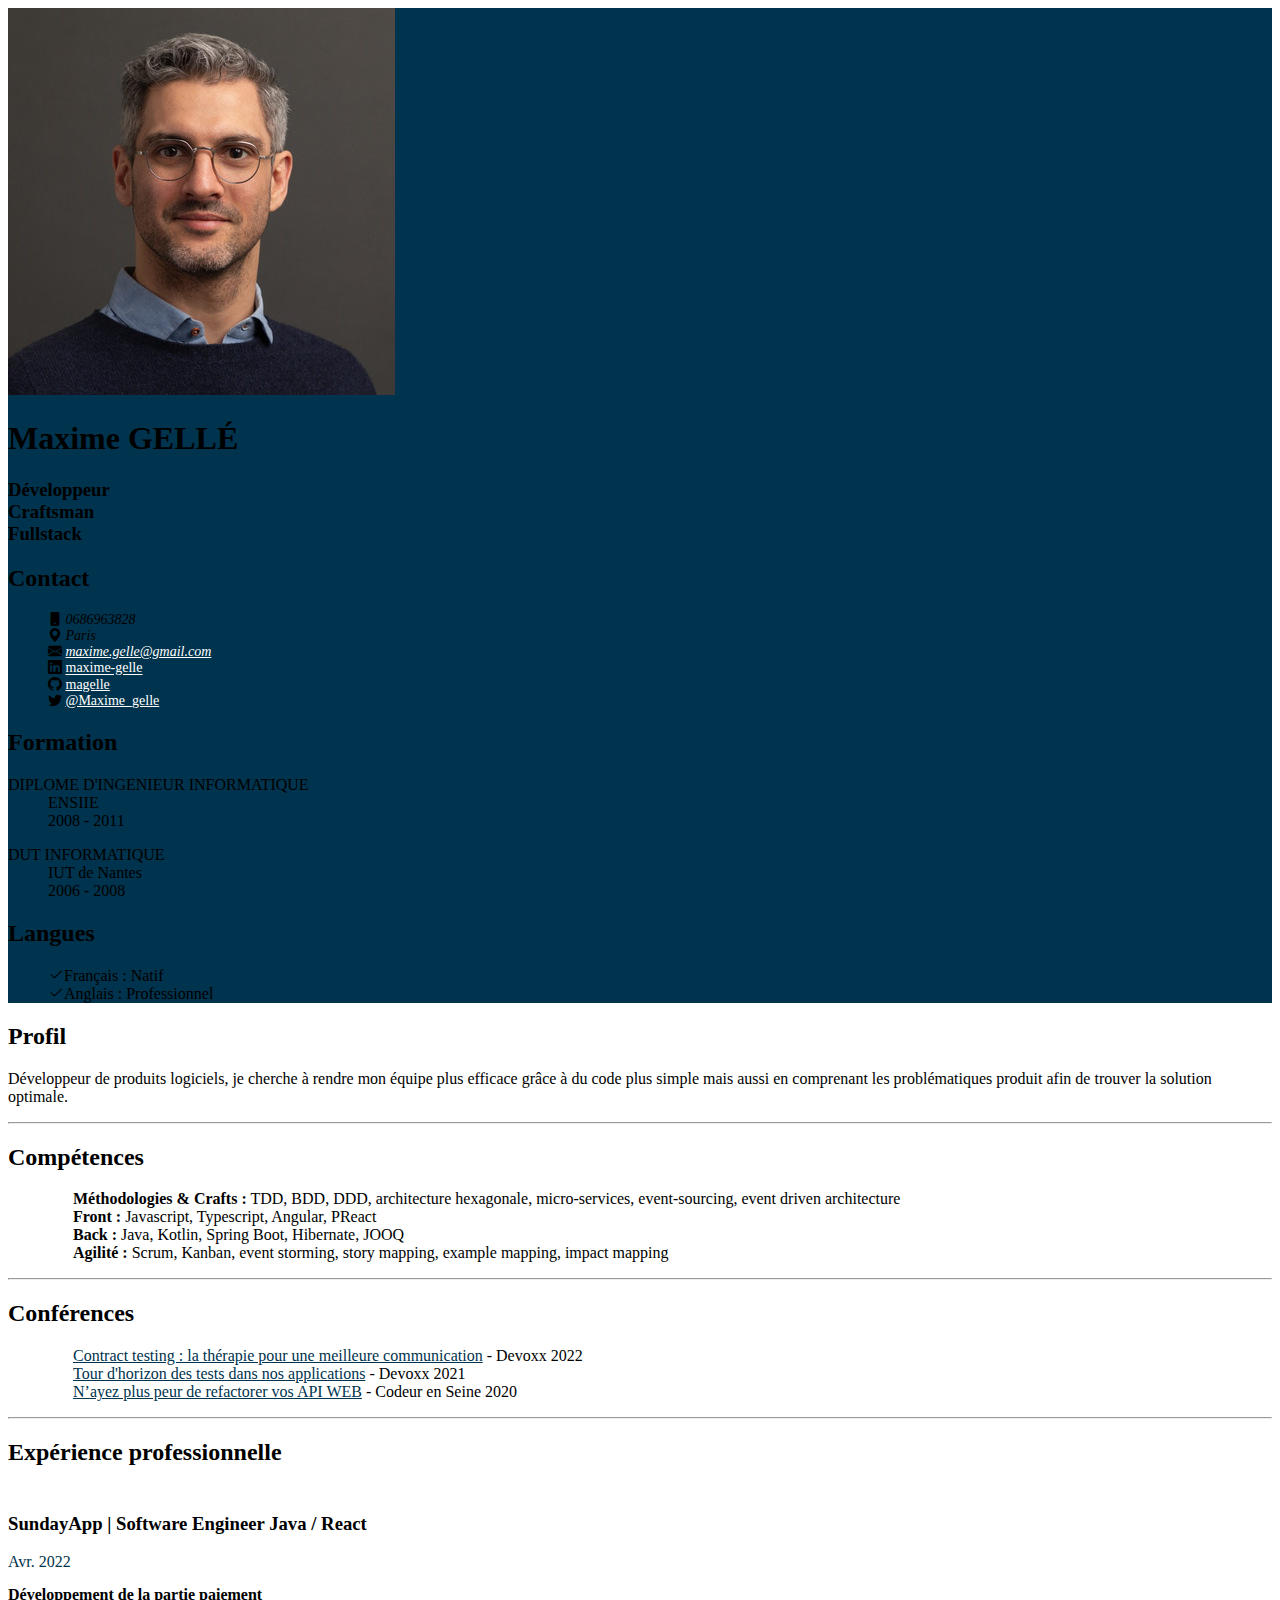
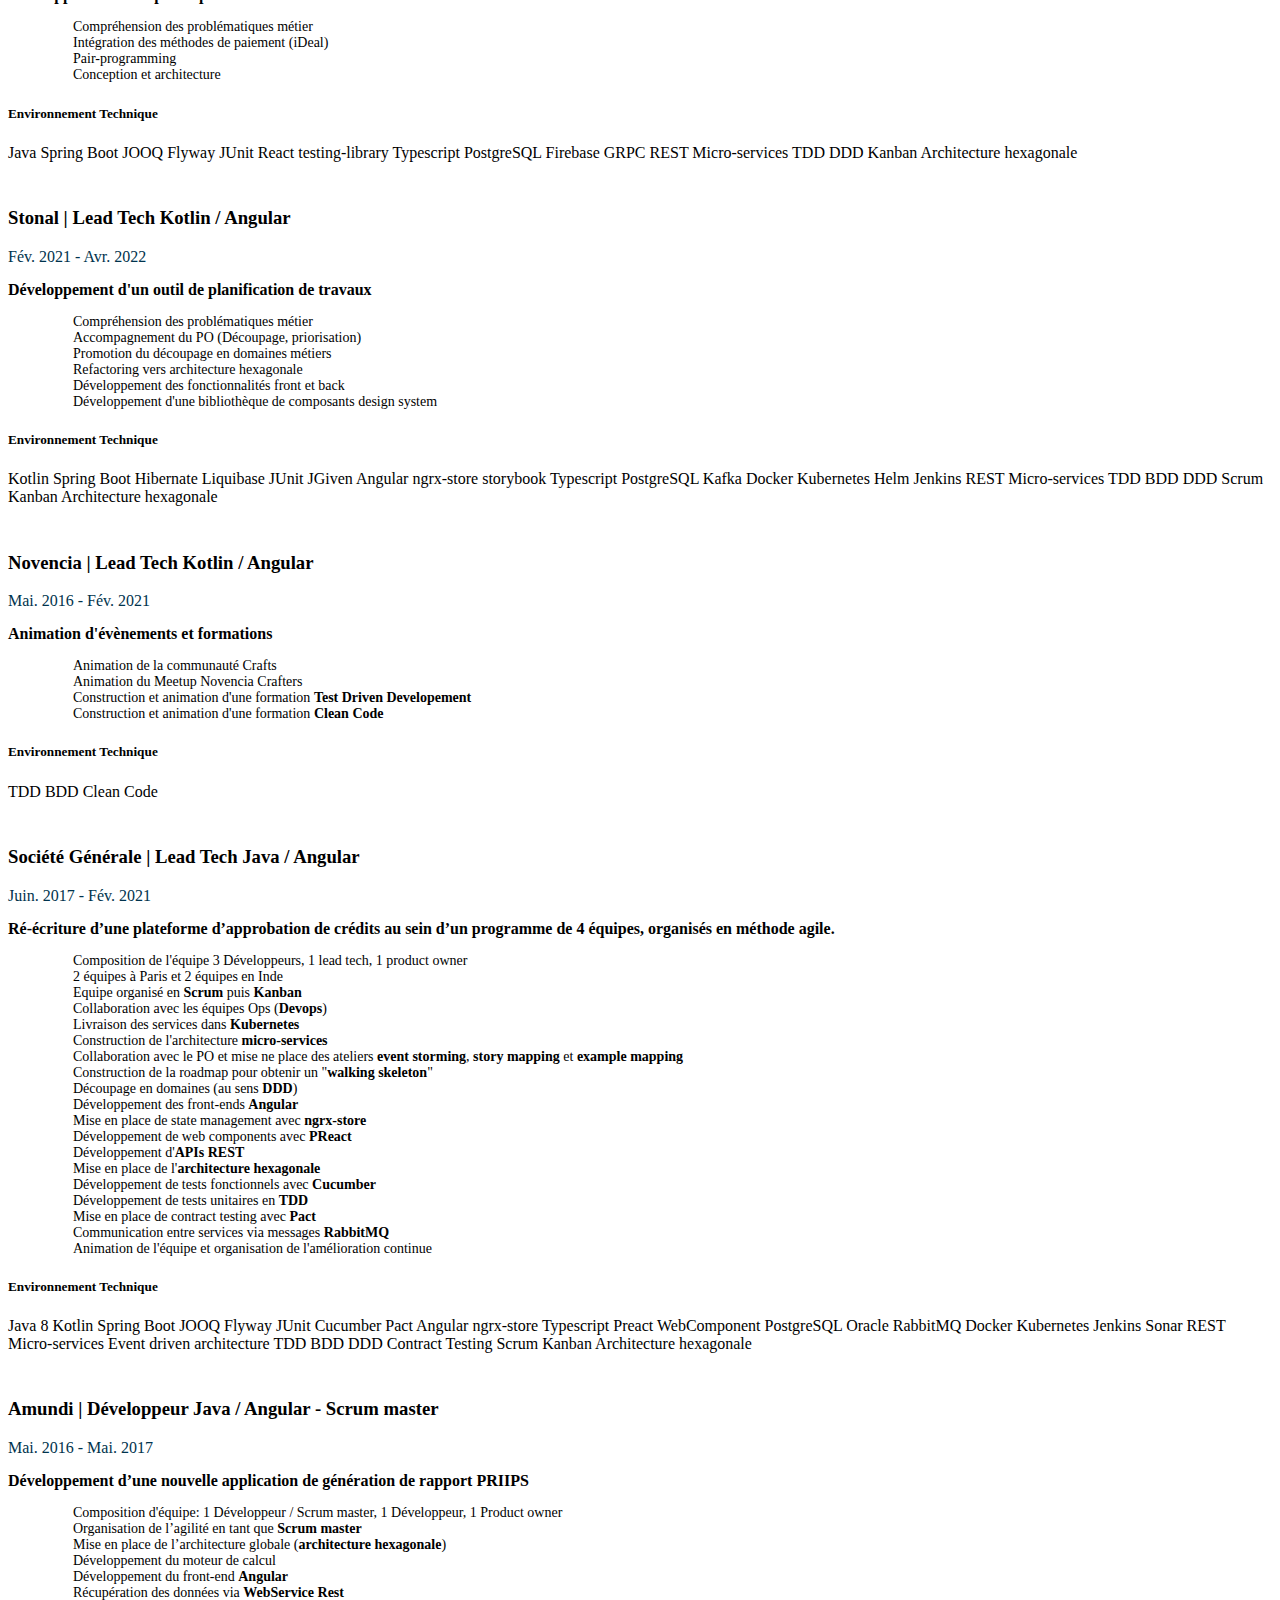
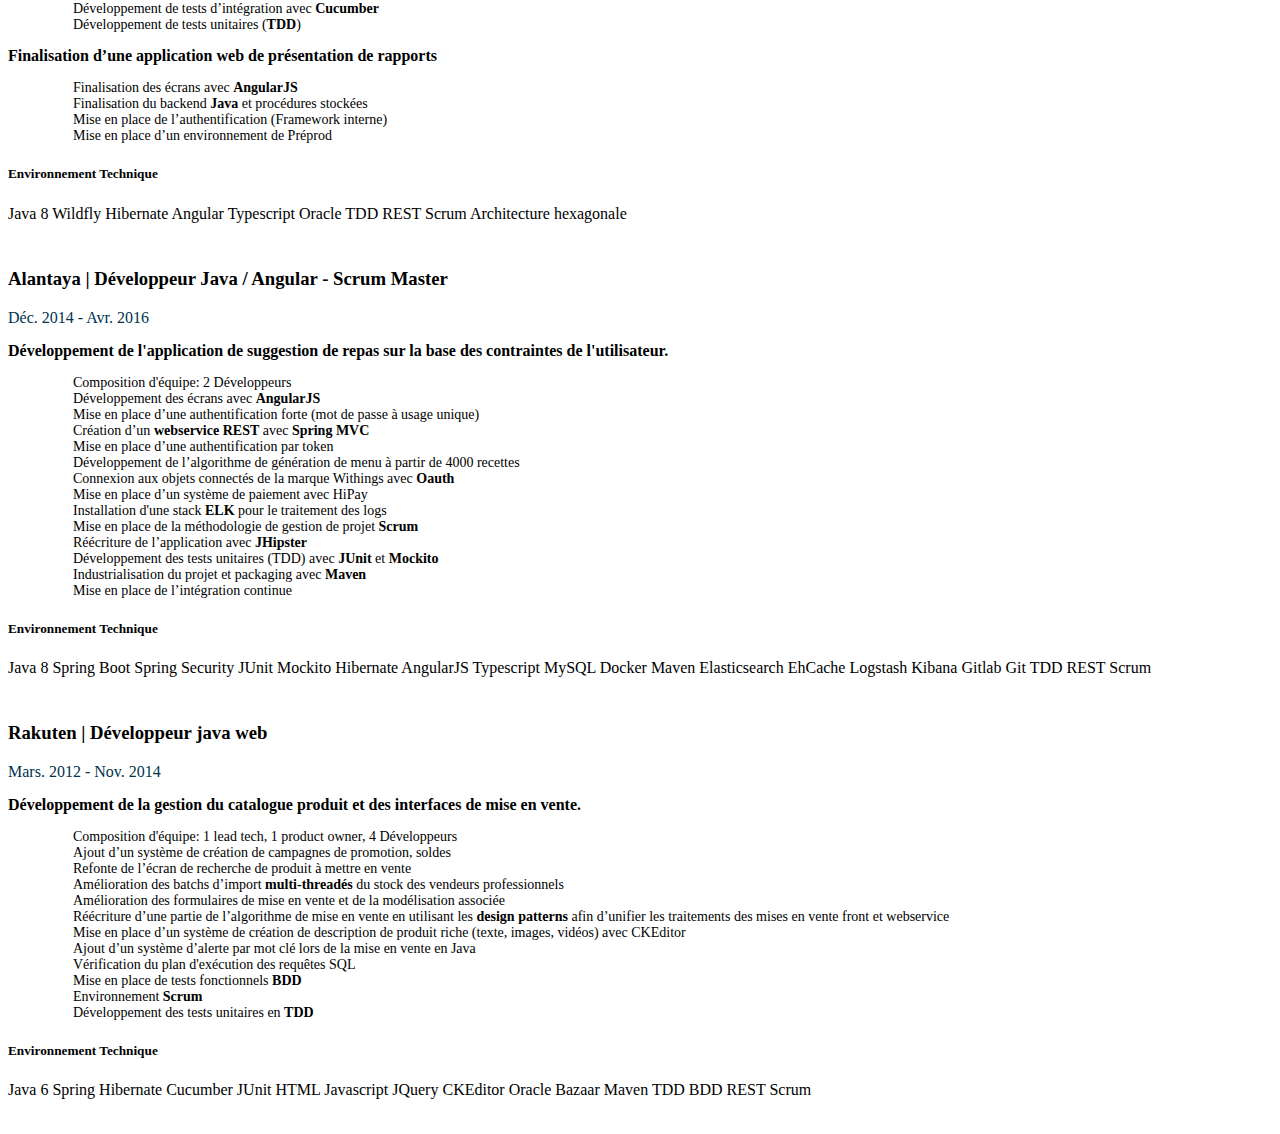
<file: index.html>
<!doctype html>
<html lang="fr">

<head>
  <meta charset="utf-8">
  <meta name="viewport" content="width=device-width, initial-scale=1">
  <link href="https://cdn.jsdelivr.net/npm/bootstrap@5.0.0-beta2/dist/css/bootstrap.min.css" rel="stylesheet"
    integrity="sha384-BmbxuPwQa2lc/FVzBcNJ7UAyJxM6wuqIj61tLrc4wSX0szH/Ev+nYRRuWlolflfl" crossorigin="anonymous">
  <link rel="stylesheet" href="https://cdn.jsdelivr.net/npm/bootstrap-icons@1.3.0/font/bootstrap-icons.css">
  <link rel="stylesheet" href="styles/index.css">

  <title>Maxime GELL&Eacute; - D&eacute;veloppeur craftsman</title>
</head>

<body>

  <div class="d-sm-flex flex-row flex-wrap container-lg p-0 h-100 bg-light">
    <div class="col-xs-12 col-sm-4 bg-primary text-white pt-5 side-bar">
      <div class="container-fluid">


        <div class="mx-auto w-50 h-50 photo">
          <img src="Maxime G_Feb22-33-WEB_2.jpg" class="ratio ratio-1x1 rounded-pill bg-secondary bg-gradient"
            alt="Maxime GELLE Portait">
        </div>

        <div class="d-flex flex-column m-4 gap-5 ">

          <div class="print-block">
            <h1>Maxime GELL&Eacute;</h1>
            <h3>D&eacute;veloppeur<br>Craftsman<br>Fullstack</h3>
          </div>

          <div class="print-block contact">
            <h2>Contact</h2>
            <dl>
              <dd><i class="bi bi-phone-fill">&nbsp;0686963828</i></dd>
              <dd><i class="bi bi-geo-alt-fill">&nbsp;Paris</i></dd>
              <dd><i class="bi bi-envelope-fill">&nbsp;<a
                    href="mailto:maxime.gelle@gmail.com">maxime.gelle@gmail.com</i></a></dd>
              <dd><i class="bi bi-linkedin"></i>&nbsp;<a href="http://www.linkedin.com/in/maxime-gelle">maxime-gelle</a>
              </dd>
              <dd><i class="bi bi-github"></i>&nbsp;<a href="https://github.com/magelle">magelle</a></dd>
              <dd><i class="bi bi-twitter"></i>&nbsp;<a href="https://twitter.com/Maxime_gelle">@Maxime_gelle</a></dd>
            </dl>
          </div>

          <div class="print-block">
            <h2>Formation</h2>
            <dl>
              <dt>DIPLOME D'INGENIEUR INFORMATIQUE</dt>
              <dd>ENSIIE</dd>
              <dd>2008 - 2011</dd>
            </dl>
            <dl>
              <dt>DUT INFORMATIQUE</dt>
              <dd>IUT de Nantes</dd>
              <dd>2006 - 2008</dd>
            </dl>
          </div>

          <div class="print-block">
            <h2>Langues</h2>
            <dl>
              <dd><i class="bi bi-check2"></i>Français : Natif</dt>
              <dd><i class="bi bi-check2"></i>Anglais : Professionnel</dt>
            </dl>
          </div>
        </div>
      </div>
    </div>

    <div class="col-xs-12 col-sm-8 p-4">
      <div class="print-block profil">
        <h2>Profil</h2>
        <p class="lead">Développeur de produits logiciels, 
          je cherche à rendre mon équipe plus efficace grâce à du code plus simple 
          mais aussi en comprenant les problématiques produit afin de trouver la solution optimale.</p>
      </div>

      <hr>

      <div class="print-block competences">
        <h2>Compétences</h2>
        <dl>
          <dd><b>Méthodologies & Crafts :</b> TDD, BDD, DDD, architecture hexagonale, micro-services, event-sourcing,
            event&nbsp;driven&nbsp;architecture
          </dd>
          <dd><b>Front :</b> Javascript, Typescript, Angular, PReact</dd>
          <dd><b>Back :</b> Java, Kotlin, Spring Boot, Hibernate, JOOQ</dd>
          <dd><b>Agilité :</b> Scrum, Kanban, event storming, story mapping, example mapping, impact mapping</dd>
        </dl>
      </div>


      <hr>

      <div class="print-block conferences">
        <h2>Conférences</h2>
        <dl>
          <dd>
            <a href="https://cfp.devoxx.fr/2022/talk/BEZ-2621/Contract_testing_:_la_therapie_pour_une_meilleure_communication">Contract testing : la thérapie pour une meilleure communication</a>
            - Devoxx 2022
          </dd>
            <dd>
              <a href="https://www.youtube.com/watch?v=AeuCcq_bCDw">Tour d'horizon des tests dans nos applications</a> - Devoxx 2021
            </dd>
            <dd>
              <a href="https://www.youtube.com/watch?v=AGDML8FLQKk">N’ayez plus peur de refactorer vos API WEB</a> - Codeur en Seine 2020
            </dd>
        </dl>
      </div>

      <hr>

      <div>
        <div class="print-block experience">
          <h2>Expérience professionnelle</h2>

          <div>
            <h3>SundayApp | Software Engineer Java / React</h3>
          </div>
          <div class="text-primary">Avr. 2022</div>
          <div class="description">
            <b>Développement de la partie paiement</b>
            <dl>
              <dd>Compréhension des problématiques métier</dd>
              <dd>Intégration des méthodes de paiement (iDeal)</dd>
              <dd>Pair-programming</dd>
              <dd>Conception et architecture</dd>
            </dl>
          </div>
          <div>
            <h5>Environnement Technique</h5>
            <span class="badge rounded-pill bg-secondary">Java</span>
            <span class="badge rounded-pill bg-secondary">Spring Boot</span>
            <span class="badge rounded-pill bg-secondary">JOOQ</span>
            <span class="badge rounded-pill bg-secondary">Flyway</span>
            <span class="badge rounded-pill bg-secondary">JUnit</span>
            <span class="badge rounded-pill bg-secondary">React</span>
            <span class="badge rounded-pill bg-secondary">testing-library</span>
            <span class="badge rounded-pill bg-secondary">Typescript</span>
            <span class="badge rounded-pill bg-secondary">PostgreSQL</span>
            <span class="badge rounded-pill bg-secondary">Firebase</span>
            <span class="badge rounded-pill bg-secondary">GRPC</span>
            <span class="badge rounded-pill bg-secondary">REST</span>
            <span class="badge rounded-pill bg-secondary">Micro-services</span>
            <span class="badge rounded-pill bg-secondary">TDD</span>
            <span class="badge rounded-pill bg-secondary">DDD</span>
            <span class="badge rounded-pill bg-secondary">Kanban</span>
            <span class="badge rounded-pill bg-secondary">Architecture hexagonale</span>
          </div>
        </div>

        <div class="print-block experience">
          <div>
            <h3>Stonal | Lead Tech Kotlin / Angular</h3>
          </div>
          <div class="text-primary">Fév. 2021 - Avr. 2022</div>
          <div class="description">
            <b>Développement d'un outil de planification de travaux</b>
            <dl>
              <dd>Compréhension des problématiques métier</dd>
              <dd>Accompagnement du PO (Découpage, priorisation)</dd>
              <dd>Promotion du découpage en domaines métiers</dd>
              <dd>Refactoring vers architecture hexagonale</dd>
              <dd>Développement des fonctionnalités front et back</dd>
              <dd>Développement d'une bibliothèque de composants design system</dd>
            </dl>
          </div>
          <div>
            <h5>Environnement Technique</h5>
            <span class="badge rounded-pill bg-secondary">Kotlin</span>
            <span class="badge rounded-pill bg-secondary">Spring Boot</span>
            <span class="badge rounded-pill bg-secondary">Hibernate</span>
            <span class="badge rounded-pill bg-secondary">Liquibase</span>
            <span class="badge rounded-pill bg-secondary">JUnit</span>
            <span class="badge rounded-pill bg-secondary">JGiven</span>
            <span class="badge rounded-pill bg-secondary">Angular</span>
            <span class="badge rounded-pill bg-secondary">ngrx-store</span>
            <span class="badge rounded-pill bg-secondary">storybook</span>
            <span class="badge rounded-pill bg-secondary">Typescript</span>
            <span class="badge rounded-pill bg-secondary">PostgreSQL</span>
            <span class="badge rounded-pill bg-secondary">Kafka</span>
            <span class="badge rounded-pill bg-secondary">Docker</span>
            <span class="badge rounded-pill bg-secondary">Kubernetes</span>
            <span class="badge rounded-pill bg-secondary">Helm</span>
            <span class="badge rounded-pill bg-secondary">Jenkins</span>
            <span class="badge rounded-pill bg-secondary">REST</span>
            <span class="badge rounded-pill bg-secondary">Micro-services</span>
            <span class="badge rounded-pill bg-secondary">TDD</span>
            <span class="badge rounded-pill bg-secondary">BDD</span>
            <span class="badge rounded-pill bg-secondary">DDD</span>
            <span class="badge rounded-pill bg-secondary">Scrum</span>
            <span class="badge rounded-pill bg-secondary">Kanban</span>
            <span class="badge rounded-pill bg-secondary">Architecture hexagonale</span>
          </div>
        </div>

        <div class="print-block experience">
          <div>
            <h3>Novencia | Lead Tech Kotlin / Angular</h3>
          </div>
          <div class="text-primary">Mai. 2016 - Fév. 2021</div>
          <div class="description">
            <b>Animation d'évènements et formations</b>
            <dl>
              <dd>Animation de la communauté Crafts</dd>
              <dd>Animation du Meetup Novencia Crafters</dd>
              <dd>Construction et animation d'une formation <b>Test Driven Developement</b></dd>
              <dd>Construction et animation d'une formation <b>Clean Code</b></dd>
            </dl>
          </div>
          <div>
            <h5>Environnement Technique</h5>
            <span class="badge rounded-pill bg-secondary">TDD</span>
            <span class="badge rounded-pill bg-secondary">BDD</span>
            <span class="badge rounded-pill bg-secondary">Clean Code</span>
          </div>
        </div>

        <div class="print-block experience">
          <div>
            <h3>Société Générale | Lead Tech Java / Angular</h3>
          </div>
          <div class="text-primary">Juin. 2017 - Fév. 2021</div>
          <div class="description">
            <b>Ré-écriture d’une plateforme d’approbation de crédits au sein
              d’un programme de 4 équipes, organisés en méthode agile.</b>
            <dl>
              <dd>Composition de l'équipe 3 Développeurs, 1 lead tech, 1 product owner</dd>
              <dd>2 équipes à Paris et 2 équipes en Inde</dd>
              <dd>Equipe organisé en <b>Scrum</b> puis <b>Kanban</b></dd>
              <dd>Collaboration avec les équipes Ops (<b>Devops</b>)</dd>
              <dd>Livraison des services dans <b>Kubernetes</b></dd>
              <dd>Construction de l'architecture <b>micro-services</b></dd>
              <dd>Collaboration avec le PO et mise ne place des ateliers <b>event storming</b>, <b>story mapping</b> et
                <b>example mapping</b></dd>
              <dd>Construction de la roadmap pour obtenir un "<b>walking skeleton</b>"</dd>
              <dd>Découpage en domaines (au sens <b>DDD</b>)</dd>
              <dd>Développement des front-ends <b>Angular</b></dd>
              <dd>Mise en place de state management avec <b>ngrx-store</b></dd>
              <dd>Développement de web components avec <b>PReact</b></dd>
              <dd>Développement d'<b>APIs REST</b></dd>
              <dd>Mise en place de l'<b>architecture hexagonale</b></dd>
              <dd>Développement de tests fonctionnels avec <b>Cucumber</b></dd>
              <dd>Développement de tests unitaires en <b>TDD</b></dd>
              <dd>Mise en place de contract testing avec <b>Pact</b></dd>
              <dd>Communication entre services via messages <b>RabbitMQ</b></dd>
              <dd>Animation de l'équipe et organisation de l'amélioration continue</dd>
            </dl>
          </div>
          <div>
            <h5>Environnement Technique</h5>
            <span class="badge rounded-pill bg-secondary">Java 8</span>
            <span class="badge rounded-pill bg-secondary">Kotlin</span>
            <span class="badge rounded-pill bg-secondary">Spring Boot</span>
            <span class="badge rounded-pill bg-secondary">JOOQ</span>
            <span class="badge rounded-pill bg-secondary">Flyway</span>
            <span class="badge rounded-pill bg-secondary">JUnit</span>
            <span class="badge rounded-pill bg-secondary">Cucumber</span>
            <span class="badge rounded-pill bg-secondary">Pact</span>
            <span class="badge rounded-pill bg-secondary">Angular</span>
            <span class="badge rounded-pill bg-secondary">ngrx-store</span>
            <span class="badge rounded-pill bg-secondary">Typescript</span>
            <span class="badge rounded-pill bg-secondary">Preact</span>
            <span class="badge rounded-pill bg-secondary">WebComponent</span>
            <span class="badge rounded-pill bg-secondary">PostgreSQL</span>
            <span class="badge rounded-pill bg-secondary">Oracle</span>
            <span class="badge rounded-pill bg-secondary">RabbitMQ</span>
            <span class="badge rounded-pill bg-secondary">Docker</span>
            <span class="badge rounded-pill bg-secondary">Kubernetes</span>
            <span class="badge rounded-pill bg-secondary">Jenkins</span>
            <span class="badge rounded-pill bg-secondary">Sonar</span>
            <span class="badge rounded-pill bg-secondary">REST</span>
            <span class="badge rounded-pill bg-secondary">Micro-services</span>
            <span class="badge rounded-pill bg-secondary">Event driven architecture</span>
            <span class="badge rounded-pill bg-secondary">TDD</span>
            <span class="badge rounded-pill bg-secondary">BDD</span>
            <span class="badge rounded-pill bg-secondary">DDD</span>
            <span class="badge rounded-pill bg-secondary">Contract Testing</span>
            <span class="badge rounded-pill bg-secondary">Scrum</span>
            <span class="badge rounded-pill bg-secondary">Kanban</span>
            <span class="badge rounded-pill bg-secondary">Architecture hexagonale</span>
          </div>
        </div>

        <div class="print-block experience page-break">
          <div>
            <h3>Amundi | Développeur Java / Angular - Scrum master</h3>
          </div>
          <div class="text-primary">Mai. 2016 - Mai. 2017</div>
          <div class="description">
            <b>Développement d’une nouvelle application de génération de rapport PRIIPS</b>
            <dl>
              <dd>Composition d'équipe: 1 Développeur / Scrum master, 1 Développeur, 1 Product owner</dd>
              <dd>Organisation de l’agilité en tant que <b>Scrum master</b></dd>
              <dd>Mise en place de l’architecture globale (<b>architecture hexagonale</b>)</dd>
              <dd>Développement du moteur de calcul</dd>
              <dd>Développement du front-end <b>Angular</b></dd>
              <dd>Récupération des données via <b>WebService Rest</b></dd>
              <dd>Développement de tests d’intégration avec <b>Cucumber</b></dd>
              <dd>Développement de tests unitaires (<b>TDD</b>)</dd>
            </dl>
            <b>Finalisation d’une application web de présentation de rapports</b>
            <dl>
              <dd>Finalisation des écrans avec <b>AngularJS</b></dd>
              <dd>Finalisation du backend <b>Java</b> et procédures stockées</dd>
              <dd>Mise en place de l’authentification (Framework interne)</dd>
              <dd>Mise en place d’un environnement de Préprod</dd>
            </dl>
          </div>
          <div>
            <h5>Environnement Technique</h5>
            <span class="badge rounded-pill bg-secondary">Java 8</span>
            <span class="badge rounded-pill bg-secondary">Wildfly</span>
            <span class="badge rounded-pill bg-secondary">Hibernate</span>
            <span class="badge rounded-pill bg-secondary">Angular</span>
            <span class="badge rounded-pill bg-secondary">Typescript</span>
            <span class="badge rounded-pill bg-secondary">Oracle</span>
            <span class="badge rounded-pill bg-secondary">TDD</span>
            <span class="badge rounded-pill bg-secondary">REST</span>
            <span class="badge rounded-pill bg-secondary">Scrum</span>
            <span class="badge rounded-pill bg-secondary">Architecture hexagonale</span>
          </div>
        </div>

        <div class="print-block experience">
          <div>
            <h3>Alantaya | Développeur Java / Angular - Scrum Master</h3>
          </div>
          <div class="text-primary">Déc. 2014 - Avr. 2016</div>
          <div class="description">
            <b>Développement de l'application de suggestion de repas sur la base des contraintes de l'utilisateur.</b>
            <dl>
              <dd>Composition d'équipe: 2 Développeurs</dd>
              <dd>Développement des écrans avec <b>AngularJS</b></dd>
              <dd>Mise en place d’une authentification forte (mot de passe à usage unique)</dd>
              <dd>Création d’un <b>webservice REST</b> avec <b>Spring MVC</b></dd>
              <dd>Mise en place d’une authentification par token</dd>
              <dd>Développement de l’algorithme de génération de menu à partir de 4000 recettes</dd>
              <dd>Connexion aux objets connectés de la marque Withings avec <b>Oauth</b></dd>
              <dd>Mise en place d’un système de paiement avec HiPay</dd>
              <dd>Installation d'une stack <b>ELK</b> pour le traitement des logs</dd>
              <dd>Mise en place de la méthodologie de gestion de projet <b>Scrum</b></dd>
              <dd>Réécriture de l’application avec <b>JHipster</b></dd>
              <dd>Développement des tests unitaires (TDD) avec <b>JUnit</b> et <b>Mockito</b></dd>
              <dd>Industrialisation du projet et packaging avec <b>Maven</b></dd>
              <dd>Mise en place de l’intégration continue</dd>
            </dl>
          </div>
          <div>
            <h5>Environnement Technique</h5>
          </div>
          <span class="badge rounded-pill bg-secondary">Java 8</span>
          <span class="badge rounded-pill bg-secondary">Spring Boot</span>
          <span class="badge rounded-pill bg-secondary">Spring Security</span>
          <span class="badge rounded-pill bg-secondary">JUnit</span>
          <span class="badge rounded-pill bg-secondary">Mockito</span>
          <span class="badge rounded-pill bg-secondary">Hibernate</span>
          <span class="badge rounded-pill bg-secondary">AngularJS</span>
          <span class="badge rounded-pill bg-secondary">Typescript</span>
          <span class="badge rounded-pill bg-secondary">MySQL</span>
          <span class="badge rounded-pill bg-secondary">Docker</span>
          <span class="badge rounded-pill bg-secondary">Maven</span>
          <span class="badge rounded-pill bg-secondary">Elasticsearch</span>
          <span class="badge rounded-pill bg-secondary">EhCache</span>
          <span class="badge rounded-pill bg-secondary">Logstash</span>
          <span class="badge rounded-pill bg-secondary">Kibana</span>
          <span class="badge rounded-pill bg-secondary">Gitlab</span>
          <span class="badge rounded-pill bg-secondary">Git</span>
          <span class="badge rounded-pill bg-secondary">TDD</span>
          <span class="badge rounded-pill bg-secondary">REST</span>
          <span class="badge rounded-pill bg-secondary">Scrum</span>
        </div>

        <div class="print-block experience">
          <div>
            <h3>Rakuten | Développeur java web</h3>
          </div>
          <div class="text-primary">Mars. 2012 - Nov. 2014</div>
          <div class="description">
            <b>Développement de la gestion du catalogue produit et des interfaces de mise en vente.</b>
            <dl>
              <dd>Composition d'équipe: 1 lead tech, 1 product owner, 4 Développeurs</dd>
              <dd>Ajout d’un système de création de campagnes de promotion, soldes</dd>
              <dd>Refonte de l’écran de recherche de produit à mettre en vente</dd>
              <dd>Amélioration des batchs d’import <b>multi-threadés</b> du stock des vendeurs professionnels</dd>
              <dd>Amélioration des formulaires de mise en vente et de la modélisation associée</dd>
              <dd>Réécriture d’une partie de l’algorithme de mise en vente en utilisant les <b>design patterns</b> afin
                d’unifier les traitements des mises en vente front et webservice</dd>
              <dd>Mise en place d’un système de création de description de produit riche (texte, images, vidéos) avec
                CKEditor</dd>
              <dd>Ajout d’un système d’alerte par mot clé lors de la mise en vente en Java</dd>
              <dd>Vérification du plan d'exécution des requêtes SQL</dd>
              <dd>Mise en place de tests fonctionnels <b>BDD</b></dd>
              <dd>Environnement <b>Scrum</b></dd>
              <dd>Développement des tests unitaires en <b>TDD</b></dd>
            </dl>
          </div>
          <div>
            <h5>Environnement Technique</h5>
            <span class="badge rounded-pill bg-secondary">Java 6</span>
            <span class="badge rounded-pill bg-secondary">Spring</span>
            <span class="badge rounded-pill bg-secondary">Hibernate</span>
            <span class="badge rounded-pill bg-secondary">Cucumber</span>
            <span class="badge rounded-pill bg-secondary">JUnit</span>
            <span class="badge rounded-pill bg-secondary">HTML</span>
            <span class="badge rounded-pill bg-secondary">Javascript</span>
            <span class="badge rounded-pill bg-secondary">JQuery</span>
            <span class="badge rounded-pill bg-secondary">CKEditor</span>
            <span class="badge rounded-pill bg-secondary">Oracle</span>
            <span class="badge rounded-pill bg-secondary">Bazaar</span>
            <span class="badge rounded-pill bg-secondary">Maven</span>
            <span class="badge rounded-pill bg-secondary">TDD</span>
            <span class="badge rounded-pill bg-secondary">BDD</span>
            <span class="badge rounded-pill bg-secondary">REST</span>
            <span class="badge rounded-pill bg-secondary">Scrum</span>
          </div>
        </div>

      </div>

    </div>
  </div>

  <script src="https://cdn.jsdelivr.net/npm/bootstrap@5.0.0-beta2/dist/js/bootstrap.bundle.min.js"
    integrity="sha384-b5kHyXgcpbZJO/tY9Ul7kGkf1S0CWuKcCD38l8YkeH8z8QjE0GmW1gYU5S9FOnJ0"
    crossorigin="anonymous"></script>
</body>

</html>
</file>
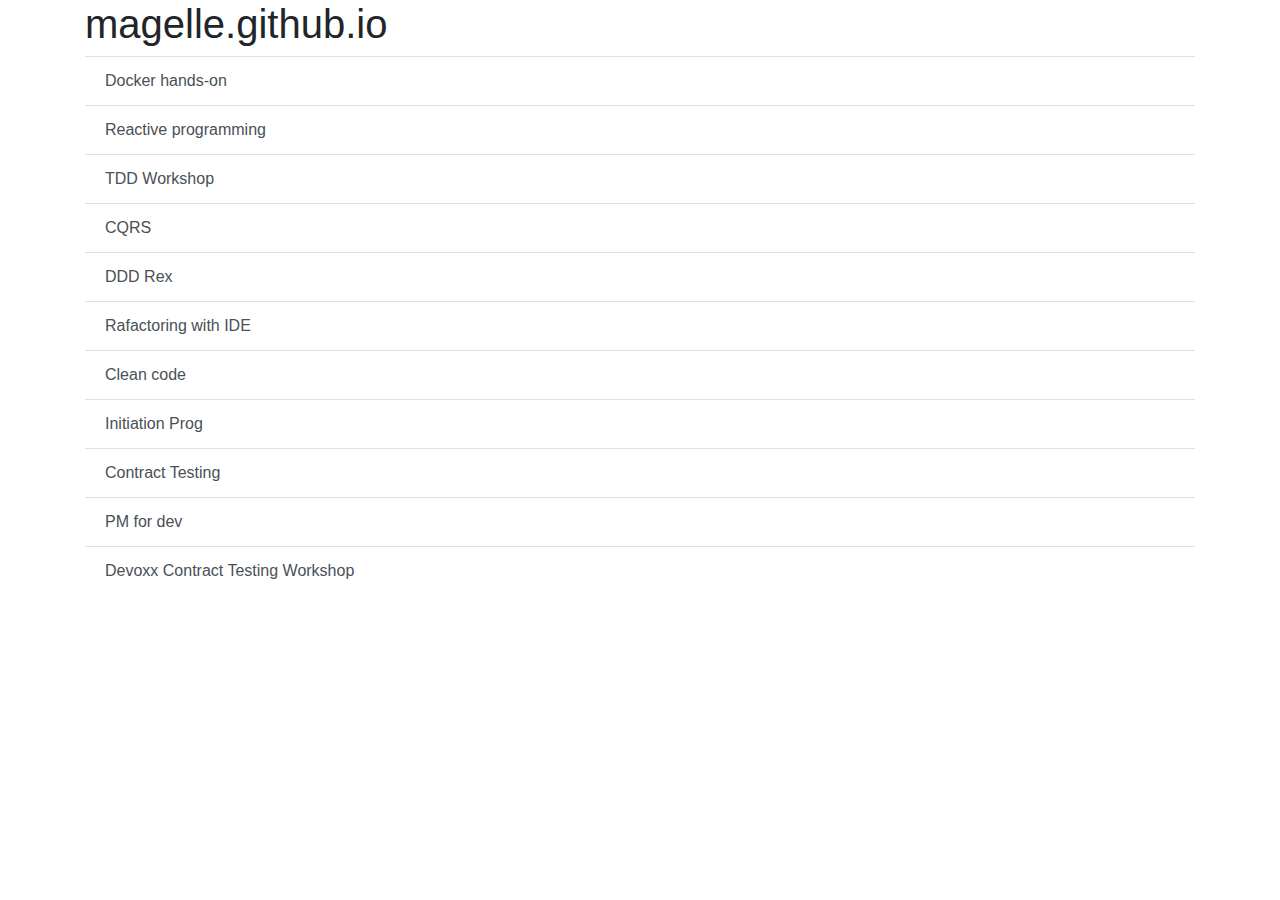
<file: prez/index.html>
<!doctype html>
<html lang="en">

<head>
    <!-- Required meta tags -->
    <meta charset="utf-8">
    <meta name="viewport" content="width=device-width, initial-scale=1, shrink-to-fit=no">

    <!-- Bootstrap CSS -->
    <link rel="stylesheet" href="https://stackpath.bootstrapcdn.com/bootstrap/4.3.1/css/bootstrap.min.css"
        integrity="sha384-ggOyR0iXCbMQv3Xipma34MD+dH/1fQ784/j6cY/iJTQUOhcWr7x9JvoRxT2MZw1T" crossorigin="anonymous">

    <title>magelle.github.io</title>
</head>

<body>
    <div class="container">
        <h1>magelle.github.io</h1>
        <div class="list-group list-group-flush">
            <a class="list-group-item list-group-item-action" href="/prez/docker-hands-on/">
                Docker hands-on
            </a>
            <a class="list-group-item list-group-item-action" href="/prez/prog-reactive/">
                Reactive programming
            </a>
            <a class="list-group-item list-group-item-action" href="/prez/tdd-workshop/">
                TDD Workshop
            </a>
            <a class="list-group-item list-group-item-action" href="/prez/CQRS/">
                CQRS
            </a>
            <a class="list-group-item list-group-item-action" href="/prez/ddd-rex/">
                DDD Rex
            </a>
            <a class="list-group-item list-group-item-action" href="/prez/refactoring-with-ide/">
                Rafactoring with IDE
            </a>
            <a class="list-group-item list-group-item-action" href="/prez/clean-code/index.html">
                Clean code
            </a>
            <a class="list-group-item list-group-item-action" href="/prez/initiation-prog/index.html">
                Initiation Prog
            </a>
	        <a class="list-group-item list-group-item-action" href="/prez/contract-testing-prez/index.html">
                Contract Testing
            </a>
            <a class="list-group-item list-group-item-action" href="/prez/pm-for-dev/index.html">
                PM for dev
            </a>
            <a class="list-group-item list-group-item-action" href="/prez/contract-testing-workshop/index.html">
                Devoxx Contract Testing Workshop
            </a>
        </div>
    </div>

    <!-- Optional JavaScript -->
    <!-- jQuery first, then Popper.js, then Bootstrap JS -->
    <script src="https://code.jquery.com/jquery-3.3.1.slim.min.js"
        integrity="sha384-q8i/X+965DzO0rT7abK41JStQIAqVgRVzpbzo5smXKp4YfRvH+8abtTE1Pi6jizo"
        crossorigin="anonymous"></script>
    <script src="https://cdnjs.cloudflare.com/ajax/libs/popper.js/1.14.7/umd/popper.min.js"
        integrity="sha384-UO2eT0CpHqdSJQ6hJty5KVphtPhzWj9WO1clHTMGa3JDZwrnQq4sF86dIHNDz0W1"
        crossorigin="anonymous"></script>
    <script src="https://stackpath.bootstrapcdn.com/bootstrap/4.3.1/js/bootstrap.min.js"
        integrity="sha384-JjSmVgyd0p3pXB1rRibZUAYoIIy6OrQ6VrjIEaFf/nJGzIxFDsf4x0xIM+B07jRM"
        crossorigin="anonymous"></script>
</body>

</html>
</file>
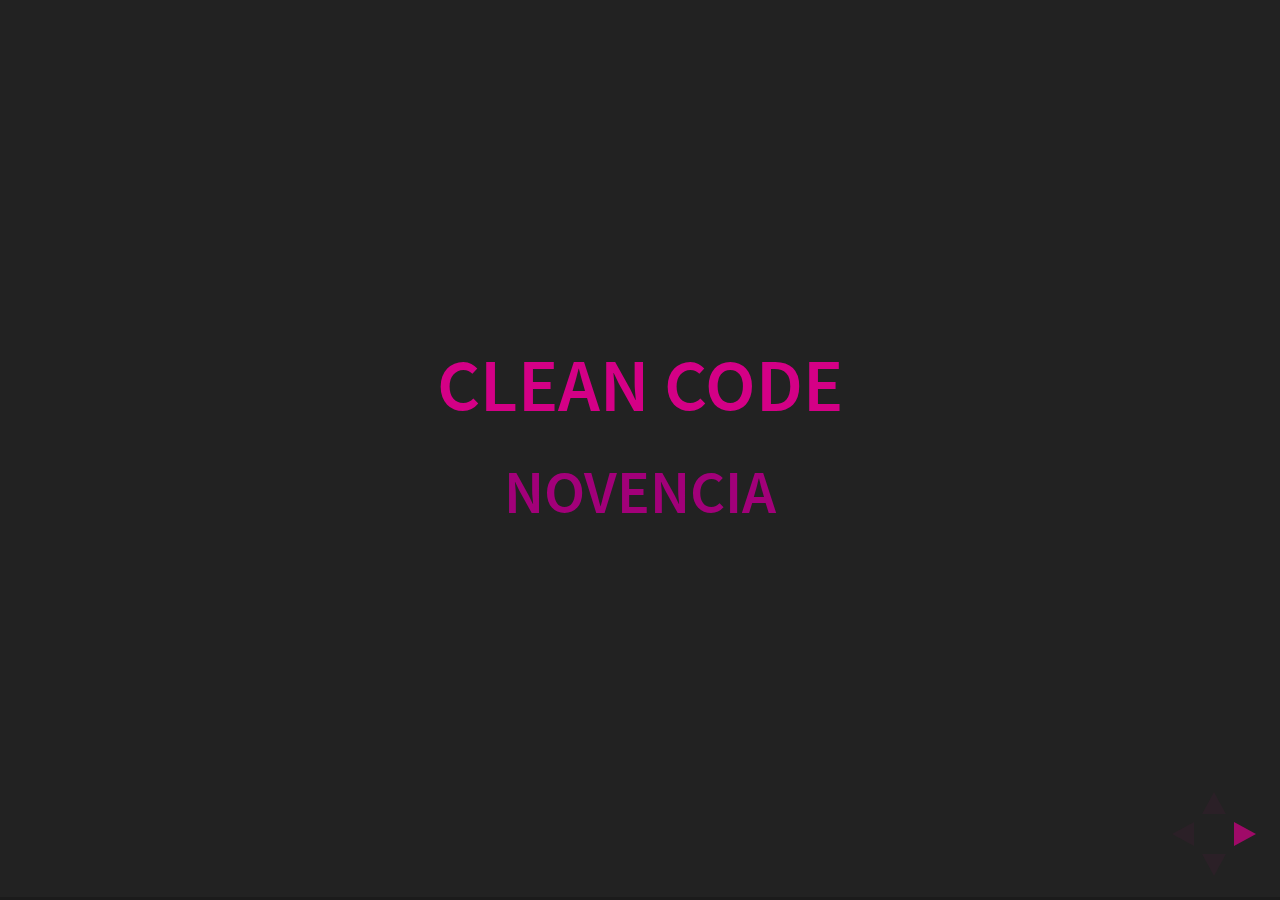
<file: prez/clean-code/index.html>
<!-- Site built using grunt includes! -->
<!doctype html>
<html>

<head>
    <meta charset="utf-8">
    <meta name="viewport" content="width=device-width, initial-scale=1.0, maximum-scale=1.0, user-scalable=no">

    <title>Clean code</title>

    <link rel="stylesheet" href="css/reveal.css">
    <link rel="stylesheet" href="css/theme/novencia.css">

    <!-- Theme used for syntax highlighting of code -->
    <link rel="stylesheet" href="lib/css/zenburn.css">

    <!-- Printing and PDF exports -->
    <script>
        var link = document.createElement('link');
        link.rel = 'stylesheet';
        link.type = 'text/css';
        link.href = window.location.search.match(/print-pdf/gi) ? 'css/print/pdf.css' : 'css/print/paper.css';
        document.getElementsByTagName('head')[0].appendChild(link);
    </script>
</head>
<!--
    Formation Clean code
    
    Quelle est l'obectif
    - présenter
     - Les problèmes résolus
     - Les portes ouvertes
    - Donner envie
     - De commencer
     - De creuser
    - guider
     - Vers ce qui est applicable tout de suite
     - Vers ce que je dois creuser

    Sujets à aborder :
    La conception (KISS, SLAP, SOLID, ...)
    Les pratiques (Pair programming, relecture, ...)

    Conseil :
    - par quoi commencer
    - comment le mettre en place

    Donner des pistes de sujets à creuser : 
    DDD
    Harchitecture hexagonale
    design pattern

    -->

<body>
    <div class="reveal">
        <div class="slides">
            <!-- Site built using grunt includes! -->
            <!-- Site built using grunt includes! -->
            <section>
                <h2>Clean code</h2>
                <h3>Novencia</h3>
            </section>
            <section>
                <h2>Clean code, Bad code</h2>
                <h3 class="fragment fade-in">C'est quoi le mauvais code ?</h3>
            </section>
            <section>
                <blockquote>No matter how slow you are writing clean code, you will always be slower if you make a mess.</blockquote>
                Uncle Bob Martin
                <aside class="notes">
                    <ul>
                        <li>Auteur de nombreux livres : clean code, clean coder, clean architecture, ...</li>
                        <li>Signataire manifest Agile</li>
                    </ul>
                </aside>
            </section>
            <section>
                <h3>Déroulé</h3>
                <ul>
                    <li>Coder proprement</li>
                    <li>Designer proprement</li>
                    <li>Devenir un clean codeur</li>
                    <li>Les outils pour vous aider</li>
                    <li>La pratique</li>
                </ul>
            </section>
            <section>
                <h2>Coder proprement</h2>
            </section>
            <section>
                <h3>Le nommage</h3>
                <section>
                    <b>Significatif</b>
                    <pre><code>compute()</code></pre>
                    préférer
                    <pre><code>getCartPrice()</code></pre> 
                </section>
                <section>
                    <b>Eviter les codes, acronymes</b>
                    <pre><code>psp</code></pre>
                    préférer
                    <pre><code>paymentSystemProvider</code></pre> 
                </section>
                <section>
                    <b>Distinctions</b>
                    <pre><code>price, preTaxPrice</code></pre>
                    préférer
                    <pre><code>taxInclusivePrice, preTaxPrice</code></pre> 
                </section>
                <section>
                    <b>Un mot par concept</b>
                    <pre><code>ShoppingList, ShoppingItems, ItemsToBuy, items, ...</code></pre>
                    préférer
                    <pre><code>Cart</code></pre>
                </section>
                <section>
                    <b>Choisir des noms du métier</b>
                    <pre><code>User</code></pre>
                    préférer
                    <pre><code>Buyer, Seller</code></pre>
                </section>
                <section>
                    <p>Rendre le code expressif</p>
                    <br/>
                    <blockquote>Et si j'était nouveau ?</blockquote>
                </section>
            </section>
            <section>
                <section>
                    <b>Fonctions courtes</b>
                        <pre><code>public void updateQuality() {
            for (int i = 0; i < items.length; i++) {
                if (!items[i].name.equals("Aged Brie")
                        && !items[i].name.equals("Backstage passes to a TAFKAL80ETC concert")) {
                    if (items[i].quality > 0) {
                        if (!items[i].name.equals("Sulfuras, Hand of Ragnaros")) {
                            items[i].quality = items[i].quality - 1;
                        }
                    }
                } else {
                    if (items[i].quality < 50) {
                        items[i].quality = items[i].quality + 1;

                        if (items[i].name.equals("Backstage passes to a TAFKAL80ETC concert")) {
                            if (items[i].sellIn < 11) {
                                if (items[i].quality < 50) {
                                    items[i].quality = items[i].quality + 1;
                                }
                            }

                            if (items[i].sellIn < 6) {
                                if (items[i].quality < 50) {
                    ...</code></pre>        
                            préférer
                    <pre><code>public void updateQuality() {
                Arrays.stream(items).forEach(item ->
                    updateQuality(item)
                )
            }</code></pre>
                </section>
                <section>
                    <b>Fonction : un seul objectif</b>
                    <pre><code>public void sendGreetings(String fileName, Date Date, String smtpHost, int smtpPort) {
                BufferedReader in = new BufferedReader(new FileReader(fileName));
                String str = "";
                str = in.readLine(); // skip header
                while ((str = in.readLine()) != null) {
                    // Read customers
                    String[] customerData = str.split(", ");
                    Customer customer = new Customer(customerData[1], customerData[0],customerData[2], customerData[3]);
                    if (customer.isBirthday(date)) {
                        // Send mail
                        String recipient = customer.getEmail();
                        String body = "Happy Birthday, dear %NAME%".replace("%NAME%", customer.getFirstName());
                        String subject = "Happy Birthday!";
                        sendMessage(smtpHost, smtpPort, "sender@here.com",
                        subject, body, recipient);
                    }
                }
            }</code></pre>
            préférer
            <pre><code>public void sendGreetings(Date date, List&lt;Customer&gt; customers ) {
                    for(Customer customer : customers) {
                        if (customer.isBirthday(date))
                            messageService.sendBirthdayGreetingsMessage(customer);
                    }
                }</code></pre>
                </section>
                <section>
                    <b>Function : Un niveau d'abstraction (SLAP)</b>
                    <pre><code>public void sendGreetings(Date date, String smtpHost, int smtpPort)  {
                Connection conn = DriverManager.getConnection(url, user, passwd);
                Statement state = conn.createStatement();
                ResultSet result = state.executeQuery("SELECT email, firstname, lastname, birthday FROM customer");
                while(result.next()){
                    // Read customers
                    Customer customer = new Customer(result.getString("email"), result.getString("firstname"), result.getString("lastname"), result.getTimestamp("birthdate"));
                    if (customer.isBirthday(date)) {
                        // Send mail
                        String recipient = customer.getEmail();
                        String body = "Happy Birthday, dear %NAME%".replace("%NAME%", customer.getFirstName());
                        String subject = "Happy Birthday!";
                        sendMessage(smtpHost, smtpPort, "sender@here.com",
                        subject, body, recipient);
                    }
                }
            }</code></pre>
            préférer
            <pre><code>public void sendGreetings(Date date) {
                    for(Customer customer : customerRepository.findAll()) {
                        if (customer.isBirthday(date))
                            messageService.sendBirthdayGreetingsMessage(customer);
                    }
                }</code></pre>
                </section>
                <section>
                    <b>Fonction : éviter les side effects</b>
                    <pre><code>
            if (customer.isBirthday(this.date)) {
                // Send mail
                String body = "Happy Birthday, dear %NAME%".replace("%NAME%", customer.getFirstName());
                MailService mailService = new MailService();
                mailService.setSmtpHost(smtpHost);
                mailService.setSmtpPort(smtpPort);
                mailService.sendMessage("sender@here.com", "Happy Birthday!, body, customer.getEmail());
            </code></pre>
            préférer
            <pre><code>if (customer.isBirthday(this.date)) {
                    // Send mail
                    String body = "Happy Birthday, dear %NAME%".replace("%NAME%", customer.getFirstName());
                    MailService mailService = new MailService(smtpHost, smtpPort);
                    mailService.sendMessage("sender@here.com", "Happy Birthday!, body, customer.getEmail());
                }</code></pre>
                </section>
            </section>
            <section>
                <h2>Commentaires</h2>
                <section>
                    <b>Ne doit pas compenser le mauvais code</b>
                    <pre><code>public void sendGreetings(String fileName, XDate xDate,
            String smtpHost, int smtpPort)
            throws IOException, ParseException,
            AddressException, MessagingException {

                BufferedReader in = new BufferedReader(new FileReader(fileName));
                String str = "";
                str = in.readLine(); // skip header
                while ((str = in.readLine()) != null) {
                    // parse line
                    String[] customerData = str.split(", ");
                    Customer customer = new Customer(customerData[1], customerData[0],
                                    customerData[2], customerData[3]);
                    if (customer.isBirthday(xDate)) {
                        // Send mail
                        String recipient = customer.getEmail();
                        String body = "Happy Birthday, dear %NAME%"
                                        .replace("%NAME%", customer.getFirstName());
                        String subject = "Happy Birthday!";
                        sendMessage(smtpHost, smtpPort, "sender@here.com",
                        subject, body, recipient);
                    }
                }
            }</code></pre>
                </section>
                <section>
                    <b>Explique pourquoi</b>
                    <pre><code>
            String str = "";
            str = in.readLine(); // skip header
            while ((str = in.readLine()) != null) {
            </code></pre>            
                </section>
                <section>
                    <b>// TODO: </b>
                    <p>Quand les recherchez-vous ?</p>
                </section>
            </section>
            <section>
                <section>
                    <h2>Programmation Objet (et classes)</h2>
                </section>
                <section>
                    <b>Cacher la structure interne</b>
                    <pre><code>public void sendGreetings(String fileName, Date date, String smtpHost, int smtpPort)
                            throws IOException, ParseException, AddressException, MessagingException {
            ...</code></pre>
                </section>
                <section>
                    <b>Une seule responsabilité</b>
                    <pre><code>public class GreetingService {

                public void sendGreetings(String fileName, Date date, String smtpHost, int smtpPort)
                throws IOException, ParseException, AddressException, MessagingException {
                    for(Customer customer : readCustomersFromFile(fileName))
                        if (customer.isBirthday(xDate)) {
                            this.sendMail(customer, smtpHost, smtpPort);
                        }
                    }
                }

                private List&lt;Customer&gt; readCustomersFromFile(String filename) {
                    BufferedReader in = new BufferedReader(new FileReader(fileName));
                    String str = "";
                    str = in.readLine(); // skip header
                    List&lt;Customer&gt; customers = new ArrayList&lt;&gt;();
                    while ((str = in.readLine()) != null) {
                        // parse line
                        String[] customerData = str.split(", ");
                        customers.add(new Customer(customerData[1], customerData[0],
                                        customerData[2], customerData[3]));
                    }
                    return customers
                }

                private void sendMail(Customer customer, String smtpHost, int smtpPort) {
                    // Send mail
                    String recipient = customer.getEmail();
                    String body = "Happy Birthday, dear %NAME%"
                                    .replace("%NAME%", customer.getFirstName());
                    String subject = "Happy Birthday!";
                    sendMessage(smtpHost, smtpPort, "sender@here.com",
                    subject, body, recipient);
                }
            }</code></pre>
                </section>
                <section>
                    <b>Eviter l'héritage</b>
                    <img alt="inheritance" src="images/inheritance.png" />
                </section>
                <section>
                    <b>Favoriser la composition</b>
                    <img alt="composition" src="images/composition.png" />
                </section>
            </section>
            <section>
                <h2>Designer proprement</h2>
                <section>
                    <ul>
                        <li>KISS</li>
                        <li>DRY</li>
                        <li>YAGNI</li>
                        <li>SOLID</li>
                        <li>...</li>
                    </ul>
                </section>
                <section>
                    <h2>KISS</h2>
                    <p>Keep It Simple Stupid</p>
                    <aside class="notes">
                        <ul>
                            <li>Garder les choses simples</li>
                            <li>Lisible</li>
                            <li>Maintenable</li>
                            <li>Testable</li>
                            <li>...</li>
                        </ul>
                    </aside>
                </section>
                <section>
                    <h2>DRY</h2>
                    <p>Don't repeat yourself</p>
                    <aside class="notes">
                        <ul>
                            <li>Ne vous répétez pas</li>
                            <li>
                                <b>/!\</b> Attention : peut provoquer une sur factorisation</li>
                        </ul>
                    </aside>
                </section>
                <section>
                    <h2>YAGNI</h2>
                    <p>You Ain't Gonna Need It</p>
                    <aside class="notes">
                        <ul>
                            <li>code évolutif</li>
                            <li>ne pas anticiper les évolutions</li>
                            <li>anticipation
                                <ul>
                                    <li>plus de complexité</li>
                                    <li>code mort</li>
                                    <li>mauvaise anticipation</li>
                                    <li>code legacy</li>
                                </ul>
                            </li>
                            <li>Ne pas anticiper les PB de perfs</li>
                        </ul>
                    </aside>
                </section>
            </section>
            <section>
                <h3>Code smells</h3>
                <h4>C'est quoi ?</h4>
            </section>
            <section>
                <section>
                    <h2>SOLID</h2>
                    <ul>
                        <li>
                            <b>S</b>ingle responsibility principle</li>
                        <li>
                            <b>O</b>pen close principle</li>
                        <li>
                            <b>L</b>iskov substitution</li>
                        <li>
                            <b>I</b>nterface segregation</li>
                        <li>
                            <b>D</b>ependency inversion</li>
                    </ul>
                </section>
                <section>
                    <h2>Single Responsability Principle</h2>
                    <pre class="fragment fade-out"><code>
            public void sendGreetings(String fileName, XDate xDate,
            String smtpHost, int smtpPort)
            throws IOException, ParseException,
            AddressException, MessagingException {

                BufferedReader in = new BufferedReader(new FileReader(fileName));
                String str = "";
                str = in.readLine(); // skip header
                while ((str = in.readLine()) != null) {
                    // parse line
                    String[] employeeData = str.split(", ");
                    Employee employee = new Employee(employeeData[1], employeeData[0],
                                    employeeData[2], employeeData[3]);
                    if (employee.isBirthday(xDate)) {
                        // Send mail
                        String recipient = employee.getEmail();
                        String body = "Happy Birthday, dear %NAME%"
                                        .replace("%NAME%", employee.getFirstName());
                        String subject = "Happy Birthday!";
                        sendMessage(smtpHost, smtpPort, "sender@here.com",
                        subject, body, recipient);
                </code></pre>
                    <span class="fragment fade-in">
                        <pre><code>
            public void sendGreetings(Date date) {
                for(Employee employee : employees) {
                    if (employee.isBirthday(date)) {
                        messageService.sendBirthdayGreetingsMessage(employee);
                    }
                }
            }
                    </code></pre>
                        <ul>
                            <li>Une seule responssabilité</li>
                            <li>Une seule raison de changer</li>
                            <li>Testabilité</li>
                            <li>Lisibilité</li>
                            <li>Maintenable</li>
                            <li>Réutilisable</li>
                        </ul>
                    </span>
                    <aside class="notes">
                        <ul>
                            <li>parsing fichier</li>
                            <li>Envoie mail</li>
                            <li>Création mail</li>
                            <li>filtre des employé</li>
                            <li>Je ne peux rien réutiliser</li>
                            <li>Je devrais dupliquer</li>
                        </ul>
                    </aside>
                </section>
                <section>
                    <h2>Open / close principle</h2>
                    <pre class="fragment fade-out"><code>
            public double size(List&lt;Product&gt; items) {
                double size = 0; // cm3
                for (Product item : items) {
                    if (item.type().equals("cd")) {    
                        size += 175;
                    }
                    else if (item.type().equals("dvd")) {    
                        size += 403.92;
                    }
                    else if (item.type().equals("Cassette Vidéo")) {    
                        size += 7687,5;
                    }
                    else if (item.type().equals("Poster")) {    
                        size += Math.PI * Math.pow(10, 2) * item.width;
                    }
                    // ...
                    else if (item.heigth != null &amp;&amp; item.width != null &amp;&amp; item.depth != null) {    
                        size += item.heigth * item.width * item.depth;
                    }
                }
                return size;
            }
                </code></pre>
                    <span class="fragment fade-in">
                        <pre><code>
            public double size(List&lt;Product&gt; items) {
                double size = 0; // cm3
                for (Product item : items) {
                    ShippingItem shippingItem = toShippingItem(item);
                    size += shippingItem.getSize(item);
                }
                return size;
            }
                    </code></pre>
                        <ul>
                            <li>Meilleur évolutivitée</li>
                            <li></li>
                        </ul>
                        <aside class="notes">
                            <ul>
                                <li>obligé de modifier pour ajouter une forme</li>
                                <li>je vais oublier</li>
                                <li>je n'aurais pas d'erreur si j'oublie</li>
                                <li>parsing fichier</li>
                            </ul>
                        </aside>
                    </span>
                </section>
                <section>
                    <h2>Liskov substitution</h2>
                    <pre class="fragment fade-in"><code>
            List&lt;String&gt; emails = Collections.unmodifiableList();
            // ... plus loin dans le code
            strings.add("maxime.gelle@novencia.com");
            // Compile but throw UnsupportedOperationException

            List&lt;String&gt; names = new ArrayList&lt;String&gt;();
            name.add("Maxime GELLE"); // Works !
            </code></pre>
                    <span class="fragment fade-in">
                        <pre><code>
            UnmodifiableList&lt;String&gt; emails = Collections.unmodifiableList();
            strings.add("maxime.gelle@novencia.com"); // Don't compile

            List&lt;String&gt; names = new ArrayList&lt;String&gt;();
            name.add("Maxime GELLE"); // Works !
            </code></pre>
                        <ul>
                            <li>Erreur à la compilation</li>
                            <li>Pas au runtime</li>
                            <li>Evite l'apparation de bugs</li>
                        </ul>
                    </span>
                    <aside class="notes">
                        <ul>
                            <li>une implementation doit être remplacable par n'importe quel implémentation</li>
                            <li>ex : HashMap, TreeMap</li>
                            <li>interface = contrat</li>
                        </ul>
                    </aside>
                </section>
                <section>
                    <h2>Interface segregation</h2>
                    <pre class="fragment fade-in"><code>
            public class User {
                private String firstname, lastname, email;
                private List&lt;Item&gt; purchasedItems;
                private List&ltProduct&gt; cartProductIds;
                private String address1;
                private String address2;
                private String zipCode;
                private String city;
                private Integer lastPurchaseId;
                private List&lt;Integer&gt; allPurchaseIds; 
            }
                </code></pre>
                    <pre class="fragment fade-in"><code>
            public class Recipient {
                private String firstname, lastname, email;
                private String address1;
                private String address2;
                private String zipCode;
                private String city;
            }
                    </code></pre>
                    <aside class="notes">
                        <p>User a l'air d'être complet cependant il n'a pas une forte cohésion.</p>
                        <p>Suivant les usages, tout n'est pas rempli</p>
                        <p>shoppingCart et paymentDetails pour la finalisation de la commande</p>
                        <p>Il sera impossible de relocaliser ces données (ex: purchasedItems dans une basse doc) sans un gros Travail de
                            refacto
                        </p>
                    </aside>
                </section>
                <section>
                    <h2>Dependency inversion</h2>
                    <pre class="fragment fade-in"><code>
            public class CartService {

                public void validate(Cart cart) {
                    EmailService emailService = new EmailService();
                    PaypalService paypalService = new PaypalService(); 
                    SippingService shippingService = new LaPosteService();

                    paypalService.makePayment(cart.getUser(), cart.sum());
                    emailService.sendCartValidatedMail();
                    shippingService.ship(cart.getUser(), cart.getItems());
                }
            }
                    </code></pre>
                    <pre class="fragment fade-in"><code>
            public class CartService {

                CartService(MessageService emailService, SippingService shippingService) {
                    this.emailService = emailService;
                    this.shippingService = shippingService;
                }

                public void validate(Cart cart, PaymentService paymentService) {
                    paypalService.makePayment(cart.getUser(), cart.sum());
                    emailService.sendCartValidatedMail();
                    shippingService.ship(cart.getUser(), cart.getItems());
                }
            }       
                    </code></pre>
                    <ul>
                        <li>Testabilité</li>
                    </ul>
                    <aside class="notes">
                        <p>Je ne peux pas changer EventLogWriter par une autre classe</p>
                        <p>ex: EmailNotifier</p>
                    </aside>
                </section>
            </section>
            <section>
                <h2>Retours personnels</h2>
                <ul>
                    <li class="fragment">Faire simple !</li>
                    <li class="fragment">Ne pas anticiper</li>
                    <li class="fragment">Chercher du feedback</li>
                    <li class="fragment">
                        Séparer de qui est différent
                        <ul>
                            <li>Technique vs functionnel</li>
                            <li>Différents métiers</li>
                        </ul>
                    </li>
                    <li class="fragment" >Comprendre le métier</li>
                    <li class="fragment" >Refactorer souvent</li>
                </ul>
            </section>
            <section>
                <h2>Devenir un clean codeur</h2>
                <section></section>
                <section>
                    <h1>Essayer</h1>
                </section>
                <section>
                    <h1>Tests unitaires</h1>
                </section>
                <section>
                    <h1>Code review</h1>
                </section>
                <section>
                    <h1>Pair programming</h1>
                </section>
                <section>
                    <h1>Rien est parfait</h1>
                </section>
            </section>
            <section>
                <h2>Outils</h2>
                <section>
                    <h3>Votre IDE</h3>
                </section>
                <section>
                    <h3>Sonarqube</h3>
                    <h4>Sonarlint</h4>
                </section>
                <section>
                    <h3>tslint, jslint, eslint, ...</h3>
                </section>
            </section>
            <section>
                <h2>Livres et resources</h2>
                <ul>
                    <li><b>Clean Code</b>, Robert c. Martin</li>
                    <li><b>Design pattern Head First</b>, E. Freeman, K. Sierra</li>
                    <li><b>Effective Java</b>, Joshua Bloch</li>
                    <li><b>Code Complete</b>, Steve McConnell</li>
                    <li><b>L'architecture hexagonale</b></li>
                    <li><b>Domain Driven Design</b></li>
                </ul>
            </section>
            <section>
                <h2>Kata</h2>
                <section>
                    <h3>birthday greetings kata</h3>
                </section>
            </section>
        </div>
    </div>

    <script src="lib/js/head.min.js"></script>
    <script src="js/reveal.js"></script>

    <script>
        // More info https://github.com/hakimel/reveal.js#configuration
        Reveal.initialize({
            history: true,

            // More info https://github.com/hakimel/reveal.js#dependencies
            dependencies: [{
                src: 'plugin/markdown/marked.js'
            }, {
                src: 'plugin/markdown/markdown.js'
            }, {
                src: 'plugin/notes/notes.js',
                async: true
            }, {
                src: 'plugin/highlight/highlight.js',
                async: true,
                callback: function () {
                    hljs.initHighlightingOnLoad();
                }
            }]
        });
    </script>
</body>

</html>
</file>
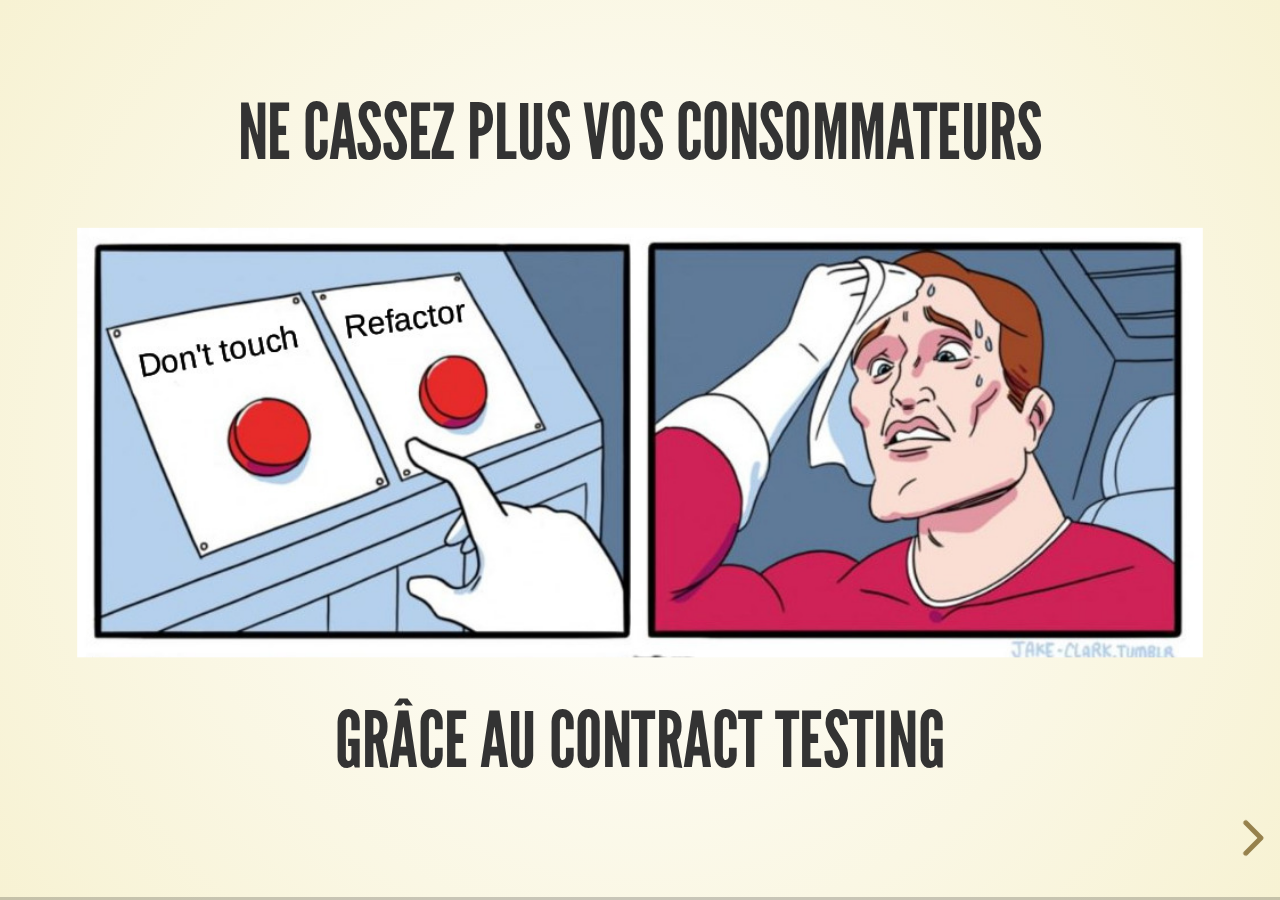
<file: prez/contract-testing-workshop/index.html>
<!doctype html>
<html>
	<head>
		<meta charset="utf-8">
		<meta name="viewport" content="width=device-width, initial-scale=1.0, maximum-scale=1.0, user-scalable=no">

		<title>N'ayez plus peur de refactorer vos API web</title>

		<link rel="stylesheet" href="dist/reset.css">
		<link rel="stylesheet" href="dist/reveal.css">
		<link rel="stylesheet" href="dist/theme/beige.css">

		<!-- Theme used for syntax highlighted code -->
		<link rel="stylesheet" href="plugin/highlight/monokai.css">
	</head>
	<body>
		<div class="reveal">
			<div class="slides">
				<section>
					<h3>Ne cassez plus vos consommateurs</h3>
					<img src="images/refactor-meme.jpg"
						 alt="Refactor or don't that is the question" />
					<h3>grâce au contract testing</h3>
					<aside class="notes">
						Yannick commence
					</aside>
				</section>
				<section>
					<table>
						<tr>
							<td style="text-align: center;"><h3>Maxime</h3></td>
							<td style="text-align: center;"><h3>&</h3></td>
							<td style="text-align: center;"><h3>Yannick</h3></td>
						</tr>
						<tr>
							<td style="text-align: center; vertical-align: middle;">Indépendant</td>
							<td></td>
							<td style="text-align: center; vertical-align: middle;"><img src="images/sundayapp.png" height="60px"/></td>
						</tr>
						<tr>
							<td><a href="https://twitter.com/maxime_gelle">@maxime_gelle</a></td>
							<td></td>
							<td><a href="https://twitter.com/ygrenzinger">@ygrenzinger</a></td>
						</tr>
					</table>
					<aside class="notes">
						Maxime et Yannick
					</aside>
				</section>

				<section>
					<section> 
						<h2>#micro-services !!!</h2>
						<img src="images/thumb-up.gif" alt="Thumb up" />
						<aside class="notes">
							Yannick
						</aside>
					</section>
					<section>
						<h3>Quelques interactions :)</h3>
						<img src="images/microservices-architecture.png"
							 alt="Notre super architcture, bon c'est un peu compliqué"
							 height="500px"/>
					</section>
					<section>
						<img src="images/testing-in-production.jpg"
							 alt="Si possible, ne pas tester uniquement en production"
							 height="500px"/>
					</section>
					<section>
						<h3>Comment tester ?</h3>
					</section>
					<section>
						<h3>E2E au niveau plateforme</h3>
						<table>
							<thead>
								<tr>
									<th style="text-align: center;">Avantages</th>
									<th style="text-align: center;">Désavantages</th>
								</tr>
							</thead>
							<tbody>
								<tr>
									<td style="text-align: center;">Simule la prod</td>
									<td style="text-align: center;">Complexe à mettre en place</td>
								</tr>
								<tr>
									<td></td>
									<td style="text-align: center;">Lent et Bloquant</td>
								</tr>
								<tr>
									<td></td>
									<td style="text-align: center;">Difficile à debug</td>
								</tr>	
							</tbody>	
						</table>
					</section>
					<section>
						<h3>Mock des autres microservices</h3>
						<table>
							<thead>
								<tr>
									<th style="text-align: center;">Avantages</th>
									<th style="text-align: center;">Désavantages</th>
								</tr>
							</thead>
							<tbody>
								<tr>
									<td style="text-align: center;">Très rapide</td>
									<td style="text-align: center;">Rien à voir avec la réalité</td>
								</tr>
								<tr>
									<td style="text-align: center;">Pas d'infra nécessaire</td>
									<td style="text-align: center;">Des tests qui passent mais la prod casse</td>
								</tr>	
							</tbody>	
						</table>
					</section>
				</section>

				<section>
					<section>
						<h2>Contract Testing !</h2>
						<aside class="notes">
							Section par maxime 
						</aside>
					</section>
					<section>
						<h3>Tester les interactions</h3>
						<img src="images/contract-testing-principle.png" height="400px"
								alt="both consumer and provider should verify the contract" />
						<aside class="notes">
							Tester les interactions entre consumer et provider
						</aside>
					</section>
					<section>
						<h3>Provider / Producer</h3>
						<blockquote>Celui qui propose l'API</blockquote>
						<p>Exemple: Mon service REST</p>
					</section>
					<section>
						<h3>Consumer</h3>
						<blockquote>Celui qui appelle l'API</blockquote>
						<p>Exemple: Mes clients Angular</p>
					</section>
					<section>
						<h2>On définit un contrat</h2>
						<img src="images/a-contract-and-interactions.png" alt="Un contract"
							 height="400px"/>
					</section>
					<section>
						<h2>Et des interactions</h2>
						<img src="images/interaction.png" alt="Une interaction"
							 height="400px"/>
					</section>

					<section>
						<h3>Comment ?</h3>
						<img src="images/contract-testing-mocks.png"
								alt="Un contract, tester avec des mocks"
								height="500px"/>
					</section>

					<section data-transition="none" data-background="#cef28f">
						<h4>Test d'un consumer</h4>
						<img src="images/full-test-2.png" height="300px"/>
					</section>
					<section data-transition="none" data-background="#cef28f">
						<h4>Test d'un consumer</h4>
						<img src="images/full-test-3.png" height="300px"/>
					</section>
					<section data-transition="none" data-background="#cef28f">
						<h4>Test d'un consumer</h4>
						<img src="images/full-test-4.png" height="300px"/>
					</section>
					<section data-transition="none" data-background="#cef28f">
						<h4>Test d'un consumer</h4>
						<img src="images/full-test-5.png" height="300px"/>
					</section>
					<section data-transition="none" data-background="#cef28f">
						<h4>Test d'un consumer</h4>
						<img src="images/full-test-6.png" height="300px"/>
					</section>
					<section data-transition="none" data-background="#cef28f">
						<h4>Test d'un consumer</h4>
						<img src="images/full-test-7.png" height="300px"/>
					</section>
					<section data-transition="none" data-background="#cef28f">
						<h4>Test d'un consumer</h4>
						<img src="images/full-test-8.png" height="300px"/>
					</section>
					<section data-transition="none" data-background="#cef28f">
						<h4>Test d'un consumer</h4>
						<img src="images/full-test-9.png" height="300px"/>
					</section>


					<section data-transition="none" data-background="#b5d0ff">
						<h4>Test d'un provider</h4>
						<img src="images/full-test-10.png" height="300px"/>
					</section>
					<section data-transition="none" data-background="#b5d0ff">
						<h4>Test d'un provider</h4>
						<img src="images/full-test-11.png" height="300px"/>
					</section>
					<section data-transition="none" data-background="#b5d0ff">
						<h4>Test d'un provider</h4>
						<img src="images/full-test-12.png" height="300px"/>
					</section>
					<section data-transition="none" data-background="#b5d0ff">
						<h4>Test d'un provider</h4>
						<img src="images/full-test-13.png" height="300px"/>
					</section>
					<section data-transition="none" data-background="#b5d0ff">
						<h4>Test d'un provider</h4>
						<img src="images/full-test-14.png" height="300px"/>
					</section>
					<section data-transition="none" data-background="#b5d0ff">
						<h4>Test d'un provider</h4>
						<img src="images/full-test-15.png" height="300px"/>
					</section>
					<section data-transition="none" data-background="#b5d0ff">
						<h4>Test d'un provider</h4>
						<img src="images/full-test-16.png" height="300px"/>
					</section>
					<section data-transition="none" data-background="#b5d0ff">
						<h4>Test d'un provider</h4>
						<img src="images/full-test-17.png" height="300px"/>
					</section>

					<section data-transition="slide" >
						<h2>Au global</h2>
						<img src="images/both-tests.png" alt="Global view" height="250px">
					</section>
				</section>

				<section>
					<section>
						<h2>Le contenu de l'atelier</h2>
					</section>
					<section>
						<h3>Somaire</h3>
						<ul>
							<li>Provider driven</li>
							<li>Consumer driven</li>
						</ul>
					</section>
					<section>
						<h3>L'architecture de notre site de vente de livres</h3>
						<img src="images/hands-on-architecture.png"
							 alt="Les différents éléments du contexte de l'atelier"
							 height="500px"/>
					</section>
				</section>
				
				<section>
					<section>
						<h2>Provider Driven</h2>
						<blockquote>Les contrats sont controlés par le fournisseur</blockquote>
						<img src="images/provider-driven-contract.png"
						     alt="Un contrat pour tous les consumers" />
 					</section>
					<section>
						<h3>Quand faire du provider driven ?</h3>
                        <ul>
							<li>Consumers inconnus</li>
							<li>Beaucoup de consumers</li>
							<li>Communication difficile</li>
						</ul>
						<blockquote>ex: Api publique de Twitter</blockquote>
					</section>
					<section>
						<h3>Spring Cloud Contract</h3>
						<img src="images/spring-cloud-logo.png" height="200px"
								alt="Spring Cloud Contract logo" />
						<p>Marcin Grzejszczak <a href="https://twitter.com/MGrzejszczak">@MGrzejszczak</a> </p>
						<aside class="notes">
							Yannick
						</aside>
					</section>
					<section>
						<h3>Les avantages</h3>
						<ul>
							<li>Intégration facile dans Spring Cloud</li>
							<li>Génération des tests de votre API REST et de vos messages côté fournisseur</li>
							<li>Promeut une approche ATDD</li>
							<li>Génération des stubs WireMock pour les consommateurs</li>
						</ul>
					</section>
					<section>
						<h3>Spring cloud contract</h3>
						<img src="images/spring-cloud-contract.png" height="550px"
								alt="Spring Cloud Contract architecture" />
					</section>
					<section>
						<h3>DSL avancé pour définir un contrat</h3>
						<blockquote>Groovy mais aussi YML / Java / Kotlin</blockquote>
						<p>L'exemple qui suit est le contrat du endpoint GET /v1/books</p>
					</section>

                    <section>
                        <h3>Squelete du contrat</h3>
						<pre><code class="hljs groovy">
package contracts
import org.springframework.cloud.contract.spec.Contract

Contract.make {
	request { ... }
	response { ... }
}
							</code></pre>
					</section>

					<section>
						<h3>Définition de la requête</h3>
						<pre><code class="hljs groovy">
method 'GET'
url '/v1/books'
headers {
	contentType(applicationJson())
}
						</code></pre>
				</section>

			<section>
				<h3>Définition de la réponse</h3>
				<pre><code class="hljs groovy">status OK()
body("""[{
	"id": "d4d37e73-77a0-4616-8bd2-5ed983d45d14",
	"name": "Java",
	"price": "19.9",
	"stock": 100
},{
	"id": "8364948b-6221-4cd8-9fd9-db0d17d45ef8",
	"name": "Kotlin",
	"price": "22.4",
	"stock": 0
}]""")
headers { contentType(applicationJson()) }
					</code></pre>
			</section>
			<section>
				<h3>Place à la pratique !</h3>
				<p>Clone du repository github <a href="https://github.com/magelle/devoxx2020-contract-testing">https://github.com/magelle/devoxx2020-contract-testing</a></p>
			</section>
		</section>

		<section>

			<section>
				<h2>Partie 2 : Consumer Driven</h2>
				<blockquote>Le consommateur pousse les contrats dont il a besoin</blockquote>
				<img src="images/consumer-driven-contract.png"
						alt="Plusieurs contract pour un provider" />
				<aside class="notes">Maxime</aside>
			</section>
			<section>
				<h3>Quand faire du consumer driven ?</h3>
				<ul>
					<li>Peu de consommateur</li>
					<li>Communication aisée</li>
				</ul>
				<blockquote>ex: Backend for Frontend</blockquote>
			</section>

			<section>
				<h3>De provider à consumer driven ?</h3>
			</section>

			<section>
				<h3>Repo distant</h3>
				<p>Dans le cadre du "consumer driven", on va favoriser une zone de dépo des contrats par consommateurs pour chaque fournisseur</p>
			</section>

			<section>
				<h3>Pact, le framework Consumer Driven polyglot</h3>
				<img src="images/pact-logo.png" alt="Pact logo" >
				<aside class="notes">Mais on peut garder Spring Cloud Contract ;)</aside>
			</section>

			<section>
				<h3>Polyglote</h3>
				<img src="images/logo-techno/ruby.png" height="100px">
				<img src="images/logo-techno/java.png" height="100px">
				<img src="images/logo-techno/dotnet.png" height="100px">
				<img src="images/logo-techno/go.png" height="100px">
				<img src="images/logo-techno/javascript.png" height="100px">
				<img src="images/logo-techno/swift.png" height="100px">
				<img src="images/logo-techno/php.png" height="100px">
				<aside class="notes">Maxime</aside>
			</section>

			<section>
				<h3>Contract Repository : Pact Broker</h3>
				<ul>
					<li>Stocke les contrats</li>
					<li>Cartographie les interactions</li>
					<li>Liste les vérifications</li>
				</ul>
			</section>
			<section>
				<h3>Pact Broker</h3>
				<img src="images/pact-broker-network-diagram.png" 
						height="500px"
						alt="interaction network"/>
				<aside class="notes">Maxime<br/>
					Maxime enchaine pour la démo</aside>
			</section>

			<section>
				<h3>Place à la pratique !</h3>
				<p>Switch sur la branche "part2" de <a href="https://github.com/magelle/devoxx2020-contract-testing">https://github.com/magelle/devoxx2020-contract-testing</a></p>
			</section>
		</section>

				<section>
					<section>
						<h2>Conclusion</h2>
					</section>
					<section>
						<h3>Des interactions maintenant</h3>
							<p class="fragment"><i class="fa fa-check"></i> Déclarées</p>
							<p class="fragment"><i class="fa fa-check"></i> Centralisées</p>
							<p class="fragment"><i class="fa fa-check"></i> Visualisées</p>
							<p class="fragment"><i class="fa fa-check"></i> Testées</p>
						<aside class="notes">Maxime</aside>
					</section>
					<section>
						<h3>Ce qui nous permet</h3>
						<img src="images/micro-services-architecture-tested.png" alt="tout est testé" 
								height="500px"/>
						<aside class="notes">Maxime<br/>Maxime enchaine</aside>
					</section>
					<section>
						<h3>En plus</h3>
						<img src="images/Pyramide-test.png" alt="On descend d'un cran dans la pyramide des tests" />
						<aside class="notes">
							Maxime <br/>
							avant -> testé via e2e, test manuels, en prod<br/>
							maintenant -> test intégration<br/>
							+ rapide<br/>
							+ fiable<br/>
							- cher <br/>
						</aside>
					</section>
					<section>
						<h3>Attention</h3>
							<p><i class="fa fa-ban"></i> Tests fonctionnels</p>
							<p><i class="fa fa-ban"></i> Tests de charge</p>
						</table>    
						<aside class="notes">
							Maxime
						</aside>
					</section>
				</section>

				<section>			

					<section>
						<h3>de Provider driven</h3>
						<h3>à Consumer driven</h3>
						<ul>
							<li>Pact, polyglote</li>
							<li>Plus précis</li>
							<li><i class="fa fa-exclamation"></i> Plus lourd</li>
						</ul>
						<aside class="notes">
							Maxime
						</aside>
					</section>

				</section>
				
				<section>
					<h2>Merci</h2>
				</section>
			</div>
		</div>

		<script src="dist/reveal.js"></script>
		<script src="plugin/notes/notes.js"></script>
		<script src="plugin/markdown/markdown.js"></script>
		<script src="plugin/highlight/highlight.js"></script>
		<script>
			// More info about initialization & config:
			// - https://revealjs.com/initialization/
			// - https://revealjs.com/config/
			Reveal.initialize({
				hash: true,

				// Learn about plugins: https://revealjs.com/plugins/
				plugins: [ RevealMarkdown, RevealHighlight, RevealNotes ]
			});
		</script>
	</body>
</html>
</file>
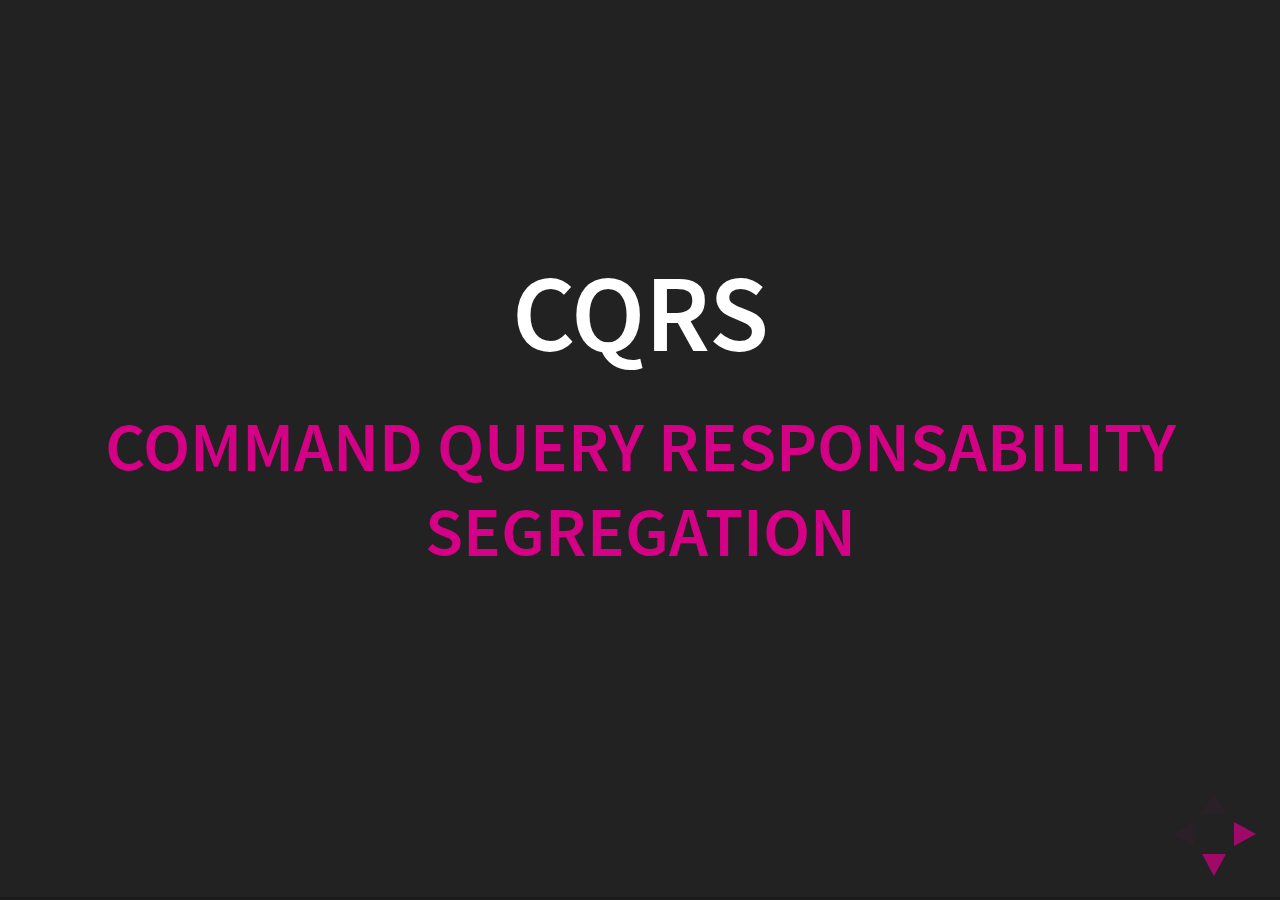
<file: prez/CQRS/index.html>
<!doctype html>
<html>

<head>
	<meta charset="utf-8">
	<meta name="viewport" content="width=device-width, initial-scale=1.0, maximum-scale=1.0, user-scalable=no">

	<title>CQRS</title>

	<link rel="stylesheet" href="css/reveal.css">
	<link rel="stylesheet" href="css/theme/novencia.css">

	<!-- Theme used for syntax highlighting of code -->
	<link rel="stylesheet" href="lib/css/zenburn.css">

	<!-- Printing and PDF exports -->
	<script>
		var link = document.createElement('link');
		link.rel = 'stylesheet';
		link.type = 'text/css';
		link.href = window.location.search.match(/print-pdf/gi) ? 'css/print/pdf.css' : 'css/print/paper.css';
		document.getElementsByTagName('head')[0].appendChild(link);
	</script>
</head>

<body>
	<div class="reveal">
		<div class="slides">
			<section>
				<section>
					<h1>CQRS</h1>
					<h2>Command Query Responsability Segregation</h2>
				</section>
				<section>
					<img src="images/CQRS.png" alt="a cqrs schemas" />
				</section>
			</section>
			<section>
				<section>
					<h1>Pourquoi ?</h1>
				</section>
				<section>
					<h2>Volume lecture / écriture</h2>
					<img src="images/call-rate.png" alt="sometimes a lot more read than write access" />
				</section>
				<section>
					<h2>Forme des données</h2>
					<img src="images/different-data-shapes.png" alt="Read an write has different data shapes" />
				</section>
				<section>
					<h2>Traitement des données</h2>
					<img src="images/different-treatment.png" alt="Read and write has differents treatment" />
				</section>
			</section>
			<section>
				<section>
					<h1>Comment ?</h1>
				</section>
				<section>
					<h2>Lecture / écriture séparés</h2>
					<img src="images/CQRS.png" alt="a cqrs schemas" />
				</section>
				<section>
					<h2>Ecriture</h2>
					<img src="images/write-process.png" alt="on write no read call" />
				</section>
				<section>
					<h2>Lecture</h2>
					<img src="images/read-process.png" alt="on read no write call" />
				</section>
				<section>
					<h2>Synchronisation : Comment ?</h2>
					<img src="images/how-to-update-read.png" alt="How to update read" />
				</section>
				<section>
					<h2>Synchronisation : Pull</h2>
					<img src="images/pull-data-from-write.png" alt="Data could be pull from write to read" />
				</section>
				<section>
					<h2>Synchronisation : Push</h2>
					<img src="images/push-to-read.png" alt="Data could be push from write to read" />
				</section>
			</section>
			<section>
				<section>
					<h1>Avantages</h1>
				</section>
				<section>
					<h2>Lecture / écriture séparées</h2>
					<img src="images/separate-read-write.png" alt="read and write are separate" />
				</section>
				<section>
					<h2>Stockage sous la forme d'affichage</h2>
					<img src="images/read-format.png" alt="store as you read" />
				</section>
				<section>
					<h2>Data store adaptés</h2>
					<img src="images/different-storing.png" alt="store in the right system" />
				</section>
				<section>
					<h2>Plusieurs systèmes de vue</h2>
					<img src="images/different-read.png" alt="store in the right system" />
				</section>
				<section>
					<h2>Scaling</h2>
					<img src="images/different-scaling.png" alt="read and write can scale différently" />
				</section>
				<section>
					<h2>Recronstruire les vues</h2>
					<img src="images/recreate-read.png" alt="Read can be recreate from write" />
				</section>
			</section>
			<section>
				<section>
					<h1>Désavantages</h1>
				</section>
				<section>
					<h2>Un système complexe</h2>
					<img src="images/drawback.png" alt="A complexe system" />
				</section>
			</section>
		</div>
	</div>

	<script src="lib/js/head.min.js"></script>
	<script src="js/reveal.js"></script>

	<script>
		// More info https://github.com/hakimel/reveal.js#configuration
		Reveal.initialize({
			history: true,

			// More info https://github.com/hakimel/reveal.js#dependencies
			dependencies: [
				{ src: 'plugin/markdown/marked.js' },
				{ src: 'plugin/markdown/markdown.js' },
				{ src: 'plugin/notes/notes.js', async: true },
				{ src: 'plugin/highlight/highlight.js', async: true, callback: function () { hljs.initHighlightingOnLoad(); } }
			]
		});
	</script>
</body>

</html>
</file>
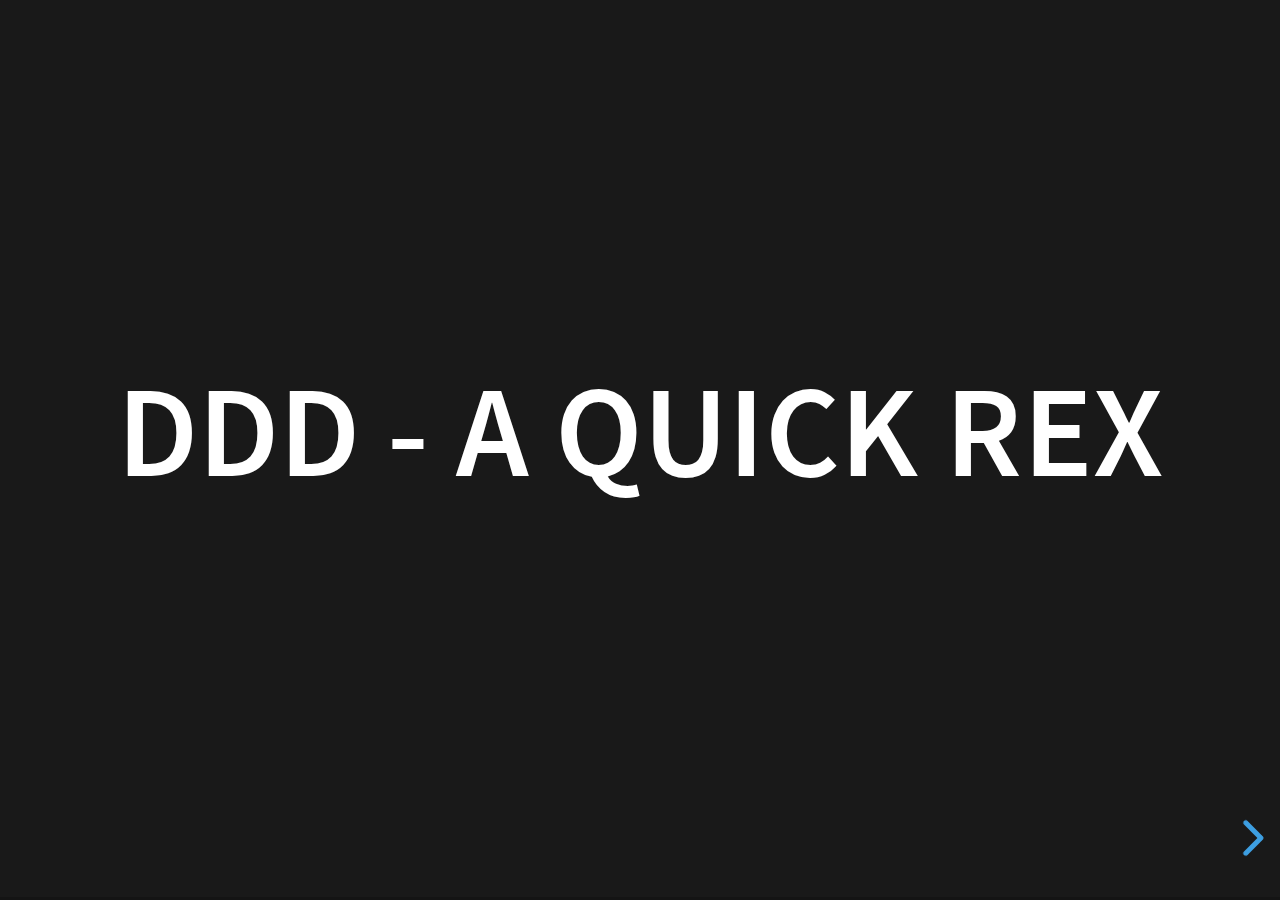
<file: prez/ddd-rex/index.html>
<!doctype html>
<html>
	<head>
		<meta charset="utf-8">
		<meta name="viewport" content="width=device-width, initial-scale=1.0, maximum-scale=1.0, user-scalable=no">

		<title>Domain Driven Design - Rex</title>

		<link rel="stylesheet" href="css/reveal.css">
		<link rel="stylesheet" href="css/theme/black.css">

		<!-- Theme used for syntax highlighting of code -->
		<link rel="stylesheet" href="lib/css/zenburn.css">

		<!-- Printing and PDF exports -->
		<script>
			var link = document.createElement( 'link' );
			link.rel = 'stylesheet';
			link.type = 'text/css';
			link.href = window.location.search.match( /print-pdf/gi ) ? 'css/print/pdf.css' : 'css/print/paper.css';
			document.getElementsByTagName( 'head' )[0].appendChild( link );
		</script>
	</head>
	<body>
		<div class="reveal">
			<div class="slides">
				<section>
					<h1>DDD - a Quick ReX</h1>
				</section>
				
				<section>
					<section>
						<h1>DDD Intro</h1>
						<h2>Domain Driven Design</h2>
					</section>
					<section>
						<h2>Strategic Patterns</h2>
						<h3>Domain discovering</h3>
						<h3>What to do ?</h3>
						<img src="images/lego-shield-gathering.jpg" alt="Avengers gathring"/>
					</section>
					<section>
						<h2>Tactic Patterns</h2>
						<img src="images/lego-military-battle.jpg" alt="Lega battle"/>
					</section>
				</section>

				<section>
					<section>
						<h1>Understand business</h1>
					</section>
					<section>
						<h2>Legacy</h2>
						<img src="images/lego-stairs.jpg" alt=""/>
					</section>
					<section>
						<h2>The "team" case</h2>
						<img src="images/lego-A-Team.jpg" alt="The A team" />
					</section>
					<section>
						<h3>One user : several "Teams"</h3>
						<img src="images/lego-avengers-civil-war-with-banner.jpg" alt="Several teams for one user" /> 
					</section>
					<section>
						<h3>In fact : Several sectors</h3>
						<table>
							<tr>
								<th>Sector</th>
								<td><img src="images/lego-plane.jpg" alt="A plane" width="200px"/></td>
								<td><img src="images/lego-car.jpg" alt="A car" width="200px"/></td>
								<td><img src="images/lego-chemistry.jpg" alt="A chemist" width="200px"/></td>
							</tr>
							<tr>
								<th>Coverage</th>
								<td>Team 1</td>
								<td>Team 2</td>
								<td>Team 3</td>
							</tr>
							<tr>
								<th>Risk</th>
								<td>Team A</td>
								<td>Team B</td>
								<td>Team C</td>
							</tr>
						</table>
					</section>
					<section>
						<h3>Magical Reorganisation</h3>
						<img src="images/lego-building.webp" alt="A lego construction building" />
					</section>
					<section>
						<h3>How it is IRL</h3>
							<table>
								<tr>
									<th>Sector</th>
									<td><img src="images/lego-plane.jpg" alt="A plane" width="200px"/></td>
									<td><img src="images/lego-car.jpg" alt="A car" width="200px"/></td>
									<td><img src="images/lego-chemistry.jpg" alt="A chemist" width="200px"/></td>
								</tr>
								<tr>
									<th>Risk</th>
									<td>Team 1</td>
									<td>Team 2</td>
									<td>Team 3</td>
								</tr>
							</table>
					</section>
					<section>
							<h3>How it is IRL</h3>
							<table>
									<tr>
										<th>Company</th>
										<td><img src="images/lego-octane-logo.jpg" alt="Octane company logo" width="200px"/></td>
										<td><img src="images/lego-airline-logo.jpg" alt="Lego Airline logo" width="200px"/></td>
										<td><img src="images/lego-cargo-company.jpg" alt="Lego Cargo logo" width="200px"/></td>
										<td><img src="images/lego-postal-service.jpg" alt="Lego Postal service logo" width="200px"/></td>
									</tr>
									<tr>
										<th>Coverage</th>
										<td>Team A</td>
										<td>Team B</td>
										<td>Team C</td>
										<td>Team D</td>
									</tr>
								</table>
					</section>
					<section>
						<h3>But software</h3>
						<img src="images/lego-builders.webp" alt="lego minifig building"/>
					</section>
					<section>
						<h3>What we did ?</h3>
						<ul>
							<li>Ask why, why, why</li>
							<li>Express problems</li>
						</ul>
					</section>
					<section>
						<h2>How to dig in ?</h2>
						<ul>
							<li>Understand, deeply</li>
							<li>Communicate</li>
							<li>Find experts</li>
							<li>Challenge PO / PPO</li>
						</ul>
					</section>
					<section>
						<h2></h2>
						<ul>
							<li>Try event storming</li>
							<li>Try story mapping</li>
						</ul>
					</section>
				</section>
				
				<section>
					<section>
						<h1>Modeling Business</h1>
					</section>
					<section>
						<h2>Bounded context</h2>
						<img src="images/lego-border.jpeg" alt="A border post" />
					</section>
					<section>
						<h2>The "request version" case</h2>
					</section>
					<section>
						<h3>First a request</h3>
						<img src="images/lego-typewriter.jpg" alt="a typewriter" />
					</section>
					<section>
						<h3>Analysis</h3>
						<img src="images/lego-detective.jpg" alt="a detective" />
					</section>
					<section>
						<h3>And a decision</h3>
						<img src="images/lego-thumb-up.gif" alt="Thumb up"/>
					</section>
					<section>
						<h3>But what if</h3>
						<img src="images/lego-no.webp" alt="Batman saying No"/>
					</section>
					<section>
						<h3>Do it again !</h3>
						<img src="images/lego-frustrated.gif" alt="A furstrated minifig" />
					</section>
					<section>
						<h3>Version to the rescue</h3>
						<img src="images/lego-batman-movie-all-suits.jpg" alt="Several suits of Batman in the lego batman movie" />
					</section>
					<section>
						<h3>Or it's a contract</h3>
						<img src="images/lego-hanshake.jpg" alt="a handshake" />
					</section>
					<section>
						<h2>A new bounded context</h2>
						<img src="images/lego-lightbulb.jpg" alt="A lightbulb" />
					</section>
					<section>
						<h2>Materialise it</h2>
						<ul>
							<li>Look for clue</li>
							<li>Materialise</li>
							<li>Communicate</li>
							<li>Refactor</li>
						</ul>
					</section>
					<section>
						<ul>
							<li>ACL</li>
							<li>Hexagonal architecture</li>
							<li>Micro-services / micro front-end</li>
						</ul>
					</section>
				</section>
				
				<section>
					<section>
						<h1>Feedbacks</h1>
					</section>
					<section>
						<h2>Business is discovered</h2>
						<img src="images/lego-indian-jones.jpg" alt="Indian Jones" />
					</section>
					<section>
						<h2>Several bounded context</h2>
						<img src="images/lego-map.png" alt="a map" />
					</section>
					<section>
						<h2>Understand then document</h2>
						<img src="images/lego-book.jpg" alt="A book" />
					</section>
					<section>
						<h2>Refactor</h2>
						<img src="images/lego-tools.jpg" alt="some tools" />
					</section>
					<section>
						<h2>Database</h2>
						<img src="images/lego-toothbrush.jpg" alt="a toothbrush" />
					</section>
				</section>

				<section>
					<h1>Conclusion</h1>
				</section>
				
				<section>
					<h1>Questions ?</h1>
				</section>
			</div>
		</div>

		<script src="lib/js/head.min.js"></script>
		<script src="js/reveal.js"></script>

		<script>
			// More info https://github.com/hakimel/reveal.js#configuration
			Reveal.initialize({
				history: true,

				// More info https://github.com/hakimel/reveal.js#dependencies
				dependencies: [
					{ src: 'plugin/markdown/marked.js' },
					{ src: 'plugin/markdown/markdown.js' },
					{ src: 'plugin/notes/notes.js', async: true },
					{ src: 'plugin/highlight/highlight.js', async: true, callback: function() { hljs.initHighlightingOnLoad(); } }
				]
			});
		</script>
	</body>
</html>
</file>
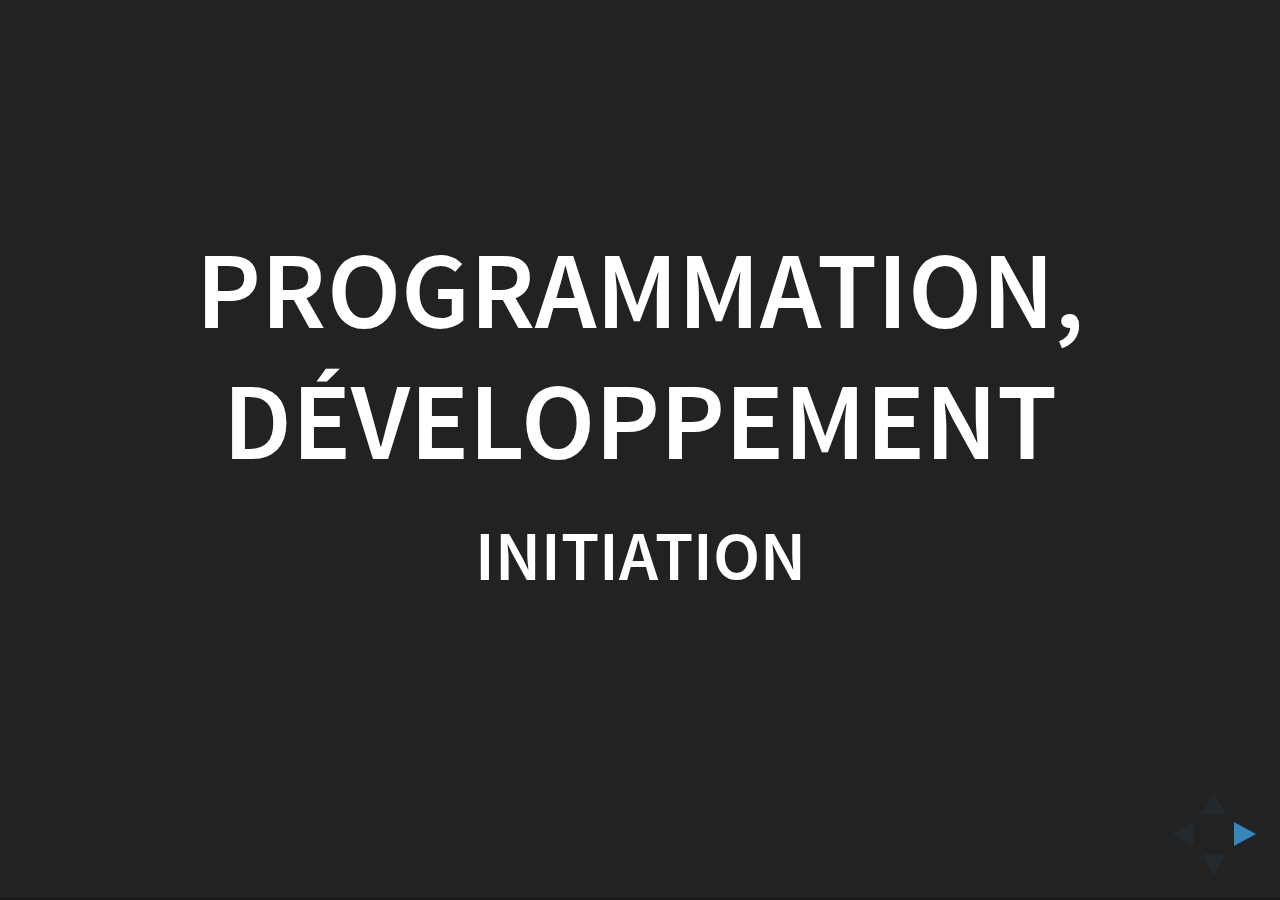
<file: prez/initiation-prog/index.html>
<!doctype html>
<html>
    <head>
        <meta charset="utf-8">
        <meta name="viewport" content="width=device-width, initial-scale=1.0, maximum-scale=1.0, user-scalable=no">

        <title>Initiation à la programmation - Novencia</title>

        <link rel="stylesheet" href="css/reveal.css">
        <link rel="stylesheet" href="css/theme/black.css">

        <!-- Theme used for syntax highlighting of code -->
        <link rel="stylesheet" href="lib/css/zenburn.css">

        <!-- Printing and PDF exports -->
        <script>
            var link = document.createElement( 'link' );
            link.rel = 'stylesheet';
            link.type = 'text/css';
            link.href = window.location.search.match( /print-pdf/gi ) ? 'css/print/pdf.css' : 'css/print/paper.css';
            document.getElementsByTagName( 'head' )[0].appendChild( link );
        </script>
    </head>
    <body>
        <div class="reveal">
            <div class="slides">
                <section>
                    <h1>Programmation, Développement</h1>
                    <h2>Initiation</h2>
                </section>
                <section>
                    <h2>Le programme</h2>
                    <ul>
                        <li>The boring theory</li>
                        <li>The funny part</li>
                    </ul>
                </section>
                <section>
                    <h3>The boring theory</h3>
                    <ul>
                        <li>La programmation</li>
                        <li>La mémoire</li>
                        <li>La donnée</li>
                        <li>Les traitements</li>
                    </ul>
                </section>
                <section>
                    <h2>La programmation</h2>
                    <blockquote>
                        L'écriture, dans un langage de programmation donné, d'intructions qui seront transformés en éxécutable.
                    </blockquote>
                </section>
                <section>
                    <h2>Le code</h2>
                    <pre><code class="hljs" data-trim contenteditable>
// Explain and guide beginners
function programmationInitiation(attendees) {
  explainProgrammationTo(attendees);
  explainExerciseTo(attendees);
  attendees.forEach(function (attendee) {
    if (isBlocked(attendee)) {
      tryToHelp(attendee);
    }
  });
}
                    </code></pre>
                    <pre><code class="hljs" data-trim contenteditable>
function add(a, b) {
  return a + b
}
                    </code></pre>
                </section>
                <section>
                    <h2>Rendre le code exécutable</h2>
                    <ul>
                        <li>La compilation</li>
                        <li>L'interprétation</li>
                    </ul>
                </section>
                <section>
                    <h2>L'éxécutable</h2>
                </section>
                <section>
                    <h2>La <del>big</del> data</h2>
                </section>
                <section>
                    <h2>Les variables</h2>    
                    <pre><code class="hljs" data-trim contenteditable>
var age;
var age = 20;
var age = age + 1;
                    </code></pre>
                </section>
                <section>
                    <h2>Les types de données</h2>
                    <ul>
                        <li>Les nombre<pre><code>var age = 30;</code></pre></li>
                        <li>Les chaînes de caractères (strings)<pre><code>var prenom = "Maxime";</code></pre></li>
                        <li>Les booléen <pre><code>var alive = true;
var dead = false;</code></pre></li>
                        <li>Nombres entier, nombres à décimaux, caractères, ...</li>
                    </ul>
                </section>
                <section>
                    <h2>Organiser ses données</h2>
                    <ul>
                        <li>Les tableaux / listes<pre><code>
var enfants = ["Elodie", 
               "Maxime", 
               "Amandine"];
var enfant = enfants[0];
                        </code></pre></li>
                        <li>Les dictionnaires<pre><code>
var enfants = { "aine": "Elodie", 
                "cadet": "Maxime", 
                "benjamin": "Amandine" };
var nomDuCadet = enfants.cadet;
                        </code></pre></li>
                        <li>Ensembles, listes chainées, objects, ...</li>
                    </ul>
                </section>
                <section>
                    <h2>Les opérateurs</h2>
                    <ul>
                        <li>Numériques<pre><code>
var quatre = (3 * 3) / 3 + 2 - 1;
var positif = entier >= 0;
</code></pre></li>
                        <li>Booléens<pre><code>var vrai = true;
var faux = !vrai;
vrai == true;
vrai != faux;
vrai && faux;
vrai || faux;</code></pre></li>
                        <li>String<pre><code>var prenom = "Maxime";
var phrase = "Je suis " + prenom;</code></pre></li>
                    </ul>
                </section>
                <section>
                    <h2>Les structures de contrôle</h2>
                    <h3>Conditionelle : <strong>if</strong></h3>
                    <pre><code>
if (maxime.age > 30) {
  return "oh, le vieux !!";
} else {
  return "ça va encore.";
}
                    </code></pre>
                </section>
                <section>
                    <h2>Les structures de contrôle</h2>
                    <h3>Les boucles : for, while, ...</h3>
                    <pre><code>
var enfants = ["Elodie", "Maxime", "Amandine"];
var nombreDEnfants = 0
for (var index = 0; index < enfants.length; index++) {
  nombreDEnfants = nombreDEnfants + 1;
}
                    </code></pre>
                </section>
                <section>
                    <h2>Organiser tout ça</h2>
                    <h3>Les fonctions</h3>
                    <pre><code>
// Déclaration
function addition(a, b) {
  var c = a + b
  return c;
}
// Usage
var trente = addition(20, 10);
                    </code></pre>
                </section>
                <section>
                    <h2>L'exercice</h2>
                    <h3>Le jeu de la vie</h3>
                </section>
                <!--Gif jeu de la vie -->
                <section>
                    <h2>Le jeu de la vie</h2>
                    <img src="images/gospers_glider_gun.gif" />
                </section>
                <section>
                    <h2>Le jeu de la vie</h2>
                    <h3>Les règles</h3>
                    <ul>
                        <li>Une cellule morte ayant 3 voisines vivantes devient vivante (reproduction)</li>
                        <li>Une cellule vivante ayant moins de 2 voisines meure (sous-population)</li>
                        <li>Une cellule vivante ayant plus de 3 voisines vivantes meure (sur-population)</li>
                    </ul>
                </section>
                <section>
                    <h2>Le jeu de la vie</h2>
                    <h3>Les règles</h3>
                    <table>
                        <thead>
                            <tr><th>État avant</th><th>Voisines</th><th>État après</th></tr>
                        </thead>
                        <tbody>
                            <tr><td>Vivante</td><td>2 ou 3</td><td>Vivante</td></tr>
                            <tr><td>Morte</td><td>3</td><td>Vivante</td></tr>
                            <tr><td>Vivante</td><td>&lE;1</td><td>Morte</td></tr>
                            <tr><td>Vivante</td><td>&gE;4</td><td>Morte</td></tr>
                        </tbody>
                    </table>
                </section>
                <section>
                    <h2>Le jeu de la vie</h2>
                    <p>quelques exemples :</p>
                    <img src="images/game_of_life_blinker.gif" />
                    <br/>
                    <img src="images/game_of_life_animated_lwss.gif" />
                    <br/>
                    <img src="images/98px-game_of_life_beehive-svg.png" />
                </section>
                <section>
                    <h2>Le jeu de la vie</h2>
                    <p>quelques exemples :</p>
                    <img src="images/conways_game_of_life_breeder_animation.gif" />
                </section>
                <section>
                    <h2>Le jeu de la vie</h2>
                    <p>Comment représenter la grille ?</p>
                    <p class="fragment fade-in">Une liste de listes</p>
                    <pre class="fragment fade-in"><code>
var liste = [1, 2, 3, 4];
                    </code></pre>
                    <pre class="fragment fade-in"><code>
var listeDeListes = [[1, 2, 3], [4, 5, 6], [7, 8, 9]]
                    </code></pre>
                    <pre class="fragment fade-in"><code>
// true = cellule vivante, false = cellule morte
var grid = [
    [true, false, true], 
    [false, true, false],
    [true, false, true],
];
                    </code></pre>
                </section>
                <section>
                    <h2>Le jeu de la vie</h2>
                    <h3>à vous</h3>
                    <a href="https://stackblitz.com/edit/initiation-prog">https://stackblitz.com/edit/initiation-prog</a>
                    <p><strong>Faites un "fork" svp</strong></p>
                    <a href="https://jsconsole.com/">https://jsconsole.com/</a>
                </section>
                <section>
                    <p>index.js</p>
                    <pre><code>
function nextGen(grid) {
  return grid;
}

function loop(grid) {
  var grid = nextGen(grid);
  display(grid);
  setTimeout(() => loop(grid), 1000)
}

var initialtState = [
  [false, true, false],
  [false, true, false],
  [false, true, false]
];

loop(initialtState);
                    </code></pre>
                </section>
                <section>
                    <h3>Étape 1 : parcourir les cellules</h3>
                    <pre><code>
> var grid = [
    [false, true, false],
    [false, true, false],
    [false, true, false]
];
                    </code></pre>
                    <pre class="fragment fade-in"><code>
> grid.map(
    (line, y) => line.map(
        (cell, x) => x + ', ' + y
    )
);
                    </code></pre>
                    <pre class="fragment fade-in"><code>
function nextGen(grid) {
    return grid.map(
        (line) => line.map(
            (cell) => !cell
        )
    );
}
                    </code></pre>
                </section>
                <section>
                    <h3>Étape 2 : Naissance d'une cellule</h3>
                    <p>Si une cellule a exactement trois voisines vivantes, elle devient vivante</p>
                    <pre class="fragment fade-in"><code>
function nextGen(grid) {
    return grid.map(
        (line, y) => line.map(
            (cell, x) => aliveNeighbors(grid, x, y) == 3
        )
    );
}
                    </code></pre>
                </section>
                <section>
                    <h3>Étape 2.1 : Compter les voisines vivantes</h3>
                    <pre class="fragment fade-in"><code>
> var grid = [
    [false, true, false],
    [false, true, false],
    [false, true, false]
];  
                    </code></pre>
                </section>
                <section>
                    <h3>Étape 2.1.1 : Identifier une cellule</h3>
                    <pre class="fragment fade-in"><code>
var grid = [
    [false, true, false],
    [false, true, false],
    [false, true, false]
];
> var x = 1;
> var y = 1;
> grid[y][x]; // true
> x = 0;
> grid[y][x]; // false
                    </code></pre>
                </section>
                <section>
                    <h3>Étape 2.1.2 : Identifier ses voisines</h3>
                    <pre class="fragment fade-in"><code>
grid[1][1];
(0, 0) (1, 0) (2, 0)
(0, 1) (1, 1) (2, 1)
(0, 2) (1, 2) (2, 2)

grid[y][x];
(x-1, y-1)   (x, y-1)   (x+1, y-1)
(x-1, y)     (x, y)     (x+1, y)
(x-1, y+1)   (x, y+1)   (x+1, y+1)
                    </code></pre>
                </section>
                <section>
                        <h3>Étape 2.1.2 : Identifier ses voisines</h3>
                        <pre class="fragment fade-in"><code>
function listNeighbors(x, y) {
    return [
        {x: x-1, y: y-1}, {x: x, y: y-1}, {x: x+1, y: y-1},
        {x: x-1, y: y}, {x: x+1, y: y},
        {x: x-1, y: y+1}, {x: x, y: y+1}, {x: x+1, y: y+1}
    ];
}
> listNeighbors(1, 1)
                        </code></pre>
                </section>
                <section>
                        <h3>Étape 2.1.3 : les bords du monde</h3>
                        <pre class="fragment fade-in"><code>
var grid = [
    [false, true, false],
    [false, true, false],
    [false, true, false]
];
// Les voisins de la cellule 2, 2 ?
(1, 1) (2, 1) (3, 1)
(1, 2) (2, 2) (3, 2)
(1, 3) (2, 3) (3, 3)
> listNeighbors(2, 2)
> grid[3][3] = ?
                        </code></pre>
                </section>
                <section>
                    <h3>Étape 2.1.3 : les bords du monde</h3>
                    <pre class="fragment fade-in"><code>
function isInboundaries(grid, coord) {
    var width = grid[0].length;
    var height = grid.length;
    return coord.y >= 0 && coord.y < height && coord.x >= 0 && coord.x < width;
}
> isInboundaries(grid, {x: 1, y: 3})
neighbors.filter((coord) => isInboundaries(grid, coord))
                    </code></pre>
                </section>
                <section>
                    <h3>Étape 2.1.4 : Compter les cellules vivantes</h3>
                    <pre class="fragment fade-in"><code>
var neighbors = [
    [false, true, false],
    [false, true, false],
    [false, true, false]
];
// Combien de true ?
                    </code></pre>
                </section>
                <section>
                        <h3>Étape 2.1.4 : Compter les cellules vivantes</h3>
                        <pre class="fragment fade-in"><code>
var neighbors = [
    [false, true, false],
    [false, true, false],
    [false, true, false]
];
var aliveNeighbors = neighbors.filter((cell) => cell == true).length
                        </code></pre>
                    </section>
                <section>
                        <h3>Étape 2.1 : Compter les voisines vivantes</h3>
                        <pre class="fragment fade-in"><code>
function aliveNeighbors(grid, x, y) {
    return listNeighbors(x, y)
    .filter((coord) => isInboundaries(grid, coord))
    .map((coord) => grid[coord.y][coord.x])
    .filter((cell) => cell)
    .length
}
                        </code></pre>
                    </section>
                <section>
                        <h3>Étape 2 : Naissance d'une cellule</h3>
                        <p>Si une cellule a exactement trois voisines vivantes, elle devient vivante.</p>
                        <pre class="fragment fade-in"><code>
function nextGen(grid) {
    return grid.map(
        (line, y) => line.map(
            (cell, x) => aliveNeighbors(grid, x, y) == 3
        )
    );
}
                    </code></pre>
                </section>
                <section>
                        <h3>Étape 3 : Rien ne bouge</h3>
                        <p>Si une cellule a exactement deux voisines vivantes, elle reste dans son état actuel.</p>
                        <pre class="fragment fade-in"><code>
function nextGen(grid) {
    return grid.map(
        (line, y) => line.map(
            (cell, x) => {
                if (aliveNeighbors(grid, x, y) == 3) {
                    return true;
                }
                if (aliveNeighbors(grid, x, y) == 2) {
                    return cell;
                }
            }
        )
    );
}
                    </code></pre>
                </section>
                <section>
                        <h3>Étape 4 : Mort d'une cellule</h3>
                        <p>Si une cellule a strictement moins de deux ou strictement plus de trois voisines vivantes, elle meure.</p>
                        <pre class="fragment fade-in"><code>
function nextGen(grid) {
    return grid.map(
        (line, y) => line.map(
            (cell, x) => {
                if (aliveNeighbors(grid, x, y) == 3) {
                    return true;
                }
                if (aliveNeighbors(grid, x, y) == 2) {
                    return cell;
                }
                if (aliveNeighbors(grid, x, y) < 2 || aliveNeighbors(grid, x, y) > 3) {
                    return false;
                }
            }
        )
    );
}
                    </code></pre>
                </section>
                <section>
                        <h3>Étape 5 : Les structures</h3>
                        <p>Essayez différentes structures : le planeur</p>
                        <pre class="fragment fade-in"><code>
var _ = false;
var O = true
var initialtState = [
    [_, O, _, _, _, _, _, _, _, _, _, _, _, _, _, _, _, _],
    [_, _, O, _, _, _, _, _, _, _, _, _, _, _, _, _, _, _],
    [O, O, O, _, _, _, _, _, _, _, _, _, _, _, _, _, _, _],
    [_, _, _, _, _, _, _, _, _, _, _, _, _, _, _, _, _, _],
    [_, _, _, _, _, _, _, _, _, _, _, _, _, _, _, _, _, _],
    [_, _, _, _, _, _, _, _, _, _, _, _, _, _, _, _, _, _],
    [_, _, _, _, _, _, _, _, _, _, _, _, _, _, _, _, _, _],
    [_, _, _, _, _, _, _, _, _, _, _, _, _, _, _, _, _, _],
    [_, _, _, _, _, _, _, _, _, _, _, _, _, _, _, _, _, _],
    [_, _, _, _, _, _, _, _, _, _, _, _, _, _, _, _, _, _],
    [_, _, _, _, _, _, _, _, _, _, _, _, _, _, _, _, _, _],
    [_, _, _, _, _, _, _, _, _, _, _, _, _, _, _, _, _, _],
    [_, _, _, _, _, _, _, _, _, _, _, _, _, _, _, _, _, _]
];
                    </code></pre>
                </section>
                <section>
                        <h3>Étape 5 : Les structures</h3>
                        <p>Essayez différentes structures : le petit exploreur</p>
                        <pre class="fragment fade-in"><code>
var initialtState = [
    [_, _, _, _, _, _, _, _, _, _, _, _, _, _, _, _, _, _],
    [_, _, _, _, _, _, _, _, _, _, _, _, _, _, _, _, _, _],
    [_, _, _, _, _, _, _, _, _, _, _, _, _, _, _, _, _, _],
    [_, _, _, _, _, _, _, _, _, _, _, _, _, _, _, _, _, _],
    [_, _, _, _, _, _, _, _, O, _, _, _, _, _, _, _, _, _],
    [_, _, _, _, _, _, _, O, O, O, _, _, _, _, _, _, _, _],
    [_, _, _, _, _, _, _, O, _, O, _, _, _, _, _, _, _, _],
    [_, _, _, _, _, _, _, _, O, _, _, _, _, _, _, _, _, _],
    [_, _, _, _, _, _, _, _, _, _, _, _, _, _, _, _, _, _],
    [_, _, _, _, _, _, _, _, _, _, _, _, _, _, _, _, _, _],
    [_, _, _, _, _, _, _, _, _, _, _, _, _, _, _, _, _, _],
    [_, _, _, _, _, _, _, _, _, _, _, _, _, _, _, _, _, _],
    [_, _, _, _, _, _, _, _, _, _, _, _, _, _, _, _, _, _]
];
                    </code></pre>
                </section>
                <section>
                        <h3>Étape 5 : Les structures</h3>
                        <p>Essayez différentes structures : Ligne de 10 cellules</p>
                        <pre class="fragment fade-in"><code>
var initialtState = [
    [_, _, _, _, _, _, _, _, _, _, _, _, _, _, _, _, _, _],
    [_, _, _, _, _, _, _, _, _, _, _, _, _, _, _, _, _, _],
    [_, _, _, _, _, _, _, _, _, _, _, _, _, _, _, _, _, _],
    [_, _, _, _, _, _, _, _, _, _, _, _, _, _, _, _, _, _],
    [_, _, _, _, _, _, _, _, _, _, _, _, _, _, _, _, _, _],
    [_, _, _, _, _, _, _, _, _, _, _, _, _, _, _, _, _, _],
    [_, _, _, _, O, O, O, O, O, O, O, O, O, O, _, _, _, _],
    [_, _, _, _, _, _, _, _, _, _, _, _, _, _, _, _, _, _],
    [_, _, _, _, _, _, _, _, _, _, _, _, _, _, _, _, _, _],
    [_, _, _, _, _, _, _, _, _, _, _, _, _, _, _, _, _, _],
    [_, _, _, _, _, _, _, _, _, _, _, _, _, _, _, _, _, _],
    [_, _, _, _, _, _, _, _, _, _, _, _, _, _, _, _, _, _],
    [_, _, _, _, _, _, _, _, _, _, _, _, _, _, _, _, _, _]
];
                    </code></pre>
                </section>
            </div>
        </div>

        <script src="lib/js/head.min.js"></script>
        <script src="js/reveal.js"></script>

        <script>
            // More info https://github.com/hakimel/reveal.js#configuration
            Reveal.initialize({
                history: true,

                // More info https://github.com/hakimel/reveal.js#dependencies
                dependencies: [
                    { src: 'plugin/markdown/marked.js' },
                    { src: 'plugin/markdown/markdown.js' },
                    { src: 'plugin/notes/notes.js', async: true },
                    { src: 'plugin/highlight/highlight.js', async: true, callback: function() { hljs.initHighlightingOnLoad(); } }
                ]
            });
        </script>
    </body>
</html>
</file>
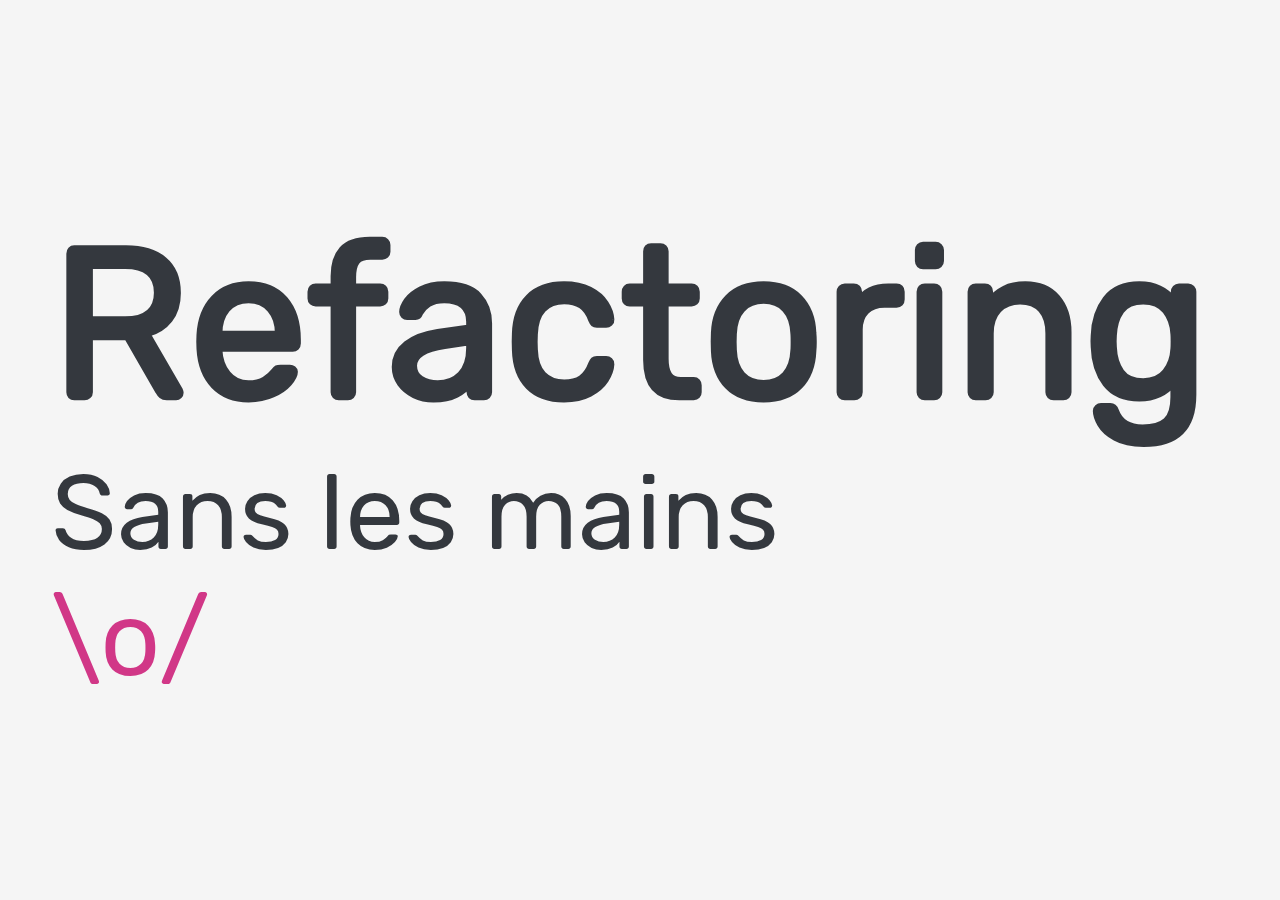
<file: prez/refactoring-with-ide/index.html>
<!DOCTYPE html> <html> <head> <meta charset="utf-8"> <meta name="viewport" content="width=device-width, initial-scale=1.0, maximum-scale=1.0, user-scalable=0"> <title>big</title> <style>@font-face{ font-family:'Rubik';font-style:normal;font-weight:400;src:local('Rubik'), local('Rubik-Regular'), url('data:font/woff2; charset=utf-8;base64,d09GMgABAAAAAFC8ABEAAAAAyVgAAFBaAAEAAAAAAAAAAAAAAAAAAAAAAAAAAAAAGigb4E4cgjwGYACEVAiBZAmaFhEICoH2QIHUVQuDVAABNgIkA4ckBCAFgiQHhTwMgTwbdrUX0Nv2kNCdgKXW8j4/QRSB7sCeypOQ08xAyDwg6ThWz/7/PyXpGEOYtYGqmdVvlFekwtNEGVlbZhq7ZUbn4EzTNZblzZqWY+a+RdL6aDbog2LSZdX0LTdkRTRGSXMk5PNa625VfTeICVkxD78eJ6/zrccI2jvtBlpGH56eOC1NA/IY/dzf0xNFSUM6TbeKCXmWubcIJEL67qQDPoJW/ObPVbcF9LQorkQXy0erQZ9DhJ/RSwzwM6KLFkULrbIjNPZJkkvy0Ldfn7eqHwzQAqJaCRRgNipCxiWOFKKOZZ3zZcgCTh9v1zsz760P3w59Py7hg4omrC4b6IQy2Iu05wAuxc5dhqc5/buL3XsXLBBCggVIgkSFAEmIGBYs4IVi0pZiNWrUnJZJ118z2v3+WjLxjqTrtDa2zoyZ9q9Wn9q+u2fmBcnLTymYbEzVihTMxf+RhH5Kxy0RjweO8Dz9fv9be9/3Px5Fs1hINNHptD9E7USzRnJrNCLJNCWGRDtDdlVpchckr9xhBGYncHYWHKrFYstVUNk52Ww+L2/Fqtd0BA8KZW+AW2lTyUBwBs3JcNtU3vmiShV+nD6BR2bDvxeB5Kj6qJnazb7s4P/XXN8FU0JFbAmp6hUh2cLDNIHzl9OL3erHmdRp0ip1NCQuMUyGAj/QsAAPuyFQQHZSRFm+H4sVnbNXecCSWe7dT3NNMb8g+/zc3uSErNwcAMkJdfZu340U28rqAbpxSinRgBQghCymh4Wq05kps28mrxm90959JBGSEIpECRRBGaUT3KH4Q4x21flXlcfVVa5d9B53rf3Q9s2KEjzNGwZfQexksewX8DvPoMm3oqao01Uvi4cQCLCurdZzKHgJ8Pz/2v/qbO4M4oPmiz/w0P5/q+Orm64+7/n5F7NB7evgD1FPGk3bQyXhicwisTpEkkYWkdAKU6Zapd0znBVIOULS1nHPQ6bWWN1VXSxRa3j2tffeBmGjp4c93T0DEAMOBQyJpZO4ICFDgJIOIk5bmAFIAQNKxaXO8Iz3ECHPNSS1d/6dNdFFn7nwo//wP/vsw8/Sj7c+/CCOf9kv65sEiAd2dKi1nggxstfXvuM29N93BmJHUpI/tg1pKiIicshhRQ6Rh51/dRib/R/GIn/U/ruFU5RSQQFBQfT2WQtgAkDiuF1Qu62CCVsN9cA9KARG1phE2nPZW4HEHWtrWYxwTy0Y6kcMyID6j8AIHrzTx0UYmwF4uylpLM3wk48v7kdEk+L0FwwzIJofSNEhJgYUcStO9YrM65/2k/8hneVt/dHG213o/v/jb2vrKne7b/[base64]/Q4wQWM/GUvJE/oGcKFgPRZDQ0IWCDNMq+QcDkKSZNBUljIO9iZKsNRCM3NJjrIYow5adIYzDgu7IRjTg351LLmvRQZkC6fDHBd0RDx8cCOd0Sr3J4rzeoMMcpD36R2C2ulntjBVwmTh8IGu0JQdarYMtQD5laLTfYx73hEOOOOqY82Zc8F//c9kVV11zXQDKwEcDoGD3gHQQHlQCJmRdhhP+yAyKqhCJEchUIitOIfngrxeFCgbN7R+nBZMwEzEeLLiVdec02P12wIdaLQaCNeJgm3YjZHBgJ5KFjIGasgyp7zWVTjI2MQR91G1yMXfBHuZFBp6yBsCBwVDGxG311wr0HqS+sWuymy2buNMY9Bq2G7Um/[base64]/f+vqVSoNeMRKZQFRmx/[base64]/APgZftiR5p6UCTl9y0QUEjAeLFCElXSKCOYwfx1AzeUqwCqLGgQwzREP5kLWxw6yDWQ9yglwQfIACFT6N3xGQILGBLdGSkPkkqnOA86BLhM6MP0eU/94H8xldHzuKdSjWI3MicyGTwkO8rfpg/CgCBNnAlu8dRhMBHca2H+YE3BlsZxAQHuhrKG4sfQvmNoo7zqG4VN2QIEGCBAkSJA/wEyDIBrbMDqOKkD6Mxsh+As0ZZOfgzoMuASrU9DUkN/RtZHcnfkYJDxJgEIn6ivS2EpVCfLqMwWUKlDgqXDU6lZDxxGAltgKTIQJC6NhbMVGACB1gpUk8L8C+JIKntLzpY76s7ocBGSfU58CgCa+VEd8oyXg6RLeKMcvI3HHoLLyTT7S0zxddyBDyIV/4vvMZaI7dAsBfFKfprL+ueltqYpmR1cYiGCDNLymHaZPO8pT0SadKRIVDWMJypSMoRC8d4RQnTQH66c65QEQG4wkmQinlM8DEKkDopN5qLpdDwhca7myRI0IrGhGKxUQHdP82GCiaTmRdyLoBblQeFF70dHs0LVsgg/G68aR4Jghz9XvBqfdj0PJJCTkBTpe2fPUS2QuYamhPS8iZprljB5Y7wZKvYdq0SzuzpSZS+0T1G17EDYHs0rYCk4gNNxjEOdIx5wy/og7W7eBhNocmlnBhvhcbxu2mxeCX0jA643NcJNSanjwv367J77UPG67uMamTbXUOtw4gdbAUxBRKA+8Bvlq5Qf3eB7VuZNixWdBxoyYFYfB8A6ERO6hrUvtiaG4QYpGFIVMMsW0YxvmKECtkuC/9N2rqnJhAwU9aEmf2L3bBiGfPDbf85wVDbi3I/57ebMx2Pz4iRYhZHj4dfhBSv2MzusGXa49RSkjEZwggPPA0Q3G3MRTTLlUIaA2DIEe19cTCWfR5MNVOSsIhzz7i1C+nBonjxjdCysTFeoe+SUDne7ql57Yd2242JPQL7z2zNh/Tq0QzqkwOR0oQLK4zVUv7MfuRu+6HAGvCmGce55AryokJIR8tra53a1ZCbRYUpiIBzhFNODfykOVBdRbheUhMZO9MV8MuCfRRWDV0UCBw3pDpwA/TS2XSCHahWNQSGfSUEJI7PrNgm0aqtq5Oym7ffYG7uNQFKox0ZNwnrLOfeRHHu97rHuYLUeOQ+WKP0jT66OemIILiXOhJURtDr4kD5qkiToq6PCcUIPslcw+Nm+dYWg/[base64]/[base64]/jmXzs4D82C2qVZcB8pnoNWLl4XHXTyn2Fp9R4fYFPMkljBFZiBWfiRh4e2tGgJZ4RzrEZStvo/iFQiw8mw3lJcY8Ash6SuGEZ9A5CFXmBGBVSQYNX+hCatfPPGJYWu2tgDMe3YBCDZEtLIQV90Z5dv/U2MmiRmSaSmlcZSE2NSGIlOtYMnio+Ldt+RCphf6h7qPs5tLs7D3cQeYkplZ8mlJhJ1pIEeU/[base64]/[base64]/ExJayAv3zD02cI21zIrGtUyCQkPzpBMEoNyBasuIyd8PV+0wzomFIlVgyCT6MjTX5iNIrz6JrnwDfLJo4wSLhkdWVtNqQk9n/d+kSuM+2254uZuP+exIZyPBjpmRW8ZGBMzz8v91bOGRYChlh1hcAQ+Q4LCOzAn3sVUY5MGMuk8K0Kani6WjDiMzAqRlQir04wMsx3m79PYLT77JIiaUtjZFcddaGeYEpuEOKXImabQ/[base64]/9kKpoFbpnNBLoDOUb48XRsVIAWzNEKTYGqTaRvASeA97iILIf3dlZCwycFcm0WHvp2hJRwoeSYhc6VFQMZBF6R5CqiUkHhxsGQIjiPMBMgh+iU2FEnDmKczc6YPrCW+DsH/1pTebkpHjeQS5UiOjQdldrLsc0rEaIJc0oYBEoyHi2yjTflsj66z8RYKdRMWPHwapcPe5il8qkMmQy/fp1NMdCxDu9YcfaO1FBBDh4wHZCjvpGlINIRWmJhKopkGkrhnYFR07lR0g8teiz7dgkMXsWQjN8cWSpMuyHMka5VZAqM4yGFvpguutEgHzHddkemBUNxO5fpj8vRJ8pKRPHXKPx04UkNfTD3HteMFYoIgOQmsJ9NaGH8fbD1cXI89Ddq8knagdKG9DuRNBPoGQi/NLiJ3oQMY8sxYJiiC5Z8XxUH/+bcDUFHorPYJTUZ6v5v2c2xnH5XBTuOlcAdfAtXKHuGcHVqczH1XAVB8Zg0ORh093Syw3gZu0s16Qvf1c3wKhNoEsN7CI5QSsPIasnB5eVpz8kfnhzx+XoACHIS57AxLXIRCXL73H36zFCUc85Tm3vOWos86Z8rLHXXDIcY85ZtYNr/uPN5FZWNnVi8eSgC1FKq50GfjEpGTkFJRdsP+75zltvzPuOeFz+ewcXDxKlfEpV6NWnQaNmnXq1qNXvwFDlho2YtxJd5wSFnTQM17wrBfd9Y5PvWvC02666D1fuC1kh50+8oa3HfCx7Vb7r7322OcwnECkkig0Ns0YYsVJxpEoSTSebAKZhLK8Koe2p/f7ayTRx6KAiZVZIRunEl5Fivnlj5Zbk4UWaNGu1WvaLDFokcVGdRkj0mHG+fzyIrtsYfdaIOR5hHcf3GIA39iVZb8va9qGmioxTgBFsRuV5N/BKLl3m/p9kMZL6dJ5zS75ba//jh/Bw9bO1bs9Uf1tOg5GMYhnYWzA239QH70l9/YpMNmz9x5XyM8CKU3/eddBMdeZEyFeEQcdDSBg9A0J6KerhhSwAP/ZIxM/DT2/[base64]/0FXHqNzBx1BBXUYDqPMjD/8YV+QgK3kyI/JHXc0Crafj7VEoTDmyq9dbK/2hF6O9++Ht4T7mpJZL1zVQoB2OdW2cRJJ5amaNGaPUF/kAlTySlYK0el44N5GM+vwLJJNP0TudvwyXB6hwUE/jjTKnVCCc8Oimcjpv0QKs0REJicuBeH/[base64]/Klh75cE6DBlNkEcGFXpBdoL3fuklsUQomT4av4KhXKra2idQwQ6kX6df011GEsIM2dV84Mfll5bnr1N2WsQFeoQY/RbLVKfAqtlHgWgy+t8O5tutHjQgiIMhT78o8HIz/fDT+q8GbrnWNy0zRvRDE/kADKhk8i+HIo8GjIyZdShGBdKmmnB4U0sOcOjEfOETyQFX4qJOklbTslzQkrfKoXTRiSGmkudeeIOSLKagmcBh0xsjVAGAhqJmSyio9szciEChoTNRpDQbut81TZOPk+fACaIey6SZqsN0YSbj6ehRafiIrqfB7L8j3G6q3o9sZOOKynTWi/xoNaR7KoKXjvxOP57NrezaxOXUA0WIAoX1xn23IEFdNaWkTcrYeerux+4vdp5tbKh3+5dzbURm7yvubHsnzvVegHzulgWGbYcETjEUVFLEKn0Dig6sLmF8S/QY134hnqicv4vMVVZ3AJsnt680y0nymGL1Q+c7sG6EgE771Bri6bohkeD4Q2jrN3WgGGsn0kFkuftuZm+VReQTYwLo9+W2eoN7pwPlbGixSQHmZCsu7X8okx4yZIjxwBHBwtJULYIrEiCahBOsCYJ6i0CG5LZTfwE7CxsyYL2aoEdWdDdAAT2ZEF/tcCBLB/SgwdphCMwbhE4kQTTIJzhTBLMWwQuJOWZZZ3YqxVqzV5tUFvUDrVHHSg+ohB0njndDWFS2WfSvAvHYxFZ+no6wHzr5qjujtZjFCFGnnbIyw7NG8QufBIX6+to/Rzl/yyTQiN7bCN7bSP7bCP7E8AKO2hFHJQolMkjZucRt/NI2HkkE8BKOWilHfy5OCqDDxRyOqq6pTlabnu38G4aLS3BR4oRFA5+9k76+fsRfyD+ZvNPIDs3IEhZDuIvB87IVyfHci9hXYxR3BEcvdTuwaHIuIXR1VOfSi93jzG0I0FyeTBTzVUmSs6uxyJHFGQ02Ui99DCnxxIV39bGVcCRp5smcOFHnVJpE6KAryGn/[base64]/RjDqMtrZXSXVt3QPz/SJVmH4WEvttjZxf5VkSKdkwM61pDqDvThODTght0hhQKsAU7nFzekH4Ogbpk0aUlldZcNq3MsIMnb/fv8BPmn2YZIkRK9+wFNZY8dCLRtrLKtcLoDlCLiMwKdFmZbMQxsPT+/jxBUvIbI8wbmyUnM8xDnEE0g4gT97EWXStHoLctBPgT6agmsLMkNdBAXUN3ooj7+FYugzJyiJVXTcJHaEo7DnS0sMdhKICyfW2Xmc0d1t1DsYJDCIYOkOO2BwBSmq3JYO0ArlSNvRsvGocTryjdLR/2uIVwr/TDQXrr5sDko8/adxpL/e5S0IfTFS2PbOhiJ9axNcwnt1eZgP9WYIHaLIiCNjoQRgnrIxZE2LWepOInxuZebIvVcz7kuNpNVzugvMXkk+NVWvBBGWo2OSVlWtOV3mdXtquKIkgVN1Qa5cKXyIYh4Pyt1peNQxVssLeT43j/pXMWlSm3qFiWR1oq3zE3NFtu4f3CKk5GDsDqgumlEZ8qDaTyiMgXUaYrkSpCzDq2GdAO7WJMmygFTKUcPlApleKXfb0KQLXRzI2xXj6EamU4XUpypWhXRYVxEm41R35Ge560QWHtjHe2jWqxHUvIjra3TOQ1QgR2Fzfq2DhMoz3sE9PJfApjf4/jYa0K3vlBRICK6dahbB+IJP9aAOBCiCvXxhdBx+wFo4eI8+UyQctEpPTeJje56JDiRphC0ANhtswFBZshtKZYMtdNxE4g0AyNcBcLUZnZ0H5VDQnusSWteu3fEoGCCax4yW5kBMgNtGZWE6UFCT3i4CWEzlwSNCId6wsg4N9a+mONvE4Po2vLXSkQi/n1841xJVx3BRs/[base64]/KyJHgMsOhCCoF3HcoBBgnNtz7QkPbZh55YULADRaJERBQew8MvPTBcnHVJauRRoJFj+YzPXpnr/jlak6z2gzZubm4L3KK8qD6okSUxUn0skmhc72bxiQ4Q9Y52tFt3JMOtM4b/ydvuuxKXwexhwSgDVusf47LrNtc+MtBM13tsUF1jwFpFBmyRxCsSMlwsLDQUaDdXqXUeZn1UJ4H2Pqx6OxXDUb4pIdpAbtOOg5Y/sYioqp0AbDiaUuGpEzunuYf4Ulv7D9EEMzkG5m9STwCYFcHSDjoyYWtsBjiJDY0QAsfVlYf3lj7yFDd6EvDM5c44HM5RrH0wT/MCvFDQ/[base64]/YQTaiMYIchmjdJ/8pjEydwQU2Qmi/nA5cGuywwyNt6cEeOSNS0kUHeDLEXCU2bdHwfupMsVWVt0nmyePYWyInY/b8YNoP3P2Prk8fpHj7TmGYtWrRyCC2Fn7iSbDprVWOEq/A8xrFB4sx/I6869901Nb5Zq7HEM8QXTbi/j7/8zPSvJIsEpwqMSAGxi668qd37JfyN9m6N/L9UMECbiSU5O6HzrfimuYgVIqDoioHaTbiyGrHuplTdjoMdu9Q0A40hWulKMHhfyg58QS4wbO/ioZARUnRw4FBBWLIn0jvHF6TQWZXmSagXJlJGkNEQjnp898rx7h5Xd9AJKPLjUf5K4JWQCA7FzFoCp3vGo15+fl3DKL4HiR0QoGiB1mE21l7w77b/8VbjWc0N+OtimJmVKX2Qx9umvY9CEelRDicAzW+hWCvdckRyqzx6IFamNtw1KONYx83q71oV48wAGDUlqTnyM63U7pVAu/7sMifrAvT+D6eD0JQay/g8fLEkEAkM2CFQ/8NHYovDBaVeb3CCoXSmD5mv7ltffjDyFqpYejyjU5yv7l28ho5sCKFbVFFGftYH2gIXdXZRo6QCRVUe76aVU3oMsbLkxhObm1P8gLm5FPB4AjlFfmBZMeBxFiyn5BZRSxE43H44gUjvbT/ww6IZny691xVc9SpzfUGIDPW9aMzArJBdDXrTVu9MkEprRZMGjTFlNWBNF2nB3p5sHwRN8sgcqh2K0AVcfesQt1pCalMRjGRc8ORu/Ozu3jZDOYfM60LvZqBHbU4plr0XJap+GCoWDzyeA8Todn9pL6GW9BABpHfwEf/taZv8bvH46bz2jCesphfr3vSnJtk+86P3fqXKMf0GbM8bQ6fW9fZNtZ2laBEvcWAzenITg9PT/GUAf2cuEW3FTG0hmnAmMQ/dbo5mzypca1H6Hc7gYU6SovsE74BHrLARlxMMwiDf5PiPYVrNwOGM4DlCNJZknO5DXK22c2itRORenQyD5SC0E8LM7UhcsVm78X2BrrbxeqjXJ2Rpr9/eT2Qm5SPIgS1ehqo69tD2iNJ6tvOSMtXgaINKAuYFPOuPNnu1+L9dKl/OqutmSzL3Lh8+5VLO8DMipAH3HXyB19gljcwFoRGnTgY898bjEafd4uyEoC+bB1uiDeeOmQXgolV/Ne+VWFluLDFqBG9nAvbu6wsKCh70Y96f7QfGNzU8nQ5PONfjiwoXewR50RUZMGcJg0E6afLrpsF9GP6LYP6Yvv4x93Bxy5RvchmnyJBHWdEz8fRk7n0zJ6dzA7y4VPQeTafNn9E94q7ckRHm+lzfAdpY5dNn1uvO4py/aI4Lpo737I1bpETGOsb3hnv2sxTKjl6tr4tI2auGqWqiYimwzIbekQe+D8Jz791w79xyWncHH9Tfh9wAzvljcmmCKWHp+/9LwcFDuBTOMrU7PJodgzGyJ35hbGznxwRwUib20vi3byzdG3uHCBI8GIKlDwwwTKTDIGH40g/DBA+G4UEYhpt/KdpMHoxRPPvLG4PU3IVBuI0IwpjunjafTunmHtVX63WKula1jY3uNhca1CqL2nL9/kuFJqdVo3UWml7+vTAMNu8kr4B5+QR5xead62uW5ee3ZYNZoIDXhNFef573PPUFqNPRqc+f99TkRXuE16ACzILs/LZl+TUa8fveSIpiXkkh57KiGAtjolsYxA0KsP2kpFAG8rsi+7aQB/Ceo+E1Vvp5vuAn8WyTftg/2b9+Et1Al8sj0Ebd8Ji+7cuPfXafgOdD7YlR0Wy0tba+cx9L1BeEGbkwDFPC7NyUKtdV0NEG7ciyVV/o+ypQk5r6bBI2NfmlkZDzOBHm+mai8kEBkQkTBV82PO+bg0ekBeAU45+3lsznNkNBLDf69dMpzX4b7NhBHo8wmemksZ3b1/jHCvL8TAyfxXVgg+HfygJXRVMd1kQ35kZgzU11FZVt9Q3CaXgTpphzfkSEiaYyy/gqS7WOBpQl4uvjO/XGtmGuDIYht54LWOaFwHY4oCAChAfhlbOvge3dpA4QBMp4AcVUnWfx+lor29sgew8ShueIMHG01DiyxFwiwQ2ll/4rEv55BR7AcatW7HXb8CVXFfnnZBonrjkRPoVwsMuKWzo2lQrawpUvRUgZ/e8euH1gZbSUCBLbiEk0Z/rptHtvfArz6Cn3T1FETOkYEdxvKyb9TbQoLERshTehOKav+N/fKyyFdwts20jaFKHV0kkbdm9ZsWLXlulnj81hJ5I2bd24psTX1ExqTYyLZ5NamxaUljYvwFrpSkUE1trUXCYaBKlzDYvJcYx0+qaXt2N8Tmr5/T2bu2PbswCR6WclsFiIJs7ch2X1pU4EAxKc8pAQfr+ilOntW3B/Q4XX8fu4XjuMNSLFSBG2Yf3k/k+k4WrZA87VnC91n+YPtT5WWWddPdqKuBA3auf7fAK7oakL/X/RRG9n50TPoksPe+Zcf7TuX2tyF3pnaDJ+QiXKUAh5aP/7Ho/FtP14qaJMD7s2Ol1rhLKg1WJp4FPwAK4c3dQCzJ1dYKaemYa/Lp7obvd6FhQypmGZSaKoiN7dj34wivQ77Ife/atW7T/5r+4zMKrMr4jGA0DOaN1UYSypLM9Vp28p5ZayvMxaudip0+gr+mSe4n6N3scGAaDA72XXlmsLrCUqVYbHm+ZiVrCapVK7rnF757jx3zAseQGGYSYRhh8RQSIThuHzJdSOTPsAbNm8bUrGz3Cgpbapory2ecGBC0C2EDG1bfPm1WmR0x+tMZXIX2w2/pXcV3PjZwkZHsBppLPsaU5e2v9qJnJovwI5k9sO+juq2RkJI30d7YAbD7EMKnn1GheHxx5dNrF8opPNL+IXZas/s9zTqGm0kD7ywtMPLzzcGa3Gs665o/3MDEKXj5oJ0gK0mSgtlxuG8z9O8SGvK2MMvmJ/2c5k+S6KNjF+HoYJWYbmVTcr5h1ER9thGPIJA15E0QHG84vJSzTlN+1t/ingy5RZcyw95fUR++KSO0YkQzf0k3gmCAPW2RqRebC5o9gGw1AEg1BUWi60VDrLK31JQ9EO4JLysi1CSf8pUJEptuYU9lbW0ffFJXaMSNaVh8F/yayVOUpjcf/K1sc7GTAMfQAtKfJqeP8Yx4/Rs8F1ECdqElusDeoZY9v2KAXZYa20aItKUC955msyWZ1zQOcRtiwnjB4gQlA81f9S6+ru6tyItcPYWOhQ9zl3qYrMNZgTxD6/[base64]//ee3wP1A5DWSsh6lD1rr0xZSXPyNT96SH0OEIZH50dZ/FbfcjNjLVbvdbCx1+eyRqs1dZvE+DsZWUPhRxPTu2qr1/dMtol/16qAOYyVWXJz366Za9dBF4HY9vaBGZtihIdk+1yeyqtpMKtobh0SoYglwYhlWKsmJ/bS4MQy4MQb2kQCFe/c1afbRFX7R49v1WbZaDA+aACFzNTSxp9TgKymx6V2d35wasg+jGSd1dBq8Q3oR/1v/8y68LefZaKc5h49Ipz+401WIOAAFBn/OpGlVYhoQIEF+/XCwwNHePtyXCMJTiAkynrcRi8pQ6mJY8IS7p6rJV8CbMhR8wmGPoQdyXby2aS+SPbLYfPpgPb+phfBDa2qwg5MIAjJRj8n+V8MCjy3/GKmuBFfQLanjt6Df/i1CA0xCc+vo57I/TODgD5FGvXP/4vTebb2bDQZE4QMMEVK8wBwZhutpS3y+uG/[base64]/TIgQM88Rycr03p6uznVYO2SxINbWub6rR+P5Wt96OKjVaLPb61OIpulDN1NhWKWPzlcaN5BJt4eUsdVJqdQhmnf1mRDxtc7T1afXY20oegfdO9DVq/WKepIfOMUXoCYqkQSlTcQ+qB/dN/nD8B68CXOIMCHKKmzJJAIEHwYJvfYHbSacg+LMK6BRdC8W3sdzqK1VPTtkGlOmgP2MifX/KobDoecLrVU5xgJ/9muxIAQEkbXYwmfT5Lp0Zv3dcGNsscsglNmaMws1NWF4p7F7rN/drBZXSHVyZ9oiwaRc2tBm9NrgHEyFczu19iKXzuB1OjVEiEiCYUKyFumX2/MNuVan/V0YhCLt6Ay9BAYgFwZhyQkYlEr7xHJtz1pOUZKy8hIsLdzHKj0HOsbbOfK478A6k3tjQrnF4ljKq0UCo+eLk9duYTQQwCXRq6a3Dythvg4keACwr946ycnKeO1947ZbE/[base64]/B9f1X5WmCa44LibIY5zR18ByfgVGvHAlqa+Lt8OAiAZBAC+4lPOX9Tey/y1UdATPbDsrFkrgJBv1anVVh2fHB9PFpi0+mQ+OSaGnPAEm/1EAoXCV0ivg+Ep0hhSifix0dGpidWjU9gokZcLSWPDU2u8vqI2tJ6u0UK0rrjd6y1qR+uQMsSH1he1eUUwCFUnJtpwMLbSTiOm7p44HiWFYbgdhqE8Kz8MU1jr7t115WtLxLlmS4HRZhvn/INPBQE8TtXSke8eHByqLTAuNGlffi2XCBACGIaXJffAIoWhLBFcB2LirvHFquxcZ4XVNL6vEYYhJ+r0i3eyYAjyiDDcSoSJNOLxF+9Ht2HDrc0WU+MShUu3MQx322AY8iNnRCccOrqVCBAn68KveN3u4fej+/dv9ZI7oE+tr4rB8Gu4nFn5ealKba3xuQpriq28i82v41AG5vAUb1Z8rT36KQlBbsyNn8oK+1SmNrvb1L1Y47Z/AoZMxj5zlXXBswDhOJCDs4Di2BXax3X1m4zdprCM/iXmkhyfK0NoV8hFdhdPKHy02uWKcFxg2HYWJPzldPusVpDwuX9q0xlDv5vdzxAK/o9AV5ibTLkGP2tY6FZWr17Y3T3R6lcI3R0sg99oMjcOK7zGI+W5CqXPmF9QZlQq6boF9vJGh9HY7XD++1PgtF47C2jq6feWch1Ij0nXaTTqegYLS0sXmfXdeVpB+cMXojpn6YpNZgc/2yqWZNsebcIcO79LIt7/cNv4QkP2qQBk4gfvv2n9fS2TBRPit3X31U7hiYwYTv7ZDL3NJMn47MWTO2EAxuEx86rZUwEo29McEx/[base64]/Mi0fd/IG+n7L5r+1Ak/PBiZQ1BWEgEoY0IE4VwrvEF1yXlGNxbEphbjQkm2mNUXKdcPxmbeic7DC0wDM1ZRGBuBmfv6Z8Jac0RNr/x5Ng3GBMyDizvkzTCOQPmXproSerTAHokQOjXB4gC0TFBCGeMLbRpKOwbYF8c+L/OspixhABIBwHcVU7tRes4mgjA/mtm///[base64]/BiXJlhuDrJrZYQwF9JVsG3ByvMactblQdebL1zKIIRcejO0IsblK3c5RWmIgoMwHQYAJQfv4+sr1nqynZlL62JbJj/kRIOgAwYgBQ5HotXmrnLW5Unq25Hj6Ufurvkpf35yyrMXioIwYygT8CW+ciGmqFWf2QjM50OpMMQgHGVB4NwDFLoIgzDtOQi6iLGbA1fzMo8eNOepTQTQtbLmj24sFkYOnFCODvxqpw6IIhPFLgTj+/eExAOTeBBULgvi38wOzBoaj2xezdCYxB0gaoiVDhw4oQwRPuqsspI3DAhdyIpT8rkqklFVFeUAiu+ef76B7EJsR+8+axrNI5PXzV9YM8wOL0ygr9lf+W+C48OCYxHSYG1Il4TsbJlFX0PmC3+Mr+h/RERYhiclJL2SXGRz+MZ3LKzBgpq7Hs8PNlI20SjZn9juPQ2tojYpqnIYZloF1wSQQjylZPuGvvimixceiw9w3FQM7Z2V5rwd2uIcJTDpmG0iUZDm5qHfTCPCE3UhcY/yvV8WxJ4f5FhW1pNm8GJpoxBXpidekRCIolvv2T9bp/evyCbs62TBtpPL7Tb2k914rTOynYAq86MWAtHztxY2yu//VpnobX9ehvUoH4yoE2eqbbZq8/E+d+V/tYkEPBNv9KAiccz2S/zEhNfsI3VGiLsNspClao4CQ8AWeySnFSX6+lra8ZthFQVBqH9jzqtxM1cmnu6r9nQKS3Iqhzt6KTZdFfE8/7ndghnFDQsN9RMbFqHD5lh2DNMmQpMAyVhBkOnXatqsk5BfexS9jmV8JQxqk7rPhx14sa5d7Zg1m/9iQwSN6KOH3bXaSONp6Cy4RDFlLKCto6diY/QxgkReAxHzfnFQuSM0npJfP+4mYtHty/19Bh0C5NAEMjBt+yEzeNWZ1OpgPtSge/3daI8+dK1915dz8kybCI/ThOCx3Ck3V9lPVR4WDvbtLwG+3codsDQjVW+mNzolREMgoChiBEOLX+9SRtiLKBgDF6QzEh2xsiX/I5I4obhW7c+BuTdChEhyCUCI33ib7HRJ6qgXOwQ/DePat3fDkH77n7c3nYA2z54hjcte/daVR908NCevXt2v4h9UIX63isL7Jmk0SYL5k+F4YeDMSMRJnKns8KTh0MwlQjB5YGNHphie58TyYSHoyzCaKhYEz7H72EIhOcCfz040hJHmDbw5I2Iq8NyrpwjssFpQMWjtbf/fjkyJvLlvz5p0LrZAUn+C/ydjv6TqlzXbyDOXUnfeBJmQz8x5eFzYfj4dPsGQ3B6/4elB31/BAMgKD3ePfNc+1k/4Iyl9+vKftoM+JHfpiUlv/7nDX8C87t8yx4yI64C3ywr6erdkyfZ8XNFiiGa6vJUCC4sgn86NorXEAHisaPT7RWvheHh9aTxkkzrZxkZn43+knnrpMOFfIX4oye/LfZFrVlV77aKkEQPFTucVqvTKY4lYIzIYzXX1ztU2LcKcsFp6bsfLHdkmi2JpYLUlBwej5MSxU5AxZCneMrtEiVDyEIgwUGXOcOkXEfDHzUT2Ggyh/doUi+9eDByl8iQmxW17eLR6QsXDtL2JCdkx5Icdo9RWPESManyVnUvaK7udfO/ZsbAMOTAMLydLUziHUVYKoaFj02O7h7fvDJiSZZGLaIv2bp8uaWCqXol5j4UgBCkOT7emtsnfFTYzBaRXblgk1Hqlj/q74MOub5GX+DyWwQ/C9w5IrG7QqRVl+eIXZK8Yp8r+8zJTHNENX46LP8pTMoasLYtXApiY9Ux02ZzdeWEJHQnM3tQmLUrK/HzZzQNZWnoM1eMy3J0PpNh7EFriDgk98mkPrk8bOeTyu/CMPw5Nx2GiOdLnr/9sGa/s6U+58NUDH8d5IArhnMZWlV5VlKTf4c33q/IsqvdHv1KjUjorZbmWy5tSMHAM7uqX6tbdYl1pkuJyaPmjE9m1r11iQP1eZ9MHCnIBUebm4+2tBDyyBX/yi7JW19avLGUECEyJ2Mwmefqqq7BCjGMEH2BbpUzTQFgAKaCaf3kBp5skomizEkZb8OkfhoMrQ9ioHCmqTop/LSvWBKAFhiAawu82rzMioemHjUOzhIcxmHTQHEfDMCkiZesatY8v6S778AZC09gyswasPCysiy8gaxMgWk5mGaaTk//Y7yu6lYQpkNr8jUsly+puR+GqpsJN77g4WI5ZjMdP11bO/0yTIIvT7f5pwA9kh19uUw3NDoezc6qnw9ANQwWRBMIGYF7Rf2zoc45Mv/O8OJGKy021hFx+zFXjRWPjuazVPPRuNVV89jtCEdsLM26uHH4HYKf0j9PB6cIpVPAu5vqPmHYwImZutjlaE7q1U8fpqU/zMh4mJ72HLmFWKe75Z48+9V09jodwPfbVxCptE3UtG/4jOsgygEbHI6ltPTouNrehB0WH8lV5pcnVTDyA3MzmnEwvcSY5fuZOBWw+Gqn8eLAaZwexQYIWjOL+xSVpAJPKipJNaYoXhiES2fd+XCeMTFf8KbvpeEl3Nlijry92Z3HTS3uCsBkGOCc+u/LI1hc1PLv+8xXRWNgXQJ4ZesYiK6nx1Lw48Pf5u9E0kEmYDJYLYLc7Z7FMndPY7zdDfrp7jn0s415LNmMwScblBiZpsTIZCVGfklmz8+ge8HuWXTBpjTaqFWRkwF3O/ZIBfn57ztmRj3kHIVPgMkHslDhy1kK3/wSEAxymqKUexSlrFOUslpRyr+auUAukfP7C8iBu1eTknrToezqUFV0qA+3NGymB4tcbfJI5iaP5GvySAa5YlYBgg6lQx3KF1qqB8w6cQYP/d00GulKnUqzfKmpucIedShXd6gWtDSqzIGK8t2mgQofWF1uIUBymyPQsmmMQPCimoVsgWgAt2fewm7xc33f+iL0IaczQja0ISebdq6FSjjLMbz/bOUVo9HzZhT4M0raNJ4OfnwPuQ+CBQRYC8mrZeRfv9J7ZXWwlp9tSXlEVaUgEDt4rRvbiDA5fkMprSjEZ7AbN2TwtgulVt74I5/0An6l90gDffBZjyhaGvWmQmCB4LXFSs5Ffrci5dvW6xSxhO4IAY3THkisxOZqwBXpCP9J16tCiNeh19mdr8Jk5aq8TlUChx6x39f3iKAdTt0RAhofSh3nQ0SX+1p8GiM/g6Ih+ezrmrHMV0Ficxn86uGMN/NqYfzz4/[base64]/45Jwip382q0hUTkBih+4GEdYwO5qRUmmUsiqslKdV/lyJoDBTQZX9e9O8AeAJ5z/u3r513GVbbpsyoUjm63yuhr642likJn/Zrgn4vhmdIhyx56mYfsY2HMyEExMR2iL9OAXcbVvAbKlrygWmTZ4m5N+CGzw4LYklDR73LXSPPl2zlRyAANHW4plE1OgUzWFxXxqU48JNWqf5/F9/AU0hxkzALXzsvKdILZLSSla+Qs8ilX06zxdrCKHBjT5aEDuci3mtDo8/cnsUFbIGJY5JABp2vlEx1I8AigJnJHMBszGQ3moor27sI2AhugYt/7RSgYOhdENGJS0ltw3xJp7wR9gngBH95Mj7MTFxEDzOZ+s74aP/[base64]/w2/CWpwjgpZLQ4EJBJepJoh3BXopTGaJJQBgHFJIKdx9fxIY3NOzNtMMN9GQQB1vd1SytJ4ka7yWqhHrexqUAyJaRHyeDDGfVcSYWf1vyliiVZQ3IqwEHLlsCZknIB1U7XF4osOD/zeJSjRzydWT0KC6+VjiVGqLCCjQYaHMOfdmnuSLj9l0q44ATXHbkTWxsfitf4/Pb9KsbtbpstmHLR//QQmvVoUebjBV6g+Jkwv9RONNgGH4EfFgBIxEHOBpZyyitfY3wPUOnwgAng3pFmpd6KdC7pZ9IoJi6bF7jn5FvFgGZHXeNdT/iyQeIDuxmkoenmKt08NT5WASgmgP7rwN1KCK3SijnVVyP5ywDzl/nB9kpO+5z7MebOkGCumyXL9dgGJrp49fIOU/cSYQ1znCG3mz3C8D1VMAWfs08hpTHIL0izU0vALwmqJWED09yt8/OJKj3qGcyjJXtnjZEyHdQk62eZnHMtDw6KrsSX440pBxZ0zt23oXrdtbQTDzirOHlxoh61ASv/OloScdbge7+ItIBAGsAKGJxKaB5LwMSuIjjAU7pFQnBhWOEAte5FTfNhYWVDF/XMVHGBgCbEBNkn2K3Z39K3qKirmQ/AZJvyS69QIub+pvkIjk2xYiiab6YAS3RSFF2aNnAbGuRVh5nCSFC2AlSX84A+vYwmwKAu2AdmJOsvHzKCBkJbkkQkSyuPdDs03e9p8eRbEN62tENLRTtTqlnYWEwbpKSxTp+nQVyVoOP/[base64]/0mjermdvdTUCti4dbsljLAAxxiF0bexjqq+C0mcbnvd6S68jhAvoaccTe3md9Wnx3Bsz+ur2rAikSWcmvlX+Um0peirg+Rt2GKxLcxWXuFpgrFMiLRuki7Rs7ZWWX7estN6XWycbjuezmv82tw26yvt65RYPaho/KdJsvOiBBNJvG7i8g9ti5phmOYaSVpwIO4Rhn0qZ455eIH+emksHpKOcbF8aI2usPsEej7u5eBaWmzcPHdJq+oBEiPa0SjWwHqqNhB7g/0Jh1ukrne1tD3TZCAiN0WVJIwip2fW7kwuWOZzL3qHa13iK5JMokCuZhK+5xPNspGvJ72WLz5MgAmCC4U28KKUTsqgnGJsouXDQrXTWMyQHSCoEUx34182KXS8SjkrIO1sxqRnjrnl0QfQHhJmZ5r19a2bUyc5m21GBRn9vpeKe1hY5quq4R0Zhifa/[base64]/8r7mvCwlE4zKvTwxMcF7QJaNdUKU9IiWQ+4rHTUzxI/QiNN8xu9+/W1G6NDqFzgcMVME7JLA+3aTB2fXREhGbIWUbLg3qGaAbRyao6Ptq+nfkTGd2nqCsAGf8xaBNCGE7HqDMTV/zUM3wqVq3kTBRqwsAu2wgXbhn4o4Z/[base64]/US1iFvtZfk3xXSzAEVjGwHC3xk17ySwmfzJyQ5rs606BkAHdArPxQn2HHlHFm8o4soid414memwJ+/vod4oP/9KgaXc9/LPhoHyV55qHmRT6TNBeSBYSfABgr8s54gaC+/j+Sv9rLvz903cXa5RP12C+zAEwYJBBHloFxAaANCzwzBsqoXs7B3RzGFKg3LyA1rza0jhwTMBQzIgyDyt4thTrHdxH8W79JqxSQgSz2J2GF1MgCvoGTAzxutXuPP0hgbPOXKef5b6uSI/+gVoNPOyb6+HYNi73NR+Q/[base64]/[base64]/KhOsXP4pFz7v3jy3Q8GSsk5uto2WW22rHAogG0DnliBK/EPFxBK1/jjhIw5dZc9+hMCTREu8uk0fOkMb18CJIEYkDsuKB4DkQm4e5icLfl6D8HxvTExj/z2KciYbO9l2sETAAW7IYnEhdEb/liNZyv/eFfTM1DnwwvC4IRxO4jThvtUYYGgb5VDyaph6TQ19y4T7ugerrNkCOa5acCGnMJJCpa28XTS58LKv+RAIW/lZZnyBS3X8sPpw4VQTkWEMPgXEAXFBI4p/RELcK9UMdgzH8vVSqzB3jgf1FwTIpY+GCYJTKCp8833wsk9z6ee1FhZoJ97XAY35GTmsd6ypc1Y+lwrAIT1J8OZrz811TFE+ypV6STQ5kE2QPau6AWNUxL1iayLV433N8H2um/zzJsuzaHVQM9oRBjC5klgmOrIEJxJKTWVaQiIfYY5XqdWuVnu/qEcIzHwCL6R24kogk/nMy0p5UhyvNqtVZkCCW/ijMXj4ME3T1DSBh/8PP79+mT5I75+PvW36ul3NxCTf+bQId2QdZIlmS9vtmw9j5N2zEKdMLz6kdPue0quv2nVTF6C+vwvMmVnyDMAZ0uQxdGHdVB0KtSeda82b8Tq5Xq1QzbPE9O3Nr1RZowSo6mOq0kOlV/k/wXwPt868m/enhmTp+ipvPHkCPPl78vbVC5zn3EEvJZZy5Fub81D6eir0/T95dDKnzkVdK0TSuVrc+QGixM8RXkVKg8U3T2DzbbObT1GieL7Lr8IOQMugeRF37z2YBaedq2/DR+6Ps/SPMn12N7PGm33cpCEW/cjJPTjvgaM74yKNQ9nPHMrF3iFSSVFmSk4lj9CSL+pI4WkiL1gt12ktf8g2ZXaglDKesYKf/pd/+7S/TPvuWqXKCAz/w8IO+949dElVGq2fh+QAh0rXxFJ8zK/F61ilIPWyShpB99XlVj/6P/rp6uRn4ftx51tK552O+BAxNCPgkYPsVRuccQzbMqvARswcdKNy6DfnIUJEU/QEpzGgU+tyr2NqYuSTRWKywtDc98Rvr911Fj2xgfCaod6giN23GqZIoHTOy2WbGnUQ5QurQeUAkJ87uDozAlqrhSmBRdIHLj4Zf3sU15UwzbpCKUdcqWYPeRPm9TRwTnvy/ieAzquDwUNMCsxXTp6iZtsTbcj+AElzFtNamW0vlgviCxymPd3q+CfSYMDokyxs/aFx5T5G7vYnLhLOnwEb2AAwAmAkZAkPoyu393487+TSz6PQSxQiDSOjcCg+RzKnbJfdfSBpkWmQomJxlLfoIH1DIWZucrX8wIlG06dixVWmompNV+/YWVpojrwVz/ak8lXl7KYQQvsiDv+mYvJQIMF7R37Z8eDc+Dteyk8Qvv8f/4Lww/Z/eIzDfuq1ZSdEjwAClJe1A835pcBP1AMFy+N/Tjrjj8tvUt4T13A6jtKX+TvNeGIX1vf+mqjezw/Q8bQn5PUGf6KaawiTbHSjMlslG3IITGxypf6v/UfkjbmOGALTPgVdjQPW68h2/Nq9hDVjN8h3mW2btCmVqCPYepMK/apKdgUEGdO4zPp4yajAgxtVVE1eKQU8MCsxWk7ZJl4/[base64]/el0W1n94qJvmXqNwt8uNlpaoYEspnePPpEW5QFOv5OXfinpx0khdwolppQhpdh96FLz2fIZm7/Jo4Rtpk8zYZrps48ik1SZoPM1lU/p/em038mdtPWwtEN2vyDsEYq2SXf3K6FfTjdxViy/YpYaOPMNa77Fr5Spcq5a2NvA2T+cmgroe4m+UXqrJZxyaYZlZS2pL3nMK8p5Fsjy5gP+gF/BjUANb7d8SbHCGOAM2B7woyrgdiiCO3/8UeBnW9HoKMh4ubZAvLIiHgkCPT8SnA0hFTxuIzbqNmaqhG1cBycUlBYoKsuXZzPTFJ+lWnTp4dOmgxv1WmAxBQnZ+kfNVcmjWrFcTR+xLN5tj5us0jayJV1yQD9Tq+VaSnYaGkKDDKTJJVrjYJdBtAqJHaRJSgzwhTpIlbDzwp4JBFSUWP61/xkSRZghr3tNi3NanbcTn8BCmb6Wpc0Ns0Ky5RASCbvpDbeISUhDMpVcO4U3vaXDO3aZcYHS/PNIfd53vafT7eeTyr5lYQ1xeb269etziI3dAIdvOB8YmzMt4uLm4XUHksNG/Pe/SLGSkK1RZpTPmGWWG/cfK1xU7vvnpio2ySNXmrDaqr/L/9nV+851DaFEF73HXvCkg8+MtYIlf5MGj2GMYhyTmLrvV7/7w9QiL9kgWZQKsnOo6qU7jELVg8GiUbN8JgSLa54WnUglpz3rOa88u4/fLi8nStwzaFlYbyoxIv33o09xpUm1xwJHw4AbBKRN2mKztZp8xZzYiAtmxAcrEmzzobu2m1Povg/cmxXf7vWSvY8NDJF7X6Ok9gfbKSbe1CWP76UtfaFLIdMppKR6gkxm0SsKQ3mkaG2zFSwZ+e2yqV82KeTqDRY13VHKdO9QWnXkf4atuu19SiNPv86CR5cOad9XpZgM8/R1hp7uXfgAiOed47rh819E0e01F9B/unuZwYsI7fzlvhobkjFBmsWDmOjNuBfX4TmUBBoF/7pBN7WKaqHKSWmU06Xp559NMMWaIk3weaoJofBZEGMjplWD+iQkcpGHbizzXzBt9O/AQkkw7jo+gaBN47RW+L/Navolm+gteDFuwEUUDo1Cz7mKPkpck7ddxITc/1IWUpGIFQ==') format('woff2'), url('data:font/woff; charset=utf-8;base64,[base64]/FMBXLFseVBy0BBCgAAHjalJYDkB1ZG4bfPn1vX8W2tbZtaxD/tjW19sYp/ZrYqMxOtI7zI1rPxDbGnolz9qlTvbfW6FPvwfe9H0/P9JUnKalHNUL+nXc/mKVWv/7FT/+qbr//Sc4fdb0ikmRtyPLuG5DRTS1CiReu5jMsX5Hf/eKvf9SFbu7g5j7MSCTHgw9LjiuB0EMyePziqy8uknG8JmZ3dFj0f/LCHNrpjxqmV7VEO1XkBd6l3t1ejjfVW+y97e02gWllbja/No+bUWammWdWmTXysHkZm+FUNlKjNFpjNFbjNF7TNFfzlIe3+VqgNVqrdVqvDdqqqMbZcs0FebZI+bZYC+xhJTTCNqCp1XhbhaYeTS2aaq3hvNYe03osfL1iK2Cdw/6M4pzKNBrJWHsC6SGk57AtxrYE26OOXxXyzyrGqQj+ASQ7hATuIbhH4O5Rkgz2ahTa8Uim2RMwVmsl3tYgWwtjPesGsqIC4pKB0rGwSGk4sUaQ8ShXSb3GOx/[base64]/EH0Fko/R1TtdsQyRNxN1v4z3Ir7lveqdUlxtJVuNp+/82O30/buzV9n/2l12HVbHbS11fjN7gp1oV5K/2G8CDbbKjrPv2zru83s99t/[base64]/1NKm4pJgCdJ7rtuTLcOaOkUxneC5Hw00vRvc2w9Nyhocsjm2r2L9aret2ce+SPiP6DkW6ynkZ7D1uMrwXvbneXJPx6fDmm9vN7V6Jd8K0MbdHM8yVnBnmQbQ/NhPNBvNRNOPTYYr8+/0f+//w/xHN8HeCN5n/5++PFkQL/KOReyPvsbsV5o+jz0fnRf/Haa9DWbQhMNEzgQniQZOgVdAluDC4Obg3GMz4dZAbrAgOxuKMFrFuDhfHbow9HBsY+6k8DZavlBqpsZpwoy3cfbZWG7VTe3VQR3VSZ3VRV/VQT/XS+bpQF+liXaLLdYWu1FW6WtfoWl2n63WDbtRNukX36X49qEf1mDKVpWz11wAN1CAN0R+Uo8f1jJ7Vc3peL3z2e+u+trkap6ma6frPN9d9cV/Xm+m/swIVarO2aJuMrrVHlAMS7Kp1va0gjtHj1moc57m27rPfKnloebvl2yr4J+Fb3Y9Nlq1FEyPDgBwTGmTP6A/2BJ4r8LVDw3gHR7hvX4F8mBGYRttgxtKncfQlj/7kq7sWsN+G/LPaHmi7oO2MtqvT4klRtHFiNpVJcz3lyqS1EbRGTci5mJwryLmEnMvR+hpuG8irUqPIbZz7Pr4n980DC2yRCu05pbA6hlWBcqjqcZgvgVws3e8LkGf3YXEQix3ykFQooCMLlG0PECVJDk3JoS0d2ax25HGE+Gtg7IBB3xSHkRA1wCgPe1akl+n/K7ae3tWE39Bq8tymMfR+LPcyw/2GWaoC7qWQDDeT8xYQxXNd6DWG1yherRoRs+Sz/SLOdmKcIwb+qWYse3zip0xbQFy3obmdqFl2OZkeDH2msG6Bz91K4OOUHifHl7DLBePo0Fz6mYd9PrUsIC8P6WbmQYpQ/d0yygCZSioLZEtyPQIDwSDFNBj9EDAU/Ab8AfBd0BQFmkXU2SBPFygfLNCFcv8DwTaq7EaEqDJAJvGyQDZwbwYYCAbBHIx+CBgKfgP+AF4k8ktkkKv2RDNEi2sG+3REKs8HC8Ab8N8C78BbwrrUZRAlg0CdycBXBsgEWSAb9AcDwEAwGAwBQ8FvwB/AiwqIHid6jOgJoseIHiF6XLNBHrJ8sAC8Af8tsAT9MrBN0XSNRIAxiDV8/53EKMZdVXFXx7mNIu6oWnncTT77BdxsUryV4V/Hdt6Uo7AOw/oY1i5Yu2AVqtDWKYBVDKMCxhG0pen/DcRTY+J1J9518j+bz2dz4WTwUUWkc/LY1bj5kJhDyR43VzpeLbw6+UTci48O7p2OIF+KpIo6G1HXx45ZwinudMtCXRLdBhc7IffWg5Q6kmEndeXN3givQI/YQhgm/BvsrUFkkUM9j1NfAnY32B1h7oaVClkX4L0HrF2wSh2rK6wOsPZ9gdU9ZBUrEUbuDGvrZ1gXwuoJqxDWYZl0p1zeIaelOyU5NeLUVT5VFtGZemw9V/NuXS+Dl1o9jsT1A31pelemmDrC7AQ6K4G3AG9RvDXSIHQm1QyNUh1SI9RGt0qWX6+fkGIWym7DQBT9u/5acag4VGZm7mNmZsaQHY4pcLqVVQfdcfqsWUlXuHBlwuILBU74jkdKJCHJo5dfkk5wMdhnjiF6yONxzArjjLAmyOCEA2okiItVZ7wwg1qhrS8jUgydmZJ0ikuNEkUKXe+cE3E4+rdupEJ7T4lxQJEScQyyiCaR93Yb6h6WiE0Wz2/ROIOjsZRYrbp3urr69rH+CLHwESREcuG9pDgmj6Wsz1LBi7Zzt7pT6Txekv1fljtskZcShY4wOVDsPqTqx50kK8wGdp5Qw2zwicVc51hTxMWO6PsLpFniBkXFou/0UOKa4FvMk2GIu9znMm85wmGDHq4ImhZkcMoTHNKYrezEUPk58hH5b3MYPgJDSUicNP8LFElgkonOf2rgf7tgEUdYo/ieauUPKZGySKnjKlkyGGfjGyViYQyCcP5T0fefGBZV8po3XmT7c1QCdJ9pHjBAP/eCvxJv+cJr/7uXY95LriPKsUiMt2iW+ePooU/Vx3jEE6ltYVAVec0LMjhMsMhWxHtS24mj3HG8LcmiQA5IKa4gUmmeGzrTbopyiiIBm9vudqftz4WgfsKaslesAwokyTadxxpWaxRJc0giQK/YEhngh+SKwezTxxSTun+LJ+T8PbHUPodMoufzXfn7NW8lHxd0h2dSSyiGVPjJEHtS62WFJZKYpNt8ncEizSZzaM2xyGAS0yjXoL3mQdhdm6JIpS1y4WMRn5/pwtHct7qYU5bkBKhEhpIq9TmnQIkcZqS1lulT5ZDGR+SUbdpb7LSfbgoNmpi4/sklK7WuL9bpUeVXvO78wKhIkZnmfzPE0HZDN+9PrJGI+uzExCAZoBkKIjusMh1EZJtMRP/Paf//1HicuQb/b3Dy17ImziR89mmbs8RYZI64r61gg9+9WgVsIzkU/ZM2uMzMzMwgPDGs8FisExyIjlF4YjxmZmZmXt4yN6Byk266WPz39CZx4lEKSqX10x+PPWCYsf/z949ptRQRdHjMr+gjrz4iQoveLimR6eIAPqDEYAbtjAbg0gEJAm4qZKGEVqGQhCVCS1EWs2WKzJGpwDRaL8uxSlhnYb0Iy/[base64]/gaotMKIANdEEP9WE0Nmo/V1untB2l1aEGHdAh1CAotZbX27WHDHygiJKex1veI79oo85J4+0prdRGtO48YvAa6rBWjbLEQR0qsk3dnIeuQUDvpfCtBjSqCfKypB5Hf5ZxjyOplTim3FUf7hhA3w1S82gRJQ1B1BqdDs9CHI0RyYWQVglmwoz0ZfgPZ0iN2TpD49pZqKRrE8AfVU/n60r0Zh/q1J1jYarsv07vaoaaq42pShGm2Sr+X5f1Elqs1+6PyOkOfYks+KpG0Y4+4Lye1k5InFqmHi1MI3cA6YmO3Fc5cvu1Ge8a4Mg9iZIwcvnvlUGSZCQxbeLIPU8rTH8RJX0BOetlxHhnjOc1wpBhque0Uc/h7LhZ8QCmj/L/vah2aKWnpLc0Bfar2or6KuqeQpuSmCeiZGjVOoScQX7tOI59SBf4W1HemEF/45/jXZ92u1xNUxZ7K8hDx8u+9COwrh9c+4FhKVfRSy08b+IRtgzktU90PHGn1fudWrSZ51W51Y1GyXjqySeVLe/F33HF2HqYFgbqgVSW7WTijyEnvSXhqzXwHDZ6xnWQRvx91eRof7tWDbyvJzMbdbjvN+uQFiBqf0N9B/3yi8W3Yqx/l1mdqvaZt1lB+4F0ps1M5389yNjr0zHtKkXPlqw3oAqNPq51TxHzF1eJx8e8qz6nGwT36zDnyxTgjoZOHpPWSjdeYC7/b6wWF8jrh/QCqdxbkRrOH3+oj5o3+ICjcjMSt8pj4GiOXAeGVmr49EwpNfCDk4UlYCFIjRkmIhbwDmAqGfUs7r5mMRvMbo5MJ2bgrQG8A0KOXQn2Oc8CAlmvN9g5W+1rNsz9u+nxkEUELcSuHzBblniwivx+mWxmTKBFy5G/Jg+bkF4L7CLWebALV5fhuB5xULYbzERbFxpebfqXjHe8Ab1Kjr1UFgFk1IhnuL4YyF3AnCmQueTdqwnBCmYlZRG+gJ+ySMYfduadbxBf6VbUWkrvKP0ZJS8T0UpokjIpMihWlVpf9NO/aSOkQ+PaQG19WcHS9Cp3S9KIL4z69Pdg7L/i6ZhidtUYdWUSSCt2SfCeTryhT8GsC88L+kP+rEpdWo8na/Rv6uzjeLqbXArWIuKSPR/SEvXeWLMKnjsLbVeDuEzjmTm9RBzOF29nPUqMXlSz+0LdrGnUo0LLEJ/TBmv2+VE/Gs1qoQkeGzVBnlCh6A1z0YGN7KvRv2uGUXa5z2V3RlzLZz5TBuq1BVJj8jp1GBqvm/rQZf9D9rvzdqCSTDdrqzvD8tvHuMtUh1QdLXnRvD0v1snzdBR3d5inwZ3BixuRaqKejGU4cjXklEwo4F/oyLWC6Sq8n7WjZbYGtYvR86yM5VVr48RZNZnG954+r0MfVejZfF3EFViPyy7ECrRWf2vYwwXqlxbUPpFnUxrQbhzPQqJIV7Lmjiyh/8uzGX+zl+XVjCfMW8YXxvU9+1y+kC+9/md4di1tNFNZSCkgmAOF8TQJAq6vV4Szozv3lRBCbQahDgtQoJ0gD0MMeHWmzAVm2vDkhO1rNsz9EZQ8y8CHOgXFAQIy2wORBcA8WcSYQMvmixXYtqXAEmKBDeSIzMNxMeI5stBgBi1FU4lpMtnAJ8fYc7fIXYjdVa+jZ8Eqe/NmjajWGH6XpldifZbTMt1i0uhN473k4CyAIwNZhI++ARHkTQJ8shMokQNAgF5VsOcBQblPHhA/rtMrVJ6Uj+mPJjaTt3foMJN15nIyvKdesTYzeaeNpbQ6LzfpsdxeMXzckRA9t/L9pOlbx38sAPH61qFtkKWAn23zsW0lbJvDtgXE53TT17VXViMvQn4e1zYIdk64S9lDy0Phfgpn+ukY4Je7gIDcA7DPUN+H5DH2XIi198l61u4G53F8a2cU/8+5HJPG/9MzEr8oNArJ+hAs26cb+wF39JEVZkajQzCYP6KU4gPCbPXvOO7n07dJGXtgvMGROWyD7cX6tplLvizQArDWUT1ZwyN4sjquWJ6sPpnNemO0mXYi5hX5H0scqCsAAHjabcwBRwRhGMTx3/vuXs4KZMFJ3pKEBAiAlMBhdQdscCUVq0hAdX2FAPdtLx6wCGb+ZsZIaNxaq65v5kvt8+P9uzKsPl6dqWG7lRhx0khXl8tiTyRyeFapTYaXp5Xyj749DE6QpFAqU3O/dpA1jlVBrXNJKyHHvheNWaSzUbMJLWokU8lF+MSu1r4jp75UOgvf4b1PWWctW/iR9fHRjT4OZI1WUjuUbYLuBMmK/g/11iMHAHjaY2Bh0mOcwMDKwMDUxRTBwMDgDaEZ4xiMGC2AfKAUHLADMSOME+od7sdwgIFBSZR5+X82BgbmjYzGCgwM20FyTBxMe4CUAgMPAMj/ClcAeNplygMMlQsABtBz8Zjt+rP1zGyby7Zt27Zt27Ztzl5zNj6MB2FEkFBECAlFwwWQSyAqNmLJ7W99vQzlDVUOHw3fDN8OEgbJg9RBuiBT8E9QJOgcrE4XP12ily9BLIE8/jH/ta/03icIkgYp3/q/v/Chl89QCV6m50XKF7FexOT+Au53u9/1fq/75e6nup/w7qa7a4VANhRzltBIIDSU1/82EXMsMs8+51yw2GprTHXYLOvNt9RMS5x03AkLnBcVUyxxxJNYEkklk1oagXTSyyin3PLI6xe/+svf/vGv/600zSo3LPNEPsUUV1JpFVRUSWU11VJbHXXV11xLrbTWVjudddFVNz0td80Kp+021x4H7HXQdZc8cll/G52xwRVPXXXKOOPdd9ZF0z0w1gCbTDbJFAv96Dvf+9kPfhJDbInEl0BCqSSXQkpxZZBVJplll8VR2fzpN7/7w39yaaOQ/AoooqDCiiqhvDLKKqeGqqqprpR6GmugoaYaOaaJTtrroKPuWughh2bWWWub7ba+Au+yebN42mMgBUQDoTeDN9MeBgYmDgaG/07MG/+dZTr2/xuT0P9vEB5DCBD6MvgyWQPlW8Dy1kA5MAtF/zE0E47BzECoY9jyPwxFfOf/QBgfzbw1KOYdBPER6gDz9EvCAHjarFXXdqRGEG0mKedkG4die0dei2Y27yoH0Gi8WfEccASld/vJv2C+ppDzmz/Nt0CjHJx2JRVd+d4qGlaGWO2EzYjo1e+qf+MV17a+CPmJzfei+JDSnZBL9eSPTtWp9vb0ru04rCJWgV49UpYKYt9jyzDFhx6XDO0T/7nOlckvju5Z3UFzr8m1ZuhwuR5tfhk62rHTkHh9HarlyCaelqfpKKKs8E72+R5UxyfiB2J/AE9kDQndpAlx93oYQ0Ni65anZ/L0LLbjKIpsttwo0qzWw4Mo8rhsCHkq9QSdVYP1kKva55r2gSNiK/a4YjT6ov2suuuTWKRju+hA/[base64]/iPjlt4tSHk8cDhngwp4TAwB7qcn8QUxoT94M0jwfNq+0wq+yvRne570D/4PGQebURvtoqlLYD/UiuHzaZGgh2wmxgIGAr8XnAlZ3FJvtZr/zpwx+2xjUBx3qYCXlA66cp5WWnHI2w9rNd2BGC31wTAUkL/begPT+qawaYKTWiwVbAavHIsqx8ViNGZarU3A55QPvU5B7tc7fGwvkUo/wvQ0OW6le+n8bZcM3lH137DmgaBbYR1+Mxk1kix8GzyAmTlUW+Z7KKyPdNVhX5gclqIm2TdYj80GSdIj8yWZfIz4xu8861GAxrarD1tbwgHk+dMY6fGL8rjO4Z4+SJ8fvC+LFR3Of+C3yfAN/H6IuAT6QDfCLvAJ9IDXwi7wKfyDrwiZwEPpGfAp/Ie8An0hiaz9fUMyg7FFOgcQxklJBsZFcbhj2XPbyF9w1Ri66Zok6mtdyIN3rYgv7ByWitcb4/lVWtsWb4IMoBPiyYuc78yNDTvN/H8LOal4uw5aL41Xo1/rOSf6uLejp7ZI0JuCcggFrXNMwqSKY9fmoaE/MeP7vNFRu8B/fnmIkar1ODWqy0vBYv0rSlWzqhcBcEsIXr4JlljY2C0mmDtngQbpU6fnI37grcg7ShieZT5Js570KNIhdXoIEncSyXxvJG+FOJymT/VJosfxD5cpF24k7Wubdei7mCsV7oWi6z4rtRCuJ9zeUg2V8PcUhsPMdykV2MSTSh9KRewzA1KqwBH0ReJaarimipomGJIbmKzapeyoqMgqieN4G/[base64]/3SJW//X3goKuaLmNW6hMxviRMc9Nk2mpt02D2s4zbiOPmZCT58H3QLoseIFP1LyLo80+Ane58+v0b9AOmt0hJ/[base64]/tiZPk3tPwHWv6rJdPgD1rwDy0oJNWWOKz/rA60lZpzpah1Ml//DrfXAN2bujgAAAEAAf//AA942q19B3gbx5Xwm9k+uwsSIAn2AqKRBFhBgJ0Eq0iQEqkuypKoTrnJ/WwpshI7iXtJXNN7r3K6S3r94+Scq+l3/uM4Pbnekgj6580CIAhBkpP7/ZlbZhc7r82b12YEFMoB6F30GaiCWggmm2uJDCQFMlAi06MAMDgvEUKGyIK7uSweV4zqSE8o3leWiMV6Kssqy1W/vzkUDvs0ftHnk5os+t96VbJK/29q653Mpv3pT/bp7q43E8/dlm7SO73esydM3TLV17zG/e9kFc6dcyCQboZmkAFAgh/R3VCs/cc0nNe+lGv/AQ0Uff+H5IW89tty7f9AfprXvjvX/o+0HngTKPzmek6RbojDULK/l1BCUrxd0ql0BHRQZV09AoTAXkEekGVlRSOKMqQsuP1lcV/QFxwwjHqkU28inkhwWvl6vBUVnFa+iiJXzaF43K8KAsbcfrcl2S97jpWR75qWzdJnyCCzLTP9NbKL2fz+ILP/bRPR3T2f/0vV0jlIgd+Qv6iwzQCz/tE2m5n9c36Nb95zr8IJfC3HaxcAPcTxqYAGCMNkMmkThZKURjiqMlWOgCRlUNGJLJO9qsPvpsZKL0Ao0BhuCtfXehsqG/gXyuKGUYGYuXsFVhwBzYtHjgfpScR7Q35/RVn24rBlMeK+4qpef2Qwdng6/XNCx6cmJ576SnJuLvkVm9H7Tfvolv55d8Wugf49CfLwEKfYD9LPTCf6pv4TCAyf+096Of0atEMiGQNCZUrk0yBLVJZOAaWwAgAT8xx+ZUXlDJhUFgD4y9HeUCDeonFR9YbCnAl9iUSsx+vNCmso5G/W1IrySm+sJ4HP+MMKF/V/+16FEOXeVy+fGpNso4dZknt54SMaIdpH5ne7JYv1GLY0dmqZvfZ07cho3enXjh0dNExmbRz9Um1/f/0XRxcsZhqDR8cE5AEB+Vb45vyZmqVdybI6oqvz1ZQYGgFCCQM5Vbu+lTqty84P4iArmiJrp0FTFU09BQYlBAw+ZMDk77FDoCjSCsedE0BV9RXQ9Ul9oTY5XPg7iv3BaTD46VI/X07WAHCgt2xaSM1NjY8MxWOd0XDQF2izjMqIjLTsE7SMOSxuVv3N4bBoDv0ppNbwLRR+0hGXS2RFLveUeCorPWa9YiilslZ+xfGXxguvXdkc6Wr/Ub1LkVyypVe4S8sM1SMrSmlnyX3XXpxPHXpnMNQDVIyQa/kIKQMfRJOtawNCIZSSvbIzICrKAZoayvnI5S+642puICBWlRwdzUX5GO5JcEzjvYi7340j4CeP30EJoQMnj/z8JzNbg5RSetmxRx3pv/Ou+u7uhpWbB7eGt24YLikdPLz37C+BQgkAPcEhqoceGE4OqBxxAjKBVc42uhcoHZw3iCxLe3UiSUPSQmMDQHdnW0s42NDT2MN/VhsL+plRKSD0o4ZBMIvCGkdAK2KONuJXV1tDqD+GcoD3nzryMwfw3cceuwOf3WEz4rdZA7NJg4NDT/2+WwQOjx7e+1Px5OdABF1bORZ+6ExGUYPKVCrQnHtVR3MC8Ld8qDvjOHAFYS+hN4V2eaNp22b6g2RMnL9I9pq2i6X3OtQ9Ty1yrS9gErOEOzPbDAIUaf8x1fLal3LtP6By0fd/SL4MkMG5juPcAK3J0Pk4K5xrQzKi2wB1iK1qVF0EWzeyRCD6mEDwCTIkEPyqi3VmcQwy+7c2CzE7/c/MBgIjXGtew3VPH/RzLUKoQolyGhSQJUU+sk5tqnzeUtVJFcHpg0Tc3xJItOhGTYHerMgbzaoznIUCiOcEywFX9f/NaxRC5NfevuvkKLX1fsOQS3fMbdsvESLt37b96OtReJ437clX7GSveVlDcrz+5IPJ5RDVTd3sTO7ZXz881HBgz969EReXIJdtrmx+2WSWptcJOQonA0A4JkQ+QgnSU1WoGACO/JTFY2X58oOAuX25K4EHf7JG1i7TJntsPLlYF6fgu/gpS9f0r4gXz2dvQLBJU/p5ZmeggU9zaEqgOukVTKWOggDgbXZcWqcYKnJ99eCE3sO//gDO6GevZ3ZGjki7kKNqRx7JIyhf5/6Vt9fntf+YHBDt/8Hb66SlXPsPyD7R/[base64]/g2xULL3XVWqk/yFvqPwPIaWWrivpv05/[base64]/BvO4FmVMIYu8f9PmB7eWfoLD5cCiq2f/SH4vhuCNzOUi59IsN2boPmG5+zOWexvwJqH5VrnmK4OwmMdzuk4hkkRWcB6fJAvl5ZyZ4fJQQx1/0dOC83i+vhOzIxfv3DSep/S+84BMiPzwrbc+JFMq33/70n48719aOiBU3GZ29z0NfX31d913312DNdXD99y99cDh4XLv4OGDBw/Xx3oaDh/g0AsoxUgNZmYgHMHnt/+YRvLal3LtP6AtRd//Ifm5OJu8/aOcCiHohAHYkJxKxDsbK0yiASUpAKpQ4POBLJMVIITPA5SOzGsEzUGVk2lSWujqAuga6OqPtPJvBANRv86Z6Q1r3NhDDdDXt0YrtAZxAGhahmplGXpVyki+uMKJdl1TSJfLDbuVUE66K+8td27DgoJnzL2znHoSISqfJtKvN/YtsB+7JE+zxZSSsmBN8q77rlzFe5Pf91dV9t9zN/nhls0HD4+1nj1wuCnWfN/y9hwtUCKCGYnwCYkY4zcHhbbphsFkX3Y+VkluQjY0imaI7pghoRBAqDvU1RpGFYTmSB8T0wn3cRHlixokfW5EXatsoLH/fFk/[base64]/tqfPx1b8Af1wtUeT4oaIeuwRJj1idy4MwvOPAIZXodgnQjs380mRQgiRH/eTHiGyEGA8lElURBJimFUKCvAknKiLhKZFlogklYaGrikMWaetpa+I/qWwJIHplzlwv3eUpAq3SADBVRBbS0VGuNz92+TiNMT0qWHjuxX6JUWtMK4zYbqC7QDJP7VEW37ilUD1lOHxQWZBAtOJtQjpKgMkEqK0qG36pEM446QKC5MdgURJuybLCA1jg6y3LTpeR3Z5mfcdD//frbFqbewOGOlri1hz/GDaB/[base64]/77LAQjaT2gx8bMv2UAJb9oLhPA5jmQtzWqoDMb9SoF7ldUDDoXT9hfFDPo8TrRfcMxKPs2FUQ2EmX32CTGjbuFUvBL9vGxfwuyQVmRHEwPwJ3VxxxLy5tuUglj5k+o/3Ces2cu2bb3MMrkpe+9t7N77M17DsYP7DxwgrxPXV9x/L9eXol8xd8Qyc9CVAEXaf0z789qXcu0/oPGi7/+Q/LuwOn0AAi9BQ5OsGQo5ewqJGBL2VFNYCjuIoPWSNfHQbiEu9n+prXO06Ne+Tm2zS7fI/2U1IzX0lRhD1M5+hQ5rpqVr8tlba4BAFID+m9D2Gz/tczOcVVLzZ3wYfsnRdhpNKMHI2qQXCEhApNPiae7BctJ2TNC+QMa8ykKIAGZPOTDRvMLTJ9XbqKV3V0ir16jV/ir9+KrkRYhvV2oC1fqpW7XqoAO4++x/kmNVVenXUea2dFXhwFeT29Ivr85K3wrHIQxNyXp/dYkin0e8wFBgUEawUF2VSfwogKrsywElxnsOsKAlv/gD2dIHXNbHn2Clcd2Sv/eibOsDJeZnnzFL+jgBVTJJ+lQNYTvrxvv0N9Kfw/tSoqf/uxQINALQVQ5XHfiTTZW2JBXjaR3UBPoFT/mQQMAKqSXAIk32v0iW3uXRv/ZVVtql2/K/cN7a7LfkcQFC+kmygQOh6OnLfytsZ9G3kLKhjLQuCilr5e0daI+iLwG5gSq8m9xoRYM0FA87o1XYL8S3bsRqJDeDJ2wXITen3yBG7pf4eEnfT24QE3abbba4ywmlNgviOGrxuM/+Qdj2QCF07j/J89QDYeiB45+OBDRJEZJXxSWvCedJQA8cQKjD6ayxlRPDwPmvAH8k3pNXVMc5W06WtbQAtPS0dPN+QvFgb6suvLSQMMnivWJuQqZjQyLfB4gLazYe11TUobEPbO2+au9jN3f027Khhw07snv82gM2izLLu21ix7abZlOTHaxlum1im6uifjVYzTTbqBxpP7Yp/TTSJeqLzu3YUudmXYHWKOoAB/sfce6MCu48Dw/D+e0UfhJfa30u1/rCXLF3X+xZa/11rvXnf7HW+lSu9RfTABL6udI858EwTMMSHEseqSUENMLIHJHZIFFUOQUEGBB2GlRZkVXltI3xVpXJRwyChJcIUt5lUkXRViydatqktjAzMzICMLM0szgyPTI1keTfHwr2+oN+Tv8So+5i9K/[base64]/vZSwnyxsbARo7GztCAd5dfSDe6zgaju7KMxbPd8vyDLEfD9isjaHzyOz+Ky6/[base64]/SptZui98GF3oFDgGBw2b4WyeRUNtCZGWKqBrmGubyMxBqqrb4Uyqe/smZiOk/PxNR+HOUDgCOxNJCqgKJ2iFyEPUR78VzEC+Z6LkMxP/[base64]/lXekIjwYBhVAkpQWRCImgRykQtwjlLyQlceJ3IBUa4M4olLOSpAtX1B0++7KrxLm/okKYazLCTdZFS0+iqLPVUVezRFWwa7Oii5MTVkxsIIRumJmfphgn26quuemXTWGdIMowKkynVNX6LGaZdWlHhzzRVDr79Zvuq2+eXZxRtZnl5xjWzM8N9oB7wQRuM8ZEjEUp4zI+jCkRSifD6cjzNId/cDNDc1tzKWemDJj4rhQTygpcXm3zK4hk8P35SJUQ9efT4CT65vFtKjXQOlRjMihp24lDyvoXkeIq9/Hiz76pX3HcLzh/je4LllsJ072g7iUkzu3bNSHw+FrCLuXs+M/9/CKCwHef/8bXW53KtL2wp9u6LgwAEPPxwkv4UItCebAOKVJFWFQLg5OQwbKWqQ6qje1uD/jhPeulGzfqkFx6ytBBIx9b5affZO1A6dyzuHsLzQEfgNjzfxgXWZuRdFmtids/mZZufra6ednFO72E2QhnjWV5N2H0D8FZniJbUEVXqaKOaWkqoJqVqRYuc17LsvBjOxeKJThSiHAZVRb8P9aBBNE0IuxjVkfPelOWRefE6FL69nPQKK3Ggpb+nC+1Erjv9ceY42hlKiGQsjuvmIoPe7xGDPV9vPnu41WVEDUuuOzQ/O3jsCmeGveLyIRz49i+nNuD9hpnZcTyPz/6of7bGsA1rKbl5OnXXsbra1bs3RpiL29C1PyfBy5JGTbWRvOyy2Zra2cuAAGcereZ6L4g8Ngm6bNn0FFnJ+Gv5aYFgfF3OTDBzvbnrdoRb3C5zVnaYVv3i4P4rbdbJ7JmJ5AJvcowBy/xlMPyyI+kXhb1fMbu0eUP618KinwSAD9NvQwk0YiQZpU2Mv0y4VHGci9JSgNLG0vqqCpH4wUiyJxRfJ3C0IBG0hKlVpMYQRVua4YHydEEvb+MH++xjHJIfYHMafQsixsO7qZ7LNo28hGzTrtyn8z+G44x/jVSIcbZNjLPnGeaOXuCtdl7rT96Grf/Gr/9In8u1vnAGW3+I8OS9++Lr+PHcP56bgM8IeoUgluxS8uglSSNCae1HR2ZMdogWKg00ZcmmFScb3q8PcjjsHGV4uMWymKvbJyag95XlU/CP3xNjNNZN0qKChpxxpIz8O8bEMSvr85oSzckZ6hFZys+qDCYKM0/unPbUNCUXS0NDFWES4+AbJZbdY5jmr4hkmkZ3iW39hLdnjc70O99tqiYz2Bf+29QNSzX//juCu9jjezhcWe5OvATuLudxF7+OE6zgrsBykn+tGS7L5JgeTX87k2P6tsgxCXmSeqgH+mF3kplEhhJh4zpKyetESimhKGi6pkgZF7UGsAGfEv4UR2Xu4XKSM5R/LoEj0x+IG0btusGJ+qX4AC1yi5LbxqzEnuMdVct9W44J0k4kuqYFytMxvMgJdfPknraea69I/yPekKql6Q2b0r9wrhdnZjalufGRwZh6OcZBWPikSSTIeuZlWOexQghipshZG6oSMS2ifTAo9GcoIEQoYloNi0P7uYx2cAU0LhSQg4NlRoMthQooN1KpV3i5+xwv9xgeuYdCDY6LG/wQT/ZUlbuYLFGSyvkk61NdHg+Ax+9prqsBNx90mVRX+CKJLqHxz9yMBt6Jq646gUHtm48n51G1zyezZ3ZqNRJZPXVqlaPuXT01v3mB1dWxhc2bef5kYTNCL+AUWmJ/xib4KBS2C00zs9b6XK71hZ3F3n1xDL/k4q1LnAIt0A3DMJucHuhurnRTFQQVZJDRwwBFBgUD0A4T19vAPT0APcM9Q+0R/pFwoD0gDOA1U7EwwZWzEytEgitHJ4dsmOH6u6u8QcdM9FMi3XDD7qsqQo6N2Mzvr7/pLmsuNrxJIuTZjfyQ/pU918M2T7gkPlQspthlgXrX/ldumSrhDXUmb2ioDR+4nRzt601tbGj+aGpRq6g0rkrEcjR5KkeTX+xAmsR57OMUp0kn9EMKDiX3WyrVtSFKZRolkswdFqKTOZAp+q+nLaIDlXV6BA0HHAAoNjaj6MyaKhXe7MAAJgEHUgNzk+Nd/V198Rj/eAcGPgItroICkcrEJQId/EiyFqd6nrA9kRG2if119ftGcpZo+0CJYVjthpU4MDKyUle3MkkpGqQfPF8WzaYmc/VUb2dn73lmaqyzM5Y1VX9RIKYY65igjdSTjXWgNuSxjvJSRZGr17ldspxVFI7LBZROilTXmCTcLnySk7Yi7xTGOupaAnFH6ooHOZqdqQUKYx2o+ttMa/DKbJjjyj4+A5JadLlmNlDhf33OMh3bJrrx1atmZaV59I6FXzKbUBHt2Dtm1qELlsG+SUR62nEccewJx13K4o6z0UWREhi1N0b/PIw0Bx8xgfdxfFAI1uMzIzn42EwSJvov5ovgsycZDgtsYhwbtMXRf747Y4uXcJSEEy2JyFWtaKF5Lcs5BufmNY1kXK11DKY0x+Ci7xT61TXc7tadksnihrYwcgr8avKkPXD55VdIghJX9ePch/Q5iFEsaWZGONacu79cuONoc/PqqzdGs841ocsjyNbkHuFZO3MeuZrq0IAVU07+BSjNCnEuNo6Mi/eeV2eT7zDlT8ym3XowjKI10DfmwooR8n0s04pOWViEluxLf5/Z4OQGyV9zXvSJut3iWcHpIlnBQDwaDGoFzkouLSjaUKayyY0Oms0KZkqQP7PS4dLbsPpgoCsxXjee3Dkb3Tk8ttxuGyGX6q6M+rp7vaMjK4vdByZZ+2AZM2WtrqklVN1Q5SqbHQhOR9r6ywzLLKsoaW2uqK+2y1ODkZmWjJdSy8dKP/Qle20iyaJGHtUpVmSuuQZkRVOdrKxjE/k55EPBrE/am4Vec+DNzDeVmUhWzmXFuzwX5srjqQMdPf7ru44uTKOR2zezaeNsArMQHa/aMDg0bQmT6Lv7Tia2d/bPecJ3dO8bsVkjs0mqf3DOMuv41fHusbmZdNThTxlKB8emDesyRYZWFk61JJxqjpC6f82zboMW7lbHgs0CiyKOdb5D7V2TnFsWmWWxRQsNt1Moqad8LSPYNPVRYgm3+r3Y+l7Ho/5DrNdmPmETz/A5zqY6BGD+Ez5CyFzGXKNCdkV6dC2FV5lp5bf5tWwZcy0A/ng8gOba+uxpzq8oyJJ85Jiw0V6VnBdnMQLrNw2zlx0lNcKN+vXrNm8gFeIyJAZnOMxnZQGxsFSuyVg7TwEUtqO1s2Wt9blc6wsHi737Ygo51cQvdapDFWbdykw5l3Ubycu6VYE3mBCVaeH8nJuDnshQ/[base64]/WuEvPOO1UTKae9+yOaxf0788EHeUOnZRjsJ981kYwf/aiuWzozvv88Mwyr5MknNR3zpnxeMjl09dCcbCxR6HoGjlEnx1+LGV1vJrrNmZgoSJwShObNlrLp82qGkW/RS9ux0vFFxTSin7N0qeTT5MuWgux8Dbm21NI18+y1us4lS0AgJOvmjHS+ByDX/pxoF3K4MZNTJX/P4W2CSLJFIuhcZDOrI/+rzKqhkMr0H1ABkIPMdqV/SxqEZ3wbH/e6WyOHhMqymd8sT7/FMvm1EwGk7+cRwA2odxVCVSJigJpMCdMpGASOWCY1jHYD4dkA0xPjo0MYCCzDWKCt118iFnip6CB6cxeKE34XLy1LhAzxfJvIoX73AoHDYjFEfA/P4GAqyRzTBaxTW4+paVDQOaa2xSRdb9cR1QVIbZiZTPKSliyyrj8T2Xw8L43xo8izhzsCL+KZa8d3Xgppy3QuLTMdcjAuhnkfx3wzZt0ctHci2hZzGKwrlFJjhRsaUpbRm2FxYX5WMBuRF/iX/Dn4Y8ufToQ+RD7eEfh7jnaGDn//UunwVVH8nSpCCkEJ8recEl3Z9RIEaxXz4t26RrOrJbqgoywuIt4YcLl0xPuCeD2GsvtIR+BneI4iR4vjgFNeIbRU59DGRTWgw7Y8WBVCqbpi6DRrSMQhxytm1L1UXl0Q7n6EN8H5IaC+KPm/is/zaY6RFPJh0ka/CAHogGuSZlilCmkikoKhsA70CbJFGRpRsFRDkQ5lyzOugHVFG5IiK5Is3iOyIue9hkUbwSBAsCPYLmyRkD+sm1URj1MzIPygdRUbFesrNjIlAaux4fhoe3kFtYx63WqI++LD/Mqw9M6aLl/UX11RSj4c9YW6dcNvEp0r/ibvUPcDhmUZuqt8MNyoqeUlzAIKCY5zD8fZDT6UsHqh3RW0ZolEDmVjSFdQJ27k8zTVVjtxIxMjtIVxowJPPnZqAn3S6Xh8Gs/jAz38RGuqq2sov+0hH+7vq61NDAwkeMRE6esfTShut1JdX1/t9SawUpfbP4P0axjZKqzd/t8HtJ6+GVE88YrbTqBzdfPtGzehr7y4sCDOmxbY4yd3LJ94/PETdSNDtScf33p0b32ir3bP6uqeLVv3HnWqssgeUc/WkgxKBET0mFAC9DS/Lihr6w9mSqDc2lpuOk+aCbPep+mGXqWw75slnSiW3TajvbeprFHTTO19ms3E8hAC3QC0gn4d2nBFQLZaLStgIrgu780tKUKDLBTsjWSik6JXdCXyKlNGaaYiVMvNzKN29Q9S/RNjwzM6LdW7DIvGj6WuvW5k/KtkSEzQKZs1VFZ8f2ypfWhyhjdZevzQ2E27x470f8MyQzmPj4Y4fXqwYjWXr1KAgkKPCChBlkX9Xf6aox7oDsVDMYwc1IhK0PU+H0IssCiwKrRYxt/7wfVD1DLaTZds7xya3f7oPmabX05/T4zz+0ybfbn06M3jN86x2JaoYRp2rG06edJmNSXm9ywWQP/JZ1o/lA7vn1iJARVVZnMcBx8EkNoBQokoJZYIBhWPCj6rWVr7m/l7jUF/v18zqkS5m88BliQynM6NZ3EIxtzkLhsrqEzSrpRbU6Z1GcJ5GXc00v/xHzZ7yGZBVyl5n27wmXKXqCx7iNl/IHuAQAenro9D1gszyck2tA0wPQ7U8aopetUqv1MpOqNrpNZWdCKKmAD4T2PNwd7egD+B0wXSOp5fdpsvJH35C5ZFnYRD7e8dHxT1jWrJ5vjU7t1TgWil7WZdhos0Sl6yW8jK856uzZPHx8dvSLHEzh6qM28ivnVuctHjZoZtkI3VGCmw/k9z/[base64]/Cu0CwgN3+n8pltljGwady9QaNnsqzn7OdKHt3s+pNcG1ZLVY0TCVHPeoVJawPFwCnIVW1/QmrmggK6qjN0OhmhpnZUO0rSZYE2hq4J+oihhCf4rZSBxj61Z0exy5EHNQ/vW/3Dwx1NMSvf2KK26LhnuGJm5eGNm2dXRsy5axDSsrG2ZXVmZZbH9yaLmqcj6288jhXT3zVVXLw8mVGHnXcE9sZCQWG0l/aHZ4eBb/UAbC/FDPscrIgEJARnrSFGc7YFB/da2WX0HCFshAdSiEMuD4daq/g+YFigSJOSqJdULwpCm/oapp9qqBgeuWlq4fDDd9SbOtnntm29pmI20b2tpmIrahqX+vkvHLh4evmpq4cqRvW3v6nw2TTISm2ztmQqGZjvbpEHqf53aQPngSomgFSQSZUaind6zp6UWhp6PQxkua2lUmwhLCFhilDn0zg9BBQLBByymSNou5OuJd1byEvVrTVKbXegJD/oGZxpGh16Ax9NsPWKxCLzF9wXCgorLWZbpMzV3TWT/ewe3EVouVMwup7eUQj8InoAn8qOf86/XcMSBk07yahbXZh15e0N/n1zLQZpVyYfBHHMKx+LPWwxyYO213C7P8CJbfYjVX7eSwdVnM6yp9xmOxL3JAuWXGrDtuBSBQSvbBl4vPrjiOBOcP5s2uplckjIvPrndZw4rOdEsxDjG7BgGoJfss9s/tslGqaUxLaRZL/yWzkHdkH+nj9lAUupMdBbyTFH4vH1gz5vIZhzbc/0/GIYCX5ByBWrJMenCWxbUuUUIRXiqBRMU8IOE8QFQsETmUnXIPSpl5Nh7qDcQ1szriyWn+BprR/FmOFizn1Rw94D+8gVpKtW1JJfWVjS3NTa0c5M13INzfZpbKZmOx1CRZ7m6mGuPvGFUVVRUWK2NWSjCZX5qlxrjc3x4bwKiDl9N8lD5DNLgf/QeenQb6Gao72elznfyAK33LsPrdopQASRUssS0Ddx+mxTmwYrbNj5B8zZTJb3XbqjUsOe3BC9NQFXqPqeP57F8wg0NQCkDfJVZiPiBWDT8E/yqy5feRq+EDoD9ByZkPcHDwzXNp+s4ib95PjsD78E165n3Om7Xn0pIu3nyN8ybZnnnzm/lvAoEEeQO5k/4AkjCctAci9XXlHo3qiKdTbWlRwm9ehSoc3QyGfH8lYn/jctIYHUn0VnslozxShthjFIubuWjmNdJwOMM6TXMKJBtpuVpCuVGM5MGx0kk1VYyZVUNW5w7puk7d1K3rO8qIbSQMm1Ts0qmk28RNDFU/nFJlI6JqtiK3tVFJsTWVfFa1VJWokyalbiPGfy93HdB1l0vXD3bLRNdi/HVKrQn+Dn+zSdK1PXtkSZfQgj73IfJVyQMeqEyWryEFwFtKBUPlUJhkY3KZ9b3kdpum3y9ZetCjkx38HNhmqlJcl3XL/cdn8QQEBuGbpJS8FUxoSNYCEAI7gZ9WBCEXAfgDFsAOEmtTnP/E2Fg0yv++OSpO0VEEaRv/Uuuf+qWHxc9Hs1+KjKGOncHV2OQ7on6oDWu9ZIIGAk7P0sqfUD1UcL/Fstg0rkeYZrkrss9mk2gmTDI7/Y61ayDQc+6T8Gm4EUougA/2K/DxhrIqVEiKf8igXrkqqTG51yhrnLeM++tNVTfuqEQbZAqANsG1ArdO9CNlSvGrusLnWsVZktaEyDV1NrW3BPNQFHvHFKB0qfvNts3GMesx/qF1VxMMD+J8wQMARWjho/SZ8yq5BucvwYtEQdmNWgDYbpEewEMZPwwjYMPvshn5lTCEvczmNyPMFgegkDw3Dx+kWhYOwYdsoESSxBwzRovKhNNfTjl782IieP+WXO/UskwHIqqt9f0u7k94TQshcyjSA2F6J30Q5mER5pIzKs5zryy1qQnmq1yGE3czCRwp0SmGezXcYWEEZ9/FTRsX+K/mZqa5tzgYx6xQWSzoC/rdRj0nV94EkneVKbnW1q5yFMy7yngefc5VH//Ae2xSdhhRuKbmGjy9zEMto9mwiOex3NUhHAXHa47j6aTTyn/lPN/5aM2jYcs4ibEg62PieNKweAMeizf/[base64]/[base64]/7O/Bvya+9HZIPZ7CNe70coM/ECgCAc8HaEA/etoASBoLnqS5Ra0bN0fs8LF/i6iMV9Er4qZq+mgtlLkuhOoTdBotIirvH2lgtmKUVnr/xZhTes5MaJLzPBGFKvYlmNmTnMxXAO2+lMN6p5h2UihjXccviasBzcSZewHIAbDi0hmk2YkXU2YMiSyA7DHdQtKf1+apuBbZYu61Lcjac/PquKb46c+x79KLRiveoT6uGpzOy4Xfjvgogb84b7EypMedev8fWlOBZ0SsSVn2mxWYBZFj/YIDzCA2SrpEMvehVBkqk0LSSgTBwK8td6Im1YDKsY5Y4zHkKjDrtz4neJPJK6KEfTK2oeYt5M22+2N9fUay7T5Bmgat/2jQqHxVC6OktSqZLOLsXgkClvnbj1UGygTNbdtsd260pZf+zQreMWa2YW6dy7fFNb203L+zoIsQw/swTND5ClNRwIJSkOMFAO9CoQALITHBkjsIZDg4ODx4sAVlY68CHn84sd+mLoMfUhmhzP7Li+bYevNotDjW/7gmrYdj4OeCfpOSSsMsttyOUciVMTFvMbFiEd+5Zv5FjsWkEsEC8gkOJYtEi641dmeHBE8GB7NpNJpY2OW+krXGSdyQLmrnZwOj4htiG4Do9PvNVm0gm88vGa49/bWe7XnjsA/5Prk/IWyvsESRLSJfqEbJ9xX1D0mSFCLh2Sszla1rrjTMU+sRtJFZ3a7I93On0Ocjz7eZ/12OfFZK0e6rzBkNPnuqSDiwqZytw9eyQaPcLzLJY+kKyrSw7ols3eeuBb733vswd4z4ZN5t/70MPvnSe24VRsVPP+vdh/Hs6riLOwN0X/kO0/5M3H2YnNZcQgF7EL8Z77x+vqxvt5z8YOAc1bMz2/76GHsj0fePa97/3WASAwTWT6abId7dyLj2RPwSjekjeKiSxGsBjLzjfJ//y53yRim7T0ySLffOuf/c2o+ObfrvsmhQhsp2E6AjUQx/qHdo8iy84kIOx9SnC6lYTB39DW0IrrxgNcv4TjqF1ynn5msOJ0hF0Xe0TMki+6KHV90TYMS2evfz3TLeN/Sr5YWrquZbv5tKuc1yU/bVpG0CpljzzCSuygYZlP86VTntLCZpxJOQZxBwNcO9DV2aydjwFOrIhDLadbbby2N9LK36/uyBjqQldmlCZWdDhpAo5OkUeVFSo+ms5BbNiIQ4n2X/ktiClv286htUsQ2lKrAIm85hzKQJAfRPADIxgeRUCdyvO9QHCiFSevQj4UJ/alSQsEaUgcGgaSPk1YAcX8PSSZdHGSFdLlwjQAoOhhkq3cWi4FH9Qna4oIXUuwJYBC5y00BnoKG4bW2wSPrr/NOKFM41ZB3iVmcqlOttOvIQwYW5BIngEWbAmGsXePEyXMs7sKG0Yy/ei8W6k6+dj6W6ozTWWi6/vq8y6RBv28/+UL9J/F3nNJ7Mcvij3VnY6Zeqdp5l0CEMQfPiP6L0uWwprpFwyjkHmKI1ocM5QkqsMzRb7WEnC+Vgi2TtbDabIccJkIxKeEfFQlKwpHgfNJb3E5KMp4INB37k3kj/QgrvNPTpSblEKfRBXp/FXaAJQAXQVJUaSd2ZXakoLDYBgGues0MOqUmsbjmXXDfTnrtYFm1/gUWT4sYrvi+R/sbfspIfTAVpGvS24LucRK4eYjg3OYA58b7J5yFgq7QtuS/J3DlrnBvHl/S8v+m80R9MmH9cGZOsMyrN3OwuC2Ln5t1G0Y1GZE1GACZimjpTAE83D//Bkv1kFWlVMVwn5DkTU10UMlscpQtJK1Vpm3Ljs/qNSJpsj43iFQ1czqnmmVBxeb+BNOLk1e5Q+QKZlohCO+01jWXDk8PDw/nJqaGOiPxzo76moqKzylBrfyxBoJcQiLK6FE8OBcCW7iwbkSkXo8iKuCjNycpkXC4Qh/XzOYGumfmuyP4FWlpkXD4Sgnv2ZoRiQxPZOI4NVveVki/388GBwPHTV4SyQ+M93XZuia4eU/aWmJOp/S2gYmp/oiKjO0ymz75twv+YWodzv3JjoqNcEsrkAON1CZovqclCgnxHk7GlEhXKuAqbWd2fplImRqFmYSvZ3tAZ8f85Gi8LuDFt/aKF/Oiu9wlJEvUmXPHIlTy+gqW9vpaE/H8QNi8k/u6RS7HZXQzG5Hc9sPdp243GIBLmYzanyxvWDTo/mjxjQK3YzePx8q3Pto+zF9OpfLF/vHLcDe5G5KLJukQNW4WMmnXcQmFrGt0zqRDSLKnxmhJiE2GnyapqyAovAghmVlt9tyStVmpib5Cu2BPl8g0cwDRs3BEh4xCuBCfMR9rQood1Vk51FtLdOUu8qNSvoOm9DkrcuvuMcYR9somcTjOLvn5cu3Jqmtx5gpu/ek3lH6DWz/5jexiP0bpe9I7XHLJot91zJi+4ZefRPWC9ljwri+6dVDe3tRm9nJ/veJljHLxJrlfv4chGb7Pb2SV2Zsg7d9atxDgWEAP8yHWz8oqqRivINRoAyFx6BgnNKIpBPKJHoEcP06yDInlGGQFcsUFeO4Y8Kf8lP+G/y9uWIR05w0cekvAAdn6+LC7Eww4I8Hgq29AZsTWkYC5hWBcE3HW9bIzsfv+t22hChWrlGZC/B6Dcg/RN4+3uJrrQ77dKKbUYPRsRgxibwgqC+duGn+qgHcossoodUnp+akL2P7UxatizbUt9a0BAzCtIjByPKU2sj9xtYW3TT1iUXLN2xWCTb4wtc/OHRkxLAtdu/+pZBPNG7rUGo4KJE2xTL1TTuRD80AdIo+AxOYExsiYJCUTkATAYujKqEKETv+MWIYPOQrqjfGRgYSGLaMoSianECgSUWEKxd4KiKf5+1tRKfkZ0WV+4MPiqPNupn9ILMsbODHU9+ULb3Hoz9xhrm7dZu+U0+/TYhVj4XH7fij7dhg9Yhmsl9XcCukvyKdbgureLNREIrVu0CgDXwc775stRRR6E6sbSKgEMBdfoVqokI1+UEg68fpLrAOn96iSVxSbz+H8DzHaW5auUvOgr8SWzs/i6PnWXH5V8L/myUqHSdboATUjytAus7zX7aj//Ks8F/iRBW/FAcgMAo3kH+mIYjAWNII1ZYqMs3lwmyJZBetTOPazDJ+xRt2kux+PUAXlz8V6AhE0cYSk1H+bLQ2E+XPQuI4rWkPP6xpDZphaA8/ipNNg6Y98ghvwdni0YcNTTNep7G8h48+mnuIP+ItD/PXASSYgA08ylueyYeIXSY1R+hA1okiK4fUbEBu+qKpkcL4mVpARW/B899h5B+jZsPvR/qeQjlLv+pRbMVlOcPkAzYbwmzQEK/qtFgj6v5GZn2BtzJbHIDCLNxN/pU850CfjALIpDBMoogwSbHURAGAajG246jgYLG8a/JKAYjFD/bv1y5F9H2WfI3eDPVoSef8GCfiV99ADW/WdQkGs66Lt1LJRJoU1b9kMZu40v9qmaahuinpL7Xt0vQ3So1ZXHHgMp58UneZrYZpkO+aFS63q4J9V9jQQd7ve7Ff9MwrSFGfLer4bKJjhCAXPdEUJeu23evmnfEuST8tVQ3LtNL/Slw2s4xZ87tMdGh+l/DuW02X/uSThou1MuFHJQHIP9ErwQ8xrKDLH8k6UVSqoIWm7cUVm0PaQiAAEIgFuqOtubHN+NhOvISxXciis7bYlPv1Nmtm/NKyxOUZZNZxIU8PcXF5Iw5W63F88XELxy3f7PkL60bxHPwL+SVZhRD0inhqK2A1hXAEZQnkVbFqB/fqJiIOhNvKBgMB3ClJRFcdpiZytX+J7L6yas42wjzHFqMxVlff3lQfqqpoLFeY7OH3fEapjVR7GypkXftX0wi66jzMMAy7RJLLg65aj4E3LkkBAjPwOPk92QflMDN/hqFpjDoE6DUipLk9s0s7gY21Sa8k9hAtfLCcNJ2toON+GaUB6/4Kt38kn7bTH2ciCoQjrpmT7LBY22CZb3DqOGbP9dMKqkMn3J4028SeFwGx0ElUHlflLXQSay3mcZHcmLJQO3+mhz+vK1zyBLK89k6yrsgDx6AfURaWlzGEzjtuD8Y50ZH+6xZGCeoXXRuFjBDo4aDuZHbLmN8/1rK2TKp2qqd9rIY/+obN6DucxVId08HgdMe69VL+kK8BV7iDAt3cgvo6/[base64]/pttVkmHK6DC9uaeZPqD8QaKb8TV+AxOZ5Q95PAvkv0OYA2Ts94q6t94zOzY0GTNY8Mp1+Z2HpDXlDW2NANZoaI5HG0uoqT0MkvT810sBYi/gV479KjfNXNN15paqav4LxwXP38M5eD1tgL4k5awHLmwmT4t2lksK8hCgbiabLKc7Y+vOemZlnolkubF7OLACOg040omtYsqdKoK5ixJopElu1TarQDM9x3t8Jmmbst4ihGUuZDodApxot9mNQgFD+S5uYQHWTFvlEcgJkiUkyO134FXjJH+EiVrN1K8DWvVv3LO/kdNocb2kJxgOBlhaXUV9sc3MczOKYmUHXzAoc/+dLDGrknPytVYbi62c/ViJJpR97/ZkndErlDcORhO0e6F3YuSsV7PTYrIbZ/rpALaHUuPOhk/e6JMm+/9TE9kA9dbGQYSud918djbbHDnR1/8VbH6ofHKp+4N1vfaSjqrV8diFYXhe+8sD+q2u8blQdf98ajfuqQu6WkydefmN1Il5/4628tImaFtP0nmECM+MTG+4enkeLbIB7sG/kHmwU+mECTiRL+1VK5OGhNh/XYArJ7nYSyA5c4U1lN1I7f1e1gteK7qo2MAAwMDEwHuvmvUYGhqKYq8+V1ubXo1bmeVHCLhXLDddV21by0R121n788NhgarIr3LG9L76tYzH1oRYXMcVKydbgUb0s7mYTu17ROdofaRlsjPZt8X2ut3/rIOvZPTC2HI7Nt0Xn2yOpjpGtbe+f2GWYltF+bfyIapSxiR3kW/3h1u6eltpER/odzc2fqR9u6x8HsV7xTeRLuX+/BNO8QE+LTVBuB0lyqpuzS8fL4omy7NpaJ/1edM3O83b31q6urd1YmI9mxiI/8hAFeVv31m7+hCdfXDg50i+cTTq1BJFzN1KL828StuNuaNsXRmplkAo3mM4VO+Y2mpYRrkmY6O6M8DrFQCJTGB4+fy15RyYHmYszFIvCaHll0PyZwxH+lcq/[base64]/4YqL+/CFbIzOXFZsPyChfb5uzGWX3g3RqzdIMPvPnDg3QcPiuPSHYuLdywt3bm4eOdSahcCtyvVOxcg3EcwmGy0BrpacdJp7Qq0GjIzuPdAAnO9LPt7PI5uvntp6e7NzvGK3VN+/9Tu5lgNsxirrOoLNfNSo6pKxm9rYs0gr6PfCEzD1YKCB9uJqpOUpdFMVCaPhIYuG0dsogOnsHqkCAnHRh0iTk2MTo9NN400DfX3xXtagnlkdL1UMubv5L62QDm7db7zT61dkIKnLYu9cmxjqGlcNs0ajzm+yWJ1t001BhcvTLEbLUYmmNU/Eo7bV6m6YZddezWzvhKvbLgCKHSSD5Gtglq10C8o1Y6UkThlFIcQ2SVbSAjhNtaW1njLBdJqBmlPAdKJvPUFr58MhydbWsSxua2tGf/Ih4LjYZ5dDiZbwuPBcWzEP7HXxbkueLP0Cv75jvkzdVhCmysvHSOFJbQsL8vqLajw28lJFUQdFfyOzeRmvPrDPzgaCZOzb5NG/uR6zoIeaMH9buyMrT+QH9qM9AqT+VvMTgfz74DABJ0gV9FnoQpaBO3rywnNuckSpRxLZ9FJQmwJIGi9lgGqzE04mAqaMC9jNqvjf5eZrupSa8sWs7SaTlg6b1cUdhkzLG1gQAOafpz+7tznpKUs/kVTs4X46xURuERxZ/qdnOQCu96n+VUcr+L0d9krlmsTflP6LzkUb5JuBndhDTFvKUlIvEMaEgsC8lB9l0u/QSnbYLtYSikN0t/J2oqilWnmbkUvxW8+y7/5evwmev7MoWXRT0OOitlEVfpZJcVc9oYy5QbdZfJvl+rKbpN/XFnRZPz2a/m3n+HfrsLarHJyITbp3ghciEXp1woeNRguYw9z1bjZli1WaQ0nkcEKeHSukv703Gel28CESui66Ji0LACr0vJ6SkVFM3KK5iqa14/FJ7u6/H7+Z7vdNv7Rn7b7mtvbm33tXbxBNCKm76W/PPeUtBuC8OD8mYjY9hx4t3CtTKhE6C5R7siPEsEoAMKQccN8+B5/ePrCLyZbsztXZd/lL2FOjwLhr6zm5fYy7m0QAgEeXyjX9OoIzQW//Wv27nm7VH24pswoN3Sm6GajZnQGPXVufm8YiqJrvMEbrqK/ZEwxdM3FVN+QiZe6rjK1PFKPLJ2kWwnuseB26skuIklZ/XeeNE0KYRp3hKmRbs0XJuzhXAD+C2ohBE9jD06AtKShmhLZ2c9ZAcwD5lqoaEEPuVSwQ5Jl6TjIlBCQyTEARRHBLUE5UJAd+MFG/p70you8lgyJN3J7Ocv8VOxFwQkR6Gmu9AXasoGei27fHMttynzL+f8qpFvS/MOtF/7nHpe2iq2UM7y4mvOiCsJIKRx5f66CnMxTkCXVzuCrpltzg8/UncEHlPd6nCxQJ47ag/2+RC2ZlYdLaMrFnKJ885qiPJ5tY9balaDAEfgI/U5+dWPR2v94ThqL9Obss0mP5FWxO7S1hJw3ii+XX1jAz9PEf2XrNypl4y6XMa+UNtGtBZqYf/sKMk8//lJrMotD/SOGB3qFxeqZJQ6CN5vgl/TXQjMKi+VP0o653opryBsKNeSmYhoSYSCb6FMQgNcgBJfQkvsd5bd0SS2ZezHZvF47yiRPPe4X6nEpMygD4BfqMTsoPS9BRfp/WeU2PDkN2R70VLmp13I0ZINudATppjUFmWCM2I6C9PXB/wM0pzdiAAEAAAACAABi/GrPXw889QADA+gAAAAA0/iEOQAAAADULPsk/hr+8QRLA5AAAAAHAAIAAAAAAAB42mNgZGBgXv6fjYGBpemf1H99Fm+gCCp4CQB7UAW2AHjaddJDFF1bEEXRVft+/9i2bdu2bdu2bdu21Y3Tjm3byUvFbsxRuDi0RADA0480hyi/EyzjT82mhmaS54MNnu8kvOp6/FFxt5y8OkANC/9Z6KF74m6pB8lVzd/J+FEQ0+PWTxaT9ye7+F8eg6nk10B/Z+in98Z5bENqFSSm9lDpJ2NJGMQnjboT07+J/0E1UioZyX4n6EVyVaKM51nkPM+krGRUeo8/sH5EUmUyqz5luE9hV/qj0CX3yJ3ideicjDI8oIylokzQg9Kq80kesvykHuHkMVhB1g/zqOwqkdn8O3tNapWmjA0hsmpQ7CcpSBAkIKliEk9Jif+ZvSKl1hEpKO8GE0nxXWUiWRuyWHOyqSf5bSUxVYKMqkZqtfLvKpBONchob4mrXuRQeZJbVeJZNaLxkAjmuYv9oV4QSq/zRNAJIgRpvLePbHaOmFaKXNaXKoQoxnMyqTFFeORuUUA7ycRLiigCCfUfiawTOTlBTgtHfv82lm6T19oRz8WywpRysa0CuVxMvaao8lHULlPU/4EakNrlNI8up00lkw0jiw0gBzfIwiVy4uPzFJSO7CpNITUnpa76d4vJpKYk+jBmO1JpJCWUlnyukHJRwm5SxG6RVOkpoIyUVCGKqa6/[base64]/[base64]/zz/eeX3Bi3PMrZsJ7fhM39vwu3uz5Hy9bsqyl9hmK2nQ1jaizwI0dJ9r4KRCjRFJ0ctuu/[base64]//ZFUNZfNkVVyu0VsFk9KuWwSVyLZpFJTV91VVV1iSRx2SIqQzE67nHPeVUccdcxxV0JyM50VP6Qwy+qQUjJffXNCDjllt0IPW0IqCeSW0FyzLTDfDN28VyOkDmlC2pAupA8ZLPLOC4u9Ucsrb72MNG3TuHGkcczQUZF/TUoDFoVQEP1mtZPsw7iNbHv7We/[base64]/hFPoIfhlsLulOY3JR89B+tFebqSSI6uLFbkq97jNTW68JANCvbCWyoH/r8wCbfoiWQYpJ4GxYm0GZT3pBMLmJFoXCDosxu6OFjShIXYcdP1MfM6pfTE10DeMJWj9BbxvK/wAAA==') format('woff');}html{ height:100%;}body{ font-family:Rubik, -apple-system, BlinkMacSystemFont, 'avenir next', avenir, helvetica, 'helvetica neue', ubuntu, roboto, noto, 'segoe ui', arial, sans-serif;margin:0;padding:0;}h1, h2, h3, p{ margin:0;}a{ color:#fff;text-decoration-skip:ink;border-radius:6px;}em{ font-style:normal;}.dark{ background:#272c32;color:#fff;}.dark em{ color:#fadb03;}.dark a{ color:#7cbfe5;}.dark a:hover{ background:#4e5b6f;}.light{ background:#f5f5f5;color:#34383e;}.light em{ color:#d13787;}.light a{ color:#0889d1;}.light a:hover{ color:#0069a4;}img{ width:100%;}div.slide-container{ background-size:100%;display:flex;align-items:center;}div.slide{ box-sizing:border-box;cursor:pointer;cursor:hand;padding:4%;}div.imageText{ text-shadow:0 0 5px rgba(0, 0, 0, 0.2);} :focus{ outline:0;}body.talk-mode{ display:flex;align-items:center;justify-content:center;height:100%;}body.print-mode{ background:#fff;color:#000;font-weight:normal;padding:30px 20px;}body.print-mode div.sub-container{ padding:10px 20px;display:flex;flex-flow:row wrap;}ul.notes-list{ display:inline-block;float:left;vertical-align:top;}body.print-mode div.slide-container{ border:1px solid #000;}body.jump-mode{ padding:10px;}body.jump-mode div.sub-container{ display:inline-block;vertical-align:top;padding:2px;}body.jump-mode div.slide-container{ border:1px solid rgba(255, 255, 255, 0.2);cursor:pointer;}body.jump-mode div.slide-container:hover{ border:1px solid rgba(255, 255, 255, 0.8);}</style> <style> .hljs{ display:block;font-family:San Francisco Mono, Monaco, Consolas, Lucida Console, DejaVu Sans Mono, Bitstream Vera Sans Mono, monospace;overflow-x:auto;font-weight:normal;}.dark .hljs{ color:#ddd;}.dark .hljs-tag, .dark .hljs-keyword, .dark .hljs-selector-tag, .dark .hljs-literal, .dark .hljs-strong, .dark .hljs-name{ color:#d13787;}.dark .hljs-code{ color:#66d9ef;}.dark .hljs-attribute, .dark .hljs-symbol, .dark .hljs-regexp, .dark .hljs-link{ color:#bf79db;}.light .hljs-class, .dark .hljs-string, .dark .hljs-bullet, .dark .hljs-subst, .dark .hljs-title, .dark .hljs-section, .dark .hljs-emphasis, .dark .hljs-type, .dark .hljs-built_in, .dark .hljs-builtin-name, .dark .hljs-selector-attr, .dark .hljs-selector-pseudo, .dark .hljs-addition, .dark .hljs-variable, .dark .hljs-template-tag, .dark .hljs-template-variable{ color:#a6e22e;}.dark .hljs-comment, .dark .hljs-quote, .dark .hljs-deletion, .dark .hljs-meta{ color:#c3c0af;} .light .hljs{ color:#34383e;}.light .hljs-tag, .light .hljs-keyword, .light .hljs-selector-tag, .light .hljs-literal, .light .hljs-strong, .light .hljs-name{ color:#d13787;}.light .hljs-code{ color:#66d9ef;}.light .hljs-attribute, .light .hljs-symbol, .light .hljs-regexp, .light .hljs-number, .light .hljs-link{ color:#01988c;}.light .hljs-class, .light .hljs-string, .light .hljs-bullet, .light .hljs-subst, .light .hljs-title, .light .hljs-section, .light .hljs-emphasis, .light .hljs-type, .light .hljs-built_in, .light .hljs-builtin-name, .light .hljs-selector-attr, .light .hljs-selector-pseudo, .light .hljs-addition, .light .hljs-variable, .light .hljs-template-tag, .light .hljs-template-variable{ color:#5d4fa1;}.light .hljs-comment, .light .hljs-quote, .light .hljs-deletion, .light .hljs-meta{ color:#a0a1a7;}</style> <style> .new-shiny{ background:#aaaaaa;}</style> <script>window.addEventListener("load",function(){function e(){return parseInt(window.location.hash.substring(1),10)}function t(e,t){var n=document.createElement(e);return t&&(n.className=t),n}function n(e){return[].slice.call(e)}function i(e){N.audio&&(N.playControl.style.cssText=0===e?"display:none":"padding:5px;color:#aaa;",0===e?N.audio.pause():(N.audio.currentTime=N.audio.textTracks[0].cues[e-1].startTime,N.audio.paused&&N.audio.play()))}function o(e){L[e].length&&"group"in console&&(console.group(e),L[e].forEach(function(e){console.log("%c%s","padding:5px;font-family:serif;font-size:18px;line-height:150%;",e)}),console.groupEnd())}function a(e){var t=e.firstChild;t.hasAttribute("data-background-image")?(e.style.backgroundImage='url("'+t.getAttribute("data-background-image")+'")',t.classList.add("imageText")):(e.style.backgroundImage="",e.style.backgroundColor=t.style.backgroundColor)}function r(e,t,n){if(e=Math.max(0,Math.min(N.length-1,e)),n||N.current!==e){N.current=e;var r=x[e],c=r.firstChild;if(o(e),t||i(e),x.forEach(function(t,n){t.style.display=n===e?"flex":"none"}),k.className="talk-mode "+(c.getAttribute("data-bodyclass")||"")+" "+C,a(r),void 0!==E&&window.clearInterval(E),c.hasAttribute("data-time-to-next")){if(N.audio)throw new Error("this presentation uses an audio track, and also uses time-to-next. You must only use one or the other.");var s=c.getAttribute("data-time-to-next"),u=parseFloat(s);if(isNaN(u))throw new Error("big encountered a bad value for the time-to-next string: "+s);E=window.setTimeout(d,1e3*u)}c.focus(),b(),window.location.hash!==e&&(window.location.hash=e),document.title=c.textContent||c.innerText}}function d(){r(N.current+1)}function c(){r(N.current-1)}function s(e,t,n){var i=e.firstChild,o=n;e.style.width=t+"px",e.style.height=n+"px",[100,50,10,2].forEach(function(e){for(;o>0&&(i.style.fontSize=o+"px",!(i.offsetWidth<=t&&i.offsetHeight<=n));o-=e);o+=e})}function u(e){for(;e.hasChildNodes();)e.removeChild(e.lastChild)}function l(){"print"!==N.mode&&(k.className="print-mode "+C,u(A),x.forEach(function(e,n){var i=A.appendChild(t("div","sub-container"));if(i.appendChild(t("div",e.firstChild.getAttribute("data-bodyclass")||"")).appendChild(e),e.style.display="flex",a(e),s(e,512,320),L[n].length){var o=i.appendChild(t("ul","notes-list"));L[n].forEach(function(e){o.appendChild(t("li")).innerText=e})}}),N.mode="print")}function h(e){if("talk"!==N.mode){N.mode="talk",k.className="talk-mode "+C,u(A),x.forEach(function(e){A.appendChild(e)});var t=N.current;"number"==typeof e&&(t=e),r(t,!1,!0)}}function p(){"jump"!==N.mode&&(N.mode="jump",k.className="jump-mode "+C,u(A),x.forEach(function(e,n){function i(e){o.removeEventListener("click",i),e.stopPropagation(),e.preventDefault(),h(n)}var o=A.appendChild(t("div","sub-container"));o.appendChild(t("div",e.firstChild.getAttribute("data-bodyclass")||"")).appendChild(e),e.style.display="flex",a(e),s(e,192,120),o.addEventListener("click",i)}))}function f(e){"talk"===N.mode&&"A"!==e.target.tagName&&r((N.current+1)%N.length)}function m(e){"talk"==N.mode&&(39!==e.which&&34!==e.which&&40!==e.which||d(),37!==e.which&&33!==e.which&&38!==e.which||c()),80===e.which&&l(),84===e.which&&h(),74===e.which&&p()}function g(e){function t(e){document.removeEventListener("touchend",t);var i=e.changedTouches[0].pageX-n;Math.abs(i)<4||(i<0?d():c())}if("talk"===N.mode){var n=e.changedTouches[0].pageX;document.addEventListener("touchend",t)}}function v(e){N.audio.paused?0===N.current?d():N.audio.play():N.audio.pause(),e.stopPropagation()}function w(){if(N.playControl.innerHTML=N.audio.paused?"&#9654;":"&#9208;",N.audio.paused)for(var e=0;e<N.audio.textTracks[0].cues.length;e++)if(N.audio.textTracks[0].cues[e].startTime<=N.audio.currentTime&&N.audio.textTracks[0].cues[e].endTime>N.audio.currentTime&&N.current-1!==e)return r(e+1,!0)}function y(){"talk"===N.mode&&r(e())}function b(){if("talk"===N.mode){var e=document.documentElement;if(!e)throw new Error("document.documentElement not found, this environment is weird");var t=e.clientWidth,n=e.clientHeight;t/n>T?t=Math.ceil(n*T):n=Math.ceil(t/T),s(x[N.current],t,n)}}if(!document.body)throw new Error("big could not find a body element on this page, so it is exiting");var k=document.body,C=k.className,x=n(document.querySelectorAll("body > div"));if(!x.length)throw new Error("big couldn't find any slides in this presentation: there are no divs directly within the body of this page");var E,T=1.6,L=x.map(function(e){return n(e.getElementsByTagName("notes")).map(function(e){return e.parentNode.removeChild(e),e.innerHTML.trim()})}),N={current:-1,mode:"talk",forward:d,reverse:c,go:r,length:x.length,audio:function(){return n(document.getElementsByTagName("audio")).filter(function(e){return 1===e.textTracks.length&&e.textTracks[0].cues.length>0})[0]}(),playControl:void 0},A=k.appendChild(t("div","presentation-container"));x=x.map(function(e){e.setAttribute("tabindex",0),e.classList.add("slide");var n=A.appendChild(t("div","slide-container"));return n.appendChild(e),n}),k.className="talk-mode "+C,N.audio&&(N.playControl=k.appendChild(t("div")),N.playControl.style.cssText="padding:5px;color:#aaa;",N.playControl.addEventListener("click",v),window.setInterval(w,200)),window.matchMedia("print").addListener(l),document.addEventListener("click",f),document.addEventListener("keydown",m),document.addEventListener("touchstart",g),window.addEventListener("hashchange",y),window.addEventListener("resize",b),window.big=N,console.log("This is a big presentation. You can: \n\n* press j to jump to a slide\n* press p to see the print view\n* press t to go back to the talk view"),r(e()||N.current)});</script> <script>!function(e){var t="object"==typeof window&&window||"object"==typeof self&&self;"undefined"!=typeof exports?e(exports):t&&(t.hljs=e({}),"function"==typeof define&&define.amd&&define([],function(){return t.hljs}))}(function(e){function t(e){return e.replace(/&/g,"&amp;").replace(/</g,"&lt;").replace(/>/g,"&gt;")}function r(e){return e.nodeName.toLowerCase()}function a(e,t){var r=e&&e.exec(t);return r&&0===r.index}function n(e){return E.test(e)}function i(e){var t,r,a,i,s=e.className+" ";if(s+=e.parentNode?e.parentNode.className:"",r=M.exec(s))return w(r[1])?r[1]:"no-highlight";for(s=s.split(/\s+/),t=0,a=s.length;a>t;t++)if(i=s[t],n(i)||w(i))return i}function s(e){var t,r={},a=Array.prototype.slice.call(arguments,1);for(t in e)r[t]=e[t];return a.forEach(function(e){for(t in e)r[t]=e[t]}),r}function c(e){var t=[];return function e(a,n){for(var i=a.firstChild;i;i=i.nextSibling)3===i.nodeType?n+=i.nodeValue.length:1===i.nodeType&&(t.push({event:"start",offset:n,node:i}),n=e(i,n),r(i).match(/br|hr|img|input/)||t.push({event:"stop",offset:n,node:i}));return n}(e,0),t}function o(e,a,n){function i(){return e.length&&a.length?e[0].offset!==a[0].offset?e[0].offset<a[0].offset?e:a:"start"===a[0].event?e:a:e.length?e:a}function s(e){function a(e){return" "+e.nodeName+'="'+t(e.value).replace('"',"&quot;")+'"'}u+="<"+r(e)+N.map.call(e.attributes,a).join("")+">"}function c(e){u+="</"+r(e)+">"}function o(e){("start"===e.event?s:c)(e.node)}for(var l=0,u="",d=[];e.length||a.length;){var b=i();if(u+=t(n.substring(l,b[0].offset)),l=b[0].offset,b===e){d.reverse().forEach(c);do{o(b.splice(0,1)[0]),b=i()}while(b===e&&b.length&&b[0].offset===l);d.reverse().forEach(s)}else"start"===b[0].event?d.push(b[0].node):d.pop(),o(b.splice(0,1)[0])}return u+t(n.substr(l))}function l(e){return e.v&&!e.cached_variants&&(e.cached_variants=e.v.map(function(t){return s(e,{v:null},t)})),e.cached_variants||e.eW&&[s(e)]||[e]}function u(e){function t(e){return e&&e.source||e}function r(r,a){return new RegExp(t(r),"m"+(e.cI?"i":"")+(a?"g":""))}function a(n,i){if(!n.compiled){if(n.compiled=!0,n.k=n.k||n.bK,n.k){var s={},c=function(t,r){e.cI&&(r=r.toLowerCase()),r.split(" ").forEach(function(e){var r=e.split("|");s[r[0]]=[t,r[1]?Number(r[1]):1]})};"string"==typeof n.k?c("keyword",n.k):k(n.k).forEach(function(e){c(e,n.k[e])}),n.k=s}n.lR=r(n.l||/\w+/,!0),i&&(n.bK&&(n.b="\\b("+n.bK.split(" ").join("|")+")\\b"),n.b||(n.b=/\B|\b/),n.bR=r(n.b),n.e||n.eW||(n.e=/\B|\b/),n.e&&(n.eR=r(n.e)),n.tE=t(n.e)||"",n.eW&&i.tE&&(n.tE+=(n.e?"|":"")+i.tE)),n.i&&(n.iR=r(n.i)),null==n.r&&(n.r=1),n.c||(n.c=[]),n.c=Array.prototype.concat.apply([],n.c.map(function(e){return l("self"===e?n:e)})),n.c.forEach(function(e){a(e,n)}),n.starts&&a(n.starts,i);var o=n.c.map(function(e){return e.bK?"\\.?("+e.b+")\\.?":e.b}).concat([n.tE,n.i]).map(t).filter(Boolean);n.t=o.length?r(o.join("|"),!0):{exec:function(){return null}}}}a(e)}function d(e,r,n,i){function s(e,t){var r,n;for(r=0,n=t.c.length;n>r;r++)if(a(t.c[r].bR,e))return t.c[r]}function c(e,t){if(a(e.eR,t)){for(;e.endsParent&&e.parent;)e=e.parent;return e}return e.eW?c(e.parent,t):void 0}function o(e,t){return!n&&a(t.iR,e)}function l(e,t){var r=v.cI?t[0].toLowerCase():t[0];return e.k.hasOwnProperty(r)&&e.k[r]}function p(e,t,r,a){var n=a?"":A.classPrefix,i='<span class="'+n,s=r?"":$;return(i+=e+'">')+t+s}function m(){var e,r,a,n;if(!N.k)return t(E);for(n="",r=0,N.lR.lastIndex=0,a=N.lR.exec(E);a;)n+=t(E.substring(r,a.index)),e=l(N,a),e?(M+=e[1],n+=p(e[0],t(a[0]))):n+=t(a[0]),r=N.lR.lastIndex,a=N.lR.exec(E);return n+t(E.substr(r))}function f(){var e="string"==typeof N.sL;if(e&&!x[N.sL])return t(E);var r=e?d(N.sL,E,!0,k[N.sL]):b(E,N.sL.length?N.sL:void 0);return N.r>0&&(M+=r.r),e&&(k[N.sL]=r.top),p(r.language,r.value,!1,!0)}function g(){C+=null!=N.sL?f():m(),E=""}function _(e){C+=e.cN?p(e.cN,"",!0):"",N=Object.create(e,{parent:{value:N}})}function h(e,t){if(E+=e,null==t)return g(),0;var r=s(t,N);if(r)return r.skip?E+=t:(r.eB&&(E+=t),g(),r.rB||r.eB||(E=t)),_(r,t),r.rB?0:t.length;var a=c(N,t);if(a){var n=N;n.skip?E+=t:(n.rE||n.eE||(E+=t),g(),n.eE&&(E=t));do{N.cN&&(C+=$),N.skip||(M+=N.r),N=N.parent}while(N!==a.parent);return a.starts&&_(a.starts,""),n.rE?0:t.length}if(o(t,N))throw new Error('Illegal lexeme "'+t+'" for mode "'+(N.cN||"<unnamed>")+'"');return E+=t,t.length||1}var v=w(e);if(!v)throw new Error('Unknown language: "'+e+'"');u(v);var y,N=i||v,k={},C="";for(y=N;y!==v;y=y.parent)y.cN&&(C=p(y.cN,"",!0)+C);var E="",M=0;try{for(var B,R,L=0;N.t.lastIndex=L,B=N.t.exec(r);)R=h(r.substring(L,B.index),B[0]),L=B.index+R;for(h(r.substr(L)),y=N;y.parent;y=y.parent)y.cN&&(C+=$);return{r:M,value:C,language:e,top:N}}catch(e){if(e.message&&-1!==e.message.indexOf("Illegal"))return{r:0,value:t(r)};throw e}}function b(e,r){r=r||A.languages||k(x);var a={r:0,value:t(e)},n=a;return r.filter(w).forEach(function(t){var r=d(t,e,!1);r.language=t,r.r>n.r&&(n=r),r.r>a.r&&(n=a,a=r)}),n.language&&(a.second_best=n),a}function p(e){return A.tabReplace||A.useBR?e.replace(B,function(e,t){return A.useBR&&"\n"===e?"<br>":A.tabReplace?t.replace(/\t/g,A.tabReplace):""}):e}function m(e,t,r){var a=t?C[t]:r,n=[e.trim()];return e.match(/\bhljs\b/)||n.push("hljs"),-1===e.indexOf(a)&&n.push(a),n.join(" ").trim()}function f(e){var t,r,a,s,l,u=i(e);n(u)||(A.useBR?(t=document.createElementNS("http://www.w3.org/1999/xhtml","div"),t.innerHTML=e.innerHTML.replace(/\n/g,"").replace(/<br[ \/]*>/g,"\n")):t=e,l=t.textContent,a=u?d(u,l,!0):b(l),r=c(t),r.length&&(s=document.createElementNS("http://www.w3.org/1999/xhtml","div"),s.innerHTML=a.value,a.value=o(r,c(s),l)),a.value=p(a.value),e.innerHTML=a.value,e.className=m(e.className,u,a.language),e.result={language:a.language,re:a.r},a.second_best&&(e.second_best={language:a.second_best.language,re:a.second_best.r}))}function g(e){A=s(A,e)}function _(){if(!_.called){_.called=!0;var e=document.querySelectorAll("pre code");N.forEach.call(e,f)}}function h(){addEventListener("DOMContentLoaded",_,!1),addEventListener("load",_,!1)}function v(t,r){var a=x[t]=r(e);a.aliases&&a.aliases.forEach(function(e){C[e]=t})}function y(){return k(x)}function w(e){return e=(e||"").toLowerCase(),x[e]||x[C[e]]}var N=[],k=Object.keys,x={},C={},E=/^(no-?highlight|plain|text)$/i,M=/\blang(?:uage)?-([\w-]+)\b/i,B=/((^(<[^>]+>|\t|)+|(?:\n)))/gm,$="</span>",A={classPrefix:"hljs-",tabReplace:null,useBR:!1,languages:void 0};return e.highlight=d,e.highlightAuto=b,e.fixMarkup=p,e.highlightBlock=f,e.configure=g,e.initHighlighting=_,e.initHighlightingOnLoad=h,e.registerLanguage=v,e.listLanguages=y,e.getLanguage=w,e.inherit=s,e.IR="[a-zA-Z]\\w*",e.UIR="[a-zA-Z_]\\w*",e.NR="\\b\\d+(\\.\\d+)?",e.CNR="(-?)(\\b0[xX][a-fA-F0-9]+|(\\b\\d+(\\.\\d*)?|\\.\\d+)([eE][-+]?\\d+)?)",e.BNR="\\b(0b[01]+)",e.RSR="!|!=|!==|%|%=|&|&&|&=|\\*|\\*=|\\+|\\+=|,|-|-=|/=|/|:|;|<<|<<=|<=|<|===|==|=|>>>=|>>=|>=|>>>|>>|>|\\?|\\[|\\{|\\(|\\^|\\^=|\\||\\|=|\\|\\||~",e.BE={b:"\\\\[\\s\\S]",r:0},e.ASM={cN:"string",b:"'",e:"'",i:"\\n",c:[e.BE]},e.QSM={cN:"string",b:'"',e:'"',i:"\\n",c:[e.BE]},e.PWM={b:/\b(a|an|the|are|I'm|isn't|don't|doesn't|won't|but|just|should|pretty|simply|enough|gonna|going|wtf|so|such|will|you|your|they|like|more)\b/},e.C=function(t,r,a){var n=e.inherit({cN:"comment",b:t,e:r,c:[]},a||{});return n.c.push(e.PWM),n.c.push({cN:"doctag",b:"(?:TODO|FIXME|NOTE|BUG|XXX):",r:0}),n},e.CLCM=e.C("//","$"),e.CBCM=e.C("/\\*","\\*/"),e.HCM=e.C("#","$"),e.NM={cN:"number",b:e.NR,r:0},e.CNM={cN:"number",b:e.CNR,r:0},e.BNM={cN:"number",b:e.BNR,r:0},e.CSSNM={cN:"number",b:e.NR+"(%|em|ex|ch|rem|vw|vh|vmin|vmax|cm|mm|in|pt|pc|px|deg|grad|rad|turn|s|ms|Hz|kHz|dpi|dpcm|dppx)?",r:0},e.RM={cN:"regexp",b:/\//,e:/\/[gimuy]*/,i:/\n/,c:[e.BE,{b:/\[/,e:/\]/,r:0,c:[e.BE]}]},e.TM={cN:"title",b:e.IR,r:0},e.UTM={cN:"title",b:e.UIR,r:0},e.METHOD_GUARD={b:"\\.\\s*"+e.UIR,r:0},e.registerLanguage("apache",function(e){var t={cN:"number",b:"[\\$%]\\d+"};return{aliases:["apacheconf"],cI:!0,c:[e.HCM,{cN:"section",b:"</?",e:">"},{cN:"attribute",b:/\w+/,r:0,k:{nomarkup:"order deny allow setenv rewriterule rewriteengine rewritecond documentroot sethandler errordocument loadmodule options header listen serverroot servername"},starts:{e:/$/,r:0,k:{literal:"on off all"},c:[{cN:"meta",b:"\\s\\[",e:"\\]$"},{cN:"variable",b:"[\\$%]\\{",e:"\\}",c:["self",t]},t,e.QSM]}}],i:/\S/}}),e.registerLanguage("bash",function(e){var t={cN:"variable",v:[{b:/\$[\w\d#@][\w\d_]*/},{b:/\$\{(.*?)}/}]},r={cN:"string",b:/"/,e:/"/,c:[e.BE,t,{cN:"variable",b:/\$\(/,e:/\)/,c:[e.BE]}]},a={cN:"string",b:/'/,e:/'/};return{aliases:["sh","zsh"],l:/-?[a-z\._]+/,k:{keyword:"if then else elif fi for while in do done case esac function",literal:"true false",built_in:"break cd continue eval exec exit export getopts hash pwd readonly return shift test times trap umask unset alias bind builtin caller command declare echo enable help let local logout mapfile printf read readarray source type typeset ulimit unalias set shopt autoload bg bindkey bye cap chdir clone comparguments compcall compctl compdescribe compfiles compgroups compquote comptags comptry compvalues dirs disable disown echotc echoti emulate fc fg float functions getcap getln history integer jobs kill limit log noglob popd print pushd pushln rehash sched setcap setopt stat suspend ttyctl unfunction unhash unlimit unsetopt vared wait whence where which zcompile zformat zftp zle zmodload zparseopts zprof zpty zregexparse zsocket zstyle ztcp",_:"-ne -eq -lt -gt -f -d -e -s -l -a"},c:[{cN:"meta",b:/^#![^\n]+sh\s*$/,r:10},{cN:"function",b:/\w[\w\d_]*\s*\(\s*\)\s*\{/,rB:!0,c:[e.inherit(e.TM,{b:/\w[\w\d_]*/})],r:0},e.HCM,r,a,t]}}),e.registerLanguage("coffeescript",function(e){var t={keyword:"in if for while finally new do return else break catch instanceof throw try this switch continue typeof delete debugger super yield import export from as default await then unless until loop of by when and or is isnt not",literal:"true false null undefined yes no on off",built_in:"npm require console print module global window document"},r="[A-Za-z$_][0-9A-Za-z$_]*",a={cN:"subst",b:/#\{/,e:/}/,k:t},n=[e.BNM,e.inherit(e.CNM,{starts:{e:"(\\s*/)?",r:0}}),{cN:"string",v:[{b:/'''/,e:/'''/,c:[e.BE]},{b:/'/,e:/'/,c:[e.BE]},{b:/"""/,e:/"""/,c:[e.BE,a]},{b:/"/,e:/"/,c:[e.BE,a]}]},{cN:"regexp",v:[{b:"///",e:"///",c:[a,e.HCM]},{b:"//[gim]*",r:0},{b:/\/(?![ *])(\\\/|.)*?\/[gim]*(?=\W|$)/}]},{b:"@"+r},{sL:"javascript",eB:!0,eE:!0,v:[{b:"```",e:"```"},{b:"`",e:"`"}]}];a.c=n;var i=e.inherit(e.TM,{b:r}),s="(\\(.*\\))?\\s*\\B[-=]>",c={cN:"params",b:"\\([^\\(]",rB:!0,c:[{b:/\(/,e:/\)/,k:t,c:["self"].concat(n)}]};return{aliases:["coffee","cson","iced"],k:t,i:/\/\*/,c:n.concat([e.C("###","###"),e.HCM,{cN:"function",b:"^\\s*"+r+"\\s*=\\s*"+s,e:"[-=]>",rB:!0,c:[i,c]},{b:/[:\(,=]\s*/,r:0,c:[{cN:"function",b:s,e:"[-=]>",rB:!0,c:[c]}]},{cN:"class",bK:"class",e:"$",i:/[:="\[\]]/,c:[{bK:"extends",eW:!0,i:/[:="\[\]]/,c:[i]},i]},{b:r+":",e:":",rB:!0,rE:!0,r:0}])}}),e.registerLanguage("cpp",function(e){var t={cN:"keyword",b:"\\b[a-z\\d_]*_t\\b"},r={cN:"string",v:[{b:'(u8?|U)?L?"',e:'"',i:"\\n",c:[e.BE]},{b:'(u8?|U)?R"',e:'"',c:[e.BE]},{b:"'\\\\?.",e:"'",i:"."}]},a={cN:"number",v:[{b:"\\b(0b[01']+)"},{b:"(-?)\\b([\\d']+(\\.[\\d']*)?|\\.[\\d']+)(u|U|l|L|ul|UL|f|F|b|B)"},{b:"(-?)(\\b0[xX][a-fA-F0-9']+|(\\b[\\d']+(\\.[\\d']*)?|\\.[\\d']+)([eE][-+]?[\\d']+)?)"}],r:0},n={cN:"meta",b:/#\s*[a-z]+\b/,e:/$/,k:{"meta-keyword":"if else elif endif define undef warning error line pragma ifdef ifndef include"},c:[{b:/\\\n/,r:0},e.inherit(r,{cN:"meta-string"}),{cN:"meta-string",b:/<[^\n>]*>/,e:/$/,i:"\\n"},e.CLCM,e.CBCM]},i=e.IR+"\\s*\\(",s={keyword:"int float while private char catch import module export virtual operator sizeof dynamic_cast|10 typedef const_cast|10 const for static_cast|10 union namespace unsigned long volatile static protected bool template mutable if public friend do goto auto void enum else break extern using asm case typeid short reinterpret_cast|10 default double register explicit signed typename try this switch continue inline delete alignof constexpr decltype noexcept static_assert thread_local restrict _Bool complex _Complex _Imaginary atomic_bool atomic_char atomic_schar atomic_uchar atomic_short atomic_ushort atomic_int atomic_uint atomic_long atomic_ulong atomic_llong atomic_ullong new throw return and or not",built_in:"std string cin cout cerr clog stdin stdout stderr stringstream istringstream ostringstream auto_ptr deque list queue stack vector map set bitset multiset multimap unordered_set unordered_map unordered_multiset unordered_multimap array shared_ptr abort abs acos asin atan2 atan calloc ceil cosh cos exit exp fabs floor fmod fprintf fputs free frexp fscanf isalnum isalpha iscntrl isdigit isgraph islower isprint ispunct isspace isupper isxdigit tolower toupper labs ldexp log10 log malloc realloc memchr memcmp memcpy memset modf pow printf putchar puts scanf sinh sin snprintf sprintf sqrt sscanf strcat strchr strcmp strcpy strcspn strlen strncat strncmp strncpy strpbrk strrchr strspn strstr tanh tan vfprintf vprintf vsprintf endl initializer_list unique_ptr",literal:"true false nullptr NULL"},c=[t,e.CLCM,e.CBCM,a,r];return{aliases:["c","cc","h","c++","h++","hpp"],k:s,i:"</",c:c.concat([n,{b:"\\b(deque|list|queue|stack|vector|map|set|bitset|multiset|multimap|unordered_map|unordered_set|unordered_multiset|unordered_multimap|array)\\s*<",e:">",k:s,c:["self",t]},{b:e.IR+"::",k:s},{v:[{b:/=/,e:/;/},{b:/\(/,e:/\)/},{bK:"new throw return else",e:/;/}],k:s,c:c.concat([{b:/\(/,e:/\)/,k:s,c:c.concat(["self"]),r:0}]),r:0},{cN:"function",b:"("+e.IR+"[\\*&\\s]+)+"+i,rB:!0,e:/[{;=]/,eE:!0,k:s,i:/[^\w\s\*&]/,c:[{b:i,rB:!0,c:[e.TM],r:0},{cN:"params",b:/\(/,e:/\)/,k:s,r:0,c:[e.CLCM,e.CBCM,r,a,t]},e.CLCM,e.CBCM,n]},{cN:"class",bK:"class struct",e:/[{;:]/,c:[{b:/</,e:/>/,c:["self"]},e.TM]}]),exports:{preprocessor:n,strings:r,k:s}}}),e.registerLanguage("cs",function(e){var t={keyword:"abstract as base bool break byte case catch char checked const continue decimal default delegate do double else enum event explicit extern finally fixed float for foreach goto if implicit in int interface internal is lock long object operator out override params private protected public readonly ref sbyte sealed short sizeof stackalloc static string struct switch this try typeof uint ulong unchecked unsafe ushort using virtual void volatile while nameof add alias ascending async await by descending dynamic equals from get global group into join let on orderby partial remove select set value var where yield",literal:"null false true"},r={cN:"string",b:'@"',e:'"',c:[{b:'""'}]},a=e.inherit(r,{i:/\n/}),n={cN:"subst",b:"{",e:"}",k:t},i=e.inherit(n,{i:/\n/}),s={cN:"string",b:/\$"/,e:'"',i:/\n/,c:[{b:"{{"},{b:"}}"},e.BE,i]},c={cN:"string",b:/\$@"/,e:'"',c:[{b:"{{"},{b:"}}"},{b:'""'},n]},o=e.inherit(c,{i:/\n/,c:[{b:"{{"},{b:"}}"},{b:'""'},i]});n.c=[c,s,r,e.ASM,e.QSM,e.CNM,e.CBCM],i.c=[o,s,a,e.ASM,e.QSM,e.CNM,e.inherit(e.CBCM,{i:/\n/})];var l={v:[c,s,r,e.ASM,e.QSM]},u=e.IR+"(<"+e.IR+"(\\s*,\\s*"+e.IR+")*>)?(\\[\\])?";return{aliases:["csharp"],k:t,i:/::/,c:[e.C("///","$",{rB:!0,c:[{cN:"doctag",v:[{b:"///",r:0},{b:"\x3c!--|--\x3e"},{b:"</?",e:">"}]}]}),e.CLCM,e.CBCM,{cN:"meta",b:"#",e:"$",k:{"meta-keyword":"if else elif endif define undef warning error line region endregion pragma checksum"}},l,e.CNM,{bK:"class interface",e:/[{;=]/,i:/[^\s:]/,c:[e.TM,e.CLCM,e.CBCM]},{bK:"namespace",e:/[{;=]/,i:/[^\s:]/,c:[e.inherit(e.TM,{b:"[a-zA-Z](\\.?\\w)*"}),e.CLCM,e.CBCM]},{bK:"new return throw await",r:0},{cN:"function",b:"("+u+"\\s+)+"+e.IR+"\\s*\\(",rB:!0,e:/[{;=]/,eE:!0,k:t,c:[{b:e.IR+"\\s*\\(",rB:!0,c:[e.TM],r:0},{cN:"params",b:/\(/,e:/\)/,eB:!0,eE:!0,k:t,r:0,c:[l,e.CNM,e.CBCM]},e.CLCM,e.CBCM]}]}}),e.registerLanguage("css",function(e){var t={b:/[A-Z\_\.\-]+\s*:/,rB:!0,e:";",eW:!0,c:[{cN:"attribute",b:/\S/,e:":",eE:!0,starts:{eW:!0,eE:!0,c:[{b:/[\w-]+\(/,rB:!0,c:[{cN:"built_in",b:/[\w-]+/},{b:/\(/,e:/\)/,c:[e.ASM,e.QSM]}]},e.CSSNM,e.QSM,e.ASM,e.CBCM,{cN:"number",b:"#[0-9A-Fa-f]+"},{cN:"meta",b:"!important"}]}}]};return{cI:!0,i:/[=\/|'\$]/,c:[e.CBCM,{cN:"selector-id",b:/#[A-Za-z0-9_-]+/},{cN:"selector-class",b:/\.[A-Za-z0-9_-]+/},{cN:"selector-attr",b:/\[/,e:/\]/,i:"$"},{cN:"selector-pseudo",b:/:(:)?[a-zA-Z0-9\_\-\+\(\)"'.]+/},{b:"@(font-face|page)",l:"[a-z-]+",k:"font-face page"},{b:"@",e:"[{;]",i:/:/,c:[{cN:"keyword",b:/\w+/},{b:/\s/,eW:!0,eE:!0,r:0,c:[e.ASM,e.QSM,e.CSSNM]}]},{cN:"selector-tag",b:"[a-zA-Z-][a-zA-Z0-9_-]*",r:0},{b:"{",e:"}",i:/\S/,c:[e.CBCM,t]}]}}),e.registerLanguage("diff",function(e){return{aliases:["patch"],c:[{cN:"meta",r:10,v:[{b:/^@@ +\-\d+,\d+ +\+\d+,\d+ +@@$/},{b:/^\*\*\* +\d+,\d+ +\*\*\*\*$/},{b:/^\-\-\- +\d+,\d+ +\-\-\-\-$/}]},{cN:"comment",v:[{b:/Index: /,e:/$/},{b:/={3,}/,e:/$/},{b:/^\-{3}/,e:/$/},{b:/^\*{3} /,e:/$/},{b:/^\+{3}/,e:/$/},{b:/\*{5}/,e:/\*{5}$/}]},{cN:"addition",b:"^\\+",e:"$"},{cN:"deletion",b:"^\\-",e:"$"},{cN:"addition",b:"^\\!",e:"$"}]}}),e.registerLanguage("http",function(e){var t="HTTP/[0-9\\.]+";return{aliases:["https"],i:"\\S",c:[{b:"^"+t,e:"$",c:[{cN:"number",b:"\\b\\d{3}\\b"}]},{b:"^[A-Z]+ (.*?) "+t+"$",rB:!0,e:"$",c:[{cN:"string",b:" ",e:" ",eB:!0,eE:!0},{b:t},{cN:"keyword",b:"[A-Z]+"}]},{cN:"attribute",b:"^\\w",e:": ",eE:!0,i:"\\n|\\s|=",starts:{e:"$",r:0}},{b:"\\n\\n",starts:{sL:[],eW:!0}}]}}),e.registerLanguage("ini",function(e){var t={cN:"string",c:[e.BE],v:[{b:"'''",e:"'''",r:10},{b:'"""',e:'"""',r:10},{b:'"',e:'"'},{b:"'",e:"'"}]};return{aliases:["toml"],cI:!0,i:/\S/,c:[e.C(";","$"),e.HCM,{cN:"section",b:/^\s*\[+/,e:/\]+/},{b:/^[a-z0-9\[\]_-]+\s*=\s*/,e:"$",rB:!0,c:[{cN:"attr",b:/[a-z0-9\[\]_-]+/},{b:/=/,eW:!0,r:0,c:[{cN:"literal",b:/\bon|off|true|false|yes|no\b/},{cN:"variable",v:[{b:/\$[\w\d"][\w\d_]*/},{b:/\$\{(.*?)}/}]},t,{cN:"number",b:/([\+\-]+)?[\d]+_[\d_]+/},e.NM]}]}]}}),e.registerLanguage("java",function(e){var t="false synchronized int abstract float private char boolean static null if const for true while long strictfp finally protected import native final void enum else break transient catch instanceof byte super volatile case assert short package default double public try this switch continue throws protected public private module requires exports do",r={cN:"number",b:"\\b(0[bB]([01]+[01_]+[01]+|[01]+)|0[xX]([a-fA-F0-9]+[a-fA-F0-9_]+[a-fA-F0-9]+|[a-fA-F0-9]+)|(([\\d]+[\\d_]+[\\d]+|[\\d]+)(\\.([\\d]+[\\d_]+[\\d]+|[\\d]+))?|\\.([\\d]+[\\d_]+[\\d]+|[\\d]+))([eE][-+]?\\d+)?)[lLfF]?",r:0};return{aliases:["jsp"],k:t,i:/<\/|#/,c:[e.C("/\\*\\*","\\*/",{r:0,c:[{b:/\w+@/,r:0},{cN:"doctag",b:"@[A-Za-z]+"}]}),e.CLCM,e.CBCM,e.ASM,e.QSM,{cN:"class",bK:"class interface",e:/[{;=]/,eE:!0,k:"class interface",i:/[:"\[\]]/,c:[{bK:"extends implements"},e.UTM]},{bK:"new throw return else",r:0},{cN:"function",b:"([À-ʸa-zA-Z_$][À-ʸa-zA-Z_$0-9]*(<[À-ʸa-zA-Z_$][À-ʸa-zA-Z_$0-9]*(\\s*,\\s*[À-ʸa-zA-Z_$][À-ʸa-zA-Z_$0-9]*)*>)?\\s+)+"+e.UIR+"\\s*\\(",rB:!0,e:/[{;=]/,eE:!0,k:t,c:[{b:e.UIR+"\\s*\\(",rB:!0,r:0,c:[e.UTM]},{cN:"params",b:/\(/,e:/\)/,k:t,r:0,c:[e.ASM,e.QSM,e.CNM,e.CBCM]},e.CLCM,e.CBCM]},r,{cN:"meta",b:"@[A-Za-z]+"}]}}),e.registerLanguage("javascript",function(e){var t="[A-Za-z$_][0-9A-Za-z$_]*",r={keyword:"in of if for while finally var new function do return void else break catch instanceof with throw case default try this switch continue typeof delete let yield const export super debugger as async await static import from as",literal:"true false null undefined NaN Infinity",built_in:"eval isFinite isNaN parseFloat parseInt decodeURI decodeURIComponent encodeURI encodeURIComponent escape unescape Object Function Boolean Error EvalError InternalError RangeError ReferenceError StopIteration SyntaxError TypeError URIError Number Math Date String RegExp Array Float32Array Float64Array Int16Array Int32Array Int8Array Uint16Array Uint32Array Uint8Array Uint8ClampedArray ArrayBuffer DataView JSON Intl arguments require module console window document Symbol Set Map WeakSet WeakMap Proxy Reflect Promise"},a={cN:"number",v:[{b:"\\b(0[bB][01]+)"},{b:"\\b(0[oO][0-7]+)"},{b:e.CNR}],r:0},n={cN:"subst",b:"\\$\\{",e:"\\}",k:r,c:[]},i={cN:"string",b:"`",e:"`",c:[e.BE,n]};n.c=[e.ASM,e.QSM,i,a,e.RM];var s=n.c.concat([e.CBCM,e.CLCM]);return{aliases:["js","jsx"],k:r,c:[{cN:"meta",r:10,b:/^\s*['"]use (strict|asm)['"]/},{cN:"meta",b:/^#!/,e:/$/},e.ASM,e.QSM,i,e.CLCM,e.CBCM,a,{b:/[{,]\s*/,r:0,c:[{b:t+"\\s*:",rB:!0,r:0,c:[{cN:"attr",b:t,r:0}]}]},{b:"("+e.RSR+"|\\b(case|return|throw)\\b)\\s*",k:"return throw case",c:[e.CLCM,e.CBCM,e.RM,{cN:"function",b:"(\\(.*?\\)|"+t+")\\s*=>",rB:!0,e:"\\s*=>",c:[{cN:"params",v:[{b:t},{b:/\(\s*\)/},{b:/\(/,e:/\)/,eB:!0,eE:!0,k:r,c:s}]}]},{b:/</,e:/(\/\w+|\w+\/)>/,sL:"xml",c:[{b:/<\w+\s*\/>/,skip:!0},{b:/<\w+/,e:/(\/\w+|\w+\/)>/,skip:!0,c:[{b:/<\w+\s*\/>/,skip:!0},"self"]}]}],r:0},{cN:"function",bK:"function",e:/\{/,eE:!0,c:[e.inherit(e.TM,{b:t}),{cN:"params",b:/\(/,e:/\)/,eB:!0,eE:!0,c:s}],i:/\[|%/},{b:/\$[(.]/},e.METHOD_GUARD,{cN:"class",bK:"class",e:/[{;=]/,eE:!0,i:/[:"\[\]]/,c:[{bK:"extends"},e.UTM]},{bK:"constructor",e:/\{/,eE:!0}],i:/#(?!!)/}}),e.registerLanguage("json",function(e){var t={literal:"true false null"},r=[e.QSM,e.CNM],a={e:",",eW:!0,eE:!0,c:r,k:t},n={b:"{",e:"}",c:[{cN:"attr",b:/"/,e:/"/,c:[e.BE],i:"\\n"},e.inherit(a,{b:/:/})],i:"\\S"},i={b:"\\[",e:"\\]",c:[e.inherit(a)],i:"\\S"};return r.splice(r.length,0,n,i),{c:r,k:t,i:"\\S"}}),e.registerLanguage("makefile",function(e){var t={cN:"variable",v:[{b:"\\$\\("+e.UIR+"\\)",c:[e.BE]},{b:/\$[@%<?\^\+\*]/}]},r={cN:"string",b:/"/,e:/"/,c:[e.BE,t]},a={cN:"variable",b:/\$\([\w-]+\s/,e:/\)/,k:{built_in:"subst patsubst strip findstring filter filter-out sort word wordlist firstword lastword dir notdir suffix basename addsuffix addprefix join wildcard realpath abspath error warning shell origin flavor foreach if or and call eval file value"},c:[t]},n={b:"^"+e.UIR+"\\s*[:+?]?=",i:"\\n",rB:!0,c:[{b:"^"+e.UIR,e:"[:+?]?=",eE:!0}]},i={cN:"meta",b:/^\.PHONY:/,e:/$/,k:{"meta-keyword":".PHONY"},l:/[\.\w]+/},s={cN:"section",b:/^[^\s]+:/,e:/$/,c:[t]};return{aliases:["mk","mak"],k:"define endef undefine ifdef ifndef ifeq ifneq else endif include -include sinclude override export unexport private vpath",l:/[\w-]+/,c:[e.HCM,t,r,a,n,i,s]}}),e.registerLanguage("xml",function(e){var t={eW:!0,i:/</,r:0,c:[{cN:"attr",b:"[A-Za-z0-9\\._:-]+",r:0},{b:/=\s*/,r:0,c:[{cN:"string",endsParent:!0,v:[{b:/"/,e:/"/},{b:/'/,e:/'/},{b:/[^\s"'=<>`]+/}]}]}]};return{aliases:["html","xhtml","rss","atom","xjb","xsd","xsl","plist"],cI:!0,c:[{cN:"meta",b:"<!DOCTYPE",e:">",r:10,c:[{b:"\\[",e:"\\]"}]},e.C("\x3c!--","--\x3e",{r:10}),{b:"<\\!\\[CDATA\\[",e:"\\]\\]>",r:10},{b:/<\?(php)?/,e:/\?>/,sL:"php",c:[{b:"/\\*",e:"\\*/",skip:!0}]},{cN:"tag",b:"<style(?=\\s|>|$)",e:">",k:{name:"style"},c:[t],starts:{e:"</style>",rE:!0,sL:["css","xml"]}},{cN:"tag",b:"<script(?=\\s|>|$)",e:">",k:{name:"script"},c:[t],starts:{e:"<\/script>",rE:!0,sL:["actionscript","javascript","handlebars","xml"]}},{cN:"meta",v:[{b:/<\?xml/,e:/\?>/,r:10},{b:/<\?\w+/,e:/\?>/}]},{cN:"tag",b:"</?",e:"/?>",c:[{cN:"name",b:/[^\/><\s]+/,r:0},t]}]}}),e.registerLanguage("markdown",function(e){return{aliases:["md","mkdown","mkd"],c:[{cN:"section",v:[{b:"^#{1,6}",e:"$"},{b:"^.+?\\n[=-]{2,}$"}]},{b:"<",e:">",sL:"xml",r:0},{cN:"bullet",b:"^([*+-]|(\\d+\\.))\\s+"},{cN:"strong",b:"[*_]{2}.+?[*_]{2}"},{cN:"emphasis",v:[{b:"\\*.+?\\*"},{b:"_.+?_",r:0}]},{cN:"quote",b:"^>\\s+",e:"$"},{cN:"code",v:[{b:"^```w*s*$",e:"^```s*$"},{b:"`.+?`"},{b:"^( {4}|\t)",e:"$",r:0}]},{b:"^[-\\*]{3,}",e:"$"},{b:"\\[.+?\\][\\(\\[].*?[\\)\\]]",rB:!0,c:[{cN:"string",b:"\\[",e:"\\]",eB:!0,rE:!0,r:0},{cN:"link",b:"\\]\\(",e:"\\)",eB:!0,eE:!0},{cN:"symbol",b:"\\]\\[",e:"\\]",eB:!0,eE:!0}],r:10},{b:/^\[[^\n]+\]:/,rB:!0,c:[{cN:"symbol",b:/\[/,e:/\]/,eB:!0,eE:!0},{cN:"link",b:/:\s*/,e:/$/,eB:!0}]}]}}),e.registerLanguage("nginx",function(e){var t={cN:"variable",v:[{b:/\$\d+/},{b:/\$\{/,e:/}/},{b:"[\\$\\@]"+e.UIR}]},r={eW:!0,l:"[a-z/_]+",k:{literal:"on off yes no true false none blocked debug info notice warn error crit select break last permanent redirect kqueue rtsig epoll poll /dev/poll"},r:0,i:"=>",c:[e.HCM,{cN:"string",c:[e.BE,t],v:[{b:/"/,e:/"/},{b:/'/,e:/'/}]},{b:"([a-z]+):/",e:"\\s",eW:!0,eE:!0,c:[t]},{cN:"regexp",c:[e.BE,t],v:[{b:"\\s\\^",e:"\\s|{|;",rE:!0},{b:"~\\*?\\s+",e:"\\s|{|;",rE:!0},{b:"\\*(\\.[a-z\\-]+)+"},{b:"([a-z\\-]+\\.)+\\*"}]},{cN:"number",b:"\\b\\d{1,3}\\.\\d{1,3}\\.\\d{1,3}\\.\\d{1,3}(:\\d{1,5})?\\b"},{cN:"number",b:"\\b\\d+[kKmMgGdshdwy]*\\b",r:0},t]};return{aliases:["nginxconf"],c:[e.HCM,{b:e.UIR+"\\s+{",rB:!0,e:"{",c:[{cN:"section",b:e.UIR}],r:0},{b:e.UIR+"\\s",e:";|{",rB:!0,c:[{cN:"attribute",b:e.UIR,starts:r}],r:0}],i:"[^\\s\\}]"}}),e.registerLanguage("objectivec",function(e){var t={cN:"built_in",b:"\\b(AV|CA|CF|CG|CI|CL|CM|CN|CT|MK|MP|MTK|MTL|NS|SCN|SK|UI|WK|XC)\\w+"},r={keyword:"int float while char export sizeof typedef const struct for union unsigned long volatile static bool mutable if do return goto void enum else break extern asm case short default double register explicit signed typename this switch continue wchar_t inline readonly assign readwrite self @synchronized id typeof nonatomic super unichar IBOutlet IBAction strong weak copy in out inout bycopy byref oneway __strong __weak __block __autoreleasing @private @protected @public @try @property @end @throw @catch @finally @autoreleasepool @synthesize @dynamic @selector @optional @required @encode @package @import @defs @compatibility_alias __bridge __bridge_transfer __bridge_retained __bridge_retain __covariant __contravariant __kindof _Nonnull _Nullable _Null_unspecified __FUNCTION__ __PRETTY_FUNCTION__ __attribute__ getter setter retain unsafe_unretained nonnull nullable null_unspecified null_resettable class instancetype NS_DESIGNATED_INITIALIZER NS_UNAVAILABLE NS_REQUIRES_SUPER NS_RETURNS_INNER_POINTER NS_INLINE NS_AVAILABLE NS_DEPRECATED NS_ENUM NS_OPTIONS NS_SWIFT_UNAVAILABLE NS_ASSUME_NONNULL_BEGIN NS_ASSUME_NONNULL_END NS_REFINED_FOR_SWIFT NS_SWIFT_NAME NS_SWIFT_NOTHROW NS_DURING NS_HANDLER NS_ENDHANDLER NS_VALUERETURN NS_VOIDRETURN",literal:"false true FALSE TRUE nil YES NO NULL",built_in:"BOOL dispatch_once_t dispatch_queue_t dispatch_sync dispatch_async dispatch_once"},a=/[a-zA-Z@][a-zA-Z0-9_]*/,n="@interface @class @protocol @implementation";return{aliases:["mm","objc","obj-c"],k:r,l:a,i:"</",c:[t,e.CLCM,e.CBCM,e.CNM,e.QSM,{cN:"string",v:[{b:'@"',e:'"',i:"\\n",c:[e.BE]},{b:"'",e:"[^\\\\]'",i:"[^\\\\][^']"}]},{cN:"meta",b:"#",e:"$",c:[{cN:"meta-string",v:[{b:'"',e:'"'},{b:"<",e:">"}]}]},{cN:"class",b:"("+n.split(" ").join("|")+")\\b",e:"({|$)",eE:!0,k:n,l:a,c:[e.UTM]},{b:"\\."+e.UIR,r:0}]}}),e.registerLanguage("perl",function(e){var t="getpwent getservent quotemeta msgrcv scalar kill dbmclose undef lc ma syswrite tr send umask sysopen shmwrite vec qx utime local oct semctl localtime readpipe do return format read sprintf dbmopen pop getpgrp not getpwnam rewinddir qqfileno qw endprotoent wait sethostent bless s|0 opendir continue each sleep endgrent shutdown dump chomp connect getsockname die socketpair close flock exists index shmgetsub for endpwent redo lstat msgctl setpgrp abs exit select print ref gethostbyaddr unshift fcntl syscall goto getnetbyaddr join gmtime symlink semget splice x|0 getpeername recv log setsockopt cos last reverse gethostbyname getgrnam study formline endhostent times chop length gethostent getnetent pack getprotoent getservbyname rand mkdir pos chmod y|0 substr endnetent printf next open msgsnd readdir use unlink getsockopt getpriority rindex wantarray hex system getservbyport endservent int chr untie rmdir prototype tell listen fork shmread ucfirst setprotoent else sysseek link getgrgid shmctl waitpid unpack getnetbyname reset chdir grep split require caller lcfirst until warn while values shift telldir getpwuid my getprotobynumber delete and sort uc defined srand accept package seekdir getprotobyname semop our rename seek if q|0 chroot sysread setpwent no crypt getc chown sqrt write setnetent setpriority foreach tie sin msgget map stat getlogin unless elsif truncate exec keys glob tied closedirioctl socket readlink eval xor readline binmode setservent eof ord bind alarm pipe atan2 getgrent exp time push setgrent gt lt or ne m|0 break given say state when",r={cN:"subst",b:"[$@]\\{",e:"\\}",k:t},a={b:"->{",e:"}"},n={v:[{b:/\$\d/},{b:/[\$%@](\^\w\b|#\w+(::\w+)*|{\w+}|\w+(::\w*)*)/},{b:/[\$%@][^\s\w{]/,r:0}]},i=[e.BE,r,n],s=[n,e.HCM,e.C("^\\=\\w","\\=cut",{eW:!0}),a,{cN:"string",c:i,v:[{b:"q[qwxr]?\\s*\\(",e:"\\)",r:5},{b:"q[qwxr]?\\s*\\[",e:"\\]",r:5},{b:"q[qwxr]?\\s*\\{",e:"\\}",r:5},{b:"q[qwxr]?\\s*\\|",e:"\\|",r:5},{b:"q[qwxr]?\\s*\\<",e:"\\>",r:5},{b:"qw\\s+q",e:"q",r:5},{b:"'",e:"'",c:[e.BE]},{b:'"',e:'"'},{b:"`",e:"`",c:[e.BE]},{b:"{\\w+}",c:[],r:0},{b:"-?\\w+\\s*\\=\\>",c:[],r:0}]},{cN:"number",b:"(\\b0[0-7_]+)|(\\b0x[0-9a-fA-F_]+)|(\\b[1-9][0-9_]*(\\.[0-9_]+)?)|[0_]\\b",r:0},{b:"(\\/\\/|"+e.RSR+"|\\b(split|return|print|reverse|grep)\\b)\\s*",k:"split return print reverse grep",r:0,c:[e.HCM,{cN:"regexp",b:"(s|tr|y)/(\\\\.|[^/])*/(\\\\.|[^/])*/[a-z]*",r:10},{cN:"regexp",b:"(m|qr)?/",e:"/[a-z]*",c:[e.BE],r:0}]},{cN:"function",bK:"sub",e:"(\\s*\\(.*?\\))?[;{]",eE:!0,r:5,c:[e.TM]},{b:"-\\w\\b",r:0},{b:"^__DATA__$",e:"^__END__$",sL:"mojolicious",c:[{b:"^@@.*",e:"$",cN:"comment"}]}];return r.c=s,a.c=s,{aliases:["pl","pm"],l:/[\w\.]+/,k:t,c:s}}),e.registerLanguage("php",function(e){var t={b:"\\$+[a-zA-Z_-ÿ][a-zA-Z0-9_-ÿ]*"},r={cN:"meta",b:/<\?(php)?|\?>/},a={cN:"string",c:[e.BE,r],v:[{b:'b"',e:'"'},{b:"b'",e:"'"},e.inherit(e.ASM,{i:null}),e.inherit(e.QSM,{i:null})]},n={v:[e.BNM,e.CNM]};return{aliases:["php3","php4","php5","php6"],cI:!0,k:"and include_once list abstract global private echo interface as static endswitch array null if endwhile or const for endforeach self var while isset public protected exit foreach throw elseif include __FILE__ empty require_once do xor return parent clone use __CLASS__ __LINE__ else break print eval new catch __METHOD__ case exception default die require __FUNCTION__ enddeclare final try switch continue endfor endif declare unset true false trait goto instanceof insteadof __DIR__ __NAMESPACE__ yield finally",c:[e.HCM,e.C("//","$",{c:[r]}),e.C("/\\*","\\*/",{c:[{cN:"doctag",b:"@[A-Za-z]+"}]}),e.C("__halt_compiler.+?;",!1,{eW:!0,k:"__halt_compiler",l:e.UIR}),{cN:"string",b:/<<<['"]?\w+['"]?$/,e:/^\w+;?$/,c:[e.BE,{cN:"subst",v:[{b:/\$\w+/},{b:/\{\$/,e:/\}/}]}]},r,{cN:"keyword",b:/\$this\b/},t,{b:/(::|->)+[a-zA-Z_\x7f-\xff][a-zA-Z0-9_\x7f-\xff]*/},{cN:"function",bK:"function",e:/[;{]/,eE:!0,i:"\\$|\\[|%",c:[e.UTM,{cN:"params",b:"\\(",e:"\\)",c:["self",t,e.CBCM,a,n]}]},{cN:"class",bK:"class interface",e:"{",eE:!0,i:/[:\(\$"]/,c:[{bK:"extends implements"},e.UTM]},{bK:"namespace",e:";",i:/[\.']/,c:[e.UTM]},{bK:"use",e:";",c:[e.UTM]},{b:"=>"},a,n]}}),e.registerLanguage("python",function(e){var t={keyword:"and elif is global as in if from raise for except finally print import pass return exec else break not with class assert yield try while continue del or def lambda async await nonlocal|10 None True False",built_in:"Ellipsis NotImplemented"},r={cN:"meta",b:/^(>>>|\.\.\.) /},a={cN:"subst",b:/\{/,e:/\}/,k:t,i:/#/},n={cN:"string",c:[e.BE],v:[{b:/(u|b)?r?'''/,e:/'''/,c:[r],r:10},{b:/(u|b)?r?"""/,e:/"""/,c:[r],r:10},{b:/(fr|rf|f)'''/,e:/'''/,c:[r,a]},{b:/(fr|rf|f)"""/,e:/"""/,c:[r,a]},{b:/(u|r|ur)'/,e:/'/,r:10},{b:/(u|r|ur)"/,e:/"/,r:10},{b:/(b|br)'/,e:/'/},{b:/(b|br)"/,e:/"/},{b:/(fr|rf|f)'/,e:/'/,c:[a]},{b:/(fr|rf|f)"/,e:/"/,c:[a]},e.ASM,e.QSM]},i={cN:"number",r:0,v:[{b:e.BNR+"[lLjJ]?"},{b:"\\b(0o[0-7]+)[lLjJ]?"},{b:e.CNR+"[lLjJ]?"}]},s={cN:"params",b:/\(/,e:/\)/,c:["self",r,i,n]};return a.c=[n,i,r],{aliases:["py","gyp"],k:t,i:/(<\/|->|\?)|=>/,c:[r,i,n,e.HCM,{v:[{cN:"function",bK:"def"},{cN:"class",bK:"class"}],e:/:/,i:/[${=;\n,]/,c:[e.UTM,s,{b:/->/,eW:!0,k:"None"}]},{cN:"meta",b:/^[\t ]*@/,e:/$/},{b:/\b(print|exec)\(/}]}}),e.registerLanguage("ruby",function(e){
var t="[a-zA-Z_]\\w*[!?=]?|[-+~]\\@|<<|>>|=~|===?|<=>|[<>]=?|\\*\\*|[-/+%^&*~`|]|\\[\\]=?",r={keyword:"and then defined module in return redo if BEGIN retry end for self when next until do begin unless END rescue else break undef not super class case require yield alias while ensure elsif or include attr_reader attr_writer attr_accessor",literal:"true false nil"},a={cN:"doctag",b:"@[A-Za-z]+"},n={b:"#<",e:">"},i=[e.C("#","$",{c:[a]}),e.C("^\\=begin","^\\=end",{c:[a],r:10}),e.C("^__END__","\\n$")],s={cN:"subst",b:"#\\{",e:"}",k:r},c={cN:"string",c:[e.BE,s],v:[{b:/'/,e:/'/},{b:/"/,e:/"/},{b:/`/,e:/`/},{b:"%[qQwWx]?\\(",e:"\\)"},{b:"%[qQwWx]?\\[",e:"\\]"},{b:"%[qQwWx]?{",e:"}"},{b:"%[qQwWx]?<",e:">"},{b:"%[qQwWx]?/",e:"/"},{b:"%[qQwWx]?%",e:"%"},{b:"%[qQwWx]?-",e:"-"},{b:"%[qQwWx]?\\|",e:"\\|"},{b:/\B\?(\\\d{1,3}|\\x[A-Fa-f0-9]{1,2}|\\u[A-Fa-f0-9]{4}|\\?\S)\b/},{b:/<<(-?)\w+$/,e:/^\s*\w+$/}]},o={cN:"params",b:"\\(",e:"\\)",endsParent:!0,k:r},l=[c,n,{cN:"class",bK:"class module",e:"$|;",i:/=/,c:[e.inherit(e.TM,{b:"[A-Za-z_]\\w*(::\\w+)*(\\?|\\!)?"}),{b:"<\\s*",c:[{b:"("+e.IR+"::)?"+e.IR}]}].concat(i)},{cN:"function",bK:"def",e:"$|;",c:[e.inherit(e.TM,{b:t}),o].concat(i)},{b:e.IR+"::"},{cN:"symbol",b:e.UIR+"(\\!|\\?)?:",r:0},{cN:"symbol",b:":(?!\\s)",c:[c,{b:t}],r:0},{cN:"number",b:"(\\b0[0-7_]+)|(\\b0x[0-9a-fA-F_]+)|(\\b[1-9][0-9_]*(\\.[0-9_]+)?)|[0_]\\b",r:0},{b:"(\\$\\W)|((\\$|\\@\\@?)(\\w+))"},{cN:"params",b:/\|/,e:/\|/,k:r},{b:"("+e.RSR+"|unless)\\s*",k:"unless",c:[n,{cN:"regexp",c:[e.BE,s],i:/\n/,v:[{b:"/",e:"/[a-z]*"},{b:"%r{",e:"}[a-z]*"},{b:"%r\\(",e:"\\)[a-z]*"},{b:"%r!",e:"![a-z]*"},{b:"%r\\[",e:"\\][a-z]*"}]}].concat(i),r:0}].concat(i);s.c=l,o.c=l;var u=[{b:/^\s*=>/,starts:{e:"$",c:l}},{cN:"meta",b:"^([>?]>|[\\w#]+\\(\\w+\\):\\d+:\\d+>|(\\w+-)?\\d+\\.\\d+\\.\\d(p\\d+)?[^>]+>)",starts:{e:"$",c:l}}];return{aliases:["rb","gemspec","podspec","thor","irb"],k:r,i:/\/\*/,c:i.concat(u).concat(l)}}),e.registerLanguage("shell",function(e){return{aliases:["console"],c:[{cN:"meta",b:"^\\s{0,3}[\\w\\d\\[\\]()@-]*[>%$#]",starts:{e:"$",sL:"bash"}}]}}),e.registerLanguage("sql",function(e){var t=e.C("--","$");return{cI:!0,i:/[<>{}*#]/,c:[{bK:"begin end start commit rollback savepoint lock alter create drop rename call delete do handler insert load replace select truncate update set show pragma grant merge describe use explain help declare prepare execute deallocate release unlock purge reset change stop analyze cache flush optimize repair kill install uninstall checksum restore check backup revoke comment",e:/;/,eW:!0,l:/[\w\.]+/,k:{keyword:"abort abs absolute acc acce accep accept access accessed accessible account acos action activate add addtime admin administer advanced advise aes_decrypt aes_encrypt after agent aggregate ali alia alias allocate allow alter always analyze ancillary and any anydata anydataset anyschema anytype apply archive archived archivelog are as asc ascii asin assembly assertion associate asynchronous at atan atn2 attr attri attrib attribu attribut attribute attributes audit authenticated authentication authid authors auto autoallocate autodblink autoextend automatic availability avg backup badfile basicfile before begin beginning benchmark between bfile bfile_base big bigfile bin binary_double binary_float binlog bit_and bit_count bit_length bit_or bit_xor bitmap blob_base block blocksize body both bound buffer_cache buffer_pool build bulk by byte byteordermark bytes cache caching call calling cancel capacity cascade cascaded case cast catalog category ceil ceiling chain change changed char_base char_length character_length characters characterset charindex charset charsetform charsetid check checksum checksum_agg child choose chr chunk class cleanup clear client clob clob_base clone close cluster_id cluster_probability cluster_set clustering coalesce coercibility col collate collation collect colu colum column column_value columns columns_updated comment commit compact compatibility compiled complete composite_limit compound compress compute concat concat_ws concurrent confirm conn connec connect connect_by_iscycle connect_by_isleaf connect_by_root connect_time connection consider consistent constant constraint constraints constructor container content contents context contributors controlfile conv convert convert_tz corr corr_k corr_s corresponding corruption cos cost count count_big counted covar_pop covar_samp cpu_per_call cpu_per_session crc32 create creation critical cross cube cume_dist curdate current current_date current_time current_timestamp current_user cursor curtime customdatum cycle data database databases datafile datafiles datalength date_add date_cache date_format date_sub dateadd datediff datefromparts datename datepart datetime2fromparts day day_to_second dayname dayofmonth dayofweek dayofyear days db_role_change dbtimezone ddl deallocate declare decode decompose decrement decrypt deduplicate def defa defau defaul default defaults deferred defi defin define degrees delayed delegate delete delete_all delimited demand dense_rank depth dequeue des_decrypt des_encrypt des_key_file desc descr descri describ describe descriptor deterministic diagnostics difference dimension direct_load directory disable disable_all disallow disassociate discardfile disconnect diskgroup distinct distinctrow distribute distributed div do document domain dotnet double downgrade drop dumpfile duplicate duration each edition editionable editions element ellipsis else elsif elt empty enable enable_all enclosed encode encoding encrypt end end-exec endian enforced engine engines enqueue enterprise entityescaping eomonth error errors escaped evalname evaluate event eventdata events except exception exceptions exchange exclude excluding execu execut execute exempt exists exit exp expire explain export export_set extended extent external external_1 external_2 externally extract failed failed_login_attempts failover failure far fast feature_set feature_value fetch field fields file file_name_convert filesystem_like_logging final finish first first_value fixed flash_cache flashback floor flush following follows for forall force form forma format found found_rows freelist freelists freepools fresh from from_base64 from_days ftp full function general generated get get_format get_lock getdate getutcdate global global_name globally go goto grant grants greatest group group_concat group_id grouping grouping_id groups gtid_subtract guarantee guard handler hash hashkeys having hea head headi headin heading heap help hex hierarchy high high_priority hosts hour http id ident_current ident_incr ident_seed identified identity idle_time if ifnull ignore iif ilike ilm immediate import in include including increment index indexes indexing indextype indicator indices inet6_aton inet6_ntoa inet_aton inet_ntoa infile initial initialized initially initrans inmemory inner innodb input insert install instance instantiable instr interface interleaved intersect into invalidate invisible is is_free_lock is_ipv4 is_ipv4_compat is_not is_not_null is_used_lock isdate isnull isolation iterate java join json json_exists keep keep_duplicates key keys kill language large last last_day last_insert_id last_value lax lcase lead leading least leaves left len lenght length less level levels library like like2 like4 likec limit lines link list listagg little ln load load_file lob lobs local localtime localtimestamp locate locator lock locked log log10 log2 logfile logfiles logging logical logical_reads_per_call logoff logon logs long loop low low_priority lower lpad lrtrim ltrim main make_set makedate maketime managed management manual map mapping mask master master_pos_wait match matched materialized max maxextents maximize maxinstances maxlen maxlogfiles maxloghistory maxlogmembers maxsize maxtrans md5 measures median medium member memcompress memory merge microsecond mid migration min minextents minimum mining minus minute minvalue missing mod mode model modification modify module monitoring month months mount move movement multiset mutex name name_const names nan national native natural nav nchar nclob nested never new newline next nextval no no_write_to_binlog noarchivelog noaudit nobadfile nocheck nocompress nocopy nocycle nodelay nodiscardfile noentityescaping noguarantee nokeep nologfile nomapping nomaxvalue nominimize nominvalue nomonitoring none noneditionable nonschema noorder nopr nopro noprom nopromp noprompt norely noresetlogs noreverse normal norowdependencies noschemacheck noswitch not nothing notice notrim novalidate now nowait nth_value nullif nulls num numb numbe nvarchar nvarchar2 object ocicoll ocidate ocidatetime ociduration ociinterval ociloblocator ocinumber ociref ocirefcursor ocirowid ocistring ocitype oct octet_length of off offline offset oid oidindex old on online only opaque open operations operator optimal optimize option optionally or oracle oracle_date oradata ord ordaudio orddicom orddoc order ordimage ordinality ordvideo organization orlany orlvary out outer outfile outline output over overflow overriding package pad parallel parallel_enable parameters parent parse partial partition partitions pascal passing password password_grace_time password_lock_time password_reuse_max password_reuse_time password_verify_function patch path patindex pctincrease pctthreshold pctused pctversion percent percent_rank percentile_cont percentile_disc performance period period_add period_diff permanent physical pi pipe pipelined pivot pluggable plugin policy position post_transaction pow power pragma prebuilt precedes preceding precision prediction prediction_cost prediction_details prediction_probability prediction_set prepare present preserve prior priority private private_sga privileges procedural procedure procedure_analyze processlist profiles project prompt protection public publishingservername purge quarter query quick quiesce quota quotename radians raise rand range rank raw read reads readsize rebuild record records recover recovery recursive recycle redo reduced ref reference referenced references referencing refresh regexp_like register regr_avgx regr_avgy regr_count regr_intercept regr_r2 regr_slope regr_sxx regr_sxy reject rekey relational relative relaylog release release_lock relies_on relocate rely rem remainder rename repair repeat replace replicate replication required reset resetlogs resize resource respect restore restricted result result_cache resumable resume retention return returning returns reuse reverse revoke right rlike role roles rollback rolling rollup round row row_count rowdependencies rowid rownum rows rtrim rules safe salt sample save savepoint sb1 sb2 sb4 scan schema schemacheck scn scope scroll sdo_georaster sdo_topo_geometry search sec_to_time second section securefile security seed segment select self sequence sequential serializable server servererror session session_user sessions_per_user set sets settings sha sha1 sha2 share shared shared_pool short show shrink shutdown si_averagecolor si_colorhistogram si_featurelist si_positionalcolor si_stillimage si_texture siblings sid sign sin size size_t sizes skip slave sleep smalldatetimefromparts smallfile snapshot some soname sort soundex source space sparse spfile split sql sql_big_result sql_buffer_result sql_cache sql_calc_found_rows sql_small_result sql_variant_property sqlcode sqldata sqlerror sqlname sqlstate sqrt square standalone standby start starting startup statement static statistics stats_binomial_test stats_crosstab stats_ks_test stats_mode stats_mw_test stats_one_way_anova stats_t_test_ stats_t_test_indep stats_t_test_one stats_t_test_paired stats_wsr_test status std stddev stddev_pop stddev_samp stdev stop storage store stored str str_to_date straight_join strcmp strict string struct stuff style subdate subpartition subpartitions substitutable substr substring subtime subtring_index subtype success sum suspend switch switchoffset switchover sync synchronous synonym sys sys_xmlagg sysasm sysaux sysdate sysdatetimeoffset sysdba sysoper system system_user sysutcdatetime table tables tablespace tan tdo template temporary terminated tertiary_weights test than then thread through tier ties time time_format time_zone timediff timefromparts timeout timestamp timestampadd timestampdiff timezone_abbr timezone_minute timezone_region to to_base64 to_date to_days to_seconds todatetimeoffset trace tracking transaction transactional translate translation treat trigger trigger_nestlevel triggers trim truncate try_cast try_convert try_parse type ub1 ub2 ub4 ucase unarchived unbounded uncompress under undo unhex unicode uniform uninstall union unique unix_timestamp unknown unlimited unlock unpivot unrecoverable unsafe unsigned until untrusted unusable unused update updated upgrade upped upper upsert url urowid usable usage use use_stored_outlines user user_data user_resources users using utc_date utc_timestamp uuid uuid_short validate validate_password_strength validation valist value values var var_samp varcharc vari varia variab variabl variable variables variance varp varraw varrawc varray verify version versions view virtual visible void wait wallet warning warnings week weekday weekofyear wellformed when whene whenev wheneve whenever where while whitespace with within without work wrapped xdb xml xmlagg xmlattributes xmlcast xmlcolattval xmlelement xmlexists xmlforest xmlindex xmlnamespaces xmlpi xmlquery xmlroot xmlschema xmlserialize xmltable xmltype xor year year_to_month years yearweek",literal:"true false null",built_in:"array bigint binary bit blob boolean char character date dec decimal float int int8 integer interval number numeric real record serial serial8 smallint text varchar varying void"},c:[{cN:"string",b:"'",e:"'",c:[e.BE,{b:"''"}]},{cN:"string",b:'"',e:'"',c:[e.BE,{b:'""'}]},{cN:"string",b:"`",e:"`",c:[e.BE]},e.CNM,e.CBCM,t]},e.CBCM,t]}}),e});</script> <script>hljs.initHighlightingOnLoad();</script> </head> <body class="light"> <div><h1 id="refactoring">Refactoring</h1> <p>Sans les mains</p> <p><em>\o/</em></p> </div> <div><p><em>mon collègue :</em></p> <blockquote> <p>C&#39;est compliqué ce code !</p> </blockquote> <p><em>moi :</em></p> <blockquote> <p>On devrait refactorer tout ça :)</p> </blockquote> <p><em>mon collègue :</em></p> <blockquote> <p>Mais, j&#39;ai peur de tout casser !</p> </blockquote> <p><em>moi :</em></p> <blockquote> <p>On va poser des TU</p> </blockquote> <p><em>mon collègue :</em></p> <blockquote> <p>Ce code est bien trop compliqué pour ça</p> </blockquote> <p><em>moi :</em></p> <blockquote> <p>Oui, il faudrait refactorer :&#39;(</p> </blockquote> </div> <div><h2 id="la-solution">La solution</h2> <p>demander à quelqu&#39;un de confiance : </p> <p><em>Votre IDE</em></p> </div> <div><h3 id="on-va-voir-">On va voir :</h3> <ul> <li>Pourquoi lui faire confiance ?</li> <li>Que sait faire votre IDE ?</li> <li>Quand ne pas le croire ?</li> </ul> </div> <div><h3 id="que-sait-faire-votre-ide-">Que sait faire votre IDE ?</h3> <ul> <li>Rename</li> <li>Extract<ul> <li>Variable</li> <li>Parameter</li> <li>Method</li> <li>Delegate</li> </ul> </li> <li>Inline</li> <li>Safe delete</li> <li>...</li> </ul> </div> <div><h3 id="pourquoi-lui-faire-confiance-">Pourquoi lui faire confiance ?</h3> <ul> <li>Il sait ce qu&#39;il fait</li> <li>Il sait dire non</li> <li>Il fait tout le boulot</li> </ul> </div> <div><h4 id="renommer">Renommer</h4> <ul> <li>Ajouter du sens</li> <li>Se rapprocher des termes du métier</li> <li>Suprimer les <em>compute</em>, <em>handle</em>, <em>toto</em>, ...</li> </ul> </div> <div><h4 id="extract-variable">Extract variable</h4> <ul> <li>Eviter les lignes trop lourdes</li> <li>Ajouter du sens avec un nom</li> <li>Limiter la duplication</li> </ul> </div> <div><h4 id="extract-m-thode-fonction">Extract méthode / fonction</h4> <ul> <li>Découper une grosse méthode</li> <li>Ajouter du sens avec un nom</li> <li>Limiter la duplication</li> <li>Peut-être mockée</li> </ul> </div> <div><h3 id="o-trouver-les-ces-fonctionnalit-s">Où trouver les ces fonctionnalités</h3> <ul> <li><em>IntelliJ</em> : menu <em>Refactor</em></li> <li><em>Eclipse</em> : menu <em>Refactor</em></li> <li><em>Visual Studio</em> : menu <em>Edit</em> &gt; <em>Refactor</em></li> </ul> </div> <div><h3 id="quand-ne-pas-le-croire-">Quand ne pas le croire ?</h3> <ul> <li>Usages externes</li> <li>Serialisation</li> <li>Tout ce qu&#39;il ne voit pas</li> </ul> </div> <div><h4 id="live-coding-">Live coding !!</h4> </div> <div><h4 id="kata">Kata</h4> <p><a href="https://github.com/emilybache/GildedRose-Refactoring-Kata">https://github.com/emilybache/GildedRose-Refactoring-Kata</a></p> <p><a href="https://github.com/emilybache/Tennis-Refactoring-Kata">https://github.com/emilybache/Tennis-Refactoring-Kata</a></p> <p><a href="https://github.com/xpmatteo/birthday-greetings-kata">https://github.com/xpmatteo/birthday-greetings-kata</a></p> <p><a href="https://github.com/xpmatteo/birthday-greetings-kata-csharp">https://github.com/xpmatteo/birthday-greetings-kata-csharp</a></p> </div> </body> </html>
</file>
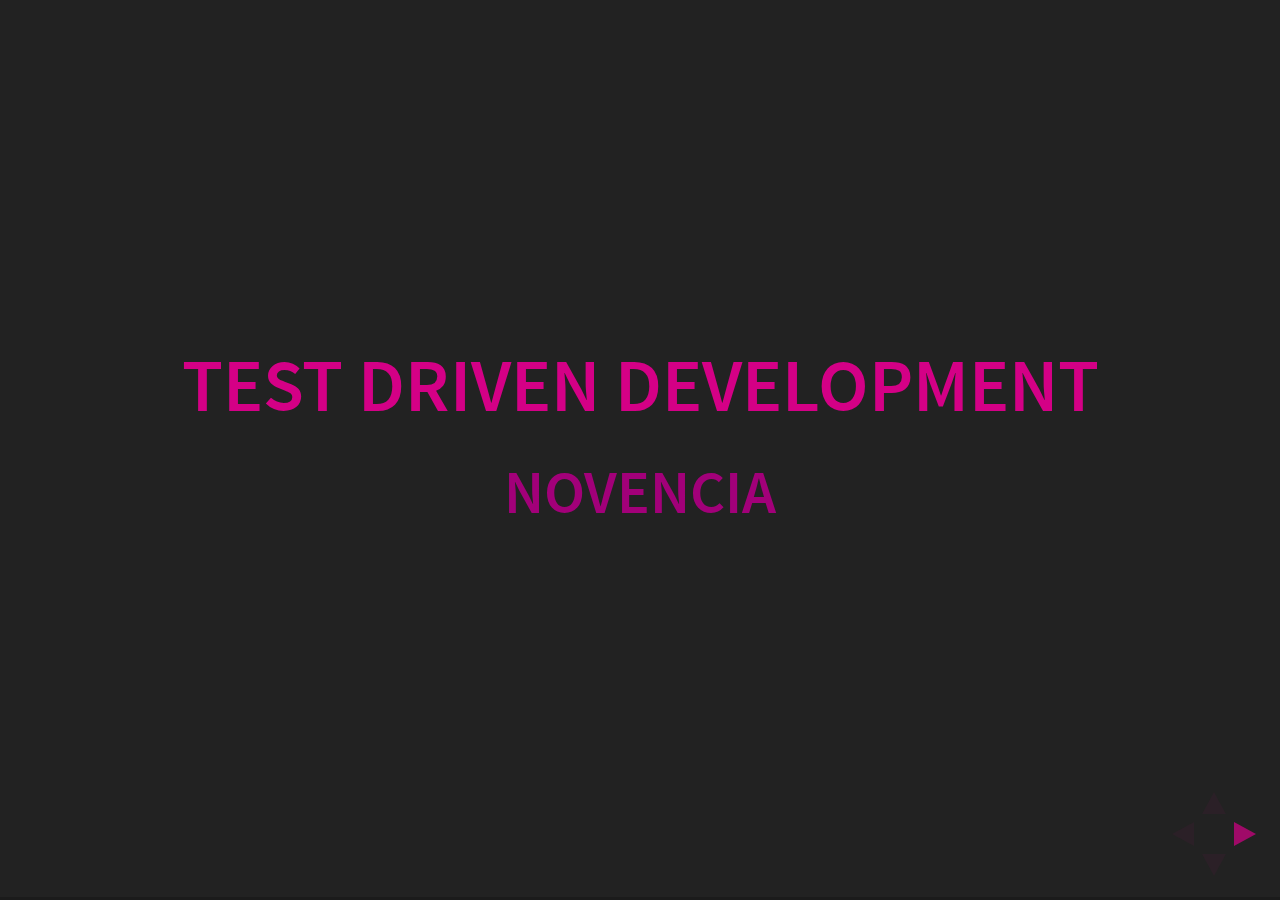
<file: prez/tdd-workshop/index.html>
<!doctype html>
<html>

<head>
    <meta charset="utf-8">
    <meta name="viewport" content="width=device-width, initial-scale=1.0, maximum-scale=1.0, user-scalable=no">

    <title>TDD Workshop</title>

    <link rel="stylesheet" href="css/reveal.css">
    <link rel="stylesheet" href="css/theme/novencia.css">

    <!-- Theme used for syntax highlighting of code -->
    <link rel="stylesheet" href="lib/css/zenburn.css">

    <!-- Printing and PDF exports -->
    <script>
        var link = document.createElement('link');
        link.rel = 'stylesheet';
        link.type = 'text/css';
        link.href = window.location.search.match(/print-pdf/gi) ? 'css/print/pdf.css' : 'css/print/paper.css';
        document.getElementsByTagName('head')[0].appendChild(link);
    </script>
</head>

<body>
<div class="reveal">
    <div class="slides">
        <section>
            <h2>Test Driven Development</h2>
            <h3>Novencia</h3>
        </section>
        <section>
            <h2>Test Driven Development</h2>
            <aside class="fragment fade-in">
                TDD c'est quoi pour vous ?
            </aside>
        </section>
        <section>
            <blockquote>
              Test Driven-Development: <br/>Clean code that works.
            </blockquote>
            Ron Jeffries
            <aside class="notes">
                <ul>
                    <li>1 des trois fondateur de XP</li>
                    <li>Signataire manifest Agile</li>
                </ul>
            </aside>
        </section>
        <section>
          <h2>TDD, Pourquoi ?</h2>
          <ul>
              <li class="fragment fade-in">Tests first</li>
              <li class="fragment fade-in">Guide</li>
              <li class="fragment fade-in">Design "émergent"</li>
              <li class="fragment fade-in">Expérimentation</li>
              <li class="fragment fade-in">Harnais de sécurité</li>
              <li class="fragment fade-in">Confiance</li>
              <li class="fragment fade-in">Documentation</li>
          </ul>
          <aside class="notes">
              <ul>
                  <li>Test firsts : Reflection autour du test -> autour de la fonctionnalité</li>
                  <li>Guide : laissez-vous guider</li>
                  <li>Design : Test compliqué -> design adapté ?</li>
                  <li>Expérimentation : comment ça réagi si -> nouveau test</li>
                  <li>Harnais : exécuté à la compilation -> je sais si ça explose</li>
                  <li>Confiance : dans le code écrit</li>
                  <li>Documentation : comment ça fonctionne</li>
              </ul>
          </aside>
        </section>
        <section>
            <h2>TDD : une méthode</h2>
            <img src="images/red-green-refactor.png" alt="red green refactor schemas" />
            <aside class="notes">
                <ul>
                    <li>Red : Ecrire un test rouge (<b>je l'exécute</b>) -> il teste quelque chose</li>
                    <li>Green : Faire passer ce test <b>uniquement</b> le plus vite possible</li>
                    <li>Refactor : clean it, le test aussi</li>
                </ul>
            </aside>
        </section>
        <section>
            <h2>TDD : une méthode</h2>
            <img src="images/precise-red-green-refactor.png" alt="red green refactor - a more precise schemas" />
        </section>
        <section>
            <h2>Structure d'un test</h2>
            <pre><code class="java">
public void add_should_sum_several_numbers() {
    // Given / Arrange
    Calculator calculator = new Calculator();

    // When / Act
    calculator.add(2);
    calculator.add(4);

    // Then / Assert
    assertThat(calculator.result()).isEqualTo(6);
}
            </code></pre>
            <aside class="notes">
                <ul>
                    <li>Given : Etat initial</li>
                    <li>When : Ce que l'on teste</li>
                    <li>Then : Vérifications</li>
                </ul>
            </aside>
        </section>
        <section>
            <h2>Un bon test</h2>
            <ul>
                <li><b>F</b><span class="fragment fade-in">ast</span></li>
                <li><b>I</b><span class="fragment fade-in">solated</span></li>
                <li><b>R</b><span class="fragment fade-in">epeatable</span></li>
                <li><b>S</b><span class="fragment fade-in">elf-checking</span></li>
                <li><b>T</b><span class="fragment fade-in">imely</span></li>
            </ul>
            <aside class="notes">
                <ul>
                    <li>Fast : je peux l'éxecuter souvent</li>
                    <li>Isolated : Pas de dépendances</li>
                    <li>Repeatable : On lance N fois -> même résultat</li>
                    <li>Self-checking : Rouge ou vert, sans intervention humaine</li>
                    <li>Timely : Ecrit en même temps que le code</li>
                </ul>
            </aside>
        </section>
        <section>
            <h2>Black vs White box</h2>
            <p>Attention à la maintenabilité</p>
        </section>
        <section>
            <h2>Gestion des tests</h2>
            <p>Quand ?</p>
            <ul>
                <li>Ecrire un test</li>
                <li>Supprimer un test</li>
            </ul>
            <aside class="notes">
                <ul>
                    <li>Ecrire un test -> avant tout code de prod, pour corriger un bug, pour tester</li>
                    <li>Supprimer une test -> Redondances, sauf si cela baisse votre confiance</li>
                </ul>
            </aside>
        </section>
        <section>
            <h2>Outils de tests</h2>
            <ul>
                <li>Dummy</li>
                <li>Fake</li>
                <li>Stubs</li>
                <li>Spy</li>
                <li>Mock</li>
            </ul>
            <p class="fragment fade-in">Librairies : Mockito, NSubstitute, HSQLDB, Wiremock</p>
            <aside class="notes">
                <ul>
                    <li>Mock : Je définie le comportement
                        <ul>
                            <li>Dépendance complexe</li>
                            <li>Partial mock</li>
                        </ul>
                    </li>
                    <li>Spy : Je regarde quelle fct est appelée
                        <ul>
                            <li>appel DAO</li>
                        </ul>
                    </li>
                </ul>
                <ul>
                    <li><b>Dummy</b> objects are passed around but never actually used. Usually they are just used to fill parameter lists.</li>
                    <li><b>Fake</b> objects actually have working implementations, but usually take some shortcut which makes them not suitable for production (an in memory database is a good example).</li>
                    <li><b>Stubs</b> provide canned answers to calls made during the test, usually not responding at all to anything outside what's programmed in for the test.</li>
                    <li><b>Spies</b> are stubs that also record some information based on how they were called. One form of this might be an email service that records how many messages it was sent.</li>
                    <li><b>Mocks</b> are what we are talking about here: objects pre-programmed with expectations which form a specification of the calls they are expected to receive.</li>
                </ul>
            </aside>
        </section>
        <section>
            <h2>Code legacy</h2>
            <ul>
                <li>Viser le code important</li>
                <li>Isoler le code à tester</li>
            </ul>
        </section>
        <section>
            <h2>Pyramide des tests</h2>
            <img src="images/test-pyramid.png" />
        </section>
        <section>
            <h2>Resources</h2>
            <small>
                <ul>
                    <li><b>Growing OO software guided by tests</b>, Steve Freeman</li>
                    <li><b>Test Driven Development: By Example</b>, Kent Beck</li>
                    <li><b>The art of Unit Testing, second edition</b>, Roy Osherove</li>
                    <li><a href="https://martinfowler.com/articles/mocksArentStubs.html">Mocks aren't Stubs</a> Marting Fowler</li>
                    <li><a href="https://www.youtube.com/watch?v=XHnuMjah6ps">Outside in TDD : live coding</a> Sandro Mancuso</li>
                    <li><a href="https://www.youtube.com/watch?v=_NnElPO5BU0">Testing and Refactoring Legacy Code</a> Sandro Mancuso</li>
                </ul>
            </small>
            <aside class="notes">
                <ul>
                    <li>Growing object-oriented software guided by tests -> Steve Freeman</li>
                    <li>Test Driven Development: By Example -> Kent Beck, surtout le début</li>
                    <li>The art of Unit Testing -> Roy Osherove</li>
                    <li>Mocks aren't stubs : martin fowler</li>
                    <li>Outside in TDD -> Sandro mancuso</li>
                    <li>Testing and Refactoring Legacy Code -> Sandro mancuso</li>
                </ul>
            </aside>
        </section>
        <section>
            <h2>Aller plus loin</h2>
            <ul>
                <li>TDD Double boucle</li>
                <li>ATTD : Acceptance Test Driven Development</li>
                <li>BDD : Behavior Driven Development</li>
                <li>Mockist vs Classic TDD</li>
                <li>Mutation testing</li>
            </ul>
        </section>
        </section>
        <section>
            <h1>Let's go</h1>
            <h2>Ping Pong</h2>
        </section>
        <section>
            <h3>Kata</h3>
            <section>
                <h2>Leap year</h2>
                <p>
                    Write a function that returns true or false depending on whether its input integer is a leap year or not.
                </p>
                <p>
                    A leap year is divisible by 4, but is not otherwise divisible by 100 unless it is also divisible by 400.
                </p>
                <ul>
                    <li>2001 is a typical common year</li>
                    <li>1996 is a typical leap year</li>
                    <li>1900 is an atypical common year</li>
                    <li>2000 is an atypical leap year</li>
                </ul>
            </section>
            <section>
                <h2>RPN</h2>
                <h3>reverse polonish notation</h3>
                <ul>
                    <li class="numbers">3 4 + = 7</li>
                    <li class="numbers">5 1 2 + 4 x + 3 - = 14</li>
                    <li class="numbers">1 16 14 - 3 = 1 2 3</li>
                </ul>
            </section>
            <section>
                <h2>MiniPricer</h2>
                <a href="https://ingdevfi.wordpress.com/2015/02/27/kata-finance-le-minipricer/">https://ingdevfi.wordpress.com/2015/02/27/kata-finance-le-minipricer/</a>
            </section>
            <section>
                <h2>Birthday greetings</h2>
                <a href="https://github.com/xpmatteo/birthday-greetings-kata">https://github.com/xpmatteo/birthday-greetings-kata</a>
            </section>
        </section>
    </div>
</div>

<script src="lib/js/head.min.js"></script>
<script src="js/reveal.js"></script>

<script>
    // More info https://github.com/hakimel/reveal.js#configuration
    Reveal.initialize({
        history: true,

        // More info https://github.com/hakimel/reveal.js#dependencies
        dependencies: [{
            src: 'plugin/markdown/marked.js'
        }, {
            src: 'plugin/markdown/markdown.js'
        }, {
            src: 'plugin/notes/notes.js',
            async: true
        }, {
            src: 'plugin/highlight/highlight.js',
            async: true,
            callback: function () {
                hljs.initHighlightingOnLoad();
            }
        }]
    });
</script>
</body>

</html>
</file>
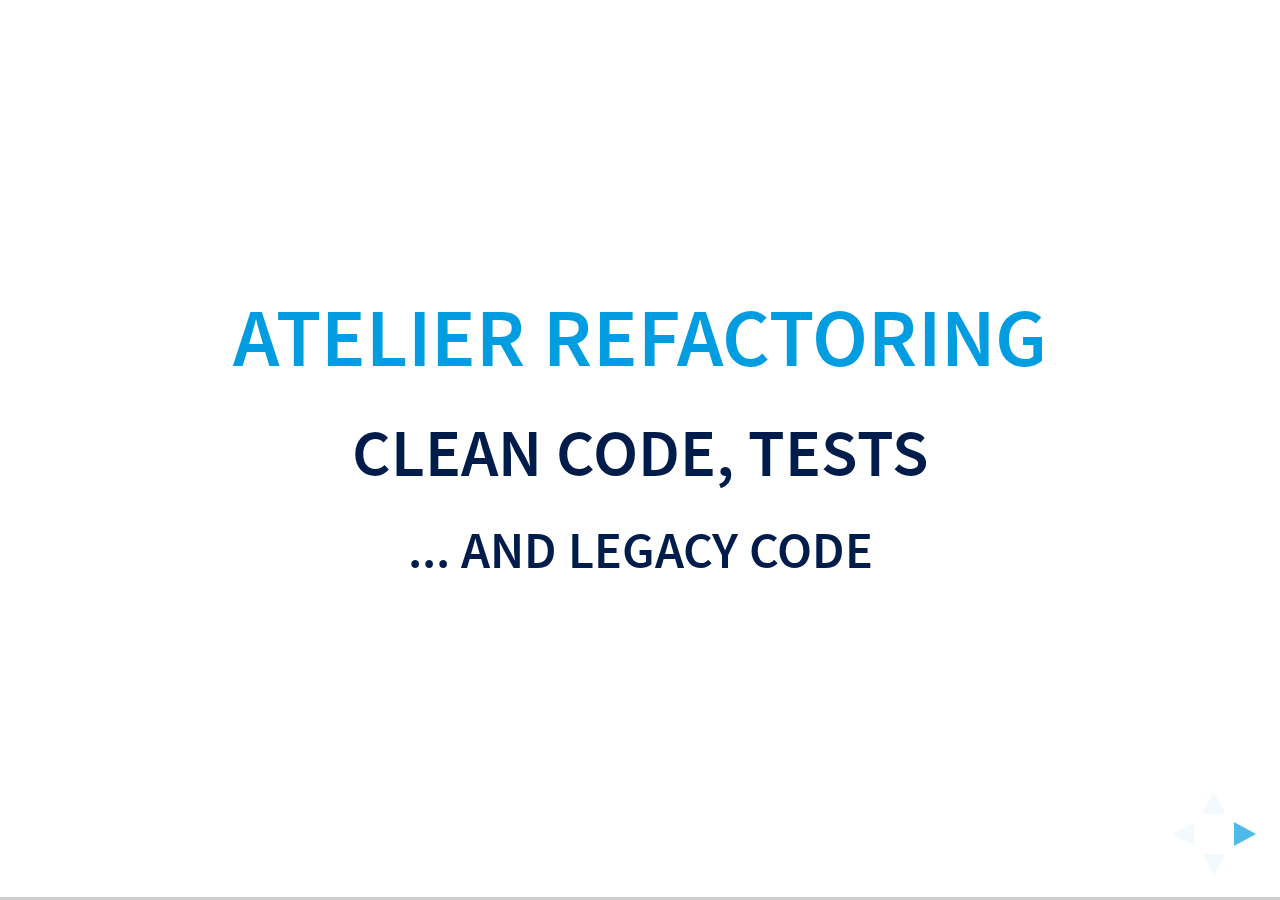
<file: prez/working-on-legacy-workshop/index.html>
<!doctype html>
<html>

<head>
    <meta charset="utf-8">
    <meta name="viewport" content="width=device-width, initial-scale=1.0, maximum-scale=1.0, user-scalable=no">

    <title>Refactoring Workshop</title>

    <link rel="stylesheet" href="css/reveal.css">
    <link rel="stylesheet" href="css/theme/amundi.css">

    <!-- Theme used for syntax highlighting of code -->
    <link rel="stylesheet" href="lib/css/zenburn.css">

    <!-- Printing and PDF exports -->
    <script>
        var link = document.createElement('link');
        link.rel = 'stylesheet';
        link.type = 'text/css';
        link.href = window.location.search.match(/print-pdf/gi) ? 'css/print/pdf.css' : 'css/print/paper.css';
        document.getElementsByTagName('head')[0].appendChild(link);
    </script>
</head>

<body>
<div class="reveal">
    <div class="slides">
        <section>
            <h2>Atelier Refactoring</h2>
            <h3>Clean code, Tests</h3>
            <h4>... and legacy code</h4>
        </section>
        <section>
            <h2>Disclaimer</h2>
            <blockquote>Dur avec le code, doux avec les gens</blockquote>
        </section>
        <section>
            <h1>Summary</h1>
            <ul>
                <li class="fragment fade-up">Clean code, c&#39;est quoi ?
                    <ul class="fragment fade-out">
                        <li>The Good, the bad and the ugly</li>
                        <li>Pourquoi mon code est STUPID ?</li>
                        <li>Comment de rendre SOLID ?</li>
                    </ul>
                </li>
                <li class="fragment fade-up">Travailler sur du legacy ?
                    <ul class="fragment fade-out">
                        <li>Problèmes fréquents</li>
                    </ul>
                </li>
                <li class="fragment fade-up">Atelier !</li>
            </ul>
        </section>
        <section>
            <section>
                <h2>The Good,<br/>the bad<br/>and the ugly</h2>
            </section>
            <section>
                    <pre><code>
public void update() {
        for (int i = 0; i < items.length; i++) {
            if (!items[i].name.equals("Aged Brie")
                    && !items[i].name.equals("Backstage passes to a TAFKAL80ETC concert")) {
                if (items[i].quality > 0) {
                    if (!items[i].name.equals("Sulfuras, Hand of Ragnaros")) {
                        items[i].quality = items[i].quality - 1;
                    }
                }
            } else {
                if (items[i].quality < 50) {
                    items[i].quality = items[i].quality + 1;

                    if (items[i].name.equals("Backstage passes to a TAFKAL80ETC concert")) {
                        if (items[i].sellIn < 11) {
                            if (items[i].quality < 50) {
                                items[i].quality = items[i].quality + 1;
                            }
                        }

                        if (items[i].sellIn < 6) {
                            if (items[i].quality < 50) {
                                items[i].quality = items[i].quality + 1;
                            }
                        }
                    }
                }
            }

            if (!items[i].name.equals("Sulfuras, Hand of Ragnaros")) {
                items[i].sellIn = items[i].sellIn - 1;
            }

            if (items[i].sellIn < 0) {
                if (!items[i].name.equals("Aged Brie")) {
                    if (!items[i].name.equals("Backstage passes to a TAFKAL80ETC concert")) {
                        if (items[i].quality > 0) {
                            if (!items[i].name.equals("Sulfuras, Hand of Ragnaros")) {
                                items[i].quality = items[i].quality - 1;
                            }
                        }
                    } else {
                        items[i].quality = items[i].quality - items[i].quality;
                    }
                } else {
                    if (items[i].quality < 50) {
                        items[i].quality = items[i].quality + 1;
                    }
                }
            }
        }
    }
}
                </code></pre>
            </section>
        </section>
        <section>
            <section>
                <h2>Mon code est STUPID</h2>
            </section>
            <section>
                <h3>STUPID ?</h3>
                <ul>
                    <li><strong>S</strong><span class="fragment fade-in">ingleton</span></li>
                    <li><strong>T</strong><span class="fragment fade-in">ight Couplig</span></li>
                    <li><strong>U</strong><span class="fragment fade-in">ntestable</span></li>
                    <li><strong>P</strong><span class="fragment fade-in">remature Optimization</span></li>
                    <li><strong>I</strong><span class="fragment fade-in">ndescriptive Naming</span></li>
                    <li><strong>D</strong><span class="fragment fade-in">uplication</span></li>
                </ul>
            </section>
            <section>
                <h3>Singleton</h3>
                <ul>
                    <li class="fragment fade-in">Etat global</li>
                    <li class="fragment fade-in">Couplage fort</li>
                </ul>
                <aside class="notes">
                    Variable globale?<br/> Besoin ?<br/> Exemple valable ?
                </aside>
            </section>
            <section>
                <h3>Tight Coupling</h3>
                <h4>Couplage fort</h4>
                <ul>
                    <li class="fragment fade-in">Refactoring difficile</li>
                    <li class="fragment fade-in">Réutilisabilité faible</li>
                    <li class="fragment fade-in">Difficile à tester</li>
                </ul>
                <aside class="notes">
                    Deux classes imbriquées<br/>
                </aside>
            </section>
            <section>
                <h3>Untestable</h3>
                <h4>Non testable</h4>
                <ul>
                    <li class="fragment fade-in">Comment être sûr que ça fonctionne ?</li>
                </ul>
                <aside class="notes">
                    Au moment du dev<br/>
                    En cas de modification
                </aside>
            </section>
            <section>
                <h3>Premature Optimization</h3>
                <h4>Optimisation prématurée</h4>
                <ul>
                    <li class="fragment fade-in">Coût important</li>
                    <li class="fragment fade-in">Bénéfice faible</li>
                    <li class="fragment fade-in">Est-ce réellement efficace ?</li>
                </ul>
                <aside class="notes">
                    exemple : cache</br>
                    complexification<br/>
                    Ai-je mesuré avant, après ?
                </aside>
            </section>
            <section>
                <h3>Indescriptive Naming</h3>
                <h4>Noms dénués de sens</h4>
                <ul>
                    <li class="fragment fade-in">Qu'est-ce que c'est ?</li>
                    <li class="fragment fade-in">Qu'est-ce que ça fait ?</li>
                </ul>
                <aside class="notes">
                    Eviter manager, handler, Object, ...<br/>
                </aside>
            </section>
            <section>
                <h3>Duplication</h3>
                <ul>
                    <li class="fragment fade-in">Copier - coller</li>
                </ul>
                <aside class="notes">
                    Eviter les copier-coller<br/>
                    Factoriser<br/>
                    Nouvelle classe
                </aside>
            </section>
        </section>
        <section>
            <section>
                <h3>Rendez le SOLID</h3>
            </section>
            <section>
                <h3>SOLID ?</h3>
                <ul>
                    <li><strong>S</strong><span class="fragment fade-in">ingle responsibility principle</span></li>
                    <li><strong>O</strong><span class="fragment fade-in">pen/close principle</span></li>
                    <li><strong>L</strong><span class="fragment fade-in">iskov substitution</span></li>
                    <li><strong>I</strong><span class="fragment fade-in">nterface segregation</span></li>
                    <li><strong>D</strong><span class="fragment fade-in">ependency Inversion Principle</span></li>
                </ul>
            </section>
            <section>
                <h3>Single Responsibility Principle</h3>
                <ul>
                    <li class="fragment fade-in">God classes</li>
                    <li class="fragment fade-in">Une seule raison de changer</li>
                </ul>
                <aside class="notes">
                    Découper<br/>
                    Qu'elle est la responssabilité de cette classe ?
                </aside>
            </section>
            <section>
                <h3>Open/Close Principle</h3>
                <ul>
                    <li class="fragment fade-in">Ouvert à l'extension</li>
                    <li class="fragment fade-in">Fermé à la modification</li>
                </ul>
                <aside class="notes">
                    Ajouter un élément sans modifier l'existant<br/>
                </aside>
            </section>
            <section>
                <h3>Liskov Substitution</h3>
                <ul>
                    <li class="fragment fade-in">Un type doit est remplaçable par ces sous-types</li>
                </ul>
                <aside class="notes">
                    Un type = un contrat<br/>
                    Que représente mon type ?<br/>
                    Y-a-t il des sous-types ?<br/>
                    Exemple : Map -> HashMap, TreeMap
                </aside>
            </section>
            <section>
                <h3>Interface Segregation Principle</h3>
                <ul>
                    <li class="fragment fade-in">Spécifique à un client</li>
                    <li class="fragment fade-in">Couplage faible - forte cohésion</li>
                </ul>
                <aside class="notes">
                    Découper les différents usages<br/>
                    ex : User -> Acheteur, vendeur
                </aside>
            </section>
            <section>
                <h3>Dependency Inversion Principle</h3>
                <ul>
                    <li class="fragment fade-in">Les abstractions ne doivent pas dépendre des implémentations</li>
                    <li class="fragment fade-in">Les implémentations doivent dépendrent des abstraction</li>
                </ul>
                <aside class="notes">
                    /!\ absctraction != abstract<br/>
                    Un type = un contrat<br/>
                    J'écris le contrat avant<br/>
                    Ex : DAO database ou WS
                </aside>
            </section>
        </section>
        <section>
            <h3>KISS</h3>
            <h4>Keep it simple stupid</h4>
            <ul>
                <li class="fragment fade-in">Code simple</li>
                <li class="fragment fade-in">Lecture facile</li>
                <li class="fragment fade-in">Maintenance facile</li>
                <li class="fragment fade-in">Réutilisabilité</li>
            </ul>
            <aside class="notes">
                Simple<br/>
                petit<br/>
                court<br/>
                Se faire relire
            </aside>
        </section>
        <section>
            <h3>Dans la vrai vie</h3>
            <blockquote class="fragment fade-in">We write code for human <br/>not for machine</blockquote>
        </section>
        <section>
            <h3>Dans la vrai vie</h3>
            <ul>
                <li class="fragment fade-in">Code lisible</li>
                <li class="fragment fade-in">Montrer l'intention</li>
                <li class="fragment fade-in">La rêgle du boy scout</li>
                <li class="fragment fade-in">S'améliorer</li>
                <li class="fragment fade-in">Chercher du feedback</li>
            </ul>
            <aside class="notes">
                Pas parfait, juste mieux
            </aside>
        </section>
        <section>
            <section>
                <h3>Exemples</h3>
                <ul>
                    <li class="fragment fade-in">getInstance</li>
                    <li class="fragment fade-in">Héritage et réutilisation</li>
                    <li class="fragment fade-in">Méthodes ou classes énormes</li>
                    <li class="fragment fade-in">Responsabilités multiples</li>
                </ul>
                <aside class="notes"></aside>
            </section>
            <section>
                <h3>getInstance</h3>
                <pre><code>
if (mode == MONTHLY_MODE) {
    putSameCompositePtfs(date, ServicesMgr.getInstance()
                   .getExternalPerfService()
                   .getPtfByAIMRCompo(date, mode, getComposite()));
}
                </code></pre>
                <aside class="notes">
                    Problèmes :
                    Tests compliqués<br/>
                    Pas d'interface<br/>
                    Pas d'injection -> pas de remplacement possible<br/>
                    Solution : Attribut setter dans constructeur
                </aside>
            </section>
            <section>
                <h3>Héritage et réutilisation</h3>
                <pre><code>
class UnmodifiableArrayList&lt;E&gt; extends ArrayList&lt;E&gt; {
    public E set(int index, E element) {
        throw new UnsupportedOperationException();
    }
    public void add(int index, E element) {
        throw new UnsupportedOperationException();
    }
    public E remove(int index) {
        throw new UnsupportedOperationException();
    }
    public boolean addAll(int index, Collection&lt;? extends E&gt; c) {
        throw new UnsupportedOperationException();
    }
...
}
                </code></pre>
                <ul>
                    <li class="fragment fade-in">Favoriser la composition plutôt que héritage</li>
                </ul>
                <aside class="notes">
                    Problèmes : Type incohérent
                    Solution :
                    Encapsuler<br/>
                    ArrayList en interne
                </aside>
            </section>
            <section>
                <h3>Méthodes ou classes énormes</h3>
                <ul>
                    <li class="fragment fade-in">Un commentaire / un bloc de code</li>
                    <li class="fragment fade-in">Une nouvelle méthode / classe</li>
                    <li class="fragment fade-in">Rechercher le couplage faible et une forte cohésion</li>
                </ul>
                <aside class="notes">
                    Problème : lisibilité couplage
                    Solution : découper avec l'IDE
                </aside>
            </section>
            <section>
                <h3>Responsabilités multiples</h3>
                <pre><code>
public void sendGreetings(String fileName, XDate xDate, String smtpHost, int smtpPort)
                    throws IOException, ParseException, AddressException, MessagingException {
		BufferedReader in = new BufferedReader(new FileReader(fileName));
		String str = "";
		str = in.readLine(); // skip header
		while ((str = in.readLine()) != null) {
			String[] employeeData = str.split(", ");
			Employee employee = new Employee(employeeData[1], employeeData[0], employeeData[2], employeeData[3]);
			if (employee.isBirthday(xDate)) {
				String recipient = employee.getEmail();
				String body = "Happy Birthday, dear %NAME%".replace("%NAME%", employee.getFirstName());
				String subject = "Happy Birthday!";
				sendMessage(smtpHost, smtpPort, "sender@here.com", subject, body, recipient);
			}
		}
	}

	private void sendMessage(String smtpHost, int smtpPort, String sender, String subject, String body, String recipient)
                    throws AddressException, MessagingException {
		// Create a mail session
		java.util.Properties props = new java.util.Properties();
		props.put("mail.smtp.host", smtpHost);
		props.put("mail.smtp.port", "" + smtpPort);
		Session session = Session.getInstance(props, null);

		// Construct the message
		Message msg = new MimeMessage(session);
		msg.setFrom(new InternetAddress(sender));
		msg.setRecipient(Message.RecipientType.TO, new InternetAddress(recipient));
		msg.setSubject(subject);
		msg.setText(body);

		// Send the message
		Transport.send(msg);
	}
                </code></pre>
                <aside class="notes">
                    Problème : Réutilisabilité, couplage
                    Solution : Découper avec l'IDE
                </aside>
            </section>
        </section>
        <section>
            <h2>Live coding</h2>
        </section>
        <section>
            <h2>Birthday Greetings</h2>
            <a href="https://github.com/xpmatteo/birthday-greetings-kata">https://github.com/xpmatteo/birthday-greetings-kata</a>
        </section>
        <section>
            <h2>Gilded Roses</h2>
            <a href="https://github.com/emilybache/GildedRose-Refactoring-Kata" >https://github.com/emilybache/GildedRose-Refactoring-Kata</a>
        </section>
    </div>
</div>

<script src="lib/js/head.min.js"></script>
<script src="js/reveal.js"></script>

<script>
    // More info https://github.com/hakimel/reveal.js#configuration
    Reveal.initialize({
        history: true,

        // More info https://github.com/hakimel/reveal.js#dependencies
        dependencies: [{
            src: 'plugin/markdown/marked.js'
        }, {
            src: 'plugin/markdown/markdown.js'
        }, {
            src: 'plugin/notes/notes.js',
            async: true
        }, {
            src: 'plugin/highlight/highlight.js',
            async: true,
            callback: function () {
                hljs.initHighlightingOnLoad();
            }
        }]
    });
</script>
</body>

</html>
<!-- 
	En PJ le compte rendu de la réunion : 
-	Objectif : organiser un atelier autour du clean code / refactoring du legacy
-	Temps disponible : ½ journée
-	Organisation : 5 binômes environ
-	Lieu : Salles de formations au rez-de-chaussée
-	Problèmes fréquemment rencontrés :
o	getInstance() et méthodes static en général
o	héritage pour faire de la réutilisation
o	méthodes longues et complexe
o	multiple responsabilités
o	couplage fort cohérence faible
o	Test unitaires
-	Déroulement prévu
o	1h : présentation S.O.L.I.D
o	30min : live coding : résoudre les problèmes fréquemment rencontrés
o	2h30 : coding kata -> base de code à préparer
-	Date prévue : le 21 avril

Actions :
-	Réserver une salle de formation avec PC
-	Préparer une base de code à refactorer
-	Préparer une présentation de S.O.L.I.D

-->

<!--
More pragmatic :

 - Présenter problèmes et solution théorique
  - Code lisible
  - Montrer l'intention
  - Améliorer
  - boucle de feedback
 - Présenter exemple de mise en place des solutions
 - live coding d'un exemple
 - atelier pratique

-->
</file>
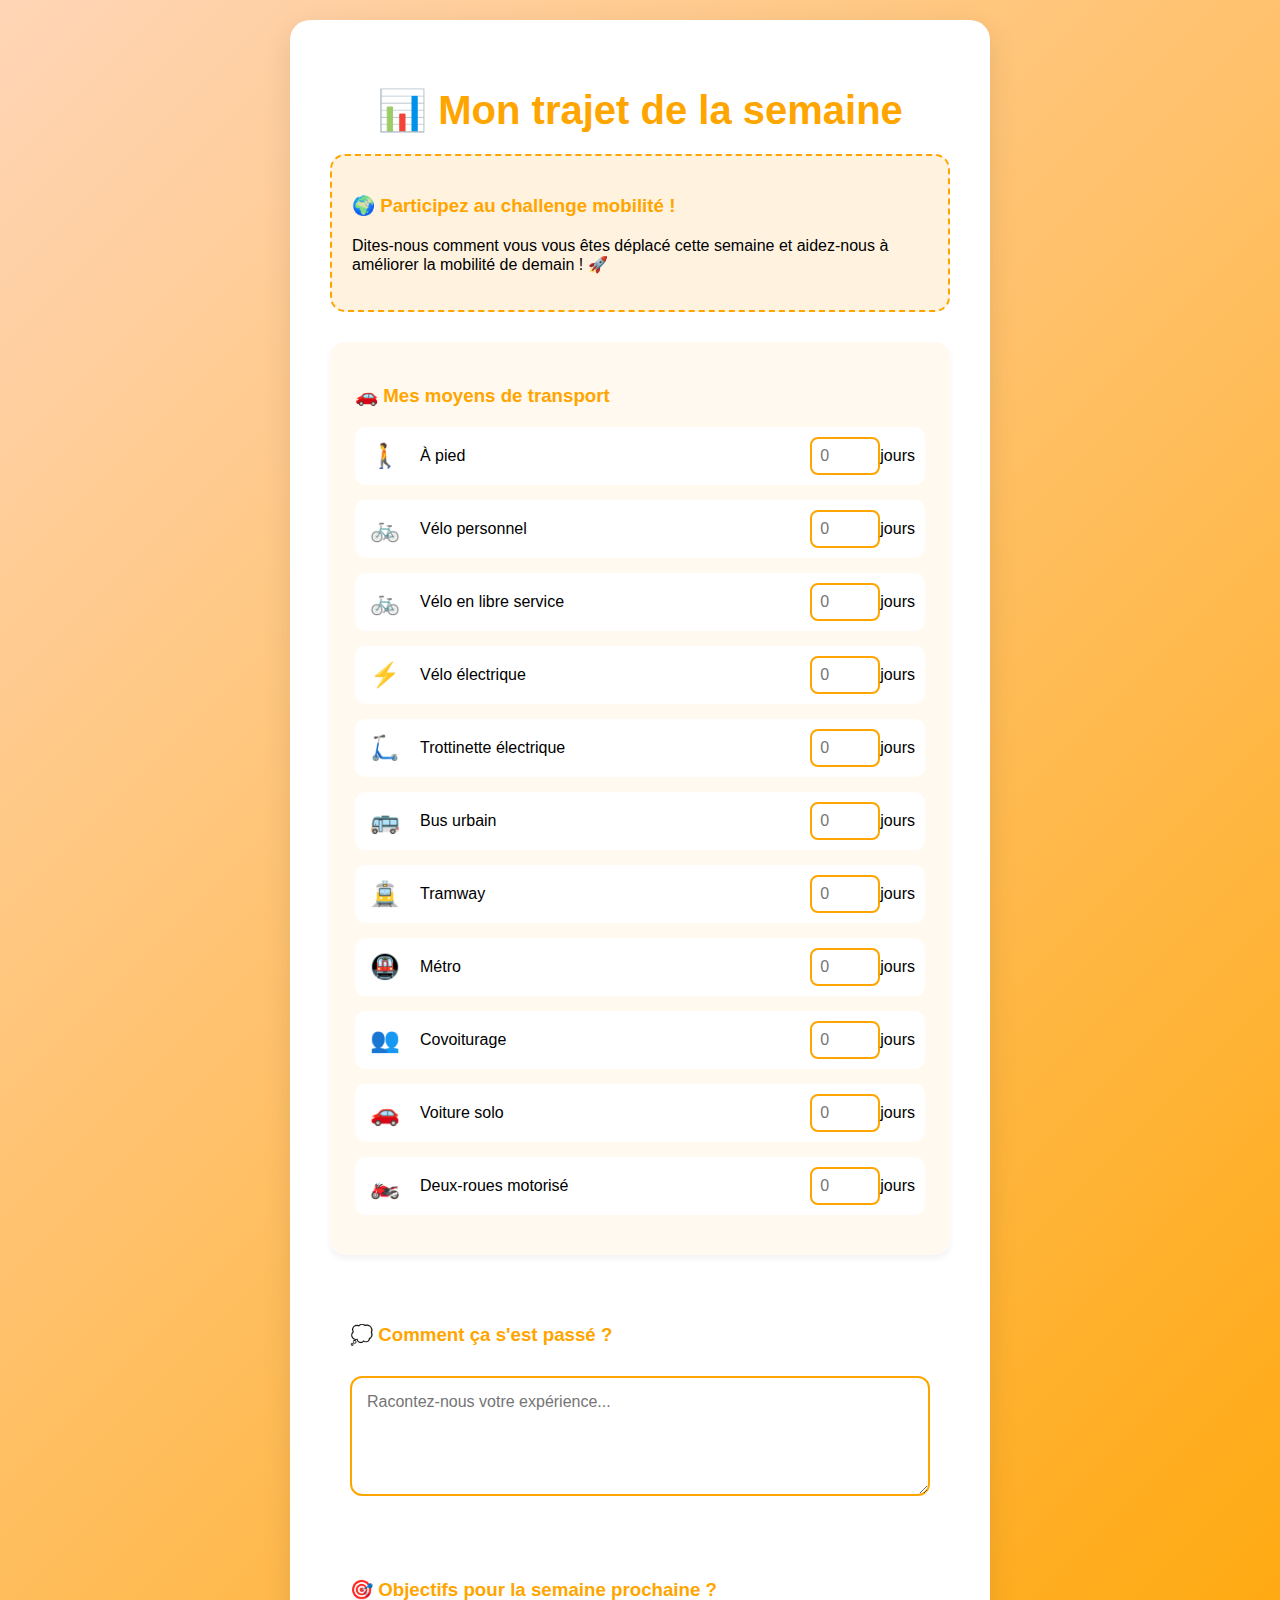
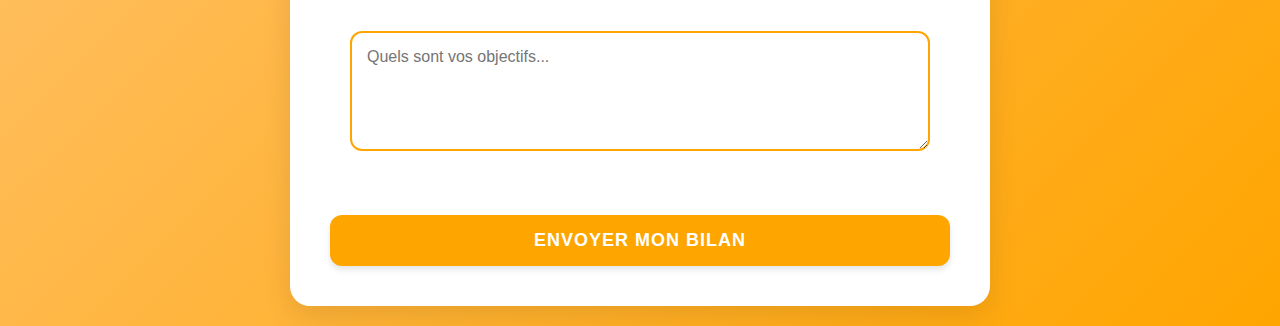
<file: project/form.html>
<!DOCTYPE html>
<html>
<head>
  <style>
      * {
          box-sizing: border-box;
      }
      body {
          font-family: 'Segoe UI', Tahoma, Geneva, Verdana, sans-serif;
          background: linear-gradient(135deg, #ffd5b6, #FFA500);
          margin: 0;
          padding: 20px;
          min-height: 100vh;
          display: flex;
          justify-content: center;
          align-items: center;
      }
      .container {
          background-color: white;
          padding: 40px;
          border-radius: 20px;
          max-width: 700px;
          width: 100%;
          box-shadow: 0 10px 30px rgba(0,0,0,0.1);
      }
      .intro-box {
          background: #fff3e0;
          padding: 20px;
          border-radius: 15px;
          margin-bottom: 30px;
          border: 2px dashed #FFA500;
      }
      h1, h3 {
          color: #FFA500;
          margin-bottom: 20px;
      }
      h1 {
          text-align: center;
          font-size: 2.5em;
      }
      .transport-section {
          background: #fff9f0;
          padding: 25px;
          border-radius: 15px;
          margin-bottom: 30px;
          box-shadow: 0 4px 6px rgba(0,0,0,0.05);
      }
      .transport-item {
          display: flex;
          align-items: center;
          margin-bottom: 15px;
          padding: 10px;
          background: white;
          border-radius: 10px;
          transition: transform 0.2s ease;
      }
      .transport-item:hover {
          transform: translateX(10px);
      }
      .transport-icon {
          font-size: 24px;
          margin-right: 15px;
          width: 40px;
          text-align: center;
      }
      label {
          margin-right: 10px;
          flex: 1;
      }
      input[type="number"] {
          width: 70px;
          padding: 8px;
          border: 2px solid #FFA500;
          border-radius: 8px;
          font-size: 16px;
          outline: none;
          transition: all 0.3s ease;
      }
      textarea {
          width: 100%;
          padding: 15px;
          border: 2px solid #FFA500;
          border-radius: 12px;
          margin-top: 10px;
          min-height: 120px;
          font-family: inherit;
          font-size: 16px;
          resize: vertical;
          outline: none;
      }
      button {
          background-color: #FFA500;
          color: white;
          border: none;
          padding: 15px 30px;
          border-radius: 12px;
          font-size: 18px;
          cursor: pointer;
          width: 100%;
          margin-top: 20px;
          transition: all 0.3s ease;
          font-weight: bold;
          text-transform: uppercase;
          letter-spacing: 1px;
          box-shadow: 0 4px 6px rgba(0,0,0,0.1);
      }
      button:hover {
          background-color: #FF8C00;
          transform: translateY(-2px);
      }
      .feedback-section {
          background: white;
          padding: 20px;
          border-radius: 15px;
          margin-bottom: 20px;
      }
  </style>
</head>
<body>
<div class="container">
  <h1>📊 Mon trajet de la semaine</h1>

  <div class="intro-box">
    <h3>🌍 Participez au challenge mobilité !</h3>
    <p>Dites-nous comment vous vous êtes déplacé cette semaine et aidez-nous à améliorer la mobilité de demain ! 🚀</p>
  </div>

  <form>
    <div class="transport-section">
      <h3>🚗 Mes moyens de transport</h3>

      <div class="transport-item">
        <div class="transport-icon">🚶</div>
        <label>À pied</label>
        <input type="number" min="0" max="7" name="pied" placeholder="0"> jours
      </div>

      <div class="transport-item">
        <div class="transport-icon">🚲</div>
        <label>Vélo personnel</label>
        <input type="number" min="0" max="7" name="velo_perso" placeholder="0"> jours
      </div>

      <div class="transport-item">
        <div class="transport-icon">🚲</div>
        <label>Vélo en libre service</label>
        <input type="number" min="0" max="7" name="velo_service" placeholder="0"> jours
      </div>

      <div class="transport-item">
        <div class="transport-icon">⚡</div>
        <label>Vélo électrique</label>
        <input type="number" min="0" max="7" name="velo_electrique" placeholder="0"> jours
      </div>

      <div class="transport-item">
        <div class="transport-icon">🛴</div>
        <label>Trottinette électrique</label>
        <input type="number" min="0" max="7" name="trottinette" placeholder="0"> jours
      </div>

      <div class="transport-item">
        <div class="transport-icon">🚌</div>
        <label>Bus urbain</label>
        <input type="number" min="0" max="7" name="bus" placeholder="0"> jours
      </div>

      <div class="transport-item">
        <div class="transport-icon">🚊</div>
        <label>Tramway</label>
        <input type="number" min="0" max="7" name="tram" placeholder="0"> jours
      </div>

      <div class="transport-item">
        <div class="transport-icon">🚇</div>
        <label>Métro</label>
        <input type="number" min="0" max="7" name="metro" placeholder="0"> jours
      </div>

      <div class="transport-item">
        <div class="transport-icon">👥</div>
        <label>Covoiturage</label>
        <input type="number" min="0" max="7" name="covoiturage" placeholder="0"> jours
      </div>

      <div class="transport-item">
        <div class="transport-icon">🚗</div>
        <label>Voiture solo</label>
        <input type="number" min="0" max="7" name="voiture" placeholder="0"> jours
      </div>

      <div class="transport-item">
        <div class="transport-icon">🏍️</div>
        <label>Deux-roues motorisé</label>
        <input type="number" min="0" max="7" name="deux_roues" placeholder="0"> jours
      </div>
    </div>

    <div class="feedback-section">
      <h3>💭 Comment ça s'est passé ?</h3>
      <textarea name="feedback" placeholder="Racontez-nous votre expérience..."></textarea>
    </div>

    <div class="feedback-section">
      <h3>🎯 Objectifs pour la semaine prochaine ?</h3>
      <textarea name="amelioration" placeholder="Quels sont vos objectifs..."></textarea>
    </div>

    <button type="submit">Envoyer mon bilan</button>
  </form>
</div>
</body>
</html>
</file>
<file: styles/index.css>
.bg-primary {
    background-color: #00334d !important;
}

.text-primary {
    color: #00334d !important;
}

.bg-primary a {
    color: white;
}

.contact dd {
    font-size: 14px;
    line-height: normal;
}

.experience .description {
    margin-top: 15px;
}

.experience dl {
    font-size: 14px;
    line-height: normal;
    margin-top: 15px;
    margin-left: 25px;
}

.experience p {
    font-size: 14px;
}

.experience h2 {
    padding-bottom: 20pt;
}

.experience {
    padding-bottom: 20pt;
    page-break-inside: avoid;
}

.conferences a {
    color: #00334d;
}

.conferences dl {
    margin-left: 25px;
}

.competences dl {
    margin-left: 25px;
}

a:hover {
    color: cadetblue;
}

@media print {
    @page {
        size: A4;
        margin: 0;
        border: none;
        padding: 20px;
    }

    html,
    body {
        width: 100%;
        height: 1482mm;
        /* 5 * 297 */
    }

    .experience, .profil, .competences, .conferences {
        padding-top: 30px;
        border-left: 2px solid #00334d;
        padding-left: 15px;
    }

    .badge {
        border: 1px solid #00334d;
    }

    .photo {
        border: 3px solid #00334d;
        border-radius: 50%;
    }
}
</file>
<file: prez/clean-code/css/theme/novencia.css>
/**
 * Novencia theme for reveal.js. This is the opposite of the 'white' theme.
 *
 * By Hakim El Hattab, http://hakim.se
 */
@import url(../../lib/font/source-sans-pro/source-sans-pro.css);

section.has-light-background, section.has-light-background h1, section.has-light-background h2, section.has-light-background h3, section.has-light-background h4, section.has-light-background h5, section.has-light-background h6 {
    color: #222;
}

/*********************************************
 * GLOBAL STYLES
 *********************************************/
body {
    background: #222;
    background-color: #222;
}

.reveal {
    font-family: 'Raleway', sans-serif;
    font-size: 38px;
    font-weight: normal;
    color: #fff;
}

::selection {
    color: #fff;
    background: #bee4fd;
    text-shadow: none;
}

.reveal .slides > section,
.reveal .slides > section > section {
    line-height: 1.3;
    font-weight: inherit;
}

/*********************************************
 * HEADERS
 *********************************************/
.reveal h1,
.reveal h2,
.reveal h3,
.reveal h4,
.reveal h5,
.reveal h6 {
    margin: 0 0 20px 0;
    color: #fff;
    font-family: "Source Sans Pro", Helvetica, sans-serif;
    font-weight: 600;
    line-height: 1.2;
    letter-spacing: normal;
    text-transform: uppercase;
    text-shadow: none;
    word-wrap: break-word;
}

.reveal h1 {
    font-size: 2.5em;
}

.reveal h2 {
    font-size: 1.6em;
    color: #d40086;
}

.reveal h3 {
    font-size: 1.3em;
    color: #a20079
}

.reveal h4 {
    font-size: 1em;
    color: #572573
}

.reveal h1 {
    text-shadow: none;
}

/*********************************************
 * OTHER
 *********************************************/
.reveal p {
    margin: 20px 0;
    line-height: 1.3;
}

/* Ensure certain elements are never larger than the slide itself */
.reveal img,
.reveal video,
.reveal iframe {
    max-width: 95%;
    max-height: 95%;
}

.reveal strong,
.reveal b {
    font-weight: bold;
    color: #d40086;
}

.reveal em {
    font-style: italic;
}

.reveal ol,
.reveal dl,
.reveal ul {
    display: inline-block;
    text-align: left;
    margin: 0 0 0 1em;
}

.reveal ol {
    list-style-type: decimal;
}

.reveal ul {
    list-style: none;
}

.reveal ul ul {
    list-style-type: square;
}

.reveal ul ul ul {
    list-style-type: circle;
}

.reveal ul ul,
.reveal ul ol,
.reveal ol ol,
.reveal ol ul {
    display: block;
    margin-left: 40px;
}

.reveal dt {
    font-weight: bold;
}

.reveal dd {
    margin-left: 40px;
}

.reveal q,
.reveal blockquote {
    quotes: none;
}

.reveal blockquote {
    display: block;
    position: relative;
    width: 70%;
    margin: 20px auto;
    padding: 5px;
    font-style: italic;
    background: rgba(255, 255, 255, 0.05);
    box-shadow: 0px 0px 2px rgba(0, 0, 0, 0.2);
}

.reveal blockquote p:first-child,
.reveal blockquote p:last-child {
    display: inline-block;
}

.reveal q {
    font-style: italic;
}

.reveal pre {
    display: block;
    position: relative;
    width: 100%;
    margin: 20px auto;
    text-align: left;
    font-size: 0.52em;
    font-family: monospace;
    line-height: 1em;
    word-wrap: break-word;
    box-shadow: 0px 0px 6px rgba(0, 0, 0, 0.3);
}

.reveal code {
    font-family: monospace;
}

.reveal pre code {
    display: block;
    padding: 5px;
    overflow: auto;
    max-height: 600px;
    word-wrap: normal;
}

.reveal table {
    margin: auto;
    border-collapse: collapse;
    border-spacing: 0;
}

.reveal table th {
    font-weight: bold;
}

.reveal table th,
.reveal table td {
    text-align: left;
    padding: 0.2em 0.5em 0.2em 0.5em;
    border-bottom: 1px solid;
}

.reveal table th[align="center"],
.reveal table td[align="center"] {
    text-align: center;
}

.reveal table th[align="right"],
.reveal table td[align="right"] {
    text-align: right;
}

.reveal table tbody tr:last-child th,
.reveal table tbody tr:last-child td {
    border-bottom: none;
}

.reveal sup {
    vertical-align: super;
}

.reveal sub {
    vertical-align: sub;
}

.reveal small {
    display: inline-block;
    font-size: 0.6em;
    line-height: 1.2em;
    vertical-align: top;
}

.reveal small * {
    vertical-align: top;
}

/*********************************************
 * LINKS
 *********************************************/
.reveal a {
    color: #d40086;
    text-decoration: none;
    -webkit-transition: color .15s ease;
    -moz-transition: color .15s ease;
    transition: color .15s ease;
}

.reveal a:hover {
    color: #ff80d0;
    text-shadow: none;
    border: none;
}

.reveal .roll span:after {
    color: #fff;
    background: #572573;
}

/*********************************************
 * IMAGES
 *********************************************/
.reveal section img {
    margin: 15px 0px;
    /*background: rgba(255, 255, 255, 0.12);*/
    /*border: 4px solid #fff;*/
    box-shadow: 0 0 10px rgba(0, 0, 0, 0.15);
}

.reveal section img.plain {
    border: 0;
    box-shadow: none;
}

.reveal a img {
    -webkit-transition: all .15s linear;
    -moz-transition: all .15s linear;
    transition: all .15s linear;
}

.reveal a:hover img {
    background: rgba(255, 255, 255, 0.2);
    border-color: #d40086;
    box-shadow: 0 0 20px rgba(0, 0, 0, 0.55);
}

.reveal h1.section-title {
    font-size: 1.0em;
    text-align: right;
}

/*********************************************
 * NAVIGATION CONTROLS
 *********************************************/
.reveal .controls .navigate-left,
.reveal .controls .navigate-left.enabled {
    border-right-color: #d40086;
}

.reveal .controls .navigate-right,
.reveal .controls .navigate-right.enabled {
    border-left-color: #d40086;
}

.reveal .controls .navigate-up,
.reveal .controls .navigate-up.enabled {
    border-bottom-color: #d40086;
}

.reveal .controls .navigate-down,
.reveal .controls .navigate-down.enabled {
    border-top-color: #d40086;
}

.reveal .controls .navigate-left.enabled:hover {
    border-right-color: #ff80d0;
}

.reveal .controls .navigate-right.enabled:hover {
    border-left-color: #ff80d0;
}

.reveal .controls .navigate-up.enabled:hover {
    border-bottom-color: #ff80d0;
}

.reveal .controls .navigate-down.enabled:hover {
    border-top-color: #ff80d0;
}

/*********************************************
 * PROGRESS BAR
 *********************************************/
.reveal .progress {
    background: rgba(0, 0, 0, 0.2);
}

.reveal .progress span {
    background: #d40086;
    -webkit-transition: width 800ms cubic-bezier(0.26, 0.86, 0.44, 0.985);
    -moz-transition: width 800ms cubic-bezier(0.26, 0.86, 0.44, 0.985);
    transition: width 800ms cubic-bezier(0.26, 0.86, 0.44, 0.985);
}

/*********************************************
 * NAVIGATION CONTROLS
 *********************************************/
.reveal .controls .navigate-left,
.reveal .controls .navigate-left.enabled {
    border-right-color: #d40086;
}

.reveal .controls .navigate-right,
.reveal .controls .navigate-right.enabled {
    border-left-color: #d40086;
}

.reveal .controls .navigate-up,
.reveal .controls .navigate-up.enabled {
    border-bottom-color: #d40086;
}

.reveal .controls .navigate-down,
.reveal .controls .navigate-down.enabled {
    border-top-color: #d40086;
}

.reveal .controls .navigate-left.enabled:hover {
    border-right-color: #ff80d0;
}

.reveal .controls .navigate-right.enabled:hover {
    border-left-color: #ff80d0;
}

.reveal .controls .navigate-up.enabled:hover {
    border-bottom-color: #ff80d0;
}

.reveal .controls .navigate-down.enabled:hover {
    border-top-color: #ff80d0;
}

b.red {
    color: red;
}

b.green {
    color: green;
}

b.blue {
    color: blue;
}
</file>
<file: prez/clean-code/lib/css/zenburn.css>
/*

Zenburn style from voldmar.ru (c) Vladimir Epifanov <voldmar@voldmar.ru>
based on dark.css by Ivan Sagalaev

*/

.hljs {
  display: block;
  overflow-x: auto;
  padding: 0.5em;
  background: #3f3f3f;
  color: #dcdcdc;
}

.hljs-keyword,
.hljs-selector-tag,
.hljs-tag {
  color: #e3ceab;
}

.hljs-template-tag {
  color: #dcdcdc;
}

.hljs-number {
  color: #8cd0d3;
}

.hljs-variable,
.hljs-template-variable,
.hljs-attribute {
  color: #efdcbc;
}

.hljs-literal {
  color: #efefaf;
}

.hljs-subst {
  color: #8f8f8f;
}

.hljs-title,
.hljs-name,
.hljs-selector-id,
.hljs-selector-class,
.hljs-section,
.hljs-type {
  color: #efef8f;
}

.hljs-symbol,
.hljs-bullet,
.hljs-link {
  color: #dca3a3;
}

.hljs-deletion,
.hljs-string,
.hljs-built_in,
.hljs-builtin-name {
  color: #cc9393;
}

.hljs-addition,
.hljs-comment,
.hljs-quote,
.hljs-meta {
  color: #7f9f7f;
}


.hljs-emphasis {
  font-style: italic;
}

.hljs-strong {
  font-weight: bold;
}
</file>
<file: prez/contract-testing-workshop/dist/reveal.css>
/*!
* reveal.js 4.3.1
* https://revealjs.com
* MIT licensed
*
* Copyright (C) 2011-2022 Hakim El Hattab, https://hakim.se
*/
.reveal .r-stretch,.reveal .stretch{max-width:none;max-height:none}.reveal pre.r-stretch code,.reveal pre.stretch code{height:100%;max-height:100%;box-sizing:border-box}.reveal .r-fit-text{display:inline-block;white-space:nowrap}.reveal .r-stack{display:grid}.reveal .r-stack>*{grid-area:1/1;margin:auto}.reveal .r-hstack,.reveal .r-vstack{display:flex}.reveal .r-hstack img,.reveal .r-hstack video,.reveal .r-vstack img,.reveal .r-vstack video{min-width:0;min-height:0;-o-object-fit:contain;object-fit:contain}.reveal .r-vstack{flex-direction:column;align-items:center;justify-content:center}.reveal .r-hstack{flex-direction:row;align-items:center;justify-content:center}.reveal .items-stretch{align-items:stretch}.reveal .items-start{align-items:flex-start}.reveal .items-center{align-items:center}.reveal .items-end{align-items:flex-end}.reveal .justify-between{justify-content:space-between}.reveal .justify-around{justify-content:space-around}.reveal .justify-start{justify-content:flex-start}.reveal .justify-center{justify-content:center}.reveal .justify-end{justify-content:flex-end}html.reveal-full-page{width:100%;height:100%;height:100vh;height:calc(var(--vh,1vh) * 100);overflow:hidden}.reveal-viewport{height:100%;overflow:hidden;position:relative;line-height:1;margin:0;background-color:#fff;color:#000}.reveal-viewport:-webkit-full-screen{top:0!important;left:0!important;width:100%!important;height:100%!important;transform:none!important}.reveal-viewport:-ms-fullscreen{top:0!important;left:0!important;width:100%!important;height:100%!important;transform:none!important}.reveal-viewport:fullscreen{top:0!important;left:0!important;width:100%!important;height:100%!important;transform:none!important}.reveal .slides section .fragment{opacity:0;visibility:hidden;transition:all .2s ease;will-change:opacity}.reveal .slides section .fragment.visible{opacity:1;visibility:inherit}.reveal .slides section .fragment.disabled{transition:none}.reveal .slides section .fragment.grow{opacity:1;visibility:inherit}.reveal .slides section .fragment.grow.visible{transform:scale(1.3)}.reveal .slides section .fragment.shrink{opacity:1;visibility:inherit}.reveal .slides section .fragment.shrink.visible{transform:scale(.7)}.reveal .slides section .fragment.zoom-in{transform:scale(.1)}.reveal .slides section .fragment.zoom-in.visible{transform:none}.reveal .slides section .fragment.fade-out{opacity:1;visibility:inherit}.reveal .slides section .fragment.fade-out.visible{opacity:0;visibility:hidden}.reveal .slides section .fragment.semi-fade-out{opacity:1;visibility:inherit}.reveal .slides section .fragment.semi-fade-out.visible{opacity:.5;visibility:inherit}.reveal .slides section .fragment.strike{opacity:1;visibility:inherit}.reveal .slides section .fragment.strike.visible{text-decoration:line-through}.reveal .slides section .fragment.fade-up{transform:translate(0,40px)}.reveal .slides section .fragment.fade-up.visible{transform:translate(0,0)}.reveal .slides section .fragment.fade-down{transform:translate(0,-40px)}.reveal .slides section .fragment.fade-down.visible{transform:translate(0,0)}.reveal .slides section .fragment.fade-right{transform:translate(-40px,0)}.reveal .slides section .fragment.fade-right.visible{transform:translate(0,0)}.reveal .slides section .fragment.fade-left{transform:translate(40px,0)}.reveal .slides section .fragment.fade-left.visible{transform:translate(0,0)}.reveal .slides section .fragment.current-visible,.reveal .slides section .fragment.fade-in-then-out{opacity:0;visibility:hidden}.reveal .slides section .fragment.current-visible.current-fragment,.reveal .slides section .fragment.fade-in-then-out.current-fragment{opacity:1;visibility:inherit}.reveal .slides section .fragment.fade-in-then-semi-out{opacity:0;visibility:hidden}.reveal .slides section .fragment.fade-in-then-semi-out.visible{opacity:.5;visibility:inherit}.reveal .slides section .fragment.fade-in-then-semi-out.current-fragment{opacity:1;visibility:inherit}.reveal .slides section .fragment.highlight-blue,.reveal .slides section .fragment.highlight-current-blue,.reveal .slides section .fragment.highlight-current-green,.reveal .slides section .fragment.highlight-current-red,.reveal .slides section .fragment.highlight-green,.reveal .slides section .fragment.highlight-red{opacity:1;visibility:inherit}.reveal .slides section .fragment.highlight-red.visible{color:#ff2c2d}.reveal .slides section .fragment.highlight-green.visible{color:#17ff2e}.reveal .slides section .fragment.highlight-blue.visible{color:#1b91ff}.reveal .slides section .fragment.highlight-current-red.current-fragment{color:#ff2c2d}.reveal .slides section .fragment.highlight-current-green.current-fragment{color:#17ff2e}.reveal .slides section .fragment.highlight-current-blue.current-fragment{color:#1b91ff}.reveal:after{content:"";font-style:italic}.reveal iframe{z-index:1}.reveal a{position:relative}@keyframes bounce-right{0%,10%,25%,40%,50%{transform:translateX(0)}20%{transform:translateX(10px)}30%{transform:translateX(-5px)}}@keyframes bounce-left{0%,10%,25%,40%,50%{transform:translateX(0)}20%{transform:translateX(-10px)}30%{transform:translateX(5px)}}@keyframes bounce-down{0%,10%,25%,40%,50%{transform:translateY(0)}20%{transform:translateY(10px)}30%{transform:translateY(-5px)}}.reveal .controls{display:none;position:absolute;top:auto;bottom:12px;right:12px;left:auto;z-index:11;color:#000;pointer-events:none;font-size:10px}.reveal .controls button{position:absolute;padding:0;background-color:transparent;border:0;outline:0;cursor:pointer;color:currentColor;transform:scale(.9999);transition:color .2s ease,opacity .2s ease,transform .2s ease;z-index:2;pointer-events:auto;font-size:inherit;visibility:hidden;opacity:0;-webkit-appearance:none;-webkit-tap-highlight-color:transparent}.reveal .controls .controls-arrow:after,.reveal .controls .controls-arrow:before{content:"";position:absolute;top:0;left:0;width:2.6em;height:.5em;border-radius:.25em;background-color:currentColor;transition:all .15s ease,background-color .8s ease;transform-origin:.2em 50%;will-change:transform}.reveal .controls .controls-arrow{position:relative;width:3.6em;height:3.6em}.reveal .controls .controls-arrow:before{transform:translateX(.5em) translateY(1.55em) rotate(45deg)}.reveal .controls .controls-arrow:after{transform:translateX(.5em) translateY(1.55em) rotate(-45deg)}.reveal .controls .controls-arrow:hover:before{transform:translateX(.5em) translateY(1.55em) rotate(40deg)}.reveal .controls .controls-arrow:hover:after{transform:translateX(.5em) translateY(1.55em) rotate(-40deg)}.reveal .controls .controls-arrow:active:before{transform:translateX(.5em) translateY(1.55em) rotate(36deg)}.reveal .controls .controls-arrow:active:after{transform:translateX(.5em) translateY(1.55em) rotate(-36deg)}.reveal .controls .navigate-left{right:6.4em;bottom:3.2em;transform:translateX(-10px)}.reveal .controls .navigate-left.highlight{animation:bounce-left 2s 50 both ease-out}.reveal .controls .navigate-right{right:0;bottom:3.2em;transform:translateX(10px)}.reveal .controls .navigate-right .controls-arrow{transform:rotate(180deg)}.reveal .controls .navigate-right.highlight{animation:bounce-right 2s 50 both ease-out}.reveal .controls .navigate-up{right:3.2em;bottom:6.4em;transform:translateY(-10px)}.reveal .controls .navigate-up .controls-arrow{transform:rotate(90deg)}.reveal .controls .navigate-down{right:3.2em;bottom:-1.4em;padding-bottom:1.4em;transform:translateY(10px)}.reveal .controls .navigate-down .controls-arrow{transform:rotate(-90deg)}.reveal .controls .navigate-down.highlight{animation:bounce-down 2s 50 both ease-out}.reveal .controls[data-controls-back-arrows=faded] .navigate-up.enabled{opacity:.3}.reveal .controls[data-controls-back-arrows=faded] .navigate-up.enabled:hover{opacity:1}.reveal .controls[data-controls-back-arrows=hidden] .navigate-up.enabled{opacity:0;visibility:hidden}.reveal .controls .enabled{visibility:visible;opacity:.9;cursor:pointer;transform:none}.reveal .controls .enabled.fragmented{opacity:.5}.reveal .controls .enabled.fragmented:hover,.reveal .controls .enabled:hover{opacity:1}.reveal:not(.rtl) .controls[data-controls-back-arrows=faded] .navigate-left.enabled{opacity:.3}.reveal:not(.rtl) .controls[data-controls-back-arrows=faded] .navigate-left.enabled:hover{opacity:1}.reveal:not(.rtl) .controls[data-controls-back-arrows=hidden] .navigate-left.enabled{opacity:0;visibility:hidden}.reveal.rtl .controls[data-controls-back-arrows=faded] .navigate-right.enabled{opacity:.3}.reveal.rtl .controls[data-controls-back-arrows=faded] .navigate-right.enabled:hover{opacity:1}.reveal.rtl .controls[data-controls-back-arrows=hidden] .navigate-right.enabled{opacity:0;visibility:hidden}.reveal[data-navigation-mode=linear].has-horizontal-slides .navigate-down,.reveal[data-navigation-mode=linear].has-horizontal-slides .navigate-up{display:none}.reveal:not(.has-vertical-slides) .controls .navigate-left,.reveal[data-navigation-mode=linear].has-horizontal-slides .navigate-left{bottom:1.4em;right:5.5em}.reveal:not(.has-vertical-slides) .controls .navigate-right,.reveal[data-navigation-mode=linear].has-horizontal-slides .navigate-right{bottom:1.4em;right:.5em}.reveal:not(.has-horizontal-slides) .controls .navigate-up{right:1.4em;bottom:5em}.reveal:not(.has-horizontal-slides) .controls .navigate-down{right:1.4em;bottom:.5em}.reveal.has-dark-background .controls{color:#fff}.reveal.has-light-background .controls{color:#000}.reveal.no-hover .controls .controls-arrow:active:before,.reveal.no-hover .controls .controls-arrow:hover:before{transform:translateX(.5em) translateY(1.55em) rotate(45deg)}.reveal.no-hover .controls .controls-arrow:active:after,.reveal.no-hover .controls .controls-arrow:hover:after{transform:translateX(.5em) translateY(1.55em) rotate(-45deg)}@media screen and (min-width:500px){.reveal .controls[data-controls-layout=edges]{top:0;right:0;bottom:0;left:0}.reveal .controls[data-controls-layout=edges] .navigate-down,.reveal .controls[data-controls-layout=edges] .navigate-left,.reveal .controls[data-controls-layout=edges] .navigate-right,.reveal .controls[data-controls-layout=edges] .navigate-up{bottom:auto;right:auto}.reveal .controls[data-controls-layout=edges] .navigate-left{top:50%;left:.8em;margin-top:-1.8em}.reveal .controls[data-controls-layout=edges] .navigate-right{top:50%;right:.8em;margin-top:-1.8em}.reveal .controls[data-controls-layout=edges] .navigate-up{top:.8em;left:50%;margin-left:-1.8em}.reveal .controls[data-controls-layout=edges] .navigate-down{bottom:-.3em;left:50%;margin-left:-1.8em}}.reveal .progress{position:absolute;display:none;height:3px;width:100%;bottom:0;left:0;z-index:10;background-color:rgba(0,0,0,.2);color:#fff}.reveal .progress:after{content:"";display:block;position:absolute;height:10px;width:100%;top:-10px}.reveal .progress span{display:block;height:100%;width:100%;background-color:currentColor;transition:transform .8s cubic-bezier(.26,.86,.44,.985);transform-origin:0 0;transform:scaleX(0)}.reveal .slide-number{position:absolute;display:block;right:8px;bottom:8px;z-index:31;font-family:Helvetica,sans-serif;font-size:12px;line-height:1;color:#fff;background-color:rgba(0,0,0,.4);padding:5px}.reveal .slide-number a{color:currentColor}.reveal .slide-number-delimiter{margin:0 3px}.reveal{position:relative;width:100%;height:100%;overflow:hidden;touch-action:pinch-zoom}.reveal.embedded{touch-action:pan-y}.reveal .slides{position:absolute;width:100%;height:100%;top:0;right:0;bottom:0;left:0;margin:auto;pointer-events:none;overflow:visible;z-index:1;text-align:center;perspective:600px;perspective-origin:50% 40%}.reveal .slides>section{perspective:600px}.reveal .slides>section,.reveal .slides>section>section{display:none;position:absolute;width:100%;pointer-events:auto;z-index:10;transform-style:flat;transition:transform-origin .8s cubic-bezier(.26,.86,.44,.985),transform .8s cubic-bezier(.26,.86,.44,.985),visibility .8s cubic-bezier(.26,.86,.44,.985),opacity .8s cubic-bezier(.26,.86,.44,.985)}.reveal[data-transition-speed=fast] .slides section{transition-duration:.4s}.reveal[data-transition-speed=slow] .slides section{transition-duration:1.2s}.reveal .slides section[data-transition-speed=fast]{transition-duration:.4s}.reveal .slides section[data-transition-speed=slow]{transition-duration:1.2s}.reveal .slides>section.stack{padding-top:0;padding-bottom:0;pointer-events:none;height:100%}.reveal .slides>section.present,.reveal .slides>section>section.present{display:block;z-index:11;opacity:1}.reveal .slides>section:empty,.reveal .slides>section>section:empty,.reveal .slides>section>section[data-background-interactive],.reveal .slides>section[data-background-interactive]{pointer-events:none}.reveal.center,.reveal.center .slides,.reveal.center .slides section{min-height:0!important}.reveal .slides>section:not(.present),.reveal .slides>section>section:not(.present){pointer-events:none}.reveal.overview .slides>section,.reveal.overview .slides>section>section{pointer-events:auto}.reveal .slides>section.future,.reveal .slides>section.past,.reveal .slides>section>section.future,.reveal .slides>section>section.past{opacity:0}.reveal .slides>section[data-transition=slide].past,.reveal .slides>section[data-transition~=slide-out].past,.reveal.slide .slides>section:not([data-transition]).past{transform:translate(-150%,0)}.reveal .slides>section[data-transition=slide].future,.reveal .slides>section[data-transition~=slide-in].future,.reveal.slide .slides>section:not([data-transition]).future{transform:translate(150%,0)}.reveal .slides>section>section[data-transition=slide].past,.reveal .slides>section>section[data-transition~=slide-out].past,.reveal.slide .slides>section>section:not([data-transition]).past{transform:translate(0,-150%)}.reveal .slides>section>section[data-transition=slide].future,.reveal .slides>section>section[data-transition~=slide-in].future,.reveal.slide .slides>section>section:not([data-transition]).future{transform:translate(0,150%)}.reveal .slides>section[data-transition=linear].past,.reveal .slides>section[data-transition~=linear-out].past,.reveal.linear .slides>section:not([data-transition]).past{transform:translate(-150%,0)}.reveal .slides>section[data-transition=linear].future,.reveal .slides>section[data-transition~=linear-in].future,.reveal.linear .slides>section:not([data-transition]).future{transform:translate(150%,0)}.reveal .slides>section>section[data-transition=linear].past,.reveal .slides>section>section[data-transition~=linear-out].past,.reveal.linear .slides>section>section:not([data-transition]).past{transform:translate(0,-150%)}.reveal .slides>section>section[data-transition=linear].future,.reveal .slides>section>section[data-transition~=linear-in].future,.reveal.linear .slides>section>section:not([data-transition]).future{transform:translate(0,150%)}.reveal .slides section[data-transition=default].stack,.reveal.default .slides section.stack{transform-style:preserve-3d}.reveal .slides>section[data-transition=default].past,.reveal .slides>section[data-transition~=default-out].past,.reveal.default .slides>section:not([data-transition]).past{transform:translate3d(-100%,0,0) rotateY(-90deg) translate3d(-100%,0,0)}.reveal .slides>section[data-transition=default].future,.reveal .slides>section[data-transition~=default-in].future,.reveal.default .slides>section:not([data-transition]).future{transform:translate3d(100%,0,0) rotateY(90deg) translate3d(100%,0,0)}.reveal .slides>section>section[data-transition=default].past,.reveal .slides>section>section[data-transition~=default-out].past,.reveal.default .slides>section>section:not([data-transition]).past{transform:translate3d(0,-300px,0) rotateX(70deg) translate3d(0,-300px,0)}.reveal .slides>section>section[data-transition=default].future,.reveal .slides>section>section[data-transition~=default-in].future,.reveal.default .slides>section>section:not([data-transition]).future{transform:translate3d(0,300px,0) rotateX(-70deg) translate3d(0,300px,0)}.reveal .slides section[data-transition=convex].stack,.reveal.convex .slides section.stack{transform-style:preserve-3d}.reveal .slides>section[data-transition=convex].past,.reveal .slides>section[data-transition~=convex-out].past,.reveal.convex .slides>section:not([data-transition]).past{transform:translate3d(-100%,0,0) rotateY(-90deg) translate3d(-100%,0,0)}.reveal .slides>section[data-transition=convex].future,.reveal .slides>section[data-transition~=convex-in].future,.reveal.convex .slides>section:not([data-transition]).future{transform:translate3d(100%,0,0) rotateY(90deg) translate3d(100%,0,0)}.reveal .slides>section>section[data-transition=convex].past,.reveal .slides>section>section[data-transition~=convex-out].past,.reveal.convex .slides>section>section:not([data-transition]).past{transform:translate3d(0,-300px,0) rotateX(70deg) translate3d(0,-300px,0)}.reveal .slides>section>section[data-transition=convex].future,.reveal .slides>section>section[data-transition~=convex-in].future,.reveal.convex .slides>section>section:not([data-transition]).future{transform:translate3d(0,300px,0) rotateX(-70deg) translate3d(0,300px,0)}.reveal .slides section[data-transition=concave].stack,.reveal.concave .slides section.stack{transform-style:preserve-3d}.reveal .slides>section[data-transition=concave].past,.reveal .slides>section[data-transition~=concave-out].past,.reveal.concave .slides>section:not([data-transition]).past{transform:translate3d(-100%,0,0) rotateY(90deg) translate3d(-100%,0,0)}.reveal .slides>section[data-transition=concave].future,.reveal .slides>section[data-transition~=concave-in].future,.reveal.concave .slides>section:not([data-transition]).future{transform:translate3d(100%,0,0) rotateY(-90deg) translate3d(100%,0,0)}.reveal .slides>section>section[data-transition=concave].past,.reveal .slides>section>section[data-transition~=concave-out].past,.reveal.concave .slides>section>section:not([data-transition]).past{transform:translate3d(0,-80%,0) rotateX(-70deg) translate3d(0,-80%,0)}.reveal .slides>section>section[data-transition=concave].future,.reveal .slides>section>section[data-transition~=concave-in].future,.reveal.concave .slides>section>section:not([data-transition]).future{transform:translate3d(0,80%,0) rotateX(70deg) translate3d(0,80%,0)}.reveal .slides section[data-transition=zoom],.reveal.zoom .slides section:not([data-transition]){transition-timing-function:ease}.reveal .slides>section[data-transition=zoom].past,.reveal .slides>section[data-transition~=zoom-out].past,.reveal.zoom .slides>section:not([data-transition]).past{visibility:hidden;transform:scale(16)}.reveal .slides>section[data-transition=zoom].future,.reveal .slides>section[data-transition~=zoom-in].future,.reveal.zoom .slides>section:not([data-transition]).future{visibility:hidden;transform:scale(.2)}.reveal .slides>section>section[data-transition=zoom].past,.reveal .slides>section>section[data-transition~=zoom-out].past,.reveal.zoom .slides>section>section:not([data-transition]).past{transform:scale(16)}.reveal .slides>section>section[data-transition=zoom].future,.reveal .slides>section>section[data-transition~=zoom-in].future,.reveal.zoom .slides>section>section:not([data-transition]).future{transform:scale(.2)}.reveal.cube .slides{perspective:1300px}.reveal.cube .slides section{padding:30px;min-height:700px;-webkit-backface-visibility:hidden;backface-visibility:hidden;box-sizing:border-box;transform-style:preserve-3d}.reveal.center.cube .slides section{min-height:0}.reveal.cube .slides section:not(.stack):before{content:"";position:absolute;display:block;width:100%;height:100%;left:0;top:0;background:rgba(0,0,0,.1);border-radius:4px;transform:translateZ(-20px)}.reveal.cube .slides section:not(.stack):after{content:"";position:absolute;display:block;width:90%;height:30px;left:5%;bottom:0;background:0 0;z-index:1;border-radius:4px;box-shadow:0 95px 25px rgba(0,0,0,.2);transform:translateZ(-90px) rotateX(65deg)}.reveal.cube .slides>section.stack{padding:0;background:0 0}.reveal.cube .slides>section.past{transform-origin:100% 0;transform:translate3d(-100%,0,0) rotateY(-90deg)}.reveal.cube .slides>section.future{transform-origin:0 0;transform:translate3d(100%,0,0) rotateY(90deg)}.reveal.cube .slides>section>section.past{transform-origin:0 100%;transform:translate3d(0,-100%,0) rotateX(90deg)}.reveal.cube .slides>section>section.future{transform-origin:0 0;transform:translate3d(0,100%,0) rotateX(-90deg)}.reveal.page .slides{perspective-origin:0 50%;perspective:3000px}.reveal.page .slides section{padding:30px;min-height:700px;box-sizing:border-box;transform-style:preserve-3d}.reveal.page .slides section.past{z-index:12}.reveal.page .slides section:not(.stack):before{content:"";position:absolute;display:block;width:100%;height:100%;left:0;top:0;background:rgba(0,0,0,.1);transform:translateZ(-20px)}.reveal.page .slides section:not(.stack):after{content:"";position:absolute;display:block;width:90%;height:30px;left:5%;bottom:0;background:0 0;z-index:1;border-radius:4px;box-shadow:0 95px 25px rgba(0,0,0,.2);-webkit-transform:translateZ(-90px) rotateX(65deg)}.reveal.page .slides>section.stack{padding:0;background:0 0}.reveal.page .slides>section.past{transform-origin:0 0;transform:translate3d(-40%,0,0) rotateY(-80deg)}.reveal.page .slides>section.future{transform-origin:100% 0;transform:translate3d(0,0,0)}.reveal.page .slides>section>section.past{transform-origin:0 0;transform:translate3d(0,-40%,0) rotateX(80deg)}.reveal.page .slides>section>section.future{transform-origin:0 100%;transform:translate3d(0,0,0)}.reveal .slides section[data-transition=fade],.reveal.fade .slides section:not([data-transition]),.reveal.fade .slides>section>section:not([data-transition]){transform:none;transition:opacity .5s}.reveal.fade.overview .slides section,.reveal.fade.overview .slides>section>section{transition:none}.reveal .slides section[data-transition=none],.reveal.none .slides section:not([data-transition]){transform:none;transition:none}.reveal .pause-overlay{position:absolute;top:0;left:0;width:100%;height:100%;background:#000;visibility:hidden;opacity:0;z-index:100;transition:all 1s ease}.reveal .pause-overlay .resume-button{position:absolute;bottom:20px;right:20px;color:#ccc;border-radius:2px;padding:6px 14px;border:2px solid #ccc;font-size:16px;background:0 0;cursor:pointer}.reveal .pause-overlay .resume-button:hover{color:#fff;border-color:#fff}.reveal.paused .pause-overlay{visibility:visible;opacity:1}.reveal .no-transition,.reveal .no-transition *,.reveal .slides.disable-slide-transitions section{transition:none!important}.reveal .slides.disable-slide-transitions section{transform:none!important}.reveal .backgrounds{position:absolute;width:100%;height:100%;top:0;left:0;perspective:600px}.reveal .slide-background{display:none;position:absolute;width:100%;height:100%;opacity:0;visibility:hidden;overflow:hidden;background-color:rgba(0,0,0,0);transition:all .8s cubic-bezier(.26,.86,.44,.985)}.reveal .slide-background-content{position:absolute;width:100%;height:100%;background-position:50% 50%;background-repeat:no-repeat;background-size:cover}.reveal .slide-background.stack{display:block}.reveal .slide-background.present{opacity:1;visibility:visible;z-index:2}.print-pdf .reveal .slide-background{opacity:1!important;visibility:visible!important}.reveal .slide-background video{position:absolute;width:100%;height:100%;max-width:none;max-height:none;top:0;left:0;-o-object-fit:cover;object-fit:cover}.reveal .slide-background[data-background-size=contain] video{-o-object-fit:contain;object-fit:contain}.reveal>.backgrounds .slide-background[data-background-transition=none],.reveal[data-background-transition=none]>.backgrounds .slide-background:not([data-background-transition]){transition:none}.reveal>.backgrounds .slide-background[data-background-transition=slide],.reveal[data-background-transition=slide]>.backgrounds .slide-background:not([data-background-transition]){opacity:1}.reveal>.backgrounds .slide-background.past[data-background-transition=slide],.reveal[data-background-transition=slide]>.backgrounds .slide-background.past:not([data-background-transition]){transform:translate(-100%,0)}.reveal>.backgrounds .slide-background.future[data-background-transition=slide],.reveal[data-background-transition=slide]>.backgrounds .slide-background.future:not([data-background-transition]){transform:translate(100%,0)}.reveal>.backgrounds .slide-background>.slide-background.past[data-background-transition=slide],.reveal[data-background-transition=slide]>.backgrounds .slide-background>.slide-background.past:not([data-background-transition]){transform:translate(0,-100%)}.reveal>.backgrounds .slide-background>.slide-background.future[data-background-transition=slide],.reveal[data-background-transition=slide]>.backgrounds .slide-background>.slide-background.future:not([data-background-transition]){transform:translate(0,100%)}.reveal>.backgrounds .slide-background.past[data-background-transition=convex],.reveal[data-background-transition=convex]>.backgrounds .slide-background.past:not([data-background-transition]){opacity:0;transform:translate3d(-100%,0,0) rotateY(-90deg) translate3d(-100%,0,0)}.reveal>.backgrounds .slide-background.future[data-background-transition=convex],.reveal[data-background-transition=convex]>.backgrounds .slide-background.future:not([data-background-transition]){opacity:0;transform:translate3d(100%,0,0) rotateY(90deg) translate3d(100%,0,0)}.reveal>.backgrounds .slide-background>.slide-background.past[data-background-transition=convex],.reveal[data-background-transition=convex]>.backgrounds .slide-background>.slide-background.past:not([data-background-transition]){opacity:0;transform:translate3d(0,-100%,0) rotateX(90deg) translate3d(0,-100%,0)}.reveal>.backgrounds .slide-background>.slide-background.future[data-background-transition=convex],.reveal[data-background-transition=convex]>.backgrounds .slide-background>.slide-background.future:not([data-background-transition]){opacity:0;transform:translate3d(0,100%,0) rotateX(-90deg) translate3d(0,100%,0)}.reveal>.backgrounds .slide-background.past[data-background-transition=concave],.reveal[data-background-transition=concave]>.backgrounds .slide-background.past:not([data-background-transition]){opacity:0;transform:translate3d(-100%,0,0) rotateY(90deg) translate3d(-100%,0,0)}.reveal>.backgrounds .slide-background.future[data-background-transition=concave],.reveal[data-background-transition=concave]>.backgrounds .slide-background.future:not([data-background-transition]){opacity:0;transform:translate3d(100%,0,0) rotateY(-90deg) translate3d(100%,0,0)}.reveal>.backgrounds .slide-background>.slide-background.past[data-background-transition=concave],.reveal[data-background-transition=concave]>.backgrounds .slide-background>.slide-background.past:not([data-background-transition]){opacity:0;transform:translate3d(0,-100%,0) rotateX(-90deg) translate3d(0,-100%,0)}.reveal>.backgrounds .slide-background>.slide-background.future[data-background-transition=concave],.reveal[data-background-transition=concave]>.backgrounds .slide-background>.slide-background.future:not([data-background-transition]){opacity:0;transform:translate3d(0,100%,0) rotateX(90deg) translate3d(0,100%,0)}.reveal>.backgrounds .slide-background[data-background-transition=zoom],.reveal[data-background-transition=zoom]>.backgrounds .slide-background:not([data-background-transition]){transition-timing-function:ease}.reveal>.backgrounds .slide-background.past[data-background-transition=zoom],.reveal[data-background-transition=zoom]>.backgrounds .slide-background.past:not([data-background-transition]){opacity:0;visibility:hidden;transform:scale(16)}.reveal>.backgrounds .slide-background.future[data-background-transition=zoom],.reveal[data-background-transition=zoom]>.backgrounds .slide-background.future:not([data-background-transition]){opacity:0;visibility:hidden;transform:scale(.2)}.reveal>.backgrounds .slide-background>.slide-background.past[data-background-transition=zoom],.reveal[data-background-transition=zoom]>.backgrounds .slide-background>.slide-background.past:not([data-background-transition]){opacity:0;visibility:hidden;transform:scale(16)}.reveal>.backgrounds .slide-background>.slide-background.future[data-background-transition=zoom],.reveal[data-background-transition=zoom]>.backgrounds .slide-background>.slide-background.future:not([data-background-transition]){opacity:0;visibility:hidden;transform:scale(.2)}.reveal[data-transition-speed=fast]>.backgrounds .slide-background{transition-duration:.4s}.reveal[data-transition-speed=slow]>.backgrounds .slide-background{transition-duration:1.2s}.reveal [data-auto-animate-target^=unmatched]{will-change:opacity}.reveal section[data-auto-animate]:not(.stack):not([data-auto-animate=running]) [data-auto-animate-target^=unmatched]{opacity:0}.reveal.overview{perspective-origin:50% 50%;perspective:700px}.reveal.overview .slides{-moz-transform-style:preserve-3d}.reveal.overview .slides section{height:100%;top:0!important;opacity:1!important;overflow:hidden;visibility:visible!important;cursor:pointer;box-sizing:border-box}.reveal.overview .slides section.present,.reveal.overview .slides section:hover{outline:10px solid rgba(150,150,150,.4);outline-offset:10px}.reveal.overview .slides section .fragment{opacity:1;transition:none}.reveal.overview .slides section:after,.reveal.overview .slides section:before{display:none!important}.reveal.overview .slides>section.stack{padding:0;top:0!important;background:0 0;outline:0;overflow:visible}.reveal.overview .backgrounds{perspective:inherit;-moz-transform-style:preserve-3d}.reveal.overview .backgrounds .slide-background{opacity:1;visibility:visible;outline:10px solid rgba(150,150,150,.1);outline-offset:10px}.reveal.overview .backgrounds .slide-background.stack{overflow:visible}.reveal.overview .slides section,.reveal.overview-deactivating .slides section{transition:none}.reveal.overview .backgrounds .slide-background,.reveal.overview-deactivating .backgrounds .slide-background{transition:none}.reveal.rtl .slides,.reveal.rtl .slides h1,.reveal.rtl .slides h2,.reveal.rtl .slides h3,.reveal.rtl .slides h4,.reveal.rtl .slides h5,.reveal.rtl .slides h6{direction:rtl;font-family:sans-serif}.reveal.rtl code,.reveal.rtl pre{direction:ltr}.reveal.rtl ol,.reveal.rtl ul{text-align:right}.reveal.rtl .progress span{transform-origin:100% 0}.reveal.has-parallax-background .backgrounds{transition:all .8s ease}.reveal.has-parallax-background[data-transition-speed=fast] .backgrounds{transition-duration:.4s}.reveal.has-parallax-background[data-transition-speed=slow] .backgrounds{transition-duration:1.2s}.reveal>.overlay{position:absolute;top:0;left:0;width:100%;height:100%;z-index:1000;background:rgba(0,0,0,.9);transition:all .3s ease}.reveal>.overlay .spinner{position:absolute;display:block;top:50%;left:50%;width:32px;height:32px;margin:-16px 0 0 -16px;z-index:10;background-image:url([data-uri]%2F%2F%2F6%2Bvr8nJybW1tcDAwOjo6Nvb26ioqKOjo7Ozs%2FLy8vz8%2FAAAAAAAAAAAACH%2FC05FVFNDQVBFMi4wAwEAAAAh%2FhpDcmVhdGVkIHdpdGggYWpheGxvYWQuaW5mbwAh%[base64]%2FV%2FnmOM82XiHRLYKhKP1oZmADdEAAAh%2BQQJCgAAACwAAAAAIAAgAAAE6hDISWlZpOrNp1lGNRSdRpDUolIGw5RUYhhHukqFu8DsrEyqnWThGvAmhVlteBvojpTDDBUEIFwMFBRAmBkSgOrBFZogCASwBDEY%2FCZSg7GSE0gSCjQBMVG023xWBhklAnoEdhQEfyNqMIcKjhRsjEdnezB%2BA4k8gTwJhFuiW4dokXiloUepBAp5qaKpp6%2BHo7aWW54wl7obvEe0kRuoplCGepwSx2jJvqHEmGt6whJpGpfJCHmOoNHKaHx61WiSR92E4lbFoq%2BB6QDtuetcaBPnW6%2BO7wDHpIiK9SaVK5GgV543tzjgGcghAgAh%[base64]%2B%2BG%2Bw48edZPK%2BM6hLJpQg484enXIdQFSS1u6UhksENEQAAIfkECQoAAAAsAAAAACAAIAAABOcQyEmpGKLqzWcZRVUQnZYg1aBSh2GUVEIQ2aQOE%2BG%2BcD4ntpWkZQj1JIiZIogDFFyHI0UxQwFugMSOFIPJftfVAEoZLBbcLEFhlQiqGp1Vd140AUklUN3eCA51C1EWMzMCezCBBmkxVIVHBWd3HHl9JQOIJSdSnJ0TDKChCwUJjoWMPaGqDKannasMo6WnM562R5YluZRwur0wpgqZE7NKUm%2BFNRPIhjBJxKZteWuIBMN4zRMIVIhffcgojwCF117i4nlLnY5ztRLsnOk%2BaV%2BoJY7V7m76PdkS4trKcdg0Zc0tTcKkRAAAIfkECQoAAAAsAAAAACAAIAAABO4QyEkpKqjqzScpRaVkXZWQEximw1BSCUEIlDohrft6cpKCk5xid5MNJTaAIkekKGQkWyKHkvhKsR7ARmitkAYDYRIbUQRQjWBwJRzChi9CRlBcY1UN4g0%[base64]%[base64]%2BE71SRQeyqUToLA7VxF0JDyIQh%2FMVVPMt1ECZlfcjZJ9mIKoaTl1MRIl5o4CUKXOwmyrCInCKqcWtvadL2SYhyASyNDJ0uIiRMDjI0Fd30%2FiI2UA5GSS5UDj2l6NoqgOgN4gksEBgYFf0FDqKgHnyZ9OX8HrgYHdHpcHQULXAS2qKpENRg7eAMLC7kTBaixUYFkKAzWAAnLC7FLVxLWDBLKCwaKTULgEwbLA4hJtOkSBNqITT3xEgfLpBtzE%2FjiuL04RGEBgwWhShRgQExHBAAh%2BQQJCgAAACwAAAAAIAAgAAAE7xDISWlSqerNpyJKhWRdlSAVoVLCWk6JKlAqAavhO9UkUHsqlE6CwO1cRdCQ8iEIfzFVTzLdRAmZX3I2SfZiCqGk5dTESJeaOAlClzsJsqwiJwiqnFrb2nS9kmIcgEsjQydLiIlHehhpejaIjzh9eomSjZR%[base64]%2BE71SRQeyqUToLA7VxF0JDyIQh%[base64]%2BE71SRQeyqUToLA7VxF0JDyIQh%2FMVVPMt1ECZlfcjZJ9mIKoaTl1MRIl5o4CUKXOwmyrCInCKqcWtvadL2SYhyASyNDJ0uIiUd6GAULDJCRiXo1CpGXDJOUjY%2BYip9DhToJA4RBLwMLCwVDfRgbBAaqqoZ1XBMHswsHtxtFaH1iqaoGNgAIxRpbFAgfPQSqpbgGBqUD1wBXeCYp1AYZ19JJOYgH1KwA4UBvQwXUBxPqVD9L3sbp2BNk2xvvFPJd%2BMFCN6HAAIKgNggY0KtEBAAh%[base64]%2BvsYMDAzZQPC9VCNkDWUhGkuE5PxJNwiUK4UfLzOlD4WvzAHaoG9nxPi5d%2BjYUqfAhhykOFwJWiAAAIfkECQoAAAAsAAAAACAAIAAABPAQyElpUqnqzaciSoVkXVUMFaFSwlpOCcMYlErAavhOMnNLNo8KsZsMZItJEIDIFSkLGQoQTNhIsFehRww2CQLKF0tYGKYSg%2BygsZIuNqJksKgbfgIGepNo2cIUB3V1B3IvNiBYNQaDSTtfhhx0CwVPI0UJe0%2Bbm4g5VgcGoqOcnjmjqDSdnhgEoamcsZuXO1aWQy8KAwOAuTYYGwi7w5h%2BKr0SJ8MFihpNbx%2B4Erq7BYBuzsdiH1jCAzoSfl0rVirNbRXlBBlLX%2BBP0XJLAPGzTkAuAOqb0WT5AH7OcdCm5B8TgRwSRKIHQtaLCwg1RAAAOwAAAAAAAAAAAA%3D%3D);visibility:visible;opacity:.6;transition:all .3s ease}.reveal>.overlay header{position:absolute;left:0;top:0;width:100%;padding:5px;z-index:2;box-sizing:border-box}.reveal>.overlay header a{display:inline-block;width:40px;height:40px;line-height:36px;padding:0 10px;float:right;opacity:.6;box-sizing:border-box}.reveal>.overlay header a:hover{opacity:1}.reveal>.overlay header a .icon{display:inline-block;width:20px;height:20px;background-position:50% 50%;background-size:100%;background-repeat:no-repeat}.reveal>.overlay header a.close .icon{background-image:url([data-uri])}.reveal>.overlay header a.external .icon{background-image:url([data-uri])}.reveal>.overlay .viewport{position:absolute;display:flex;top:50px;right:0;bottom:0;left:0}.reveal>.overlay.overlay-preview .viewport iframe{width:100%;height:100%;max-width:100%;max-height:100%;border:0;opacity:0;visibility:hidden;transition:all .3s ease}.reveal>.overlay.overlay-preview.loaded .viewport iframe{opacity:1;visibility:visible}.reveal>.overlay.overlay-preview.loaded .viewport-inner{position:absolute;z-index:-1;left:0;top:45%;width:100%;text-align:center;letter-spacing:normal}.reveal>.overlay.overlay-preview .x-frame-error{opacity:0;transition:opacity .3s ease .3s}.reveal>.overlay.overlay-preview.loaded .x-frame-error{opacity:1}.reveal>.overlay.overlay-preview.loaded .spinner{opacity:0;visibility:hidden;transform:scale(.2)}.reveal>.overlay.overlay-help .viewport{overflow:auto;color:#fff}.reveal>.overlay.overlay-help .viewport .viewport-inner{width:600px;margin:auto;padding:20px 20px 80px 20px;text-align:center;letter-spacing:normal}.reveal>.overlay.overlay-help .viewport .viewport-inner .title{font-size:20px}.reveal>.overlay.overlay-help .viewport .viewport-inner table{border:1px solid #fff;border-collapse:collapse;font-size:16px}.reveal>.overlay.overlay-help .viewport .viewport-inner table td,.reveal>.overlay.overlay-help .viewport .viewport-inner table th{width:200px;padding:14px;border:1px solid #fff;vertical-align:middle}.reveal>.overlay.overlay-help .viewport .viewport-inner table th{padding-top:20px;padding-bottom:20px}.reveal .playback{position:absolute;left:15px;bottom:20px;z-index:30;cursor:pointer;transition:all .4s ease;-webkit-tap-highlight-color:transparent}.reveal.overview .playback{opacity:0;visibility:hidden}.reveal .hljs{min-height:100%}.reveal .hljs table{margin:initial}.reveal .hljs-ln-code,.reveal .hljs-ln-numbers{padding:0;border:0}.reveal .hljs-ln-numbers{opacity:.6;padding-right:.75em;text-align:right;vertical-align:top}.reveal .hljs.has-highlights tr:not(.highlight-line){opacity:.4}.reveal .hljs:not(:first-child).fragment{position:absolute;top:0;left:0;width:100%;box-sizing:border-box}.reveal pre[data-auto-animate-target]{overflow:hidden}.reveal pre[data-auto-animate-target] code{height:100%}.reveal .roll{display:inline-block;line-height:1.2;overflow:hidden;vertical-align:top;perspective:400px;perspective-origin:50% 50%}.reveal .roll:hover{background:0 0;text-shadow:none}.reveal .roll span{display:block;position:relative;padding:0 2px;pointer-events:none;transition:all .4s ease;transform-origin:50% 0;transform-style:preserve-3d;-webkit-backface-visibility:hidden;backface-visibility:hidden}.reveal .roll:hover span{background:rgba(0,0,0,.5);transform:translate3d(0,0,-45px) rotateX(90deg)}.reveal .roll span:after{content:attr(data-title);display:block;position:absolute;left:0;top:0;padding:0 2px;-webkit-backface-visibility:hidden;backface-visibility:hidden;transform-origin:50% 0;transform:translate3d(0,110%,0) rotateX(-90deg)}.reveal aside.notes{display:none}.reveal .speaker-notes{display:none;position:absolute;width:33.3333333333%;height:100%;top:0;left:100%;padding:14px 18px 14px 18px;z-index:1;font-size:18px;line-height:1.4;border:1px solid rgba(0,0,0,.05);color:#222;background-color:#f5f5f5;overflow:auto;box-sizing:border-box;text-align:left;font-family:Helvetica,sans-serif;-webkit-overflow-scrolling:touch}.reveal .speaker-notes .notes-placeholder{color:#ccc;font-style:italic}.reveal .speaker-notes:focus{outline:0}.reveal .speaker-notes:before{content:"Speaker notes";display:block;margin-bottom:10px;opacity:.5}.reveal.show-notes{max-width:75%;overflow:visible}.reveal.show-notes .speaker-notes{display:block}@media screen and (min-width:1600px){.reveal .speaker-notes{font-size:20px}}@media screen and (max-width:1024px){.reveal.show-notes{border-left:0;max-width:none;max-height:70%;max-height:70vh;overflow:visible}.reveal.show-notes .speaker-notes{top:100%;left:0;width:100%;height:30vh;border:0}}@media screen and (max-width:600px){.reveal.show-notes{max-height:60%;max-height:60vh}.reveal.show-notes .speaker-notes{top:100%;height:40vh}.reveal .speaker-notes{font-size:14px}}.zoomed .reveal *,.zoomed .reveal :after,.zoomed .reveal :before{-webkit-backface-visibility:visible!important;backface-visibility:visible!important}.zoomed .reveal .controls,.zoomed .reveal .progress{opacity:0}.zoomed .reveal .roll span{background:0 0}.zoomed .reveal .roll span:after{visibility:hidden}html.print-pdf *{-webkit-print-color-adjust:exact}html.print-pdf{width:100%;height:100%;overflow:visible}html.print-pdf body{margin:0 auto!important;border:0;padding:0;float:none!important;overflow:visible}html.print-pdf .nestedarrow,html.print-pdf .reveal .controls,html.print-pdf .reveal .playback,html.print-pdf .reveal .progress,html.print-pdf .reveal.overview,html.print-pdf .state-background{display:none!important}html.print-pdf .reveal pre code{overflow:hidden!important;font-family:Courier,"Courier New",monospace!important}html.print-pdf .reveal{width:auto!important;height:auto!important;overflow:hidden!important}html.print-pdf .reveal .slides{position:static;width:100%!important;height:auto!important;zoom:1!important;pointer-events:initial;left:auto;top:auto;margin:0!important;padding:0!important;overflow:visible;display:block;perspective:none;perspective-origin:50% 50%}html.print-pdf .reveal .slides .pdf-page{position:relative;overflow:hidden;z-index:1;page-break-after:always}html.print-pdf .reveal .slides section{visibility:visible!important;display:block!important;position:absolute!important;margin:0!important;padding:0!important;box-sizing:border-box!important;min-height:1px;opacity:1!important;transform-style:flat!important;transform:none!important}html.print-pdf .reveal section.stack{position:relative!important;margin:0!important;padding:0!important;page-break-after:avoid!important;height:auto!important;min-height:auto!important}html.print-pdf .reveal img{box-shadow:none}html.print-pdf .reveal .backgrounds{display:none}html.print-pdf .reveal .slide-background{display:block!important;position:absolute;top:0;left:0;width:100%;height:100%;z-index:auto!important}html.print-pdf .reveal.show-notes{max-width:none;max-height:none}html.print-pdf .reveal .speaker-notes-pdf{display:block;width:100%;height:auto;max-height:none;top:auto;right:auto;bottom:auto;left:auto;z-index:100}html.print-pdf .reveal .speaker-notes-pdf[data-layout=separate-page]{position:relative;color:inherit;background-color:transparent;padding:20px;page-break-after:always;border:0}html.print-pdf .reveal .slide-number-pdf{display:block;position:absolute;font-size:14px}html.print-pdf .aria-status{display:none}@media print{html:not(.print-pdf){background:#fff;width:auto;height:auto;overflow:visible}html:not(.print-pdf) body{background:#fff;font-size:20pt;width:auto;height:auto;border:0;margin:0 5%;padding:0;overflow:visible;float:none!important}html:not(.print-pdf) .controls,html:not(.print-pdf) .fork-reveal,html:not(.print-pdf) .nestedarrow,html:not(.print-pdf) .reveal .backgrounds,html:not(.print-pdf) .reveal .progress,html:not(.print-pdf) .reveal .slide-number,html:not(.print-pdf) .share-reveal,html:not(.print-pdf) .state-background{display:none!important}html:not(.print-pdf) body,html:not(.print-pdf) li,html:not(.print-pdf) p,html:not(.print-pdf) td{font-size:20pt!important;color:#000}html:not(.print-pdf) h1,html:not(.print-pdf) h2,html:not(.print-pdf) h3,html:not(.print-pdf) h4,html:not(.print-pdf) h5,html:not(.print-pdf) h6{color:#000!important;height:auto;line-height:normal;text-align:left;letter-spacing:normal}html:not(.print-pdf) h1{font-size:28pt!important}html:not(.print-pdf) h2{font-size:24pt!important}html:not(.print-pdf) h3{font-size:22pt!important}html:not(.print-pdf) h4{font-size:22pt!important;font-variant:small-caps}html:not(.print-pdf) h5{font-size:21pt!important}html:not(.print-pdf) h6{font-size:20pt!important;font-style:italic}html:not(.print-pdf) a:link,html:not(.print-pdf) a:visited{color:#000!important;font-weight:700;text-decoration:underline}html:not(.print-pdf) div,html:not(.print-pdf) ol,html:not(.print-pdf) p,html:not(.print-pdf) ul{visibility:visible;position:static;width:auto;height:auto;display:block;overflow:visible;margin:0;text-align:left!important}html:not(.print-pdf) .reveal pre,html:not(.print-pdf) .reveal table{margin-left:0;margin-right:0}html:not(.print-pdf) .reveal pre code{padding:20px}html:not(.print-pdf) .reveal blockquote{margin:20px 0}html:not(.print-pdf) .reveal .slides{position:static!important;width:auto!important;height:auto!important;left:0!important;top:0!important;margin-left:0!important;margin-top:0!important;padding:0!important;zoom:1!important;transform:none!important;overflow:visible!important;display:block!important;text-align:left!important;perspective:none;perspective-origin:50% 50%}html:not(.print-pdf) .reveal .slides section{visibility:visible!important;position:static!important;width:auto!important;height:auto!important;display:block!important;overflow:visible!important;left:0!important;top:0!important;margin-left:0!important;margin-top:0!important;padding:60px 20px!important;z-index:auto!important;opacity:1!important;page-break-after:always!important;transform-style:flat!important;transform:none!important;transition:none!important}html:not(.print-pdf) .reveal .slides section.stack{padding:0!important}html:not(.print-pdf) .reveal section:last-of-type{page-break-after:avoid!important}html:not(.print-pdf) .reveal section .fragment{opacity:1!important;visibility:visible!important;transform:none!important}html:not(.print-pdf) .reveal section img{display:block;margin:15px 0;background:#fff;border:1px solid #666;box-shadow:none}html:not(.print-pdf) .reveal section small{font-size:.8em}html:not(.print-pdf) .reveal .hljs{max-height:100%;white-space:pre-wrap;word-wrap:break-word;word-break:break-word;font-size:15pt}html:not(.print-pdf) .reveal .hljs .hljs-ln-numbers{white-space:nowrap}html:not(.print-pdf) .reveal .hljs td{font-size:inherit!important;color:inherit!important}}
</file>
<file: prez/contract-testing-workshop/dist/theme/beige.css>
/**
 * Beige theme for reveal.js.
 *
 * Copyright (C) 2011-2012 Hakim El Hattab, http://hakim.se
 */
@import url(./fonts/league-gothic/league-gothic.css);
@import url(https://fonts.googleapis.com/css?family=Lato:400,700,400italic,700italic);
section.has-dark-background, section.has-dark-background h1, section.has-dark-background h2, section.has-dark-background h3, section.has-dark-background h4, section.has-dark-background h5, section.has-dark-background h6 {
  color: #fff;
}

/*********************************************
 * GLOBAL STYLES
 *********************************************/
:root {
  --r-background-color: #f7f3de;
  --r-main-font: Lato, sans-serif;
  --r-main-font-size: 40px;
  --r-main-color: #333;
  --r-block-margin: 20px;
  --r-heading-margin: 0 0 20px 0;
  --r-heading-font: League Gothic, Impact, sans-serif;
  --r-heading-color: #333;
  --r-heading-line-height: 1.2;
  --r-heading-letter-spacing: normal;
  --r-heading-text-transform: uppercase;
  --r-heading-text-shadow: none;
  --r-heading-font-weight: normal;
  --r-heading1-text-shadow: 0 1px 0 #ccc, 0 2px 0 #c9c9c9, 0 3px 0 #bbb, 0 4px 0 #b9b9b9, 0 5px 0 #aaa, 0 6px 1px rgba(0, 0, 0, 0.1), 0 0 5px rgba(0, 0, 0, 0.1), 0 1px 3px rgba(0, 0, 0, 0.3), 0 3px 5px rgba(0, 0, 0, 0.2), 0 5px 10px rgba(0, 0, 0, 0.25), 0 20px 20px rgba(0, 0, 0, 0.15);
  --r-heading1-size: 3.77em;
  --r-heading2-size: 2.11em;
  --r-heading3-size: 1.55em;
  --r-heading4-size: 1em;
  --r-code-font: monospace;
  --r-link-color: #8b743d;
  --r-link-color-dark: #564826;
  --r-link-color-hover: #c0a86e;
  --r-selection-background-color: rgba(79, 64, 28, 0.99);
  --r-selection-color: #fff;
}

.reveal-viewport {
  background: #f7f2d3;
  background: -moz-radial-gradient(center, circle cover, white 0%, #f7f2d3 100%);
  background: -webkit-gradient(radial, center center, 0px, center center, 100%, color-stop(0%, white), color-stop(100%, #f7f2d3));
  background: -webkit-radial-gradient(center, circle cover, white 0%, #f7f2d3 100%);
  background: -o-radial-gradient(center, circle cover, white 0%, #f7f2d3 100%);
  background: -ms-radial-gradient(center, circle cover, white 0%, #f7f2d3 100%);
  background: radial-gradient(center, circle cover, white 0%, #f7f2d3 100%);
  background-color: var(--r-background-color);
}

.reveal {
  font-family: var(--r-main-font);
  font-size: var(--r-main-font-size);
  font-weight: normal;
  color: var(--r-main-color);
}

.reveal ::selection {
  color: var(--r-selection-color);
  background: var(--r-selection-background-color);
  text-shadow: none;
}

.reveal ::-moz-selection {
  color: var(--r-selection-color);
  background: var(--r-selection-background-color);
  text-shadow: none;
}

.reveal .slides section,
.reveal .slides section > section {
  line-height: 1.3;
  font-weight: inherit;
}

/*********************************************
 * HEADERS
 *********************************************/
.reveal h1,
.reveal h2,
.reveal h3,
.reveal h4,
.reveal h5,
.reveal h6 {
  margin: var(--r-heading-margin);
  color: var(--r-heading-color);
  font-family: var(--r-heading-font);
  font-weight: var(--r-heading-font-weight);
  line-height: var(--r-heading-line-height);
  letter-spacing: var(--r-heading-letter-spacing);
  text-transform: var(--r-heading-text-transform);
  text-shadow: var(--r-heading-text-shadow);
  word-wrap: break-word;
}

.reveal h1 {
  font-size: var(--r-heading1-size);
}

.reveal h2 {
  font-size: var(--r-heading2-size);
}

.reveal h3 {
  font-size: var(--r-heading3-size);
}

.reveal h4 {
  font-size: var(--r-heading4-size);
}

.reveal h1 {
  text-shadow: var(--r-heading1-text-shadow);
}

/*********************************************
 * OTHER
 *********************************************/
.reveal p {
  margin: var(--r-block-margin) 0;
  line-height: 1.3;
}

/* Remove trailing margins after titles */
.reveal h1:last-child,
.reveal h2:last-child,
.reveal h3:last-child,
.reveal h4:last-child,
.reveal h5:last-child,
.reveal h6:last-child {
  margin-bottom: 0;
}

/* Ensure certain elements are never larger than the slide itself */
.reveal img,
.reveal video,
.reveal iframe {
  max-width: 95%;
  max-height: 95%;
}

.reveal strong,
.reveal b {
  font-weight: bold;
}

.reveal em {
  font-style: italic;
}

.reveal ol,
.reveal dl,
.reveal ul {
  display: inline-block;
  text-align: left;
  margin: 0 0 0 1em;
}

.reveal ol {
  list-style-type: decimal;
}

.reveal ul {
  list-style-type: disc;
}

.reveal ul ul {
  list-style-type: square;
}

.reveal ul ul ul {
  list-style-type: circle;
}

.reveal ul ul,
.reveal ul ol,
.reveal ol ol,
.reveal ol ul {
  display: block;
  margin-left: 40px;
}

.reveal dt {
  font-weight: bold;
}

.reveal dd {
  margin-left: 40px;
}

.reveal blockquote {
  display: block;
  position: relative;
  width: 70%;
  margin: var(--r-block-margin) auto;
  padding: 5px;
  font-style: italic;
  background: rgba(255, 255, 255, 0.05);
  box-shadow: 0px 0px 2px rgba(0, 0, 0, 0.2);
}

.reveal blockquote p:first-child,
.reveal blockquote p:last-child {
  display: inline-block;
}

.reveal q {
  font-style: italic;
}

.reveal pre {
  display: block;
  position: relative;
  width: 90%;
  margin: var(--r-block-margin) auto;
  text-align: left;
  font-size: 0.55em;
  font-family: var(--r-code-font);
  line-height: 1.2em;
  word-wrap: break-word;
  box-shadow: 0px 5px 15px rgba(0, 0, 0, 0.15);
}

.reveal code {
  font-family: var(--r-code-font);
  text-transform: none;
  tab-size: 2;
}

.reveal pre code {
  display: block;
  padding: 5px;
  overflow: auto;
  max-height: 400px;
  word-wrap: normal;
}

.reveal .code-wrapper {
  white-space: normal;
}

.reveal .code-wrapper code {
  white-space: pre;
}

.reveal table {
  margin: auto;
  border-collapse: collapse;
  border-spacing: 0;
}

.reveal table th {
  font-weight: bold;
}

.reveal table th,
.reveal table td {
  text-align: left;
  padding: 0.2em 0.5em 0.2em 0.5em;
  border-bottom: 1px solid;
}

.reveal table th[align=center],
.reveal table td[align=center] {
  text-align: center;
}

.reveal table th[align=right],
.reveal table td[align=right] {
  text-align: right;
}

.reveal table tbody tr:last-child th,
.reveal table tbody tr:last-child td {
  border-bottom: none;
}

.reveal sup {
  vertical-align: super;
  font-size: smaller;
}

.reveal sub {
  vertical-align: sub;
  font-size: smaller;
}

.reveal small {
  display: inline-block;
  font-size: 0.6em;
  line-height: 1.2em;
  vertical-align: top;
}

.reveal small * {
  vertical-align: top;
}

.reveal img {
  margin: var(--r-block-margin) 0;
}

/*********************************************
 * LINKS
 *********************************************/
.reveal a {
  color: var(--r-link-color);
  text-decoration: none;
  transition: color 0.15s ease;
}

.reveal a:hover {
  color: var(--r-link-color-hover);
  text-shadow: none;
  border: none;
}

.reveal .roll span:after {
  color: #fff;
  background: var(--r-link-color-dark);
}

/*********************************************
 * Frame helper
 *********************************************/
.reveal .r-frame {
  border: 4px solid var(--r-main-color);
  box-shadow: 0 0 10px rgba(0, 0, 0, 0.15);
}

.reveal a .r-frame {
  transition: all 0.15s linear;
}

.reveal a:hover .r-frame {
  border-color: var(--r-link-color);
  box-shadow: 0 0 20px rgba(0, 0, 0, 0.55);
}

/*********************************************
 * NAVIGATION CONTROLS
 *********************************************/
.reveal .controls {
  color: var(--r-link-color);
}

/*********************************************
 * PROGRESS BAR
 *********************************************/
.reveal .progress {
  background: rgba(0, 0, 0, 0.2);
  color: var(--r-link-color);
}

/*********************************************
 * PRINT BACKGROUND
 *********************************************/
@media print {
  .backgrounds {
    background-color: var(--r-background-color);
  }
}
</file>
<file: prez/contract-testing-workshop/plugin/highlight/monokai.css>
/*
Monokai style - ported by Luigi Maselli - http://grigio.org
*/

.hljs {
  display: block;
  overflow-x: auto;
  padding: 0.5em;
  background: #272822;
  color: #ddd;
}

.hljs-tag,
.hljs-keyword,
.hljs-selector-tag,
.hljs-literal,
.hljs-strong,
.hljs-name {
  color: #f92672;
}

.hljs-code {
  color: #66d9ef;
}

.hljs-class .hljs-title {
  color: white;
}

.hljs-attribute,
.hljs-symbol,
.hljs-regexp,
.hljs-link {
  color: #bf79db;
}

.hljs-string,
.hljs-bullet,
.hljs-subst,
.hljs-title,
.hljs-section,
.hljs-emphasis,
.hljs-type,
.hljs-built_in,
.hljs-builtin-name,
.hljs-selector-attr,
.hljs-selector-pseudo,
.hljs-addition,
.hljs-variable,
.hljs-template-tag,
.hljs-template-variable {
  color: #a6e22e;
}

.hljs-comment,
.hljs-quote,
.hljs-deletion,
.hljs-meta {
  color: #75715e;
}

.hljs-keyword,
.hljs-selector-tag,
.hljs-literal,
.hljs-doctag,
.hljs-title,
.hljs-section,
.hljs-type,
.hljs-selector-id {
  font-weight: bold;
}
</file>
<file: prez/CQRS/css/theme/novencia.css>
/**
 * Novencia theme for reveal.js. This is the opposite of the 'white' theme.
 *
 * By Hakim El Hattab, http://hakim.se
 */
@import url(../../lib/font/source-sans-pro/source-sans-pro.css);

section.has-light-background, section.has-light-background h1, section.has-light-background h2, section.has-light-background h3, section.has-light-background h4, section.has-light-background h5, section.has-light-background h6 {
    color: #222;
}

/*********************************************
 * GLOBAL STYLES
 *********************************************/
body {
    background: #222;
    background-color: #222;
}

.reveal {
    font-family: 'Raleway', sans-serif;
    font-size: 38px;
    font-weight: normal;
    color: #fff;
}

::selection {
    color: #fff;
    background: #bee4fd;
    text-shadow: none;
}

.reveal .slides > section,
.reveal .slides > section > section {
    line-height: 1.3;
    font-weight: inherit;
}

/*********************************************
 * HEADERS
 *********************************************/
.reveal h1,
.reveal h2,
.reveal h3,
.reveal h4,
.reveal h5,
.reveal h6 {
    margin: 0 0 20px 0;
    color: #fff;
    font-family: "Source Sans Pro", Helvetica, sans-serif;
    font-weight: 600;
    line-height: 1.2;
    letter-spacing: normal;
    text-transform: uppercase;
    text-shadow: none;
    word-wrap: break-word;
}

.reveal h1 {
    font-size: 2.5em;
}

.reveal h2 {
    font-size: 1.6em;
    color: #d40086;
}

.reveal h3 {
    font-size: 1.3em;
    color: #a20079
}

.reveal h4 {
    font-size: 1em;
    color: #572573
}

.reveal h1 {
    text-shadow: none;
}

/*********************************************
 * OTHER
 *********************************************/
.reveal p {
    margin: 20px 0;
    line-height: 1.3;
}

/* Ensure certain elements are never larger than the slide itself */
.reveal img,
.reveal video,
.reveal iframe {
    max-width: 95%;
    max-height: 95%;
}

.reveal strong,
.reveal b {
    font-weight: bold;
    color: #d40086;
}

.reveal em {
    font-style: italic;
}

.reveal ol,
.reveal dl,
.reveal ul {
    display: inline-block;
    text-align: left;
    margin: 0 0 0 1em;
}

.reveal ol {
    list-style-type: decimal;
}

.reveal ul {
    list-style: none;
}

.reveal ul ul {
    list-style-type: square;
}

.reveal ul ul ul {
    list-style-type: circle;
}

.reveal ul ul,
.reveal ul ol,
.reveal ol ol,
.reveal ol ul {
    display: block;
    margin-left: 40px;
}

.reveal dt {
    font-weight: bold;
}

.reveal dd {
    margin-left: 40px;
}

.reveal q,
.reveal blockquote {
    quotes: none;
}

.reveal blockquote {
    display: block;
    position: relative;
    width: 70%;
    margin: 20px auto;
    padding: 5px;
    font-style: italic;
    background: rgba(255, 255, 255, 0.05);
    box-shadow: 0px 0px 2px rgba(0, 0, 0, 0.2);
}

.reveal blockquote p:first-child,
.reveal blockquote p:last-child {
    display: inline-block;
}

.reveal q {
    font-style: italic;
}

.reveal pre {
    display: block;
    position: relative;
    width: 100%;
    margin: 20px auto;
    text-align: left;
    font-size: 0.52em;
    font-family: monospace;
    line-height: 1em;
    word-wrap: break-word;
    box-shadow: 0px 0px 6px rgba(0, 0, 0, 0.3);
}

.reveal code {
    font-family: monospace;
}

.reveal pre code {
    display: block;
    padding: 5px;
    overflow: auto;
    max-height: 600px;
    word-wrap: normal;
}

.reveal table {
    margin: auto;
    border-collapse: collapse;
    border-spacing: 0;
}

.reveal table th {
    font-weight: bold;
}

.reveal table th,
.reveal table td {
    text-align: left;
    padding: 0.2em 0.5em 0.2em 0.5em;
    border-bottom: 1px solid;
}

.reveal table th[align="center"],
.reveal table td[align="center"] {
    text-align: center;
}

.reveal table th[align="right"],
.reveal table td[align="right"] {
    text-align: right;
}

.reveal table tbody tr:last-child th,
.reveal table tbody tr:last-child td {
    border-bottom: none;
}

.reveal sup {
    vertical-align: super;
}

.reveal sub {
    vertical-align: sub;
}

.reveal small {
    display: inline-block;
    font-size: 0.6em;
    line-height: 1.2em;
    vertical-align: top;
}

.reveal small * {
    vertical-align: top;
}

/*********************************************
 * LINKS
 *********************************************/
.reveal a {
    color: #d40086;
    text-decoration: none;
    -webkit-transition: color .15s ease;
    -moz-transition: color .15s ease;
    transition: color .15s ease;
}

.reveal a:hover {
    color: #ff80d0;
    text-shadow: none;
    border: none;
}

.reveal .roll span:after {
    color: #fff;
    background: #572573;
}

/*********************************************
 * IMAGES
 *********************************************/
.reveal section img {
    margin: 15px 0px;
    /*background: rgba(255, 255, 255, 0.12);*/
    /*border: 4px solid #fff;*/
    box-shadow: 0 0 10px rgba(0, 0, 0, 0.15);
}

.reveal section img.plain {
    border: 0;
    box-shadow: none;
}

.reveal a img {
    -webkit-transition: all .15s linear;
    -moz-transition: all .15s linear;
    transition: all .15s linear;
}

.reveal a:hover img {
    background: rgba(255, 255, 255, 0.2);
    border-color: #d40086;
    box-shadow: 0 0 20px rgba(0, 0, 0, 0.55);
}

.reveal h1.section-title {
    font-size: 1.0em;
    text-align: right;
}

/*********************************************
 * NAVIGATION CONTROLS
 *********************************************/
.reveal .controls .navigate-left,
.reveal .controls .navigate-left.enabled {
    border-right-color: #d40086;
}

.reveal .controls .navigate-right,
.reveal .controls .navigate-right.enabled {
    border-left-color: #d40086;
}

.reveal .controls .navigate-up,
.reveal .controls .navigate-up.enabled {
    border-bottom-color: #d40086;
}

.reveal .controls .navigate-down,
.reveal .controls .navigate-down.enabled {
    border-top-color: #d40086;
}

.reveal .controls .navigate-left.enabled:hover {
    border-right-color: #ff80d0;
}

.reveal .controls .navigate-right.enabled:hover {
    border-left-color: #ff80d0;
}

.reveal .controls .navigate-up.enabled:hover {
    border-bottom-color: #ff80d0;
}

.reveal .controls .navigate-down.enabled:hover {
    border-top-color: #ff80d0;
}

/*********************************************
 * PROGRESS BAR
 *********************************************/
.reveal .progress {
    background: rgba(0, 0, 0, 0.2);
}

.reveal .progress span {
    background: #d40086;
    -webkit-transition: width 800ms cubic-bezier(0.26, 0.86, 0.44, 0.985);
    -moz-transition: width 800ms cubic-bezier(0.26, 0.86, 0.44, 0.985);
    transition: width 800ms cubic-bezier(0.26, 0.86, 0.44, 0.985);
}

/*********************************************
 * NAVIGATION CONTROLS
 *********************************************/
.reveal .controls .navigate-left,
.reveal .controls .navigate-left.enabled {
    border-right-color: #d40086;
}

.reveal .controls .navigate-right,
.reveal .controls .navigate-right.enabled {
    border-left-color: #d40086;
}

.reveal .controls .navigate-up,
.reveal .controls .navigate-up.enabled {
    border-bottom-color: #d40086;
}

.reveal .controls .navigate-down,
.reveal .controls .navigate-down.enabled {
    border-top-color: #d40086;
}

.reveal .controls .navigate-left.enabled:hover {
    border-right-color: #ff80d0;
}

.reveal .controls .navigate-right.enabled:hover {
    border-left-color: #ff80d0;
}

.reveal .controls .navigate-up.enabled:hover {
    border-bottom-color: #ff80d0;
}

.reveal .controls .navigate-down.enabled:hover {
    border-top-color: #ff80d0;
}

b.red {
    color: red;
}

b.green {
    color: green;
}

b.blue {
    color: blue;
}
</file>
<file: prez/CQRS/lib/css/zenburn.css>
/*

Zenburn style from voldmar.ru (c) Vladimir Epifanov <voldmar@voldmar.ru>
based on dark.css by Ivan Sagalaev

*/

.hljs {
  display: block;
  overflow-x: auto;
  padding: 0.5em;
  background: #3f3f3f;
  color: #dcdcdc;
}

.hljs-keyword,
.hljs-selector-tag,
.hljs-tag {
  color: #e3ceab;
}

.hljs-template-tag {
  color: #dcdcdc;
}

.hljs-number {
  color: #8cd0d3;
}

.hljs-variable,
.hljs-template-variable,
.hljs-attribute {
  color: #efdcbc;
}

.hljs-literal {
  color: #efefaf;
}

.hljs-subst {
  color: #8f8f8f;
}

.hljs-title,
.hljs-name,
.hljs-selector-id,
.hljs-selector-class,
.hljs-section,
.hljs-type {
  color: #efef8f;
}

.hljs-symbol,
.hljs-bullet,
.hljs-link {
  color: #dca3a3;
}

.hljs-deletion,
.hljs-string,
.hljs-built_in,
.hljs-builtin-name {
  color: #cc9393;
}

.hljs-addition,
.hljs-comment,
.hljs-quote,
.hljs-meta {
  color: #7f9f7f;
}


.hljs-emphasis {
  font-style: italic;
}

.hljs-strong {
  font-weight: bold;
}
</file>
<file: prez/ddd-rex/css/theme/black.css>
/**
 * Black theme for reveal.js. This is the opposite of the 'white' theme.
 *
 * By Hakim El Hattab, http://hakim.se
 */
@import url(../../lib/font/source-sans-pro/source-sans-pro.css);
section.has-light-background, section.has-light-background h1, section.has-light-background h2, section.has-light-background h3, section.has-light-background h4, section.has-light-background h5, section.has-light-background h6 {
  color: #222; }

/*********************************************
 * GLOBAL STYLES
 *********************************************/
body {
  background: #191919;
  background-color: #191919; }

.reveal {
  font-family: "Source Sans Pro", Helvetica, sans-serif;
  font-size: 42px;
  font-weight: normal;
  color: #fff; }

::selection {
  color: #fff;
  background: #bee4fd;
  text-shadow: none; }

::-moz-selection {
  color: #fff;
  background: #bee4fd;
  text-shadow: none; }

.reveal .slides section,
.reveal .slides section > section {
  line-height: 1.3;
  font-weight: inherit; }

/*********************************************
 * HEADERS
 *********************************************/
.reveal h1,
.reveal h2,
.reveal h3,
.reveal h4,
.reveal h5,
.reveal h6 {
  margin: 0 0 20px 0;
  color: #fff;
  font-family: "Source Sans Pro", Helvetica, sans-serif;
  font-weight: 600;
  line-height: 1.2;
  letter-spacing: normal;
  text-transform: uppercase;
  text-shadow: none;
  word-wrap: break-word; }

.reveal h1 {
  font-size: 2.5em; }

.reveal h2 {
  font-size: 1.6em; }

.reveal h3 {
  font-size: 1.3em; }

.reveal h4 {
  font-size: 1em; }

.reveal h1 {
  text-shadow: none; }

/*********************************************
 * OTHER
 *********************************************/
.reveal p {
  margin: 20px 0;
  line-height: 1.3; }

/* Ensure certain elements are never larger than the slide itself */
.reveal img,
.reveal video,
.reveal iframe {
  max-width: 95%;
  max-height: 95%; }

.reveal strong,
.reveal b {
  font-weight: bold; }

.reveal em {
  font-style: italic; }

.reveal ol,
.reveal dl,
.reveal ul {
  display: inline-block;
  text-align: left;
  margin: 0 0 0 1em; }

.reveal ol {
  list-style-type: decimal; }

.reveal ul {
  list-style-type: disc; }

.reveal ul ul {
  list-style-type: square; }

.reveal ul ul ul {
  list-style-type: circle; }

.reveal ul ul,
.reveal ul ol,
.reveal ol ol,
.reveal ol ul {
  display: block;
  margin-left: 40px; }

.reveal dt {
  font-weight: bold; }

.reveal dd {
  margin-left: 40px; }

.reveal blockquote {
  display: block;
  position: relative;
  width: 70%;
  margin: 20px auto;
  padding: 5px;
  font-style: italic;
  background: rgba(255, 255, 255, 0.05);
  box-shadow: 0px 0px 2px rgba(0, 0, 0, 0.2); }

.reveal blockquote p:first-child,
.reveal blockquote p:last-child {
  display: inline-block; }

.reveal q {
  font-style: italic; }

.reveal pre {
  display: block;
  position: relative;
  width: 90%;
  margin: 20px auto;
  text-align: left;
  font-size: 0.55em;
  font-family: monospace;
  line-height: 1.2em;
  word-wrap: break-word;
  box-shadow: 0px 5px 15px rgba(0, 0, 0, 0.15); }

.reveal code {
  font-family: monospace;
  text-transform: none; }

.reveal pre code {
  display: block;
  padding: 5px;
  overflow: auto;
  max-height: 400px;
  word-wrap: normal; }

.reveal table {
  margin: auto;
  border-collapse: collapse;
  border-spacing: 0; }

.reveal table th {
  font-weight: bold; }

.reveal table th,
.reveal table td {
  text-align: left;
  padding: 0.2em 0.5em 0.2em 0.5em;
  border-bottom: 1px solid; }

.reveal table th[align="center"],
.reveal table td[align="center"] {
  text-align: center; }

.reveal table th[align="right"],
.reveal table td[align="right"] {
  text-align: right; }

.reveal table tbody tr:last-child th,
.reveal table tbody tr:last-child td {
  border-bottom: none; }

.reveal sup {
  vertical-align: super;
  font-size: smaller; }

.reveal sub {
  vertical-align: sub;
  font-size: smaller; }

.reveal small {
  display: inline-block;
  font-size: 0.6em;
  line-height: 1.2em;
  vertical-align: top; }

.reveal small * {
  vertical-align: top; }

/*********************************************
 * LINKS
 *********************************************/
.reveal a {
  color: #42affa;
  text-decoration: none;
  -webkit-transition: color .15s ease;
  -moz-transition: color .15s ease;
  transition: color .15s ease; }

.reveal a:hover {
  color: #8dcffc;
  text-shadow: none;
  border: none; }

.reveal .roll span:after {
  color: #fff;
  background: #068de9; }

/*********************************************
 * IMAGES
 *********************************************/
.reveal section img {
  margin: 15px 0px;
  background: rgba(255, 255, 255, 0.12);
  border: 4px solid #fff;
  box-shadow: 0 0 10px rgba(0, 0, 0, 0.15); }

.reveal section img.plain {
  border: 0;
  box-shadow: none; }

.reveal a img {
  -webkit-transition: all .15s linear;
  -moz-transition: all .15s linear;
  transition: all .15s linear; }

.reveal a:hover img {
  background: rgba(255, 255, 255, 0.2);
  border-color: #42affa;
  box-shadow: 0 0 20px rgba(0, 0, 0, 0.55); }

/*********************************************
 * NAVIGATION CONTROLS
 *********************************************/
.reveal .controls {
  color: #42affa; }

/*********************************************
 * PROGRESS BAR
 *********************************************/
.reveal .progress {
  background: rgba(0, 0, 0, 0.2);
  color: #42affa; }

.reveal .progress span {
  -webkit-transition: width 800ms cubic-bezier(0.26, 0.86, 0.44, 0.985);
  -moz-transition: width 800ms cubic-bezier(0.26, 0.86, 0.44, 0.985);
  transition: width 800ms cubic-bezier(0.26, 0.86, 0.44, 0.985); }

/*********************************************
 * PRINT BACKGROUND
 *********************************************/
@media print {
  .backgrounds {
    background-color: #191919; } }
</file>
<file: prez/ddd-rex/lib/css/zenburn.css>
/*

Zenburn style from voldmar.ru (c) Vladimir Epifanov <voldmar@voldmar.ru>
based on dark.css by Ivan Sagalaev

*/

.hljs {
  display: block;
  overflow-x: auto;
  padding: 0.5em;
  background: #3f3f3f;
  color: #dcdcdc;
}

.hljs-keyword,
.hljs-selector-tag,
.hljs-tag {
  color: #e3ceab;
}

.hljs-template-tag {
  color: #dcdcdc;
}

.hljs-number {
  color: #8cd0d3;
}

.hljs-variable,
.hljs-template-variable,
.hljs-attribute {
  color: #efdcbc;
}

.hljs-literal {
  color: #efefaf;
}

.hljs-subst {
  color: #8f8f8f;
}

.hljs-title,
.hljs-name,
.hljs-selector-id,
.hljs-selector-class,
.hljs-section,
.hljs-type {
  color: #efef8f;
}

.hljs-symbol,
.hljs-bullet,
.hljs-link {
  color: #dca3a3;
}

.hljs-deletion,
.hljs-string,
.hljs-built_in,
.hljs-builtin-name {
  color: #cc9393;
}

.hljs-addition,
.hljs-comment,
.hljs-quote,
.hljs-meta {
  color: #7f9f7f;
}


.hljs-emphasis {
  font-style: italic;
}

.hljs-strong {
  font-weight: bold;
}
</file>
<file: prez/initiation-prog/css/theme/black.css>
/**
 * Black theme for reveal.js. This is the opposite of the 'white' theme.
 *
 * By Hakim El Hattab, http://hakim.se
 */
@import url(../../lib/font/source-sans-pro/source-sans-pro.css);
section.has-light-background, section.has-light-background h1, section.has-light-background h2, section.has-light-background h3, section.has-light-background h4, section.has-light-background h5, section.has-light-background h6 {
  color: #222; }

/*********************************************
 * GLOBAL STYLES
 *********************************************/
body {
  background: #222;
  background-color: #222; }

.reveal {
  font-family: "Source Sans Pro", Helvetica, sans-serif;
  font-size: 38px;
  font-weight: normal;
  color: #fff; }

::selection {
  color: #fff;
  background: #bee4fd;
  text-shadow: none; }

.reveal .slides > section,
.reveal .slides > section > section {
  line-height: 1.3;
  font-weight: inherit; }

/*********************************************
 * HEADERS
 *********************************************/
.reveal h1,
.reveal h2,
.reveal h3,
.reveal h4,
.reveal h5,
.reveal h6 {
  margin: 0 0 20px 0;
  color: #fff;
  font-family: "Source Sans Pro", Helvetica, sans-serif;
  font-weight: 600;
  line-height: 1.2;
  letter-spacing: normal;
  text-transform: uppercase;
  text-shadow: none;
  word-wrap: break-word; }

.reveal h1 {
  font-size: 2.5em; }

.reveal h2 {
  font-size: 1.6em; }

.reveal h3 {
  font-size: 1.3em; }

.reveal h4 {
  font-size: 1em; }

.reveal h1 {
  text-shadow: none; }

/*********************************************
 * OTHER
 *********************************************/
.reveal p {
  margin: 20px 0;
  line-height: 1.3; }

/* Ensure certain elements are never larger than the slide itself */
.reveal img,
.reveal video,
.reveal iframe {
  max-width: 95%;
  max-height: 95%; }

.reveal strong,
.reveal b {
  font-weight: bold; }

.reveal em {
  font-style: italic; }

.reveal ol,
.reveal dl,
.reveal ul {
  display: inline-block;
  text-align: left;
  margin: 0 0 0 1em; }

.reveal ol {
  list-style-type: decimal; }

.reveal ul {
  list-style-type: disc; }

.reveal ul ul {
  list-style-type: square; }

.reveal ul ul ul {
  list-style-type: circle; }

.reveal ul ul,
.reveal ul ol,
.reveal ol ol,
.reveal ol ul {
  display: block;
  margin-left: 40px; }

.reveal dt {
  font-weight: bold; }

.reveal dd {
  margin-left: 40px; }

.reveal q,
.reveal blockquote {
  quotes: none; }

.reveal blockquote {
  display: block;
  position: relative;
  width: 70%;
  margin: 20px auto;
  padding: 5px;
  font-style: italic;
  background: rgba(255, 255, 255, 0.05);
  box-shadow: 0px 0px 2px rgba(0, 0, 0, 0.2); }

.reveal blockquote p:first-child,
.reveal blockquote p:last-child {
  display: inline-block; }

.reveal q {
  font-style: italic; }

.reveal pre {
  display: block;
  position: relative;
  width: 90%;
  margin: 20px auto;
  text-align: left;
  font-size: 0.55em;
  font-family: monospace;
  line-height: 1.2em;
  word-wrap: break-word;
  box-shadow: 0px 0px 6px rgba(0, 0, 0, 0.3); }

.reveal code {
  font-family: monospace; }

.reveal pre code {
  display: block;
  padding: 5px;
  overflow: auto;
  max-height: 400px;
  word-wrap: normal; }

.reveal table {
  margin: auto;
  border-collapse: collapse;
  border-spacing: 0; }

.reveal table th {
  font-weight: bold; }

.reveal table th,
.reveal table td {
  text-align: left;
  padding: 0.2em 0.5em 0.2em 0.5em;
  border-bottom: 1px solid; }

.reveal table th[align="center"],
.reveal table td[align="center"] {
  text-align: center; }

.reveal table th[align="right"],
.reveal table td[align="right"] {
  text-align: right; }

.reveal table tbody tr:last-child th,
.reveal table tbody tr:last-child td {
  border-bottom: none; }

.reveal sup {
  vertical-align: super; }

.reveal sub {
  vertical-align: sub; }

.reveal small {
  display: inline-block;
  font-size: 0.6em;
  line-height: 1.2em;
  vertical-align: top; }

.reveal small * {
  vertical-align: top; }

/*********************************************
 * LINKS
 *********************************************/
.reveal a {
  color: #42affa;
  text-decoration: none;
  -webkit-transition: color .15s ease;
  -moz-transition: color .15s ease;
  transition: color .15s ease; }

.reveal a:hover {
  color: #8dcffc;
  text-shadow: none;
  border: none; }

.reveal .roll span:after {
  color: #fff;
  background: #068de9; }

/*********************************************
 * IMAGES
 *********************************************/
.reveal section img {
  margin: 15px 0px;
  background: rgba(255, 255, 255, 0.12);
  border: 4px solid #fff;
  box-shadow: 0 0 10px rgba(0, 0, 0, 0.15); }

.reveal section img.plain {
  border: 0;
  box-shadow: none; }

.reveal a img {
  -webkit-transition: all .15s linear;
  -moz-transition: all .15s linear;
  transition: all .15s linear; }

.reveal a:hover img {
  background: rgba(255, 255, 255, 0.2);
  border-color: #42affa;
  box-shadow: 0 0 20px rgba(0, 0, 0, 0.55); }

/*********************************************
 * NAVIGATION CONTROLS
 *********************************************/
.reveal .controls .navigate-left,
.reveal .controls .navigate-left.enabled {
  border-right-color: #42affa; }

.reveal .controls .navigate-right,
.reveal .controls .navigate-right.enabled {
  border-left-color: #42affa; }

.reveal .controls .navigate-up,
.reveal .controls .navigate-up.enabled {
  border-bottom-color: #42affa; }

.reveal .controls .navigate-down,
.reveal .controls .navigate-down.enabled {
  border-top-color: #42affa; }

.reveal .controls .navigate-left.enabled:hover {
  border-right-color: #8dcffc; }

.reveal .controls .navigate-right.enabled:hover {
  border-left-color: #8dcffc; }

.reveal .controls .navigate-up.enabled:hover {
  border-bottom-color: #8dcffc; }

.reveal .controls .navigate-down.enabled:hover {
  border-top-color: #8dcffc; }

/*********************************************
 * PROGRESS BAR
 *********************************************/
.reveal .progress {
  background: rgba(0, 0, 0, 0.2); }

.reveal .progress span {
  background: #42affa;
  -webkit-transition: width 800ms cubic-bezier(0.26, 0.86, 0.44, 0.985);
  -moz-transition: width 800ms cubic-bezier(0.26, 0.86, 0.44, 0.985);
  transition: width 800ms cubic-bezier(0.26, 0.86, 0.44, 0.985); }
</file>
<file: prez/initiation-prog/lib/css/zenburn.css>
/*

Zenburn style from voldmar.ru (c) Vladimir Epifanov <voldmar@voldmar.ru>
based on dark.css by Ivan Sagalaev

*/

.hljs {
  display: block;
  overflow-x: auto;
  padding: 0.5em;
  background: #3f3f3f;
  color: #dcdcdc;
}

.hljs-keyword,
.hljs-selector-tag,
.hljs-tag {
  color: #e3ceab;
}

.hljs-template-tag {
  color: #dcdcdc;
}

.hljs-number {
  color: #8cd0d3;
}

.hljs-variable,
.hljs-template-variable,
.hljs-attribute {
  color: #efdcbc;
}

.hljs-literal {
  color: #efefaf;
}

.hljs-subst {
  color: #8f8f8f;
}

.hljs-title,
.hljs-name,
.hljs-selector-id,
.hljs-selector-class,
.hljs-section,
.hljs-type {
  color: #efef8f;
}

.hljs-symbol,
.hljs-bullet,
.hljs-link {
  color: #dca3a3;
}

.hljs-deletion,
.hljs-string,
.hljs-built_in,
.hljs-builtin-name {
  color: #cc9393;
}

.hljs-addition,
.hljs-comment,
.hljs-quote,
.hljs-meta {
  color: #7f9f7f;
}


.hljs-emphasis {
  font-style: italic;
}

.hljs-strong {
  font-weight: bold;
}
</file>
<file: prez/tdd-workshop/css/theme/novencia.css>
/**
 * Novencia theme for reveal.js. This is the opposite of the 'white' theme.
 *
 * By Hakim El Hattab, http://hakim.se
 */
@import url(../../lib/font/source-sans-pro/source-sans-pro.css);

section.has-light-background, section.has-light-background h1, section.has-light-background h2, section.has-light-background h3, section.has-light-background h4, section.has-light-background h5, section.has-light-background h6 {
    color: #222;
}

/*********************************************
 * GLOBAL STYLES
 *********************************************/
body {
    background: #222;
    background-color: #222;
}

.reveal {
    font-family: 'Georgia', sans-serif;
    font-size: 38px;
    font-weight: normal;
    color: #fff;
}

::selection {
    color: #fff;
    background: #bee4fd;
    text-shadow: none;
}

.reveal .slides > section,
.reveal .slides > section > section {
    line-height: 1.3;
    font-weight: inherit;
}

/*********************************************
 * HEADERS
 *********************************************/
.reveal h1,
.reveal h2,
.reveal h3,
.reveal h4,
.reveal h5,
.reveal h6 {
    margin: 0 0 20px 0;
    color: #fff;
    font-family: "Source Sans Pro", Helvetica, sans-serif;
    font-weight: 600;
    line-height: 1.2;
    letter-spacing: normal;
    text-transform: uppercase;
    text-shadow: none;
    word-wrap: break-word;
}

.reveal h1 {
    font-size: 2.5em;
}

.reveal h2 {
    font-size: 1.6em;
    color: #d40086;
}

.reveal h3 {
    font-size: 1.3em;
    color: #a20079
}

.reveal h4 {
    font-size: 1em;
    color: #572573
}

.reveal h1 {
    text-shadow: none;
}

/*********************************************
 * OTHER
 *********************************************/
.reveal p {
    margin: 20px 0;
    line-height: 1.3;
}

/* Ensure certain elements are never larger than the slide itself */
.reveal img,
.reveal video,
.reveal iframe {
    max-width: 95%;
    max-height: 95%;
}

.reveal strong,
.reveal b {
    font-weight: bold;
    color: #d40086;
}

.reveal em {
    font-style: italic;
}

.reveal ol,
.reveal dl,
.reveal ul {
    display: inline-block;
    text-align: left;
    margin: 0 0 0 1em;
}

.reveal ol {
    list-style-type: decimal;
}

.reveal ul {
    list-style: none;
}

.reveal ul ul {
    list-style-type: square;
}

.reveal ul ul ul {
    list-style-type: circle;
}

.reveal ul ul,
.reveal ul ol,
.reveal ol ol,
.reveal ol ul {
    display: block;
    margin-left: 40px;
}

.reveal dt {
    font-weight: bold;
}

.reveal dd {
    margin-left: 40px;
}

.reveal q,
.reveal blockquote {
    quotes: none;
}

.reveal blockquote {
    display: block;
    position: relative;
    width: 70%;
    margin: 20px auto;
    padding: 5px;
    font-style: italic;
    background: rgba(255, 255, 255, 0.05);
    box-shadow: 0px 0px 2px rgba(0, 0, 0, 0.2);
}

.reveal blockquote p:first-child,
.reveal blockquote p:last-child {
    display: inline-block;
}

.reveal q {
    font-style: italic;
}

.reveal pre {
    display: block;
    position: relative;
    width: 100%;
    margin: 20px auto;
    text-align: left;
    font-size: 0.52em;
    font-family: monospace;
    line-height: 1em;
    word-wrap: break-word;
    box-shadow: 0px 0px 6px rgba(0, 0, 0, 0.3);
}

.reveal code {
    font-family: monospace;
}

.reveal pre code {
    display: block;
    padding: 5px;
    overflow: auto;
    max-height: 600px;
    word-wrap: normal;
}

.reveal table {
    margin: auto;
    border-collapse: collapse;
    border-spacing: 0;
}

.reveal table th {
    font-weight: bold;
}

.reveal table th,
.reveal table td {
    text-align: left;
    padding: 0.2em 0.5em 0.2em 0.5em;
    border-bottom: 1px solid;
}

.reveal table th[align="center"],
.reveal table td[align="center"] {
    text-align: center;
}

.reveal table th[align="right"],
.reveal table td[align="right"] {
    text-align: right;
}

.reveal table tbody tr:last-child th,
.reveal table tbody tr:last-child td {
    border-bottom: none;
}

.reveal sup {
    vertical-align: super;
}

.reveal sub {
    vertical-align: sub;
}

.reveal small {
    display: inline-block;
    font-size: 0.6em;
    line-height: 1.2em;
    vertical-align: top;
}

.reveal small * {
    vertical-align: top;
}

/*********************************************
 * LINKS
 *********************************************/
.reveal a {
    color: #d40086;
    text-decoration: none;
    -webkit-transition: color .15s ease;
    -moz-transition: color .15s ease;
    transition: color .15s ease;
}

.reveal a:hover {
    color: #ff80d0;
    text-shadow: none;
    border: none;
}

.reveal .roll span:after {
    color: #fff;
    background: #572573;
}

/*********************************************
 * IMAGES
 *********************************************/
.reveal section img {
    margin: 15px 0px;
    /*background: rgba(255, 255, 255, 0.12);*/
    /*border: 4px solid #fff;*/
    box-shadow: 0 0 10px rgba(0, 0, 0, 0.15);
}

.reveal section img.plain {
    border: 0;
    box-shadow: none;
}

.reveal a img {
    -webkit-transition: all .15s linear;
    -moz-transition: all .15s linear;
    transition: all .15s linear;
}

.reveal a:hover img {
    background: rgba(255, 255, 255, 0.2);
    border-color: #d40086;
    box-shadow: 0 0 20px rgba(0, 0, 0, 0.55);
}

.reveal h1.section-title {
    font-size: 1.0em;
    text-align: right;
}

/*********************************************
 * NAVIGATION CONTROLS
 *********************************************/
.reveal .controls .navigate-left,
.reveal .controls .navigate-left.enabled {
    border-right-color: #d40086;
}

.reveal .controls .navigate-right,
.reveal .controls .navigate-right.enabled {
    border-left-color: #d40086;
}

.reveal .controls .navigate-up,
.reveal .controls .navigate-up.enabled {
    border-bottom-color: #d40086;
}

.reveal .controls .navigate-down,
.reveal .controls .navigate-down.enabled {
    border-top-color: #d40086;
}

.reveal .controls .navigate-left.enabled:hover {
    border-right-color: #ff80d0;
}

.reveal .controls .navigate-right.enabled:hover {
    border-left-color: #ff80d0;
}

.reveal .controls .navigate-up.enabled:hover {
    border-bottom-color: #ff80d0;
}

.reveal .controls .navigate-down.enabled:hover {
    border-top-color: #ff80d0;
}

/*********************************************
 * PROGRESS BAR
 *********************************************/
.reveal .progress {
    background: rgba(0, 0, 0, 0.2);
}

.reveal .progress span {
    background: #d40086;
    -webkit-transition: width 800ms cubic-bezier(0.26, 0.86, 0.44, 0.985);
    -moz-transition: width 800ms cubic-bezier(0.26, 0.86, 0.44, 0.985);
    transition: width 800ms cubic-bezier(0.26, 0.86, 0.44, 0.985);
}

/*********************************************
 * NAVIGATION CONTROLS
 *********************************************/
.reveal .controls .navigate-left,
.reveal .controls .navigate-left.enabled {
    border-right-color: #d40086;
}

.reveal .controls .navigate-right,
.reveal .controls .navigate-right.enabled {
    border-left-color: #d40086;
}

.reveal .controls .navigate-up,
.reveal .controls .navigate-up.enabled {
    border-bottom-color: #d40086;
}

.reveal .controls .navigate-down,
.reveal .controls .navigate-down.enabled {
    border-top-color: #d40086;
}

.reveal .controls .navigate-left.enabled:hover {
    border-right-color: #ff80d0;
}

.reveal .controls .navigate-right.enabled:hover {
    border-left-color: #ff80d0;
}

.reveal .controls .navigate-up.enabled:hover {
    border-bottom-color: #ff80d0;
}

.reveal .controls .navigate-down.enabled:hover {
    border-top-color: #ff80d0;
}

b.red {
    color: red;
}

b.green {
    color: green;
}

b.blue {
    color: blue;
}

.numbers {
    word-spacing: 20px;
}
</file>
<file: prez/tdd-workshop/lib/css/zenburn.css>
/*

Zenburn style from voldmar.ru (c) Vladimir Epifanov <voldmar@voldmar.ru>
based on dark.css by Ivan Sagalaev

*/

.hljs {
  display: block;
  overflow-x: auto;
  padding: 0.5em;
  background: #3f3f3f;
  color: #dcdcdc;
}

.hljs-keyword,
.hljs-selector-tag,
.hljs-tag {
  color: #e3ceab;
}

.hljs-template-tag {
  color: #dcdcdc;
}

.hljs-number {
  color: #8cd0d3;
}

.hljs-variable,
.hljs-template-variable,
.hljs-attribute {
  color: #efdcbc;
}

.hljs-literal {
  color: #efefaf;
}

.hljs-subst {
  color: #8f8f8f;
}

.hljs-title,
.hljs-name,
.hljs-selector-id,
.hljs-selector-class,
.hljs-section,
.hljs-type {
  color: #efef8f;
}

.hljs-symbol,
.hljs-bullet,
.hljs-link {
  color: #dca3a3;
}

.hljs-deletion,
.hljs-string,
.hljs-built_in,
.hljs-builtin-name {
  color: #cc9393;
}

.hljs-addition,
.hljs-comment,
.hljs-quote,
.hljs-meta {
  color: #7f9f7f;
}


.hljs-emphasis {
  font-style: italic;
}

.hljs-strong {
  font-weight: bold;
}
</file>
<file: prez/working-on-legacy-workshop/css/theme/amundi.css>
/**
 * White theme for reveal.js. This is the opposite of the 'black' theme.
 *
 * By Hakim El Hattab, http://hakim.se
 */

@import url(../../lib/font/source-sans-pro/source-sans-pro.css);
section.has-dark-background,
section.has-dark-background h1,
section.has-dark-background h2,
section.has-dark-background h3,
section.has-dark-background h4,
section.has-dark-background h5,
section.has-dark-background h6 {
    color: #fff;
}


/*********************************************
 * GLOBAL STYLES
 *********************************************/

body {
    background: #fff;
    background-color: #fff;
}

.reveal {
    font-family: "Source Sans Pro", Helvetica, sans-serif;
    font-size: 42px;
    font-weight: normal;
    color: #001c4b;
}

::selection {
    color: #fff;
    background: #98bdef;
    text-shadow: none;
}

::-moz-selection {
    color: #fff;
    background: #98bdef;
    text-shadow: none;
}

.reveal .slides>section,
.reveal .slides>section>section {
    line-height: 1.3;
    font-weight: inherit;
}


/*********************************************
 * HEADERS
 *********************************************/

.reveal h1,
.reveal h2,
.reveal h3,
.reveal h4,
.reveal h5,
.reveal h6 {
    margin: 0 0 20px 0;
    color: #222;
    font-family: "Source Sans Pro", Helvetica, sans-serif;
    font-weight: 600;
    line-height: 1.2;
    letter-spacing: normal;
    text-transform: uppercase;
    text-shadow: none;
    word-wrap: break-word;
}

.reveal h1 {
    font-size: 2.5em;
    color: #001c4b;
}

.reveal h2 {
    font-size: 1.6em;
    color: #029de0;
}

.reveal h3 {
    font-size: 1.3em;
    color: #001c4b;
}

.reveal h4 {
    font-size: 1em;
    color: #001c4b;
}

.reveal h5 {
    text-shadow: none;
    color: #001c4b;
}


/*********************************************
 * OTHER
 *********************************************/

.reveal p {
    margin: 20px 0;
    line-height: 1.3;
}


/* Ensure certain elements are never larger than the slide itself */

.reveal img,
.reveal video,
.reveal iframe {
    max-width: 95%;
    max-height: 95%;
}

.reveal strong,
.reveal b {
    font-weight: bold;
    color: #029de0;
}

.reveal em {
    font-style: italic;
}

.reveal ol,
.reveal dl,
.reveal ul {
    display: inline-block;
    text-align: left;
    margin: 0 0 0 1em;
}

.reveal ol {
    list-style-type: decimal;
}

.reveal ul {
    list-style: none;
}

.reveal ul ul {
    list-style-type: none;
}

.reveal ul ul ul {
    list-style: none;
}

.reveal ul ul,
.reveal ul ol,
.reveal ol ol,
.reveal ol ul {
    display: block;
    margin-left: 40px;
}

.reveal dt {
    font-weight: bold;
}

.reveal dd {
    margin-left: 40px;
}

.reveal q,
.reveal blockquote {
    quotes: none;
}

.reveal blockquote {
    display: block;
    position: relative;
    width: 70%;
    margin: 20px auto;
    padding: 5px;
    font-style: italic;
    background: rgba(255, 255, 255, 0.05);
    box-shadow: 0px 0px 2px rgba(0, 0, 0, 0.2);
}

.reveal blockquote p:first-child,
.reveal blockquote p:last-child {
    display: inline-block;
}

.reveal q {
    font-style: italic;
}

.reveal pre {
    display: block;
    position: relative;
    width: 90%;
    margin: 20px auto;
    text-align: left;
    font-size: 0.55em;
    font-family: monospace;
    line-height: 1.2em;
    word-wrap: break-word;
    box-shadow: 0px 0px 6px rgba(0, 0, 0, 0.3);
}

.reveal code {
    font-family: monospace;
}

.reveal pre code {
    display: block;
    padding: 5px;
    overflow: auto;
    max-height: 550px;
    word-wrap: normal;
    font-size: 0.50em;
    line-height: 1.0em;
}

.reveal table {
    margin: auto;
    border-collapse: collapse;
    border-spacing: 0;
}

.reveal table th {
    font-weight: bold;
}

.reveal table th,
.reveal table td {
    text-align: left;
    padding: 0.2em 0.5em 0.2em 0.5em;
    border-bottom: 1px solid;
}

.reveal table th[align="center"],
.reveal table td[align="center"] {
    text-align: center;
}

.reveal table th[align="right"],
.reveal table td[align="right"] {
    text-align: right;
}

.reveal table tbody tr:last-child th,
.reveal table tbody tr:last-child td {
    border-bottom: none;
}

.reveal sup {
    vertical-align: super;
}

.reveal sub {
    vertical-align: sub;
}

.reveal small {
    display: inline-block;
    font-size: 0.6em;
    line-height: 1.2em;
    vertical-align: top;
}

.reveal small * {
    vertical-align: top;
}


/*********************************************
 * LINKS
 *********************************************/

.reveal a {
    color: #029de0;
    text-decoration: none;
    -webkit-transition: color .15s ease;
    -moz-transition: color .15s ease;
    transition: color .15s ease;
}

.reveal a:hover {
    color: #6ca0e8;
    text-shadow: none;
    border: none;
}

.reveal .roll span:after {
    color: #fff;
    background: #1a53a1;
}


/*********************************************
 * IMAGES
 *********************************************/

.reveal section img {
    margin: 15px 0px;
    background: rgba(255, 255, 255, 0.12);
    border: 4px solid #222;
    box-shadow: 0 0 10px rgba(0, 0, 0, 0.15);
}

.reveal section img.plain {
    border: 0;
    box-shadow: none;
}

.reveal a img {
    -webkit-transition: all .15s linear;
    -moz-transition: all .15s linear;
    transition: all .15s linear;
}

.reveal a:hover img {
    background: rgba(255, 255, 255, 0.2);
    border-color: #029de0;
    box-shadow: 0 0 20px rgba(0, 0, 0, 0.55);
}


/*********************************************
 * NAVIGATION CONTROLS
 *********************************************/

.reveal .controls .navigate-left,
.reveal .controls .navigate-left.enabled {
    border-right-color: #029de0;
}

.reveal .controls .navigate-right,
.reveal .controls .navigate-right.enabled {
    border-left-color: #029de0;
}

.reveal .controls .navigate-up,
.reveal .controls .navigate-up.enabled {
    border-bottom-color: #029de0;
}

.reveal .controls .navigate-down,
.reveal .controls .navigate-down.enabled {
    border-top-color: #029de0;
}

.reveal .controls .navigate-left.enabled:hover {
    border-right-color: #6ca0e8;
}

.reveal .controls .navigate-right.enabled:hover {
    border-left-color: #6ca0e8;
}

.reveal .controls .navigate-up.enabled:hover {
    border-bottom-color: #6ca0e8;
}

.reveal .controls .navigate-down.enabled:hover {
    border-top-color: #6ca0e8;
}


/*********************************************
 * PROGRESS BAR
 *********************************************/

.reveal .progress {
    background: rgba(0, 0, 0, 0.2);
}

.reveal .progress span {
    background: #029de0;
    -webkit-transition: width 800ms cubic-bezier(0.26, 0.86, 0.44, 0.985);
    -moz-transition: width 800ms cubic-bezier(0.26, 0.86, 0.44, 0.985);
    transition: width 800ms cubic-bezier(0.26, 0.86, 0.44, 0.985);
}
</file>
<file: prez/working-on-legacy-workshop/lib/css/zenburn.css>
/*

Zenburn style from voldmar.ru (c) Vladimir Epifanov <voldmar@voldmar.ru>
based on dark.css by Ivan Sagalaev

*/

.hljs {
  display: block;
  overflow-x: auto;
  padding: 0.5em;
  background: #3f3f3f;
  color: #dcdcdc;
}

.hljs-keyword,
.hljs-selector-tag,
.hljs-tag {
  color: #e3ceab;
}

.hljs-template-tag {
  color: #dcdcdc;
}

.hljs-number {
  color: #8cd0d3;
}

.hljs-variable,
.hljs-template-variable,
.hljs-attribute {
  color: #efdcbc;
}

.hljs-literal {
  color: #efefaf;
}

.hljs-subst {
  color: #8f8f8f;
}

.hljs-title,
.hljs-name,
.hljs-selector-id,
.hljs-selector-class,
.hljs-section,
.hljs-type {
  color: #efef8f;
}

.hljs-symbol,
.hljs-bullet,
.hljs-link {
  color: #dca3a3;
}

.hljs-deletion,
.hljs-string,
.hljs-built_in,
.hljs-builtin-name {
  color: #cc9393;
}

.hljs-addition,
.hljs-comment,
.hljs-quote,
.hljs-meta {
  color: #7f9f7f;
}


.hljs-emphasis {
  font-style: italic;
}

.hljs-strong {
  font-weight: bold;
}
</file>
